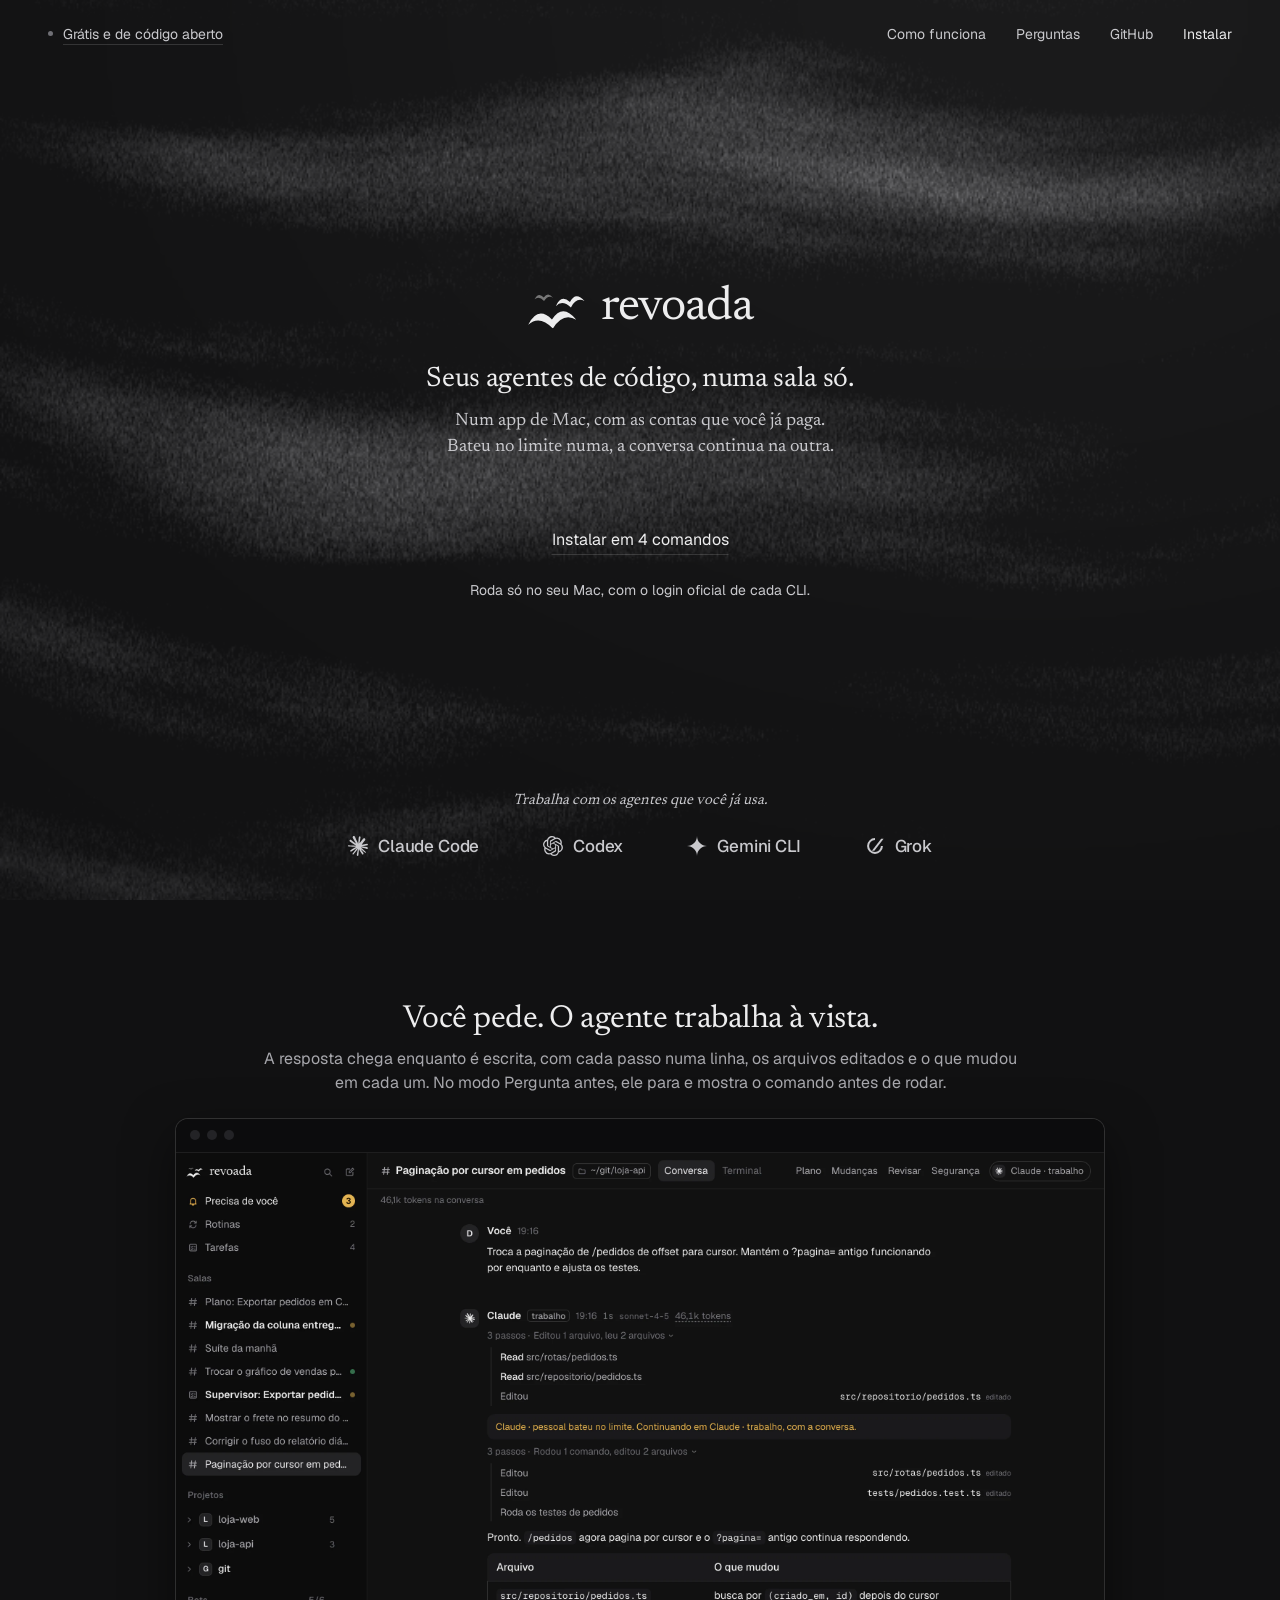
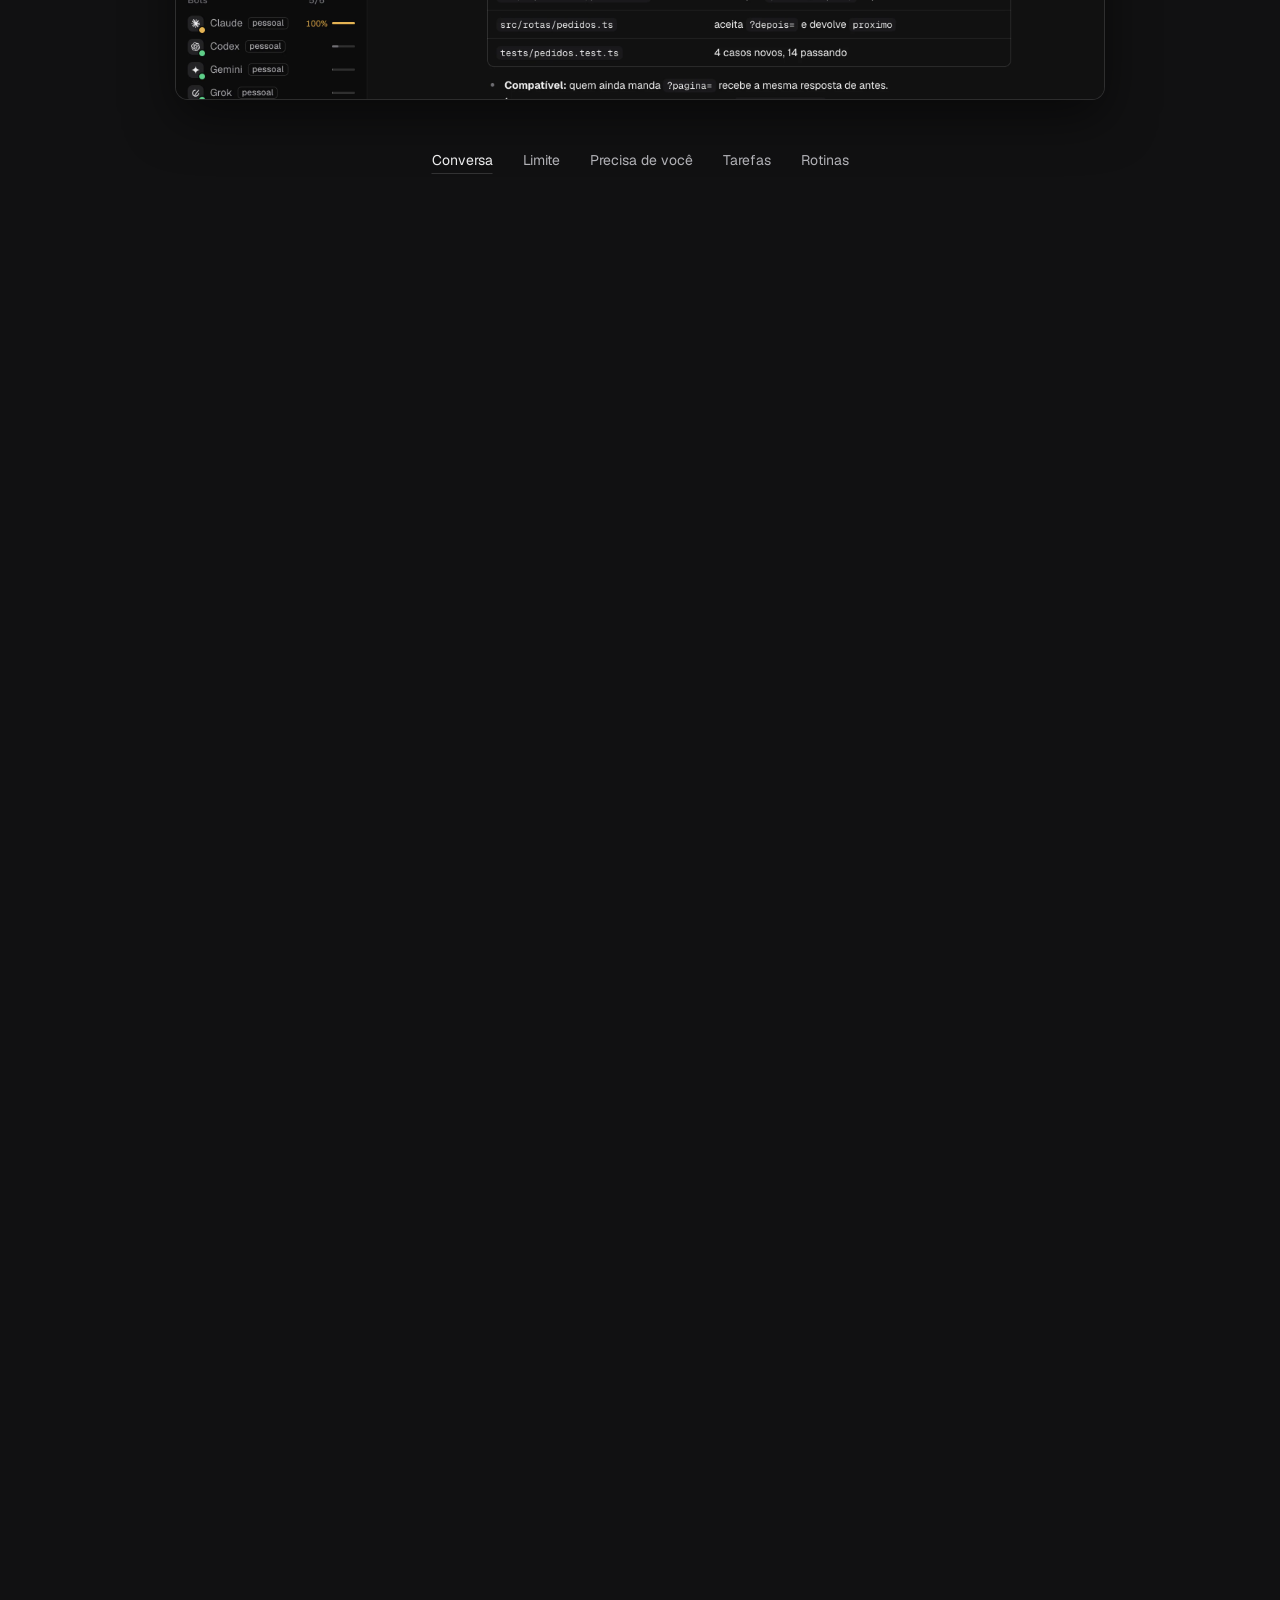
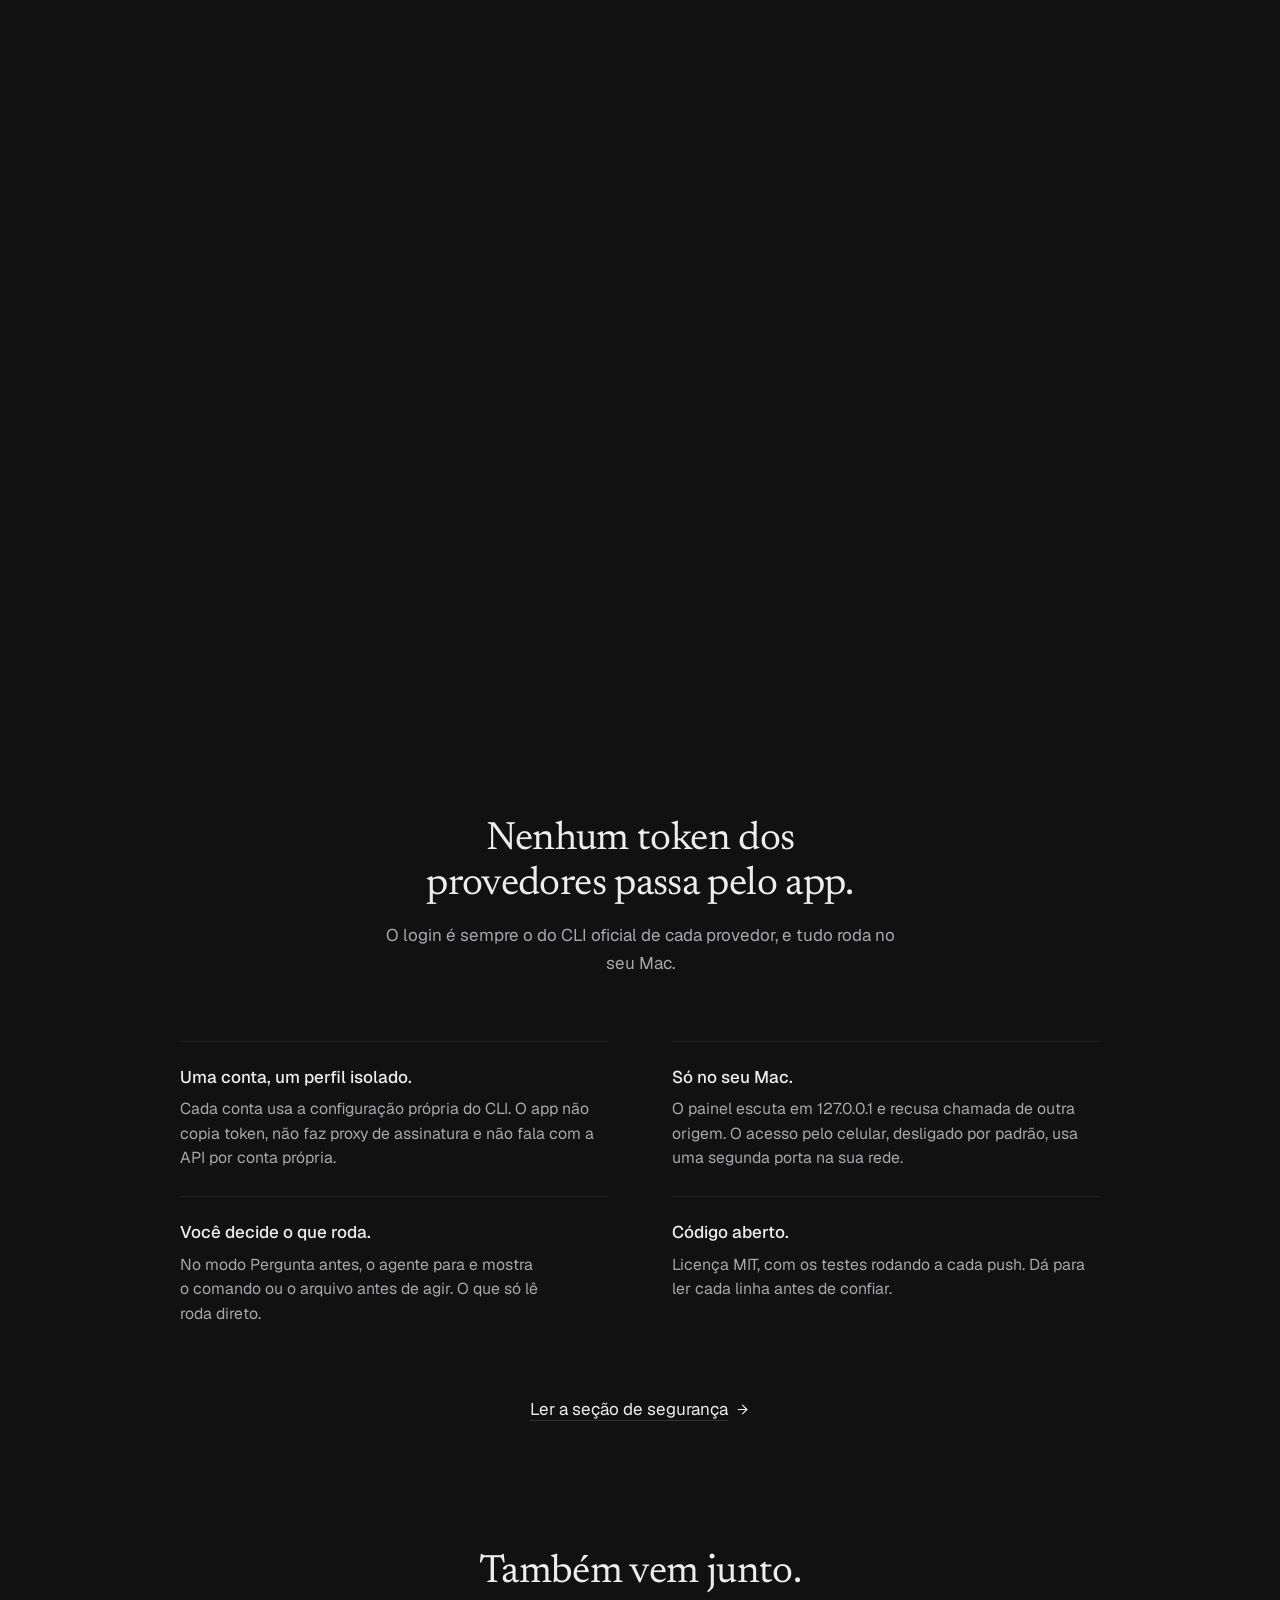
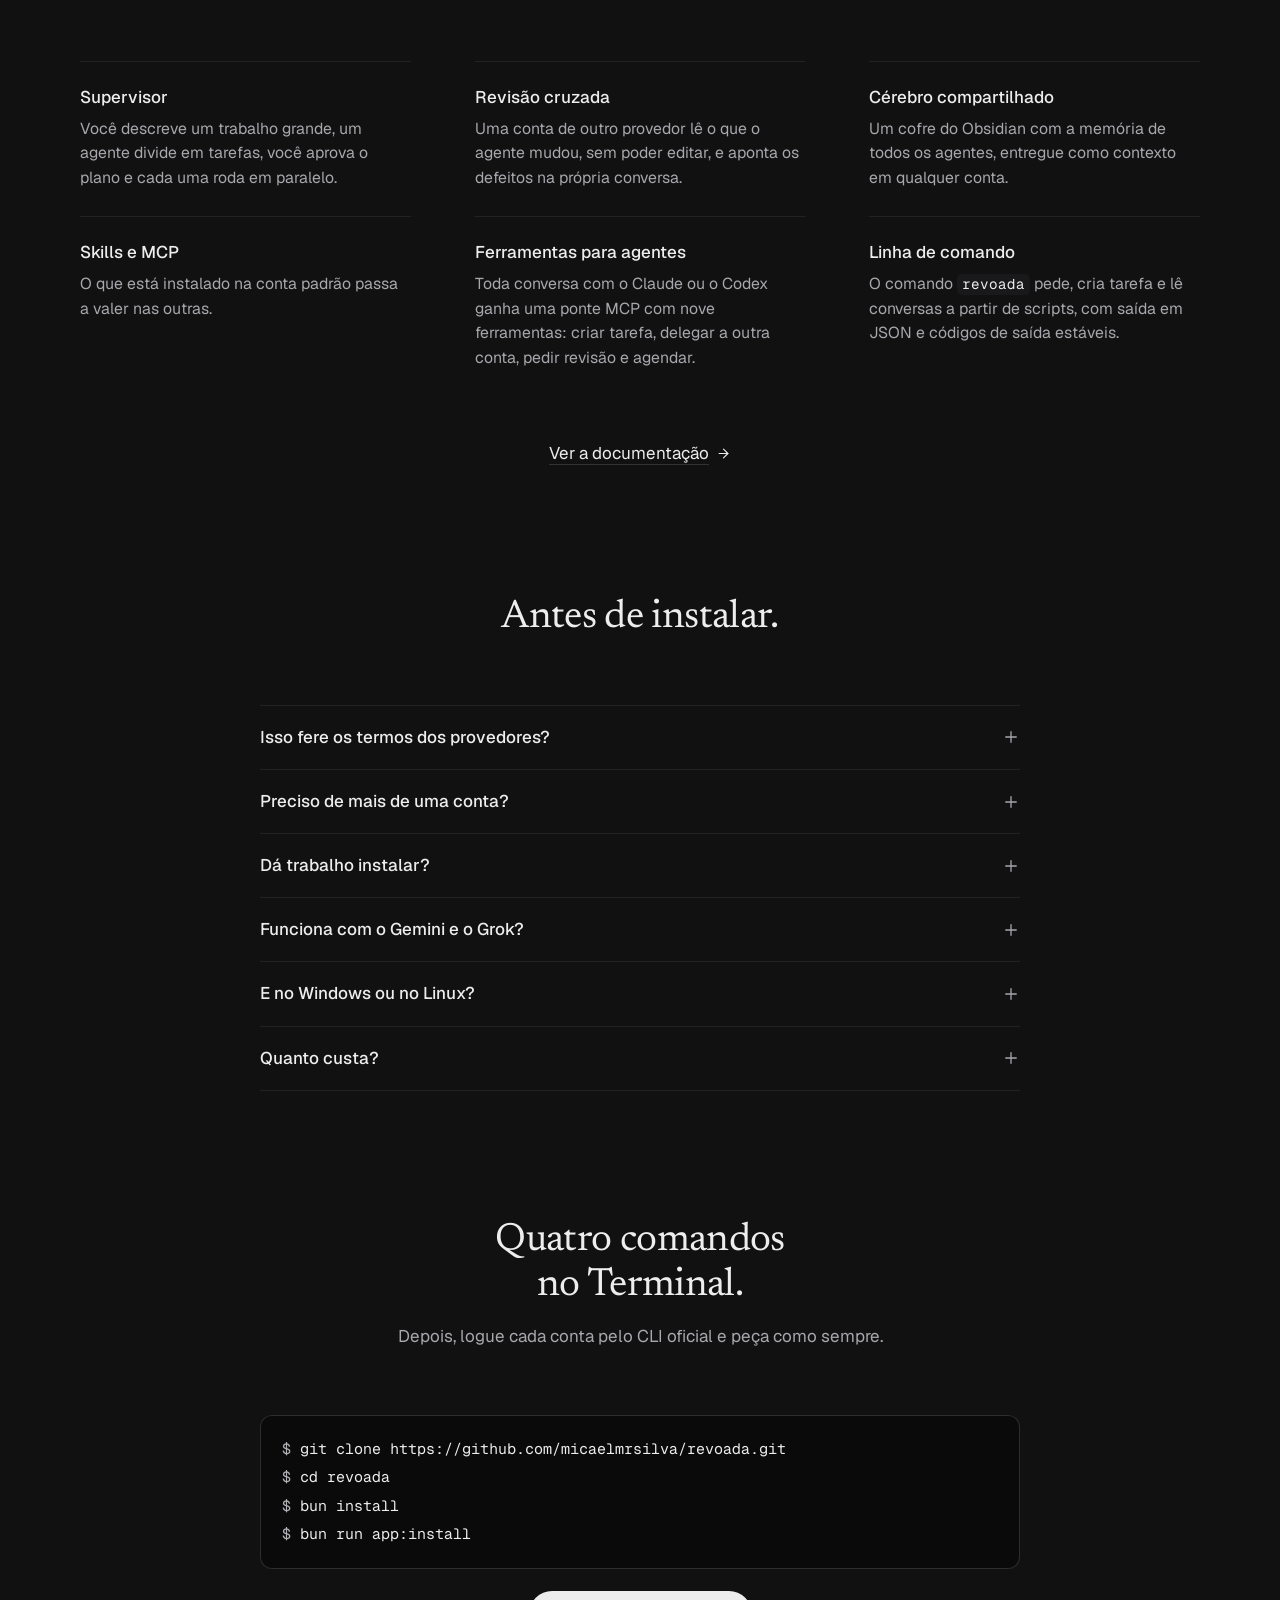
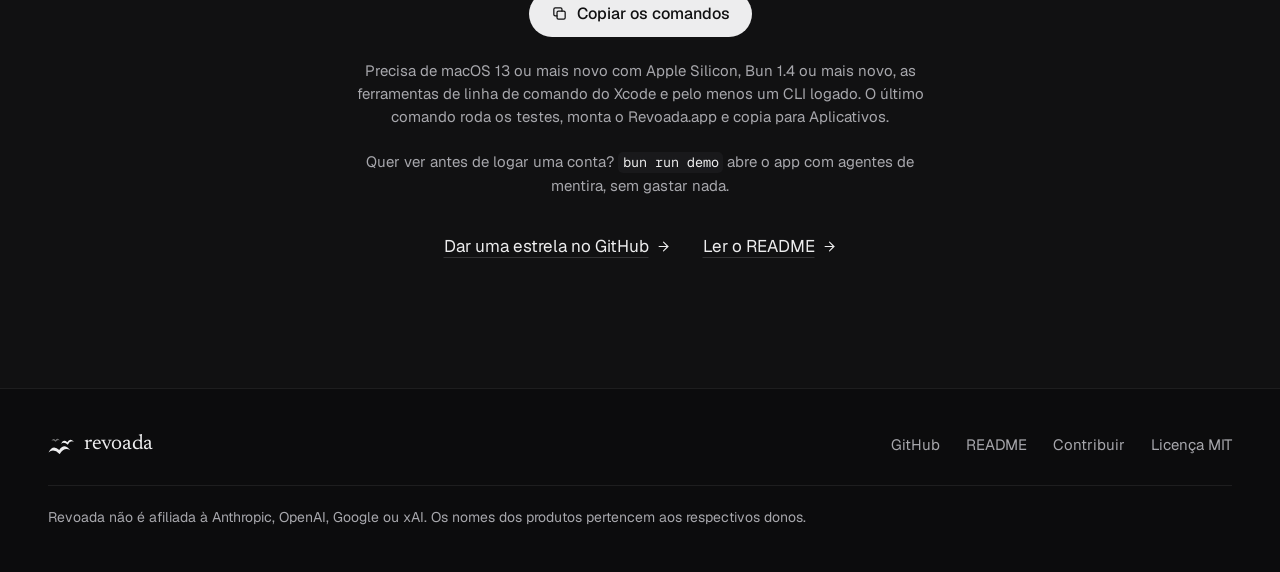
<file: site/index.html>
<!doctype html>
<html lang="pt-BR">
<head>
  <meta charset="utf-8">
  <meta name="viewport" content="width=device-width, initial-scale=1, viewport-fit=cover">
  <title>Revoada: seus agentes de código numa sala só</title>
  <meta name="description" content="App de Mac que junta suas contas de Claude Code, Codex, Gemini CLI e Grok. Quando uma bate no limite, a conversa continua na outra. Grátis e de código aberto.">
  <meta name="theme-color" content="#111112">
  <meta name="color-scheme" content="dark">
  <meta property="og:type" content="website">
  <meta property="og:title" content="Revoada">
  <meta property="og:description" content="Seus agentes de código numa sala só, com as contas que você já paga. Quando uma bate no limite, a conversa continua na outra.">
  <meta property="og:url" content="https://revoada.ararahq.com/">
  <meta property="og:image" content="https://revoada.ararahq.com/og.jpg">
  <meta property="og:image:width" content="1200">
  <meta property="og:image:height" content="630">
  <meta property="og:image:alt" content="Revoada: seus agentes de código numa sala só. Ao lado, a tela do app com uma conversa.">
  <meta property="og:locale" content="pt_BR">
  <meta name="twitter:card" content="summary_large_image">
  <meta name="twitter:image" content="https://revoada.ararahq.com/og.jpg">
  <link rel="canonical" href="https://revoada.ararahq.com/">
  <link rel="icon" href="favicon.ico" sizes="32x32">
  <link rel="icon" href="icon.svg" type="image/svg+xml">
  <link rel="apple-touch-icon" href="apple-touch-icon.png">
  <link rel="preload" as="font" type="font/woff2" href="newsreader.woff2" crossorigin>
  <link rel="preload" as="font" type="font/woff2" href="geist.woff2" crossorigin>
  <link rel="stylesheet" href="style.css">
  <script type="application/ld+json">
  {
    "@context": "https://schema.org",
    "@type": "SoftwareApplication",
    "name": "Revoada",
    "description": "Junta suas contas de Claude Code, Codex, Gemini CLI e Grok num app de Mac. Quando uma bate no limite de uso, a conversa continua na outra.",
    "url": "https://revoada.ararahq.com/",
    "installUrl": "https://revoada.ararahq.com/#instalar",
    "image": "https://revoada.ararahq.com/og.jpg",
    "applicationCategory": "DeveloperApplication",
    "operatingSystem": "macOS 13 ou mais novo",
    "processorRequirements": "Apple Silicon",
    "inLanguage": "pt-BR",
    "isAccessibleForFree": true,
    "license": "https://github.com/micaelmrsilva/revoada/blob/main/LICENSE",
    "offers": { "@type": "Offer", "price": "0", "priceCurrency": "BRL" },
    "sameAs": "https://github.com/micaelmrsilva/revoada"
  }
  </script>
</head>
<body>
  <svg class="sprite" aria-hidden="true" focusable="false">
    <symbol id="seta" viewBox="0 0 24 24"><path d="M5 12h14"/><path d="m12 5 7 7-7 7"/></symbol>
    <symbol id="mais" viewBox="0 0 24 24"><path d="M12 5v14M5 12h14"/></symbol>
    <symbol id="copiar" viewBox="0 0 24 24"><rect x="8.5" y="8.5" width="11.5" height="11.5" rx="2"/><path d="M15.5 8.5V6A2 2 0 0 0 13.5 4H6a2 2 0 0 0-2 2v7.5a2 2 0 0 0 2 2h2.5"/></symbol>
    <symbol id="logo" viewBox="150 250 720 480"><path d="M240.6 383.8Q288 292.3 351.3 362.4Q404.2 284.1 464 368.2Q405.1 328.2 354.3 405.5Q293.3 336 240.6 383.8Z" fill="currentColor" fill-opacity=".45"/><path d="M496.7 466.5Q555.6 316.5 665.4 415.2Q734.8 284.9 841.4 405.8Q743.3 353.3 677.1 481.7Q571 383.6 496.7 466.5Z" fill="currentColor"/><path d="M164.6 690.3Q280.1 456.9 449.5 626.1Q580 425.4 741.5 629.6Q585.8 535.4 460.8 733.5Q297.3 565.7 164.6 690.3Z" fill="currentColor"/></symbol>
  </svg>

  <div class="fundo" aria-hidden="true" data-fundo><canvas></canvas><i></i><i></i><i></i><i></i><i></i></div>
  <a class="pular" href="#como">Pular para o conteúdo</a>

  <header class="topo">
    <div class="w">
      <a class="aviso" href="https://github.com/micaelmrsilva/revoada" rel="noopener"><i aria-hidden="true"></i>Grátis e de código aberto</a>
      <nav aria-label="Seções">
        <a href="#como">Como funciona</a>
        <a href="#perguntas">Perguntas</a>
        <a href="https://github.com/micaelmrsilva/revoada" rel="noopener">GitHub</a>
        <a class="nav-acao" href="#instalar">Instalar</a>
      </nav>
    </div>
  </header>

  <main>
    <section class="capa" id="inicio" aria-labelledby="titulo">
      <div class="capa-meio">
        <p class="capa-marca"><svg aria-hidden="true"><use href="#logo"/></svg>revoada</p>
        <h1 id="titulo">Seus agentes de código, numa sala só.</h1>
        <p class="sub">Num app de Mac, com as contas que você já paga. Bateu no limite numa, a conversa continua na outra.</p>
        <a class="capa-link" href="#instalar">Instalar em 4 comandos</a>
        <p class="capa-garantia">Roda só no seu Mac, com o login oficial de cada CLI.</p>
      </div>
      <div class="capa-pe">
        <p class="capa-com">Trabalha com os agentes que você já usa.</p>
        <ul class="capa-nomes"><li><svg viewBox="0 0 24 24" aria-hidden="true"><path d="m4.7144 15.9555 4.7174-2.6471.079-.2307-.079-.1275h-.2307l-.7893-.0486-2.6956-.0729-2.3375-.0971-2.2646-.1214-.5707-.1215-.5343-.7042.0546-.3522.4797-.3218.686.0608 1.5179.1032 2.2767.1578 1.6514.0972 2.4468.255h.3886l.0546-.1579-.1336-.0971-.1032-.0972L6.973 9.8356l-2.55-1.6879-1.3356-.9714-.7225-.4918-.3643-.4614-.1578-1.0078.6557-.7225.8803.0607.2246.0607.8925.686 1.9064 1.4754 2.4893 1.8336.3643.3035.1457-.1032.0182-.0728-.164-.2733-1.3539-2.4467-1.445-2.4893-.6435-1.032-.17-.6194c-.0607-.255-.1032-.4674-.1032-.7285L6.287.1335 6.6997 0l.9957.1336.419.3642.6192 1.4147 1.0018 2.2282 1.5543 3.0296.4553.8985.2429.8318.091.255h.1579v-.1457l.1275-1.706.2368-2.0947.2307-2.6957.0789-.7589.3764-.9107.7468-.4918.5828.2793.4797.686-.0668.4433-.2853 1.8517-.5586 2.9021-.3643 1.9429h.2125l.2429-.2429.9835-1.3053 1.6514-2.0643.7286-.8196.85-.9046.5464-.4311h1.0321l.759 1.1293-.34 1.1657-1.0625 1.3478-.8804 1.1414-1.2628 1.7-.7893 1.36.0729.1093.1882-.0183 2.8535-.607 1.5421-.2794 1.8396-.3157.8318.3886.091.3946-.3278.8075-1.967.4857-2.3072.4614-3.4364.8136-.0425.0304.0486.0607 1.5482.1457.6618.0364h1.621l3.0175.2247.7892.522.4736.6376-.079.4857-1.2142.6193-1.6393-.3886-3.825-.9107-1.3113-.3279h-.1822v.1093l1.0929 1.0686 2.0035 1.8092 2.5075 2.3314.1275.5768-.3218.4554-.34-.0486-2.2039-1.6575-.85-.7468-1.9246-1.621h-.1275v.17l.4432.6496 2.3436 3.5214.1214 1.0807-.17.3521-.6071.2125-.6679-.1214-1.3721-1.9246L14.38 17.959l-1.1414-1.9428-.1397.079-.674 7.2552-.3156.3703-.7286.2793-.6071-.4614-.3218-.7468.3218-1.4753.3886-1.9246.3157-1.53.2853-1.9004.17-.6314-.0121-.0425-.1397.0182-1.4328 1.9672-2.1796 2.9446-1.7243 1.8456-.4128.164-.7164-.3704.0667-.6618.4008-.5889 2.386-3.0357 1.4389-1.882.929-1.0868-.0062-.1579h-.0546l-6.3385 4.1164-1.1293.1457-.4857-.4554.0608-.7467.2307-.2429 1.9064-1.3114Z"/></svg>Claude Code</li><li><svg viewBox="0 0 24 24" aria-hidden="true"><path d="M22.2819 9.8211a5.9847 5.9847 0 0 0-.5157-4.9108 6.0462 6.0462 0 0 0-6.5098-2.9A6.0651 6.0651 0 0 0 4.9807 4.1818a5.9847 5.9847 0 0 0-3.9977 2.9 6.0462 6.0462 0 0 0 .7427 7.0966 5.98 5.98 0 0 0 .511 4.9107 6.051 6.051 0 0 0 6.5146 2.9001A5.9847 5.9847 0 0 0 13.2599 24a6.0557 6.0557 0 0 0 5.7718-4.2058 5.9894 5.9894 0 0 0 3.9977-2.9001 6.0557 6.0557 0 0 0-.7475-7.0729zm-9.022 12.6081a4.4755 4.4755 0 0 1-2.8764-1.0408l.1419-.0804 4.7783-2.7582a.7948.7948 0 0 0 .3927-.6813v-6.7369l2.02 1.1686a.071.071 0 0 1 .038.052v5.5826a4.504 4.504 0 0 1-4.4945 4.4944zm-9.6607-4.1254a4.4708 4.4708 0 0 1-.5346-3.0137l.142.0852 4.783 2.7582a.7712.7712 0 0 0 .7806 0l5.8428-3.3685v2.3324a.0804.0804 0 0 1-.0332.0615L9.74 19.9502a4.4992 4.4992 0 0 1-6.1408-1.6464zM2.3408 7.8956a4.485 4.485 0 0 1 2.3655-1.9728V11.6a.7664.7664 0 0 0 .3879.6765l5.8144 3.3543-2.0201 1.1685a.0757.0757 0 0 1-.071 0l-4.8303-2.7865A4.504 4.504 0 0 1 2.3408 7.872zm16.5963 3.8558L13.1038 8.364 15.1192 7.2a.0757.0757 0 0 1 .071 0l4.8303 2.7913a4.4944 4.4944 0 0 1-.6765 8.1042v-5.6772a.79.79 0 0 0-.407-.667zm2.0107-3.0231l-.142-.0852-4.7735-2.7818a.7759.7759 0 0 0-.7854 0L9.409 9.2297V6.8974a.0662.0662 0 0 1 .0284-.0615l4.8303-2.7866a4.4992 4.4992 0 0 1 6.6802 4.66zM8.3065 12.863l-2.02-1.1638a.0804.0804 0 0 1-.038-.0567V6.0742a4.4992 4.4992 0 0 1 7.3757-3.4537l-.142.0805L8.704 5.459a.7948.7948 0 0 0-.3927.6813zm1.0976-2.3654l2.602-1.4998 2.6069 1.4998v2.9994l-2.5974 1.4997-2.6067-1.4997Z"/></svg>Codex</li><li><svg viewBox="0 0 24 24" aria-hidden="true"><path d="M11.04 19.32Q12 21.51 12 24q0-2.49.93-4.68.96-2.19 2.58-3.81t3.81-2.55Q21.51 12 24 12q-2.49 0-4.68-.93a12.3 12.3 0 0 1-3.81-2.58 12.3 12.3 0 0 1-2.58-3.81Q12 2.49 12 0q0 2.49-.96 4.68-.93 2.19-2.55 3.81a12.3 12.3 0 0 1-3.81 2.58Q2.49 12 0 12q2.49 0 4.68.96 2.19.93 3.81 2.55t2.55 3.81"/></svg>Gemini CLI</li><li><svg viewBox="0 0 24 24" aria-hidden="true"><path d="M12 2.5a9.5 9.5 0 1 0 9.5 9.5h-2.4A7.1 7.1 0 1 1 12 4.9z"/><path d="M8.3 17.6 19.4 3.2h2.9L11.2 17.6z"/></svg>Grok</li></ul>
      </div>
    </section>

    <section class="passeio" id="como" aria-label="Como funciona" data-passeio>
      <article class="passo" data-cena="conversa" data-rotulo="Conversa">
        <div class="passo-texto">
          <h2>Você pede. O agente trabalha à vista.</h2>
          <p>A resposta chega enquanto é escrita, com cada passo numa linha, os arquivos editados e o que mudou em cada um. No modo Pergunta antes, ele para e mostra o comando antes de rodar.</p>
        </div>
          <figure class="janela">
            <div class="barra" aria-hidden="true"><i></i><i></i><i></i></div>
            <picture>
              <source media="(max-width: 700px)" srcset="img/conversa-m.webp" width="784" height="1640">
              <source media="(max-width: 1040px)" srcset="img/conversa-t.webp" width="1840" height="1760">
              <img src="img/conversa.webp" width="2560" height="1920" fetchpriority="high" decoding="async" alt="Janela do Revoada. Na lateral, Precisa de você com 3 itens, Rotinas, Tarefas, as salas, os projetos e os bots com o uso de cada conta. No meio, uma conversa em que a conta Claude pessoal bate no limite depois de três passos e a conta Claude trabalho continua, edita dois arquivos, roda os testes e responde com uma tabela do que mudou.">
            </picture>
          </figure>
      </article>
      <article class="passo" data-cena="limite" data-rotulo="Limite">
        <div class="passo-texto">
          <h2>A conta bateu no limite. A conversa continua.</h2>
          <p>Cada conta entra com o login do CLI oficial e mostra quanto já usou. Quando uma chega no limite, o pedido segue na próxima conta do mesmo provedor, com o que já foi dito e feito.</p>
        </div>
          <figure class="janela">
            <div class="barra" aria-hidden="true"><i></i><i></i><i></i></div>
            <picture>
              <source media="(max-width: 700px)" srcset="img/contas-m.webp" width="784" height="1520">
              <source media="(max-width: 1040px)" srcset="img/contas-t.webp" width="1840" height="1700">
              <img src="img/contas.webp" width="2560" height="1700" loading="lazy" decoding="async" alt="Tela Contas. Claude pessoal com a janela de cinco horas em 100% e um aviso de que a conta está em pausa e o rodízio leva os pedidos para a próxima conta do mesmo provedor, com a conversa junto. Abaixo, Claude trabalho em 38%, duas contas do Codex, uma do Gemini e uma do Grok.">
            </picture>
          </figure>
      </article>
      <article class="passo" data-cena="precisa" data-rotulo="Precisa de você">
        <div class="passo-texto">
          <h2>O que precisa de você, num lugar só.</h2>
          <p>Pedido de permissão, plano esperando aprovação, tarefa pronta para revisar. Tudo aparece numa lista, de todas as conversas, e você responde ali mesmo.</p>
        </div>
          <figure class="janela">
            <div class="barra" aria-hidden="true"><i></i><i></i><i></i></div>
            <picture>
              <source media="(max-width: 700px)" srcset="img/precisa-m.webp" width="784" height="1280">
              <source media="(max-width: 1040px)" srcset="img/precisa-t.webp" width="1840" height="1200">
              <img src="img/precisa.webp" width="2560" height="1280" loading="lazy" decoding="async" alt="Tela Precisa de você com três itens: Claude trabalho pede permissão para rodar um comando, com os botões Permitir e Negar. O supervisor terminou um plano e espera aprovação. Uma tarefa terminou e espera revisão.">
            </picture>
          </figure>
      </article>
      <article class="passo" data-cena="tarefas" data-rotulo="Tarefas">
        <div class="passo-texto">
          <h2>Uma tarefa por linha, um agente para cada.</h2>
          <p>Cada tarefa vira um agente numa cópia própria do repositório, que some sozinha quando o trabalho vira PR. Quando ele termina, a tarefa vai para Revisar.</p>
        </div>
          <figure class="janela">
            <div class="barra" aria-hidden="true"><i></i><i></i><i></i></div>
            <picture>
              <source media="(max-width: 700px)" srcset="img/tarefas-m.webp" width="784" height="1520">
              <source media="(max-width: 1040px)" srcset="img/tarefas-t.webp" width="1840" height="1760">
              <img src="img/tarefas.webp" width="2560" height="1680" loading="lazy" decoding="async" alt="Tela Tarefas. Um campo para despejar tarefas, uma por linha, e quatro grupos: duas tarefas a fazer, uma sendo feita pelo Codex, uma para revisar e uma feita.">
            </picture>
          </figure>
      </article>
      <article class="passo" data-cena="rotinas" data-rotulo="Rotinas">
        <div class="passo-texto">
          <h2>Rotinas que rodam sem você.</h2>
          <p>Escreva o pedido e escolha a hora, uma vez ou todo dia. Na hora marcada ele vira uma conversa nova. O app precisa estar aberto, porque a rotina não acorda o Mac sozinha.</p>
        </div>
          <figure class="janela">
            <div class="barra" aria-hidden="true"><i></i><i></i><i></i></div>
            <picture>
              <source media="(max-width: 700px)" srcset="img/rotinas-m.webp" width="784" height="1400">
              <source media="(max-width: 1040px)" srcset="img/rotinas-t.webp" width="1840" height="1040">
              <img src="img/rotinas.webp" width="2560" height="1080" loading="lazy" decoding="async" alt="Tela Rotinas com dois pedidos agendados: atualizar as dependências toda segunda às 07:30 pelo Codex e rodar a suíte inteira de segunda a sexta às 08:00 pelo Claude, que já rodou hoje.">
            </picture>
          </figure>
      </article>
      <p class="passeio-nota">Telas do app com dados de exemplo.</p>
    </section>

    <section class="secao" id="seguranca" aria-labelledby="seguranca-titulo">
      <div class="w">
        <header class="secao-topo">
          <h2 id="seguranca-titulo">Nenhum token dos provedores passa pelo app.</h2>
          <p>O login é sempre o do CLI oficial de cada provedor, e tudo roda no seu Mac.</p>
        </header>
        <dl class="grade grade-2">
          <div><dt>Uma conta, um perfil isolado.</dt><dd>Cada conta usa a configuração própria do CLI. O app não copia token, não faz proxy de assinatura e não fala com a API por conta própria.</dd></div>
          <div><dt>Só no seu Mac.</dt><dd>O painel escuta em 127.0.0.1 e recusa chamada de outra origem. O acesso pelo celular, desligado por padrão, usa uma segunda porta na sua rede.</dd></div>
          <div><dt>Você decide o que roda.</dt><dd>No modo Pergunta antes, o agente para e mostra o comando ou o arquivo antes de agir. O que só lê roda direto.</dd></div>
          <div><dt>Código aberto.</dt><dd>Licença MIT, com os testes rodando a cada push. Dá para ler cada linha antes de confiar.</dd></div>
        </dl>
        <p class="secao-elo"><a class="elo" href="https://github.com/micaelmrsilva/revoada#segurança" rel="noopener">Ler a seção de segurança <svg aria-hidden="true"><use href="#seta"/></svg></a></p>
      </div>
    </section>

    <section class="secao" id="agentes" aria-labelledby="tambem-titulo">
      <div class="w">
        <header class="secao-topo">
          <h2 id="tambem-titulo">Também vem junto.</h2>
        </header>
        <dl class="grade grade-3">
          <div><dt>Supervisor</dt><dd>Você descreve um trabalho grande, um agente divide em tarefas, você aprova o plano e cada uma roda em paralelo.</dd></div>
          <div><dt>Revisão cruzada</dt><dd>Uma conta de outro provedor lê o que o agente mudou, sem poder editar, e aponta os defeitos na própria conversa.</dd></div>
          <div><dt>Cérebro compartilhado</dt><dd>Um cofre do Obsidian com a memória de todos os agentes, entregue como contexto em qualquer conta.</dd></div>
          <div><dt>Skills e MCP</dt><dd>O que está instalado na conta padrão passa a valer nas outras.</dd></div>
          <div><dt>Ferramentas para agentes</dt><dd>Toda conversa com o Claude ou o Codex ganha uma ponte MCP com nove ferramentas: criar tarefa, delegar a outra conta, pedir revisão e agendar.</dd></div>
          <div><dt>Linha de comando</dt><dd>O comando <code>revoada</code> pede, cria tarefa e lê conversas a partir de scripts, com saída em JSON e códigos de saída estáveis.</dd></div>
        </dl>
        <p class="secao-elo"><a class="elo" href="https://github.com/micaelmrsilva/revoada#para-agentes" rel="noopener">Ver a documentação <svg aria-hidden="true"><use href="#seta"/></svg></a></p>
      </div>
    </section>

    <section class="secao secao-estreita" id="perguntas" aria-labelledby="perguntas-titulo">
      <div class="w">
        <header class="secao-topo">
          <h2 id="perguntas-titulo">Antes de instalar.</h2>
        </header>
        <div class="perguntas">
          <details>
            <summary>Isso fere os termos dos provedores?<svg aria-hidden="true"><use href="#mais"/></svg></summary>
            <p>O app usa o login de cada CLI oficial, sem copiar token nem fazer proxy de assinatura. Mas usar várias contas pode ter regras próprias em cada provedor. Leia os termos de uso de cada um.</p>
          </details>
          <details>
            <summary>Preciso de mais de uma conta?<svg aria-hidden="true"><use href="#mais"/></svg></summary>
            <p>Não. Com uma conta você já tem a conversa com cada passo à vista, as tarefas, as rotinas e o cérebro. O rodízio entra quando você logar a segunda.</p>
          </details>
          <details>
            <summary>Dá trabalho instalar?<svg aria-hidden="true"><use href="#mais"/></svg></summary>
            <p>São quatro comandos no Terminal, com o Bun e as ferramentas de linha de comando do Xcode instalados. O último roda os testes e monta o app. Depois, cada conta entra pelo login do CLI dela.</p>
          </details>
          <details>
            <summary>Funciona com o Gemini e o Grok?<svg aria-hidden="true"><use href="#mais"/></svg></summary>
            <p>Funciona, com limites. Aprovação por ação e texto ao vivo só no Claude. As ferramentas para agentes só no Claude e no Codex. O Grok responde como texto único.</p>
          </details>
          <details>
            <summary>E no Windows ou no Linux?<svg aria-hidden="true"><use href="#mais"/></svg></summary>
            <p>O app é só para macOS 13 ou mais novo com Apple Silicon, e a interface é só em português. O servidor roda em Linux, onde os testes rodam, mas sem a janela nativa.</p>
          </details>
          <details>
            <summary>Quanto custa?<svg aria-hidden="true"><use href="#mais"/></svg></summary>
            <p>Nada. A licença é MIT. Você continua pagando só os planos que já tem com cada provedor.</p>
          </details>
        </div>
      </div>
    </section>

    <section class="secao secao-estreita fecho" id="instalar" aria-labelledby="instalar-titulo">
      <div class="w">
        <header class="secao-topo">
          <h2 id="instalar-titulo">Quatro comandos no Terminal.</h2>
          <p>Depois, logue cada conta pelo CLI oficial e peça como sempre.</p>
        </header>
        <div class="comandos">
          <pre data-comandos tabindex="0" aria-label="Comandos de instalação"><code><span>git clone https://github.com/micaelmrsilva/revoada.git</span>
<span>cd revoada</span>
<span>bun install</span>
<span>bun run app:install</span></code></pre>
          <button type="button" class="btn" data-copiar><svg aria-hidden="true"><use href="#copiar"/></svg><span data-copiar-texto aria-live="polite">Copiar os comandos</span></button>
        </div>
        <p class="nota">Precisa de macOS 13 ou mais novo com Apple Silicon, Bun 1.4 ou mais novo, as ferramentas de linha de comando do Xcode e pelo menos um CLI logado. O último comando roda os testes, monta o Revoada.app e copia para Aplicativos.</p>
        <p class="nota">Quer ver antes de logar uma conta? <code>bun run demo</code> abre o app com agentes de mentira, sem gastar nada.</p>
        <p class="elos"><a class="elo" href="https://github.com/micaelmrsilva/revoada" rel="noopener">Dar uma estrela no GitHub <svg aria-hidden="true"><use href="#seta"/></svg></a><a class="elo" href="https://github.com/micaelmrsilva/revoada#readme" rel="noopener">Ler o README <svg aria-hidden="true"><use href="#seta"/></svg></a></p>
      </div>
    </section>
  </main>

  <footer class="rodape">
    <div class="w">
      <a class="marca" href="#inicio" aria-label="Revoada, início"><svg aria-hidden="true"><use href="#logo"/></svg>revoada</a>
      <ul>
        <li><a href="https://github.com/micaelmrsilva/revoada" rel="noopener">GitHub</a></li>
        <li><a href="https://github.com/micaelmrsilva/revoada#readme" rel="noopener">README</a></li>
        <li><a href="https://github.com/micaelmrsilva/revoada/blob/main/CONTRIBUTING.md" rel="noopener">Contribuir</a></li>
        <li><a href="https://github.com/micaelmrsilva/revoada/blob/main/LICENSE" rel="noopener">Licença MIT</a></li>
      </ul>
      <p class="legal">Revoada não é afiliada à Anthropic, OpenAI, Google ou xAI. Os nomes dos produtos pertencem aos respectivos donos.</p>
    </div>
  </footer>

  <script src="main.js" defer></script>
</body>
</html>
</file>
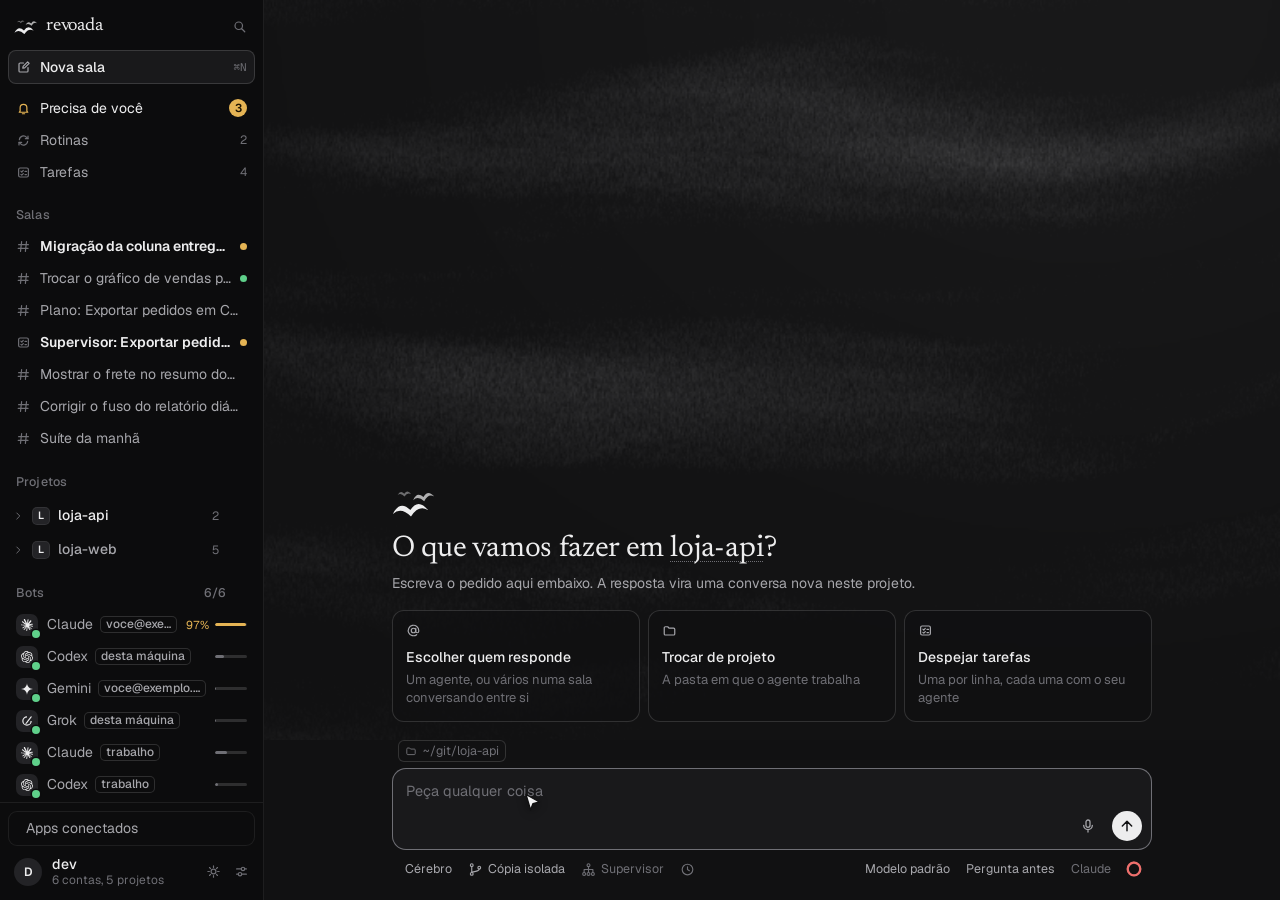
<file: site/demo/index.html>
<!doctype html>
<html lang="pt-BR">
<head>
<meta charset="utf-8">
<meta name="viewport" content="width=device-width, initial-scale=1">
<title>Revoada</title>
<link rel="icon" href="../icon.svg">
<meta name="robots" content="noindex">
<script src="demo.js"></script>
<script>
  // tema antes da primeira pintura: escuro, a não ser que a pessoa tenha escolhido outro
  (() => { let t; try { t = localStorage.getItem("theme"); } catch {} document.documentElement.dataset.theme = t === "system" ? (matchMedia("(prefers-color-scheme: dark)").matches ? "dark" : "light") : t === "light" ? "light" : "dark"; })();
</script>
<style>
  @font-face { font-family: "Geist"; src: url("../geist.woff2") format("woff2"); font-weight: 100 900; font-display: swap; }
  @font-face { font-family: "Geist Mono"; src: url("../geist-mono.woff2") format("woff2"); font-weight: 100 900; font-display: swap; }
  @font-face { font-family: "Newsreader"; src: url("../newsreader.woff2") format("woff2"); font-weight: 200 800; font-display: swap; }
  :root {
    --fundo: #111112; --lateral: #0c0c0d; --sup: #19191b; --sup2: #232326;
    --fio: rgba(255, 255, 255, 0.075); --fio2: rgba(255, 255, 255, 0.14);
    --tinta: #ededee; --tinta2: #a7a7ac; --tinta3: #6f6f75;
    --acento: #ededee; --acento-fraco: rgba(255, 255, 255, 0.08);
    --verde: #5fd08a; --ambar: #e5b454; --erro: #ef6f6c;
    --botao: #ededee; --sobre-botao: #111112;
    --term: #0a0a0b; --term-line: rgba(255, 255, 255, 0.075); --sombra: 0 18px 50px rgba(0, 0, 0, 0.5);
    --grao: url("data:image/svg+xml,%3Csvg xmlns='http://www.w3.org/2000/svg' width='320' height='320'%3E%3Cfilter id='n'%3E%3CfeTurbulence type='fractalNoise' baseFrequency='.95' numOctaves='2' stitchTiles='stitch'/%3E%3CfeColorMatrix values='0 0 0 0 1 0 0 0 0 1 0 0 0 0 1 0 0 0 .55 0'/%3E%3C/filter%3E%3Crect width='100%25' height='100%25' filter='url(%23n)'/%3E%3C/svg%3E");
    --serifa: "Newsreader", "Iowan Old Style", Georgia, serif;
    --mono: "Geist Mono", ui-monospace, Menlo, monospace;
    color-scheme: dark;
    /* nomes do tema anterior, ainda usados em estilos escritos pelo script */
    --bg: var(--fundo); --side: var(--lateral); --soft: var(--sup); --line: var(--fio2); --ink: var(--botao); --on-ink: var(--sobre-botao);
    --text: var(--tinta); --mute: var(--tinta2); --faint: var(--tinta3); --red: var(--erro); --amber: var(--ambar); --teal: var(--tinta2); --shadow: var(--sombra);
  }
  :root[data-theme="light"] {
    --fundo: #fbfbfa; --lateral: #f3f3f2; --sup: #f1f1f0; --sup2: #e6e6e5;
    --fio: rgba(17, 17, 18, 0.09); --fio2: rgba(17, 17, 18, 0.18);
    --tinta: #111112; --tinta2: #55555a; --tinta3: #8a8a90;
    --acento: #111112; --acento-fraco: rgba(17, 17, 18, 0.06);
    --verde: #1f8a4c; --ambar: #8a5a06; --erro: #c23b38;
    --botao: #111112; --sobre-botao: #fbfbfa;
    --term: #111112; --term-line: #111112; --sombra: 0 18px 50px rgba(10, 15, 16, 0.16);
    --grao: url("data:image/svg+xml,%3Csvg xmlns='http://www.w3.org/2000/svg' width='320' height='320'%3E%3Cfilter id='n'%3E%3CfeTurbulence type='fractalNoise' baseFrequency='.95' numOctaves='2' stitchTiles='stitch'/%3E%3CfeColorMatrix values='0 0 0 0 0 0 0 0 0 0 0 0 0 0 0 0 0 0 .5 0'/%3E%3C/filter%3E%3Crect width='100%25' height='100%25' filter='url(%23n)'/%3E%3C/svg%3E");
    color-scheme: light;
  }
  * { box-sizing: border-box; }
  html, body { height: 100%; margin: 0; }
  body { background: var(--fundo); color: var(--tinta); font: 14px/1.5 "Geist", ui-sans-serif, system-ui, -apple-system, sans-serif; display: grid; grid-template-columns: 264px minmax(0, 1fr); overflow: hidden; -webkit-font-smoothing: antialiased; }
  /* janela estreita (painel aberto num navegador, lado a lado com outra coisa): a lateral cede espaço */
  @media (max-width: 860px) { body { grid-template-columns: 208px minmax(0, 1fr); } }
  button, input, textarea { font: inherit; color: inherit; }
  button { cursor: pointer; background: none; border: 0; padding: 0; text-align: left; }
  button:disabled { opacity: .4; cursor: default; }
  :focus-visible { outline: 2px solid var(--acento); outline-offset: 2px; border-radius: 6px; }
  svg { flex: none; }
  svg.i { width: 15px; height: 15px; stroke: currentColor; fill: none; stroke-width: 1.6; stroke-linecap: round; stroke-linejoin: round; }
  svg.logo { width: 14px; height: 14px; fill: currentColor; }
  h1, h2, h3, h4, p { margin: 0; }
  .label { display: block; font-size: 13px; font-weight: 500; color: var(--tinta3); letter-spacing: .01em; }
  .num { font-variant-numeric: tabular-nums; }
  .btn { display: inline-flex; align-items: center; justify-content: center; gap: 7px; min-height: 30px; padding: 4px 13px; border-radius: 999px; background: var(--botao); color: var(--sobre-botao); font-weight: 500; white-space: nowrap; transition: transform .12s ease, opacity .12s ease; }
  .btn:hover { opacity: .9; } .btn:active { transform: scale(.97); }
  .btn.line { background: transparent; color: var(--tinta); box-shadow: inset 0 0 0 1px var(--fio2); }
  .btn.line:hover { background: var(--sup); opacity: 1; }
  .btn.mini { min-height: 26px; padding: 2px 10px; font-size: 13px; }
  .link { color: var(--tinta2); text-decoration: underline; text-underline-offset: 3px; text-decoration-color: var(--fio2); white-space: nowrap; font-size: 13px; }
  .link:hover { color: var(--tinta); text-decoration-color: var(--tinta3); }
  input[type=text], input[type=time], input[type=datetime-local], textarea { background: var(--fundo); border: 0; box-shadow: inset 0 0 0 1px var(--fio2); border-radius: 10px; padding: 9px 12px; width: 100%; }
  input[type=text]:focus, input[type=time]:focus, input[type=datetime-local]:focus, textarea:focus { outline: none; box-shadow: inset 0 0 0 1.5px var(--tinta2); }
  ::placeholder { color: var(--tinta3); }
  .dot { display: inline-block; width: 7px; height: 7px; border-radius: 50%; background: var(--erro); flex: none; }
  .dot.live { background: var(--tinta3); }
  .dot.busy { background: var(--verde); animation: pulse 1.6s ease-in-out infinite; }
  .dot.wait { background: var(--ambar); animation: pulse 1.6s ease-in-out infinite; }
  @keyframes pulse { 50% { opacity: .35; } }
  @media (prefers-reduced-motion: reduce) { .dot.busy, .dot.wait { animation: none; } }
  .tag { font-size: 12px; font-weight: 500; color: var(--tinta2); padding: 0 6px; height: 17px; display: inline-flex; align-items: center; border-radius: 5px; box-shadow: inset 0 0 0 1px var(--fio2); white-space: nowrap; flex: none; }
  .tag.red { color: var(--erro); box-shadow: inset 0 0 0 1px color-mix(in srgb, var(--erro) 40%, transparent); }
  .tag.amber { color: var(--ambar); box-shadow: inset 0 0 0 1px color-mix(in srgb, var(--ambar) 40%, transparent); }
  .tag.ok { color: var(--verde); box-shadow: inset 0 0 0 1px color-mix(in srgb, var(--verde) 40%, transparent); }
  .tag.mute { color: var(--tinta3); }
  /* rosto: o símbolo do provedor num quadrado; "eu" é a inicial de quem usa */
  .rosto { position: relative; flex: none; width: 26px; height: 26px; border-radius: 8px; background: var(--sup2); display: grid; place-items: center; color: var(--tinta); }
  .rosto.p { width: 22px; height: 22px; border-radius: 7px; } .rosto.p svg.logo { width: 12px; height: 12px; }
  .rosto.pp { width: 18px; height: 18px; border-radius: 6px; } .rosto.pp svg.logo { width: 10px; height: 10px; }
  .rosto.eu { border-radius: 50%; font-size: 12px; font-weight: 600; text-transform: uppercase; }
  .selo { width: 24px; height: 24px; border-radius: 50%; background: var(--sup2); display: grid; place-items: center; color: var(--tinta); flex: none; }
  .selo svg.logo { width: 13px; height: 13px; }
  .pilha { display: flex; } .pilha > * { margin-left: -6px; box-shadow: 0 0 0 2px var(--lateral); } .pilha > *:first-child { margin-left: 0; }

  /* lateral */
  aside { background: var(--lateral); border-right: 1px solid var(--fio); display: flex; flex-direction: column; min-height: 0; min-width: 0; position: relative; z-index: 6; }
  .lat-topo { display: flex; align-items: center; gap: 2px; padding: 12px 10px 8px 14px; }
  .marca { display: flex; align-items: center; gap: 8px; margin-right: auto; font-family: var(--serifa); font-weight: 400; font-size: 18px; letter-spacing: -.012em; min-width: 0; }
  .marca span { width: 24px; display: block; line-height: 0; }
  [data-logo] svg path { fill: currentColor; }
  /* app desktop: a faixa de cima é da barra de título (semáforo e arrastar a janela) */
  html.desktop .lat-topo { padding-top: 40px; }
  html.desktop .topo { padding-top: 24px; }
  html.desktop .wrap { padding-top: 54px; }
  .ic-b { width: 28px; height: 28px; border-radius: 8px; display: grid; place-items: center; color: var(--tinta3); flex: none; }
  .ic-b:hover { background: var(--sup); color: var(--tinta); }
  .find { display: none; align-items: center; gap: 8px; margin: 0 10px 6px; padding: 6px 8px; border-radius: 8px; color: var(--tinta3); box-shadow: inset 0 0 0 1px var(--fio); cursor: text; }
  aside.busca .find { display: flex; }
  .find:focus-within { box-shadow: inset 0 0 0 1px var(--fio2); color: var(--tinta); }
  .find input { flex: 1; min-width: 0; border: 0; background: none; padding: 0; outline: none; font-size: 14px; }
  kbd { font: 11px var(--mono); color: var(--tinta3); }
  /* começar uma sala é a primeira linha da lateral, por extenso: antes era só um ícone no canto */
  .item.nova-sala { color: var(--tinta); font-weight: 500; box-shadow: inset 0 0 0 1px var(--fio2); margin-bottom: 8px; min-height: 34px; }
  .item.nova-sala:hover { background: var(--sup); } .item.nova-sala.on { background: var(--sup); }
  .rolagem { flex: 1; min-height: 0; overflow-y: auto; overflow-x: hidden; padding: 2px 8px 14px; }
  .item { display: flex; align-items: center; gap: 9px; width: 100%; min-height: 32px; padding: 5px 8px; border-radius: 8px; color: var(--tinta2); min-width: 0; font-size: 14px; transition: background .1s ease; }
  .item:hover { background: var(--sup); color: var(--tinta); }
  .item.on { background: var(--sup2); color: var(--tinta); }
  .item svg.i { color: var(--tinta3); } .item:hover svg.i, .item.on svg.i { color: var(--tinta2); }
  .item .t { flex: 1; min-width: 0; white-space: nowrap; overflow: hidden; text-overflow: ellipsis; }
  .item .cauda { margin-left: auto; display: flex; align-items: center; gap: 6px; color: var(--tinta3); font-size: 12px; flex: none; }
  .item .x { display: none; color: var(--tinta3); padding: 0 4px; border-radius: 4px; }
  .item:hover .x { display: inline; } .item .x:hover { color: var(--tinta); background: var(--sup2); }
  .item .pin { display: flex; color: var(--tinta3); } .item .pin svg.i { width: 12px; height: 12px; }
  #popRow { position: fixed; min-width: 190px; padding: 5px; z-index: 30; }
  #popRow .opt { padding: 7px 10px; font-size: 13.5px; }
  #popRow .opt.ruim { color: var(--erro); }
  #popRow p { padding: 8px 10px 6px; font-size: 13px; line-height: 1.4; color: var(--tinta2); max-width: 230px; }
  .item.atencao { color: var(--tinta); } .item.atencao svg.i { color: var(--ambar); }
  .item.novo .t { color: var(--tinta); font-weight: 600; }
  .conta-n { min-width: 18px; height: 18px; padding: 0 5px; border-radius: 9px; background: var(--ambar); color: #1a1200; font-size: 11.5px; font-weight: 600; display: inline-grid; place-items: center; }
  :root[data-theme="light"] .conta-n { color: #fff; }
  .conta-n[hidden] { display: none; }
  .grupo { display: flex; align-items: center; justify-content: space-between; gap: 6px; padding: 18px 8px 6px; color: var(--tinta3); font-size: 12.5px; font-weight: 500; letter-spacing: .01em; }
  .grupo .dupla { display: flex; gap: 2px; align-items: center; }
  .grupo button { color: var(--tinta3); padding: 2px; border-radius: 5px; display: flex; opacity: 0; transition: opacity .12s ease; }
  aside:hover .grupo button, .grupo button:focus-visible { opacity: 1; }
  .grupo button:hover { color: var(--tinta); background: var(--sup); }
  #threads h4 { font-weight: 500; font-size: 12.5px; color: var(--tinta3); margin: 18px 8px 6px; }
  .org-cab { display: flex; align-items: center; margin-top: 2px; }
  .org-cab > button:first-child { flex: 1; min-width: 0; display: flex; align-items: center; gap: 8px; padding: 5px 8px 5px 4px; border-radius: 8px; color: var(--tinta2); font-size: 14px; min-height: 32px; }
  .org-cab > button:first-child:hover { background: var(--sup); color: var(--tinta); }
  .org-cab.on > button:first-child { color: var(--tinta); }
  .org-cab .chev { display: flex; color: var(--tinta3); transition: transform .16s ease; } .org-cab .chev svg.i { width: 12px; height: 12px; }
  .org-cab [aria-expanded="true"] .chev { transform: rotate(90deg); }
  .org-cab .sigla { width: 18px; height: 18px; border-radius: 5px; background: var(--sup2); color: var(--tinta); display: grid; place-items: center; font-size: 10.5px; font-weight: 600; text-transform: uppercase; box-shadow: inset 0 0 0 1px var(--fio); flex: none; }
  .org-cab .t { font-weight: 500; white-space: nowrap; overflow: hidden; text-overflow: ellipsis; min-width: 0; }
  .org-cab .qtd { margin-left: auto; color: var(--tinta3); font-size: 12px; }
  .org-cab .mais { width: 26px; height: 26px; border-radius: 7px; display: grid; place-items: center; color: var(--tinta3); margin-left: 2px; opacity: 0; transition: opacity .12s ease; flex: none; }
  aside:hover .org-cab .mais, .org-cab .mais:focus-visible { opacity: 1; } .org-cab .mais:hover { background: var(--sup); color: var(--tinta); }
  .item.thread { padding-left: 30px; position: relative; }
  .item.thread::before { content: ""; position: absolute; left: 12.5px; top: -1px; bottom: -1px; width: 1px; background: var(--fio); }
  .item.more { color: var(--tinta3); font-size: 13px; min-height: 28px; } .item.more.thread { padding-left: 30px; }
  .item.botl .t { flex: 0 1 auto; } .item.botl .tag { margin-left: -2px; flex: 0 9999 auto; min-width: 24px; display: block; line-height: 17px; overflow: hidden; text-overflow: ellipsis; }
  .com-pres { position: relative; display: inline-flex; }
  .pres { position: absolute; right: -2px; bottom: -2px; width: 8px; height: 8px; border-radius: 50%; background: var(--tinta3); box-shadow: 0 0 0 1.5px var(--lateral); }
  .pres.livre { background: var(--verde); } .pres.faz { background: var(--verde); animation: pulse 1.6s ease-in-out infinite; } .pres.limite { background: var(--ambar); }
  .item.on .pres { box-shadow: 0 0 0 1.5px var(--sup2); }
  .uso-m { width: 32px; height: 3px; border-radius: 3px; background: var(--fio2); overflow: hidden; display: block; }
  .uso-m i { display: block; height: 100%; background: var(--tinta3); border-radius: 3px; } .uso-m.alto i { background: var(--ambar); }
  .pct { color: var(--ambar); font-size: 11.5px; }
  .entrar { font-size: 12px; color: var(--tinta2); padding: 1px 7px; border-radius: 6px; box-shadow: inset 0 0 0 1px var(--fio2); }
  .rodape { border-top: 1px solid var(--fio); padding: 8px; display: grid; gap: 6px; }
  .pilula { width: 100%; display: flex; align-items: center; gap: 9px; padding: 7px 9px; border-radius: 9px; box-shadow: inset 0 0 0 1px var(--fio); color: var(--tinta2); min-width: 0; }
  .pilula:hover { background: var(--sup); color: var(--tinta); box-shadow: inset 0 0 0 1px var(--fio2); }
  .pilula > span:last-child { white-space: nowrap; overflow: hidden; text-overflow: ellipsis; min-width: 0; }
  .pilula .selo { width: 20px; height: 20px; font-size: 10.5px; font-weight: 600; text-transform: uppercase; }
  .pessoa { display: flex; align-items: center; gap: 4px; padding: 0 0 0 2px; min-width: 0; }
  .pessoa > button { flex: 1; min-width: 0; display: flex; align-items: center; gap: 10px; padding: 4px; border-radius: 9px; }
  .pessoa > button:hover { background: var(--sup); }
  .pessoa .eu { width: 28px; height: 28px; border-radius: 50%; background: var(--sup2); display: grid; place-items: center; font-size: 12px; font-weight: 600; color: var(--tinta); flex: none; text-transform: uppercase; }
  .quem-sou { display: grid; line-height: 1.25; min-width: 0; }
  .quem-sou b { font-weight: 500; color: var(--tinta); font-size: 14px; white-space: nowrap; overflow: hidden; text-overflow: ellipsis; }
  .quem-sou span { font-size: 12px; color: var(--tinta3); white-space: nowrap; overflow: hidden; text-overflow: ellipsis; }
  .fim-p { display: flex; flex: none; }
  #popMe { left: 8px; bottom: 58px; width: 246px; min-width: 0; }
  #popMe .opt svg.i { color: var(--tinta3); }
  #popSettings { left: calc(100% + 8px); bottom: 10px; width: 360px; padding: 6px; max-height: calc(100vh - 40px); }
  .item input.rename { flex: 1; min-width: 0; border: 0; background: var(--fundo); border-radius: 5px; padding: 1px 5px; outline: 1.5px solid var(--tinta2); box-shadow: none; }

  /* janelas: folha no centro, título em serifa */
  dialog { background: var(--fundo); color: var(--tinta); border: 0; border-radius: 16px; padding: 22px; width: min(520px, calc(100vw - 32px)); box-shadow: var(--sombra), inset 0 0 0 1px var(--fio2); }
  dialog[open] { animation: sobe .2s cubic-bezier(.2, .8, .2, 1) both; }
  @keyframes sobe { from { opacity: 0; transform: translateY(8px) scale(.98); } }
  @media (prefers-reduced-motion: reduce) { dialog[open] { animation: none; } }
  dialog::backdrop { background: rgba(0, 0, 0, .5); }
  dialog h2 { margin: 0 0 4px; font-family: var(--serifa); font-size: 21px; font-weight: 400; letter-spacing: -.012em; }
  dialog > h2 { margin-bottom: 18px; }
  dialog header { display: flex; justify-content: space-between; align-items: flex-start; gap: 16px; }
  dialog header small { color: var(--tinta2); font-size: 14px; }
  dialog .f { margin-bottom: 16px; } dialog .f .label { margin-bottom: 8px; }
  dialog textarea { min-height: 76px; font: 12.5px var(--mono); }
  dialog .hint { color: var(--tinta2); font-size: 13px; margin-top: 6px; }
  dialog .end { display: flex; justify-content: space-between; align-items: center; margin-top: 22px; gap: 12px; }
  dialog .end span { display: flex; gap: 14px; align-items: center; }
  #diffDlg { width: min(980px, 92vw); max-height: 86vh; padding: 0; display: none; flex-direction: column; }
  #diffDlg[open] { display: flex; }
  #diffDlg header, #planDlg header { padding: 20px 22px 14px; border-bottom: 1px solid var(--fio); }
  #diffBody { overflow: auto; padding: 0 0 12px; font: 12.5px/1.55 var(--mono); }
  #diffBody .files { padding: 12px 22px; border-bottom: 1px solid var(--fio); display: grid; gap: 3px; font-family: "Geist", sans-serif; font-size: 13px; color: var(--tinta2); }
  #diffBody .l { padding: 0 22px; white-space: pre; }
  #diffBody .f { padding: 12px 22px 6px; font-weight: 600; color: var(--tinta); border-top: 1px solid var(--fio); margin-top: 8px; font-family: "Geist", sans-serif; font-size: 13px; }
  #diffBody .a { background: color-mix(in srgb, var(--verde) 16%, transparent); } #diffBody .d { background: color-mix(in srgb, var(--erro) 15%, transparent); }
  #diffBody .h { color: var(--tinta3); padding-top: 6px; } #diffBody .m { color: var(--tinta3); }
  #planDlg { width: min(720px, 92vw); max-height: 86vh; padding: 0; display: none; flex-direction: column; } #planDlg[open] { display: flex; }
  #planBody { padding: 18px 22px 22px; overflow-y: auto; }
  #phoneDlg { width: min(560px, 92vw); } #phoneBody { display: grid; gap: 6px; padding-top: 12px; }
  #appsDlg { width: min(760px, 94vw); height: min(720px, 86vh); max-height: 86vh; overflow-y: auto; } #appsBody { padding-top: 6px; }
  .apps-p[hidden] { display: none; }
  .apps-abas { display: flex; gap: 22px; border-bottom: 1px solid var(--fio); margin-bottom: 16px; position: sticky; top: 0; background: var(--fundo); z-index: 1; }
  .apps-abas button { padding: 10px 0 11px; color: var(--tinta3); font-size: 14px; display: inline-flex; align-items: center; gap: 7px; box-shadow: inset 0 -1.5px 0 transparent; transition: color .12s ease; }
  .apps-abas button:hover { color: var(--tinta); } .apps-abas button[aria-selected="true"] { color: var(--tinta); box-shadow: inset 0 -1.5px 0 var(--tinta); }
  .apps-abas .num { font-size: 12px; color: var(--tinta3); font-variant-numeric: tabular-nums; }
  /* conectados em duas colunas: vinte e tantos apps cabem numa tela sem rolar */
  .apps-l { display: grid; grid-template-columns: repeat(2, minmax(0, 1fr)); gap: 0 28px; }
  @media (max-width: 700px) { .apps-l { grid-template-columns: minmax(0, 1fr); } }
  .apps-g { display: grid; grid-template-columns: repeat(auto-fill, minmax(240px, 1fr)); gap: 8px; }
  .app-c { display: flex; align-items: center; gap: 11px; padding: 10px 12px; border-radius: 12px; box-shadow: inset 0 0 0 1px var(--fio2); min-width: 0; }
  .selo.de-app svg { width: 58%; height: 58%; fill: currentColor; display: block; }
  .selo.de-img { background: #fff; overflow: hidden; } .selo.de-img img { width: 100%; height: 100%; display: block; object-fit: cover; }
  .app-c .selo { width: 34px; height: 34px; border-radius: 9px; font-weight: 600; text-transform: uppercase; }
  .app-c b { font-weight: 500; display: block; white-space: nowrap; overflow: hidden; text-overflow: ellipsis; } .app-c span span { color: var(--tinta3); font-size: 13px; }
  .app-c > span:nth-child(2) { min-width: 0; flex: 1; } .app-c .btn { flex: none; min-height: 28px; padding: 3px 11px; font-size: 13px; }
  .apps-l { display: grid; }
  .app-c > span:nth-child(2) > span { display: -webkit-box; -webkit-line-clamp: 2; -webkit-box-orient: vertical; overflow: hidden; }
  .app-c.com-chave { grid-column: 1 / -1; flex-wrap: wrap; } .app-c.com-chave .e-linha { flex: 1 1 100%; } .app-c.com-chave .e-linha input { min-height: 32px; font-size: 14px; }
  input.segredo { -webkit-text-security: disc; }
  .app-busca { position: relative; } .app-busca svg.i { position: absolute; left: 12px; top: 50%; transform: translateY(-50%); color: var(--tinta3); pointer-events: none; } .app-busca input { padding-left: 34px; }
  .apps-areas { display: flex; flex-wrap: wrap; gap: 4px; padding: 10px 0 12px; } .apps-areas .chip { box-shadow: inset 0 0 0 1px var(--fio); } .apps-areas .chip.on { background: var(--sup2); box-shadow: none; }
  .app-aviso { display: block; color: var(--tinta3); font-size: 13px; line-height: 1.5; padding-bottom: 8px; } .apps-g + .app-aviso { padding-top: 8px; }
  .app-c .tag { flex: none; font-style: normal; }
  .app-l { display: flex; align-items: center; flex-wrap: wrap; gap: 6px 11px; padding: 9px 2px; border-bottom: 1px solid var(--fio); min-width: 0; }
  .app-l .selo { width: 30px; height: 30px; border-radius: 8px; font-weight: 600; text-transform: uppercase; }
  .app-n { flex: 1 1 140px; min-width: 0; } .app-n b { font-weight: 500; display: block; white-space: nowrap; overflow: hidden; text-overflow: ellipsis; } .app-n span { display: block; color: var(--tinta3); font-size: 13px; white-space: nowrap; overflow: hidden; text-overflow: ellipsis; }
  .app-e { display: flex; flex-wrap: wrap; gap: 4px 12px; color: var(--tinta2); font-size: 13px; } .app-e > span { display: inline-flex; align-items: center; gap: 6px; white-space: nowrap; } .app-e i { font-style: normal; }
  .app-a { display: flex; align-items: center; gap: 4px; flex: none; } .app-a .btn { min-height: 28px; padding: 3px 11px; font-size: 13px; }
  .app-nota { flex: 1 1 100%; color: var(--tinta2); font-size: 13px; padding-left: 41px; }
  .app-outro { display: grid; gap: 8px; padding-top: 14px; } .app-outro small { color: var(--tinta3); font-size: 13px; line-height: 1.5; }
  .app-outro .e-linha input { min-height: 34px; font-size: 14px; flex: 3 1 240px; } .app-outro .e-linha #appNome { flex: 1 1 130px; } .app-outro .e-linha .btn { min-height: 34px; }
  .apps-em { display: flex; align-items: center; gap: 4px; color: var(--tinta3); font-size: 13px; } .apps-em > span { margin-right: 4px; }
  .apps-em .chip { box-shadow: inset 0 0 0 1px var(--fio); } .apps-em .chip.on { box-shadow: inset 0 0 0 1px var(--fio2); } .apps-em .chip svg.i { width: 13px; height: 13px; }
  .pair { display: grid; grid-template-columns: 148px 1fr; gap: 18px; align-items: center; padding: 12px; }
  .pair .qr { background: #fff; border-radius: 10px; padding: 6px; line-height: 0; } .pair .qr svg { width: 100%; height: auto; }
  .pair p { margin: 6px 0 10px; color: var(--tinta2); font-size: 13px; }
  .set { display: grid; grid-template-columns: 1fr auto; gap: 4px 14px; align-items: center; width: 100%; padding: 11px 12px; border-radius: 10px; }
  button.set:hover { background: var(--sup); }
  .set b { font-weight: 500; } .set small { grid-column: 1; color: var(--tinta2); font-size: 12.5px; line-height: 1.4; }
  .set .switch { grid-row: 1 / span 2; grid-column: 2; }
  .set .seg { grid-column: 1 / -1; justify-self: start; margin-top: 6px; order: 3; }
  .switch { display: flex; align-items: center; gap: 10px; color: var(--tinta2); font-size: 14px; }
  .switch b { width: 36px; height: 21px; border-radius: 999px; background: var(--sup2); box-shadow: inset 0 0 0 1px var(--fio2); position: relative; transition: background .16s ease; flex: none; }
  .switch b::after { content: ""; position: absolute; top: 2.5px; left: 2.5px; width: 16px; height: 16px; border-radius: 50%; background: var(--tinta3); transition: transform .16s ease, background .16s ease; }
  .switch.on b { background: var(--botao); box-shadow: none; } .switch.on b::after { transform: translateX(15px); background: var(--sobre-botao); }
  .seg { display: inline-flex; background: var(--sup); border-radius: 10px; padding: 3px; }
  .seg button { padding: 5px 13px; border-radius: 8px; color: var(--tinta2); font-size: 13px; }
  .seg button.on { background: var(--sup2); color: var(--tinta); font-weight: 500; box-shadow: inset 0 0 0 1px var(--fio2); }
  #dica { position: fixed; z-index: 30; pointer-events: none; background: var(--sup2); color: var(--tinta); box-shadow: 0 0 0 1px var(--fio2), 0 6px 18px rgba(0, 0, 0, .35); padding: 5px 9px; border-radius: 7px; font-size: 12.5px; line-height: 1.4; max-width: 280px; white-space: pre-line; }
  #toast { position: fixed; bottom: 22px; left: 50%; transform: translateX(-50%); background: var(--botao); color: var(--sobre-botao); padding: 10px 18px; border-radius: 999px; display: none; font-size: 13.5px; z-index: 9; max-width: 80vw; }

  /* palco */
  main { min-width: 0; min-height: 0; display: flex; flex-direction: column; position: relative; }
  .view { display: none; flex: 1; min-height: 0; }
  .view.on { display: flex; flex-direction: column; }
  .topo { min-height: 50px; flex: none; display: flex; flex-wrap: wrap; align-items: center; gap: 6px 10px; padding: 8px 18px; border-bottom: 1px solid var(--fio); min-width: 0; }
  .topo h1 { font-size: 15px; font-weight: 600; letter-spacing: -.01em; display: flex; align-items: center; gap: 6px; min-width: 0; flex: 0 1 auto; }
  .topo h1 span { white-space: nowrap; overflow: hidden; text-overflow: ellipsis; min-width: 0; }
  .topo h1 svg.i { color: var(--tinta2); }
  .proj { display: inline-flex; align-items: center; gap: 6px; height: 22px; padding: 0 7px; border-radius: 6px; box-shadow: inset 0 0 0 1px var(--fio2); color: var(--tinta2); font-size: 12.5px; min-width: 0; flex: 0 1 auto; max-width: 300px; }
  .proj svg.i { width: 12px; height: 12px; color: var(--tinta3); } .proj span { white-space: nowrap; overflow: hidden; text-overflow: ellipsis; min-width: 0; }
  .proj:empty { display: none; }
  .abas { display: flex; gap: 2px; flex: none; } .abas:empty { display: none; }
  .abas button { padding: 4px 9px; border-radius: 7px; color: var(--tinta3); white-space: nowrap; }
  .abas button:hover { color: var(--tinta); } .abas button[aria-current="true"] { background: var(--sup2); color: var(--tinta); }
  .topo .fim { margin-left: auto; display: flex; flex-wrap: wrap; align-items: center; gap: 6px 14px; min-width: 0; }
  #chActs, #thActs { display: flex; flex-wrap: wrap; align-items: center; gap: 4px 14px; min-width: 0; }
  #chActs .link, #thActs .link { text-decoration: none; color: var(--tinta2); font-size: 13.5px; } #chActs .link:hover, #thActs .link:hover { color: var(--tinta); }
  .conta-uso { display: inline-flex; align-items: center; gap: 7px; height: 28px; padding: 0 10px 0 4px; border-radius: 999px; box-shadow: inset 0 0 0 1px var(--fio2); color: var(--tinta2); font-size: 13px; min-width: 0; max-width: 220px; }
  .conta-uso:empty { display: none; } .conta-uso span:last-child { white-space: nowrap; overflow: hidden; text-overflow: ellipsis; min-width: 0; }
  .sub { flex: none; padding: 6px 18px 0; color: var(--tinta3); font-size: 12.5px; white-space: nowrap; overflow: hidden; text-overflow: ellipsis; min-width: 0; }
  .sub:empty { display: none; } .sub .b { color: var(--tinta2); }

  /* início: sala vazia, com o grão da identidade */
  #v-home { position: relative; isolation: isolate; }
  #v-home canvas.campo { position: absolute; inset: 0; z-index: -1; width: 100%; height: 100%; display: block; pointer-events: none; }
  #v-home.gl::before { display: none; }
  #v-home::before { content: ""; position: absolute; inset: 0; z-index: -1; pointer-events: none; background: var(--grao); opacity: .5;
    -webkit-mask-image: radial-gradient(70% 13% at 28% 14%, #000, transparent 72%), radial-gradient(80% 12% at 78% 34%, #000, transparent 72%), radial-gradient(75% 14% at 30% 58%, #000, transparent 72%), radial-gradient(85% 12% at 72% 84%, #000, transparent 72%);
    mask-image: radial-gradient(70% 13% at 28% 14%, #000, transparent 72%), radial-gradient(80% 12% at 78% 34%, #000, transparent 72%), radial-gradient(75% 14% at 30% 58%, #000, transparent 72%), radial-gradient(85% 12% at 72% 84%, #000, transparent 72%); }
  .hero { flex: 1; min-height: 0; overflow-y: auto; display: flex; flex-direction: column; justify-content: flex-end; padding: 24px 24px 18px; }
  .hero .miolo { width: min(760px, 100%); margin: 0 auto; }
  .hero .marca-g { width: 44px; display: block; line-height: 0; color: var(--tinta); margin-bottom: 14px; }
  .hero h1 { font-family: var(--serifa); font-size: 30px; font-weight: 400; letter-spacing: -.012em; line-height: 1.2; text-wrap: balance; }
  .hero h1 button { text-decoration: underline; text-decoration-style: dotted; text-decoration-thickness: 1px; text-underline-offset: 5px; text-decoration-color: var(--tinta3); }
  .hero h1 button:hover { text-decoration-color: var(--tinta); }
  .hero p { color: var(--tinta2); margin-top: 6px; }
  .cartoes { display: grid; grid-template-columns: repeat(auto-fit, minmax(170px, 1fr)); gap: 8px; margin-top: 16px; }
  .cartoes button { display: grid; gap: 3px; align-content: start; padding: 13px 14px 14px; border-radius: 12px; box-shadow: inset 0 0 0 1px var(--fio2); background: color-mix(in srgb, var(--fundo) 70%, transparent); min-width: 0; transition: background .12s ease; }
  .cartoes button:hover { background: var(--sup); }
  .cartoes svg.i { color: var(--tinta2); margin-bottom: 6px; } .cartoes b { font-weight: 500; } .cartoes span { color: var(--tinta3); font-size: 13px; line-height: 1.45; }

  /* campo de pedido */
  .composer { width: min(760px, calc(100% - 48px)); margin: 0 auto 18px; position: relative; display: none; flex: none; container-type: inline-size; }
  .composer.on { display: block; }
  .strip { display: flex; gap: 6px; align-items: center; padding: 0 6px 6px; color: var(--tinta3); font-size: 13px; min-width: 0; }
  .strip #dirChip { min-width: 0; flex: 0 1 auto; height: 22px; padding: 0 7px; border-radius: 6px; box-shadow: inset 0 0 0 1px var(--fio2); font-size: 12.5px; gap: 6px; }
  .strip #dirChip svg { width: 12px; height: 12px; } .strip #dirChip span { min-width: 0; overflow: hidden; text-overflow: ellipsis; }
  .composer.docked #dirChip { display: none; } /* na conversa a pasta já está no topo */
  .strip .notes { margin-left: auto; overflow: hidden; text-overflow: ellipsis; white-space: nowrap; font-size: 12.5px; color: var(--tinta3); min-width: 0; }
  .chip { display: inline-flex; align-items: center; gap: 7px; padding: 4px 9px; border-radius: 8px; color: var(--tinta3); font-size: 13px; white-space: nowrap; }
  .chip:hover { background: var(--sup2); color: var(--tinta); }
  .chip.on { color: var(--tinta); }
  .box { background: var(--sup); box-shadow: inset 0 0 0 1px var(--fio2); border-radius: 14px; padding: 12px 10px 8px 14px; }
  .box:focus-within { box-shadow: inset 0 0 0 1px var(--tinta3); }
  .box textarea { border: 0; box-shadow: none; padding: 0 0 8px; resize: none; font-size: 14.5px; line-height: 1.5; min-height: 30px; max-height: 240px; background: none; display: block; border-radius: 0; }
  .box textarea:focus { box-shadow: none; }
  .box .row { display: flex; align-items: center; gap: 2px; min-width: 0; flex-wrap: wrap; row-gap: 2px; } /* sem espaço, as fichas descem pra outra linha em vez de sair do campo */
  .box .row .chip { flex: none; } .box .row #targetChip { flex: 0 1 auto; min-width: 0; box-shadow: inset 0 0 0 1px var(--fio); border-radius: 999px; padding: 3px 9px; color: var(--tinta2); } #targetChip .lb { min-width: 0; overflow: hidden; text-overflow: ellipsis; }
  /* campo apertado: os botões ficam só com o ícone (o nome continua na dica) e a conta encolhe com reticências */
  @container (max-width: 640px) { #termChip { display: none !important; } .box { padding-left: 10px; } }
  .box .row .sp { flex: 1; }
  /* a linha quieta sob o campo: o que vale para o pedido, em texto, sem moldura; clicar troca */
  .composer .pe { display: flex; align-items: center; gap: 2px; min-width: 0; flex-wrap: wrap; row-gap: 2px; padding: 7px 4px 0 6px; }
  .composer .pe .sp { flex: 1; }
  .composer .pe .chip { flex: none; padding: 3px 7px; border-radius: 7px; font-size: 12.5px; color: var(--tinta3); gap: 5px; }
  .composer .pe .chip:hover { background: var(--sup); color: var(--tinta); }
  .composer .pe .chip.on, .composer .pe #modelChip { color: var(--tinta2); }
  .composer .pe #modelChip .lb i, .composer .pe #targetChip .lb i { font-style: normal; color: var(--tinta3); }
  .composer .pe #modelChip > svg, .composer .pe #modeChip > svg, .composer .pe #brainChip > svg, .composer .pe #targetChip > svg { display: none; }
  .composer .pe #targetChip { flex: 0 1 auto; min-width: 0; } .composer .pe #usageChip { padding: 3px 5px; }
  .composer > .pop { bottom: calc(100% + 6px); }
  .send { width: 30px; height: 30px; border-radius: 50%; background: var(--botao); color: var(--sobre-botao); display: grid; place-items: center; margin-left: 6px; flex: none; }
  .send.stop { background: var(--erro); color: #fff; }
  .pop { position: absolute; background: var(--fundo); border-radius: 14px; box-shadow: var(--sombra), inset 0 0 0 1px var(--fio2); padding: 8px; z-index: 5; min-width: 300px; max-height: 420px; overflow-y: auto; display: none; }
  .pop.on { display: block; }
  .pop .label { padding: 8px 10px 6px; }
  .opt { display: flex; align-items: center; gap: 10px; width: 100%; padding: 8px 10px; border-radius: 9px; }
  .opt:hover { background: var(--sup); }
  .opt[disabled] { opacity: .45; }
  .opt .ck { width: 16px; height: 16px; border-radius: 5px; box-shadow: inset 0 0 0 1.5px var(--tinta3); display: grid; place-items: center; flex: none; }
  .opt.on .ck { background: var(--botao); box-shadow: none; color: var(--sobre-botao); }
  .opt small { color: var(--tinta3); margin-left: auto; padding-left: 14px; white-space: nowrap; }
  #popDir { left: 0; bottom: calc(100% + 6px); padding: 0; width: min(400px, 100%); min-width: 0; max-height: none; overflow: hidden; }
  #popDir #dirBusca { display: block; width: 100%; border: 0; border-bottom: 1px solid var(--fio); border-radius: 0; background: none; outline: none; padding: 12px 16px; font-size: 14px; box-shadow: none; }
  #popDir #dirBusca::placeholder { color: var(--tinta3); }
  #dirLista { max-height: 296px; overflow-y: auto; padding: 6px; }
  #dirLista .opt { width: 100%; }
  #dirLista .opt.ativa { background: var(--sup); }
  #dirLista .opt b { font-weight: 400; white-space: nowrap; overflow: hidden; text-overflow: ellipsis; min-width: 0; flex: none; max-width: 60%; }
  #dirLista .opt .val { margin-left: 0; padding-left: 8px; flex: 1; text-align: left; white-space: nowrap; }
  #dirLista .opt .visto { margin-left: 8px; }
  #dirLista .opt .volta { display: flex; transform: scaleX(-1); color: var(--tinta3); } #dirLista .opt .ir { margin-left: auto; }
  #dirLista .vazio { padding: 10px; color: var(--tinta3); font-size: 13px; }
  #dirPe { border-top: 1px solid var(--fio); padding: 6px; }
  #dirPe .opt { width: 100%; } #dirPe small { display: block; padding: 6px 10px; color: var(--tinta3); font-size: 12.5px; }
  #popTarget { right: 0; bottom: 54px; max-width: 100%; }
  #popSched { left: 0; bottom: 54px; width: min(340px, 100%); min-width: 0; padding: 14px; }
  #popSched.on { display: grid; gap: 12px; } #popSched small { color: var(--tinta2); font-size: 12.5px; line-height: 1.45; }
  .days { display: flex; gap: 4px; } .days button { width: 34px; height: 30px; border-radius: 8px; background: var(--sup); color: var(--tinta2); text-align: center; font-size: 12.5px; } .days button.on { background: var(--botao); color: var(--sobre-botao); }
  /* os menus do campo: lista curta, o marcado com o visto, o atalho em número à direita; o que tem mais opções abre ao lado */
  #popModel, #popMode { right: 0; min-width: 0; padding: 5px; overflow: visible; max-height: none; }
  #popModel { width: 250px; } #popMode { width: 290px; }
  #popModel.on, #popMode.on { display: grid; gap: 1px; }
  .composer .pop .opt { padding: 6px 10px; font-size: 13.5px; color: var(--tinta); justify-content: flex-start; text-align: left; }
  .composer .pop .opt svg.i { width: 14px; height: 14px; flex: none; }
  .composer .pop .opt .visto { margin-left: auto; display: flex; visibility: hidden; color: var(--tinta2); } .composer .pop .opt.on .visto { visibility: visible; }
  .composer .pop .opt[data-key]::after { content: attr(data-key); margin-left: 10px; width: 10px; text-align: center; font-size: 12px; color: var(--tinta3); }
  .composer .pop .opt.on[data-key]::after { content: ""; width: 0; margin-left: 0; }
  .composer .pop .subrow > .opt { white-space: nowrap; }
  .composer .pop .opt .val { margin-left: auto; padding-left: 10px; min-width: 0; overflow: hidden; text-overflow: ellipsis; color: var(--tinta3); font-size: 13px; } .composer .pop .opt .ir { display: flex; color: var(--tinta3); }
  .composer .pop .sep { height: 1px; margin: 4px 6px; background: var(--fio); }
  .composer .pop .label { padding: 7px 10px 3px; font-size: 12px; color: var(--tinta3); }
  .subrow { position: relative; }
  .subrow > .sub { display: none; position: absolute; left: 100%; bottom: -5px; padding: 0 0 0 8px; width: 238px; }
  .subrow:hover > .sub, .subrow.open > .sub { display: block; }
  .subrow > .sub > div { display: grid; gap: 1px; padding: 5px; border-radius: 14px; background: var(--fundo); box-shadow: var(--sombra), inset 0 0 0 1px var(--fio2); }
  .subrow > .sub small { display: block; white-space: normal; padding: 7px 10px 5px; font-size: 12.5px; line-height: 1.4; color: var(--tinta3); }
  .subrow > .sub #modelFree { margin: 4px 5px 3px; width: calc(100% - 10px); height: 30px; font-size: 13px; }
  @media (max-width: 1520px) { .subrow > .sub { left: auto; right: 100%; padding: 0 8px 0 0; } }
  #popMode .opt { align-items: flex-start; } #popMode .opt > span:first-child { display: grid; gap: 1px; flex: 1; min-width: 0; white-space: normal; }
  #popMode .opt small { font-size: 12.5px; line-height: 1.35; color: var(--tinta3); white-space: normal; padding: 0; margin: 0; justify-self: start; text-align: left; }
  #popModel.on, #popMode.on { grid-template-columns: minmax(0, 1fr); } #popMode .opt { min-width: 0; } #popMode .opt .visto, #popMode .opt[data-key]::after { margin-top: 2px; }
  #popModel .seg { flex-wrap: wrap; } #popModel input { font-size: 13px; } #popModel small, #popUsage small { color: var(--tinta2); font-size: 12.5px; line-height: 1.45; }
  #popUsage { right: 0; bottom: 54px; width: min(380px, 100%); min-width: 0; padding: 16px; } #popUsage.on { display: grid; gap: 14px; }
  #popUsage .u { display: grid; grid-template-columns: minmax(0, 1fr) auto; gap: 6px 12px; align-items: baseline; font-size: 13.5px; }
  #popUsage .u small { text-align: right; } #popUsage .u .bar { grid-column: 1 / -1; height: 4px; border-radius: 4px; background: var(--sup2); overflow: hidden; margin: 0; }
  #popUsage .u .bar i { display: block; height: 100%; border-radius: 4px; background: var(--tinta2); } #popUsage .u.hot .bar i { background: var(--ambar); } #popUsage .u.hit .bar i { background: var(--erro); }
  #popUsage hr { border: 0; border-top: 1px solid var(--fio); margin: 0; }
  #usageChip { padding: 4px 5px; } #usageChip svg { display: block; }
  .composer.drop .box { box-shadow: inset 0 0 0 1.5px var(--tinta), 0 0 0 3px var(--acento-fraco); }
  .atts { display: flex; flex-wrap: wrap; gap: 8px; padding-bottom: 8px; }
  .atts:empty { display: none; }
  .att { display: inline-flex; align-items: center; gap: 8px; box-shadow: inset 0 0 0 1px var(--fio2); border-radius: 10px; padding: 4px 8px 4px 4px; font-size: 12.5px; max-width: 220px; }
  .att img, .att .doc { width: 30px; height: 30px; border-radius: 7px; object-fit: cover; background: var(--sup2); display: grid; place-items: center; color: var(--tinta2); font-size: 10px; flex: none; }
  .att span { overflow: hidden; text-overflow: ellipsis; white-space: nowrap; }
  .att button { color: var(--tinta3); padding: 0 2px; } .att button:hover { color: var(--erro); }
  #vozBtn { color: var(--tinta3); } #vozBtn[aria-pressed="true"] { color: var(--tinta); background: var(--sup2); }
  #vozBtn.falando svg { animation: pulsa 1.1s ease-in-out infinite; }
  #micChip { width: 32px; height: 32px; padding: 0; justify-content: center; border-radius: 50%; color: var(--tinta2); }
  #micChip[aria-pressed="true"] { color: var(--sobre-botao); background: var(--erro); box-shadow: 0 0 0 4px color-mix(in srgb, var(--erro) 22%, transparent); }
  @keyframes pulsa { 50% { opacity: .45; } }
  @media (prefers-reduced-motion: reduce) { #vozBtn.falando svg { animation: none; } }
  /* na caixa de pedido: cartões como os do Claude, a imagem em miniatura quadrada e o × no canto */
  #atts { gap: 10px; padding: 2px 0 12px; }
  #atts .att { position: relative; padding: 0; border-radius: 12px; box-shadow: inset 0 0 0 1px var(--fio2); background: var(--fundo); height: 72px; max-width: 200px; overflow: visible; }
  #atts .att.foto { width: 72px; }
  #atts .att.foto img { width: 72px; height: 72px; border-radius: 12px; display: block; outline: 1px solid var(--fio2); outline-offset: -1px; }
  #atts .att.foto > span { display: none; }
  #atts .att:not(.foto) { padding: 0 14px 0 10px; gap: 10px; }
  #atts .att .doc { width: 40px; height: 40px; border-radius: 9px; text-transform: uppercase; font-weight: 600; letter-spacing: .02em; }
  #atts .att.texto { width: 148px; padding: 8px 10px; flex-direction: column; align-items: stretch; gap: 4px; }
  #atts .att.texto .trecho { flex: 1; min-height: 0; font-size: 9.5px; line-height: 1.35; color: var(--tinta3); white-space: pre-line; overflow: hidden; }
  .att.texto { cursor: pointer; } .att.texto:hover { background: var(--sup2); }
  /* na mensagem enviada o texto colado continua um cartão que abre, com as primeiras linhas como foram coladas */
  .m.user .att.texto { width: 220px; height: 84px; padding: 9px 11px; flex-direction: column; align-items: stretch; gap: 5px; border-radius: 12px; max-width: none; }
  .m.user .att.texto .trecho { display: block; flex: 1; min-height: 0; overflow: hidden; white-space: pre-line; font-size: 11px; line-height: 1.4; color: var(--tinta3); }
  .m.user .att.texto > span:not(.trecho) { flex: none; font-size: 11px; font-weight: 500; letter-spacing: .04em; text-transform: uppercase; color: var(--tinta2); }
  #textoDlg { width: min(820px, 94vw); max-height: 86vh; display: none; flex-direction: column; } #textoDlg[open] { display: flex; }
  #textoCorpo { margin: 16px 0 0; padding: 16px 18px; background: var(--sup); border-radius: 12px; box-shadow: inset 0 0 0 1px var(--fio); overflow: auto; white-space: pre-wrap; overflow-wrap: anywhere; font: 13.5px/1.6 "Geist", ui-sans-serif, system-ui, sans-serif; color: var(--tinta); min-height: 120px; -webkit-user-select: text; user-select: text; tab-size: 2; }
  #atts .att.texto > span:not(.trecho) { font-size: 11px; color: var(--tinta2); font-weight: 500; text-transform: uppercase; letter-spacing: .04em; flex: none; }
  #atts .att button { position: absolute; top: -7px; right: -7px; width: 22px; height: 22px; border-radius: 50%; padding: 0; display: grid; place-items: center; background: var(--sup2); color: var(--tinta); box-shadow: 0 0 0 1px var(--fio2); font-size: 14px; line-height: 1; opacity: 0; transition: opacity .12s ease; }
  #atts .att button::before { content: ""; position: absolute; inset: -9px; }
  #atts .att:hover button, #atts .att button:focus-visible { opacity: 1; } #atts .att button:hover { color: var(--tinta); background: var(--fio2); }
  @media (hover: none) { #atts .att button { opacity: 1; } }
  #atts .att.subindo { color: var(--tinta3); }
  .gira { width: 16px; height: 16px; border-radius: 50%; border: 2px solid var(--fio2); border-top-color: var(--tinta2); display: block; animation: gira .8s linear infinite; }
  @keyframes gira { to { transform: rotate(360deg); } }
  @media (prefers-reduced-motion: reduce) { .gira { animation: none; } }

  /* terminal e respostas em paralelo */
  #stage { flex: 1; min-height: 0; padding: 16px 20px 20px; display: flex; }
  .pane { flex: 1; background: var(--term); border: 1px solid var(--term-line); border-radius: 14px; min-width: 0; min-height: 0; display: none; padding: 10px 2px 6px 12px; overflow: hidden; }
  .pane.show { display: block; }
  #runView { flex: 1; min-height: 0; overflow-y: auto; padding: 22px 24px 40px; }
  .jobs { display: grid; grid-template-columns: repeat(auto-fit, minmax(340px, 1fr)); gap: 14px; }
  .job { box-shadow: inset 0 0 0 1px var(--fio2); border-radius: 14px; min-width: 0; display: flex; flex-direction: column; overflow: hidden; }
  .job header { display: flex; justify-content: space-between; align-items: center; gap: 10px; padding: 14px 18px 0; }
  .job header b { font-weight: 600; } .job header small { color: var(--tinta2); font-weight: 400; }
  .job .trail { margin: 8px 18px 0; color: var(--ambar); font-size: 12.5px; }
  .job pre { margin: 0; padding: 12px 18px 16px; white-space: pre-wrap; word-break: break-word; font: 12.5px/1.6 var(--mono); max-height: 62vh; overflow-y: auto; }
  .job pre.err { color: var(--erro); border-top: 1px solid var(--fio); max-height: 150px; }
  .job pre.wait { color: var(--tinta3); }

  /* conversa: falas com o rosto de quem fala à esquerda */
  .chatscroll { flex: 1; min-height: 0; overflow-y: auto; padding: 22px 24px 26px; }
  .msgs { max-width: 760px; margin: 0 auto; display: grid; grid-template-columns: minmax(0, 1fr); gap: 18px; }
  .m { position: relative; padding-left: 37px; display: grid; grid-template-columns: minmax(0, 1fr); gap: 7px; min-width: 0; }
  .m > .part { min-width: 0; }
  .m > .part[data-k="av"] { position: absolute; left: 0; top: 1px; }
  /* janela bem estreita: o rosto sobe para a linha do nome e o texto usa a coluna inteira */
  @media (max-width: 700px) { .m { padding-left: 0; } .m > .part[data-k="who"] { padding-left: 34px; min-height: 26px; display: flex; align-items: center; } .m > .part[data-k="av"] { top: 0; } }
  .who { font-size: 13px; color: var(--tinta3); display: flex; flex-wrap: wrap; gap: 2px 8px; align-items: center; min-width: 0; }
  .who b { color: var(--tinta); font-weight: 600; font-size: 14px; } .who .b { color: var(--tinta2); }
  .who .xr { font-size: 13px; color: var(--tinta3); text-decoration: underline; text-decoration-style: dotted; text-underline-offset: 3px; } .who .xr:hover { color: var(--tinta); }
  .who .mdl { font: 11.5px var(--mono); color: var(--tinta3); }
  .bubble { font-size: 14.5px; line-height: 1.55; white-space: pre-wrap; word-break: break-word; max-width: 64ch; border-radius: 6px; }
  .bubble.editing { outline: 1.5px dashed var(--tinta2); outline-offset: 4px; }
  .m.user .atts { padding: 0 0 4px; }
  .m.user .att:not(.texto) .trecho { display: none; }
  .m.user .att img { width: 72px; height: 72px; border-radius: 9px; } .m.user .att { padding: 4px; }
  .md { line-height: 1.55; font-size: 14.5px; min-width: 0; overflow-wrap: anywhere; }
  .md > :first-child { margin-top: 0; } .md > :last-child { margin-bottom: 0; }
  .md p { margin: 0 0 10px; } .md ul, .md ol { margin: 0 0 12px; padding-left: 22px; } .md li { margin: 4px 0; padding-left: 2px; } .md li::marker { color: var(--tinta3); }
  .md h2 { font-size: 17px; margin: 18px 0 8px; font-weight: 600; letter-spacing: -.01em; } .md h3 { font-size: 15px; margin: 16px 0 6px; font-weight: 600; } .md h4 { font-size: 14.5px; margin: 14px 0 4px; font-weight: 600; }
  .md a { color: var(--tinta); text-decoration: underline; text-underline-offset: 3px; text-decoration-color: var(--tinta3); } .md s { color: var(--tinta2); } .md hr { border: 0; border-top: 1px solid var(--fio); margin: 16px 0; }
  .md li > ul, .md li > ol { margin: 3px 0 0; } .md li.task { list-style: none; margin-left: -20px; } .md li.task .tk { display: inline-block; width: 20px; color: var(--tinta2); }
  .md blockquote { margin: 0 0 10px; padding: 2px 0 2px 14px; border-left: 2px solid var(--fio2); color: var(--tinta2); }
  .md .tbl { overflow-x: auto; margin: 4px 0 14px; box-shadow: inset 0 0 0 1px var(--fio2); border-radius: 10px; }
  .md table { border-collapse: collapse; width: 100%; }
  .md th, .md td { padding: 8px 13px; text-align: left; vertical-align: top; border-bottom: 1px solid var(--fio); overflow-wrap: break-word; }
  .md th { font-weight: 500; background: var(--sup); } .md tbody tr:last-child td { border-bottom: 0; }
  .md pre { position: relative; } .md pre .lang { position: absolute; top: 7px; right: 10px; font: 10.5px var(--mono); letter-spacing: .08em; text-transform: uppercase; color: var(--tinta3); }
  .md code { font: 13px var(--mono); background: var(--sup); padding: 1px 5px; border-radius: 5px; }
  .md pre { background: var(--term); color: #e4e4e6; border: 1px solid var(--term-line); border-radius: 10px; padding: 12px 14px; overflow-x: auto; margin: 0 0 10px; }
  .md pre code { background: none; padding: 0; color: inherit; font-size: 12.5px; }
  /* o que o agente fez entre um texto e outro fica numa linha discreta; abre pra ver os detalhes */
  .acts > summary { list-style: none; display: flex; align-items: center; gap: 5px; color: var(--tinta3); font-size: 13px; cursor: pointer; min-width: 0; }
  .acts > summary::-webkit-details-marker { display: none; }
  .acts > summary:hover { color: var(--tinta); }
  .acts > summary .lbl { min-width: 0; white-space: nowrap; overflow: hidden; text-overflow: ellipsis; }
  .acts > summary .cnt { flex: none; } .acts > summary .cnt::after { content: " ·"; }
  .acts > summary::after { content: "›"; color: var(--tinta3); transition: transform .15s; flex: none; margin-left: 2px; }
  .acts[open] > summary::after { transform: rotate(90deg); }
  /* aberto, o grupo é uma lista de passos numa régua: uma linha por passo, sem caixa; clicar no passo mostra o detalhe */
  .acts > .in { display: grid; grid-template-columns: minmax(0, 1fr); gap: 1px; margin: 6px 0 4px 5px; padding-left: 12px; border-left: 1px solid var(--fio2); }
  .acts .astep { border: 0; border-radius: 0; box-shadow: none; font-size: 13.5px; }
  .acts .astep > summary, .acts .astep.flat { padding: 3px 0; gap: 10px; }
  .acts .astep[open] > summary { border-bottom: 0; }
  .acts .astep .what { color: var(--tinta2); } .acts .astep .what b { font-weight: 500; color: var(--tinta); }
  .acts .astep > summary:hover .what, .acts .astep[open] > summary .what { color: var(--tinta); }
  .acts .astep .what:not(.plain) { font-size: 12.5px; }
  .acts .astep pre { background: var(--sup); border-radius: 8px; margin: 4px 0 8px; max-height: 260px; }
  .acts .astep pre.cmdline { color: var(--tinta); margin-bottom: 4px; max-height: 160px; }
  .acts .thought { color: var(--tinta2); font-size: 13.5px; padding: 5px 0; } .acts .thought p { margin: 0 0 6px; }
  .act { box-shadow: inset 0 0 0 1px var(--fio2); border-radius: 10px; font-size: 13px; min-width: 0; }
  .act > summary, .act.flat { display: flex; align-items: center; gap: 10px; padding: 8px 12px; cursor: pointer; list-style: none; min-width: 0; }
  .act > summary::-webkit-details-marker { display: none; }
  .act.flat { cursor: default; flex-wrap: wrap; }
  .act .what { flex: 1; min-width: 0; white-space: nowrap; overflow: hidden; text-overflow: ellipsis; font-family: var(--mono); font-size: 12.5px; }
  .act .what.plain { font-family: inherit; font-size: 13.5px; color: var(--tinta2); }
  .act .st { color: var(--tinta3); font-size: 12.5px; white-space: nowrap; } .act .st.bad { color: var(--erro); } .act .st.run { color: var(--tinta2); }
  .act pre { margin: 0; padding: 10px 12px; font: 12px/1.55 var(--mono); white-space: pre-wrap; word-break: break-word; max-height: 320px; overflow-y: auto; color: var(--tinta2); }
  .act .file { font: 12.5px var(--mono); color: var(--tinta); } .act .file small { color: var(--tinta3); font-family: "Geist", sans-serif; margin-left: 6px; }
  .todo { list-style: none; margin: 0; padding: 8px 12px; display: grid; gap: 4px; } .todo li.done { color: var(--tinta3); text-decoration: line-through; }
  .sys { font-size: 13px; padding: 8px 12px; border-radius: 10px; background: var(--sup); }
  .sys.amber { color: var(--ambar); } .sys.red { color: var(--erro); } .sys.mute { color: var(--tinta2); }
  /* linha de status: quatro pontos pulsando, o passo em curso e há quanto tempo */
  .working { display: flex; align-items: center; gap: 10px; color: var(--tinta2); font-size: 13.5px; min-width: 0; }
  .working .dots { display: grid; grid-template-columns: 5px 5px; gap: 3px; flex: none; }
  .working .dots i { width: 5px; height: 5px; border-radius: 50%; background: var(--tinta2); animation: dot 1.2s ease-in-out infinite; }
  .working .dots i:nth-child(2) { animation-delay: .15s; } .working .dots i:nth-child(4) { animation-delay: .3s; } .working .dots i:nth-child(3) { animation-delay: .45s; }
  @keyframes dot { 0%, 100% { opacity: .25; transform: scale(.8); } 40% { opacity: 1; transform: scale(1); } }
  @media (prefers-reduced-motion: reduce) { .working .dots i { animation: none; opacity: .7; } }
  .working .now { min-width: 0; white-space: nowrap; overflow: hidden; text-overflow: ellipsis; } .working .num { flex: none; color: var(--tinta3); }
  .working.ask { color: var(--ambar); } .working.ask .dots i { background: var(--ambar); }
  /* pedido de permissão: cartão neutro, quem pede em cima, o que vai rodar à vista */
  .askcard { background: var(--sup); box-shadow: inset 0 0 0 1px var(--fio2); border-radius: 12px; padding: 12px 14px 13px; display: grid; grid-template-columns: minmax(0, 1fr); gap: 8px; max-width: 560px; }
  .askcard .rot { color: var(--tinta2); font-size: 12.5px; display: flex; align-items: center; gap: 7px; } .askcard .rot i { width: 6px; height: 6px; border-radius: 50%; background: var(--ambar); flex: none; }
  .askcard .q { font-weight: 500; font-size: 15px; letter-spacing: -.01em; }
  .askcard code { display: block; font: 12.5px/1.5 var(--mono); background: var(--fundo); color: var(--tinta2); border-radius: 8px; padding: 8px 10px; white-space: pre-wrap; word-break: break-word; max-height: 340px; overflow-y: auto; }
  .askcard kbd { font: 10.5px var(--mono); opacity: .55; margin-left: 7px; color: inherit; }
  .askcard .btns { display: flex; gap: 8px; flex-wrap: wrap; align-items: center; margin-top: 4px; }
  .askcard .btns .link { text-decoration: none; color: var(--tinta3); margin-left: 4px; } .askcard .btns .link:hover { color: var(--tinta); }
  .askcard.done { background: transparent; box-shadow: none; padding: 0; display: flex; gap: 8px; align-items: center; color: var(--tinta2); font-size: 13.5px; max-width: none; }
  /* ações da mensagem: aparecem ao passar o mouse; na última resposta ficam sempre à vista */
  .mact { display: flex; gap: 2px; opacity: 0; transition: opacity .12s; margin-left: -8px; }
  .m:hover .mact, .m:focus-within .mact, .m:last-child .mact { opacity: 1; }
  .mact button, .cpcode { display: inline-flex; align-items: center; gap: 6px; padding: 4px 8px; border-radius: 7px; color: var(--tinta3); font-size: 12.5px; }
  .mact button:hover, .cpcode:hover { background: var(--sup); color: var(--tinta); } .mact button.ok, .cpcode.ok { color: var(--verde); }
  .md pre .cpcode { position: absolute; top: 6px; right: 6px; background: var(--term); color: #c9c9cc; opacity: 0; transition: opacity .12s; } .md pre:hover .cpcode { opacity: 1; } .md pre:hover .lang { opacity: 0; }
  #queued { margin-top: 18px; gap: 10px; } #queued:empty { display: none; }
  #queued .bubble { opacity: .6; }
  #queued .qnote { font-size: 12.5px; color: var(--tinta3); display: flex; gap: 10px; align-items: center; margin-top: 4px; }
  .xray { box-shadow: inset 0 0 0 1px var(--fio2); border-radius: 12px; padding: 12px 14px; font-size: 13px; display: grid; gap: 10px; }
  .xray .bar { display: flex; height: 6px; border-radius: 4px; overflow: hidden; background: var(--sup2); margin: 0; } .xray .bar i { display: block; height: 100%; border-radius: 0; }
  .xray .k { display: flex; flex-wrap: wrap; gap: 4px 16px; color: var(--tinta2); } .xray .k span::before { content: ""; display: inline-block; width: 8px; height: 8px; border-radius: 2px; margin-right: 6px; background: var(--c); }
  .xray p { margin: 0; color: var(--tinta2); line-height: 1.5; }

  /* páginas: título em serifa, subtítulo, um botão */
  .page { overflow-y: auto; flex: 1; }
  .wrap { width: 100%; max-width: 860px; margin: 0 auto; padding: 30px 26px 60px; }
  .ptitle { display: flex; justify-content: space-between; align-items: flex-start; gap: 20px; margin-bottom: 24px; }
  .ptitle > div:first-child { min-width: 0; }
  .ptitle h1 { font-family: var(--serifa); font-size: 26px; font-weight: 400; letter-spacing: -.012em; line-height: 1.25; text-wrap: pretty; overflow-wrap: anywhere; }
  .ptitle p { color: var(--tinta2); margin-top: 4px; max-width: 56ch; }
  .ptitle .acts { display: flex; gap: 8px; flex: none; flex-wrap: wrap; justify-content: flex-end; }
  .path { font: 12px var(--mono); color: var(--tinta3); }
  .sec { margin-top: 30px; }
  .sec > .label { padding: 0 2px 8px; border-bottom: 1px solid var(--fio); }
  .calm { padding: 12px 2px; color: var(--tinta2); border-bottom: 1px solid var(--fio); font-size: 13.5px; }
  .rows { display: grid; } .rows .r { display: grid; grid-template-columns: minmax(0, 1fr) auto; gap: 4px 18px; align-items: center; padding: 13px 2px; border-bottom: 1px solid var(--fio); }
  .rows .r b { font-weight: 500; } .rows .r small { display: block; color: var(--tinta3); font-size: 13px; overflow: hidden; text-overflow: ellipsis; white-space: nowrap; }
  .rows .r .acts { display: flex; gap: 14px; align-items: center; flex-wrap: wrap; justify-content: flex-end; } .rows .empty, .vazio { color: var(--tinta2); padding: 16px 2px; }
  .toggle { display: flex; align-items: center; gap: 12px; padding: 12px 2px; border-bottom: 1px solid var(--fio); width: 100%; }
  .toggle .switch { color: var(--tinta); }
  .toggle small { color: var(--tinta3); margin-left: auto; font-size: 12.5px; text-align: right; }
  /* skills e MCP: nome e explicação à esquerda, peças no meio, ação à direita */
  .ferr { display: grid; grid-template-columns: 220px minmax(0, 1fr) auto; gap: 8px 24px; align-items: start; padding: 16px 2px; border-bottom: 1px solid var(--fio); }
  .ferr-n b { display: block; font-weight: 500; } .ferr-n small { display: block; color: var(--tinta3); font-size: 12.5px; line-height: 1.45; margin-top: 3px; text-wrap: pretty; }
  .ferr-c { display: flex; flex-wrap: wrap; gap: 6px; align-items: center; min-width: 0; }
  .ferr-a { padding-top: 3px; }
  .peca { display: inline-flex; align-items: center; gap: 7px; min-height: 28px; padding: 0 10px 0 4px; border-radius: 8px; box-shadow: inset 0 0 0 1px var(--fio2); font-size: 13px; color: var(--tinta); max-width: 100%; }
  .peca .selo { width: 20px; height: 20px; border-radius: 6px; font-size: 10px; font-weight: 600; text-transform: uppercase; } .peca .selo svg { width: 12px; height: 12px; }
  .peca b.num { font-weight: 500; color: var(--tinta2); font-variant-numeric: tabular-nums; }
  .ferr .resumo { color: var(--tinta2); font-size: 13.5px; } .ferr .vazio-l { color: var(--tinta3); font-size: 13.5px; }
  @media (max-width: 860px) { .ferr { grid-template-columns: minmax(0, 1fr); } }
  .stats { display: flex; gap: 36px; flex-wrap: wrap; padding: 18px 2px; border-bottom: 1px solid var(--fio); border-top: 1px solid var(--fio); }
  .stats .v { font-size: 22px; font-weight: 500; letter-spacing: -.02em; margin-top: 4px; }
  .hit { padding: 13px 2px; border-bottom: 1px solid var(--fio); }
  .hit b { font-weight: 500; } .hit small { color: var(--tinta3); margin-left: 8px; }
  .hit p { margin: 6px 0 0; color: var(--tinta2); font-size: 13px; display: -webkit-box; -webkit-line-clamp: 3; -webkit-box-orient: vertical; overflow: hidden; white-space: pre-wrap; }
  .item.hit { display: grid; gap: 2px; padding: 8px; border-bottom: 0; } .item.hit .t { font-weight: 500; color: var(--tinta); } .item.hit .sn { color: var(--tinta3); font-size: 12.5px; line-height: 1.4; display: -webkit-box; -webkit-line-clamp: 2; -webkit-box-orient: vertical; overflow: hidden; white-space: normal; } .item.hit mark { background: none; color: var(--tinta); font-weight: 600; }
  .noteform { display: grid; gap: 10px; margin-top: 14px; }
  .noteform textarea { min-height: 90px; resize: vertical; }
  .clone { display: grid; grid-template-columns: 116px minmax(0, 1fr) auto auto; gap: 6px 18px; align-items: baseline; padding: 14px 2px; border-bottom: 1px solid var(--fio); }
  .clone b { font-weight: 500; } .clone .path { display: block; margin-top: 2px; overflow-wrap: anywhere; }
  .clone p { margin: 4px 0 0; color: var(--tinta2); font-size: 13px; }
  .clone .size { font-weight: 500; white-space: nowrap; }
  .blk { display: grid; grid-template-columns: 90px minmax(0, 1fr) auto; gap: 14px; padding: 9px 2px; border-bottom: 1px solid var(--fio); font-size: 13px; align-items: center; }
  .blk span:nth-child(2) { overflow: hidden; text-overflow: ellipsis; white-space: nowrap; color: var(--tinta2); }
  /* primeiros passos */
  .big { font-family: var(--serifa); font-size: 30px; font-weight: 400; letter-spacing: -.012em; margin: 10px 0 8px; line-height: 1.2; }
  .lede { color: var(--tinta2); font-size: 14.5px; margin: 0; max-width: 56ch; }
  .bar { height: 3px; background: var(--sup2); border-radius: 2px; margin: 24px 0 6px; overflow: hidden; }
  .bar i { display: block; height: 100%; background: var(--tinta2); border-radius: 2px; transition: width .3s; }
  .step { display: grid; grid-template-columns: 40px minmax(0, 1fr) auto; gap: 8px 14px; padding: 20px 2px; border-bottom: 1px solid var(--fio); align-items: start; }
  .step .n { font: 500 12.5px var(--mono); color: var(--tinta3); width: 26px; height: 26px; box-shadow: inset 0 0 0 1px var(--fio2); border-radius: 50%; display: grid; place-items: center; }
  .step.done .n { background: var(--sup2); color: var(--verde); }
  .step h3 { margin: 2px 0 4px; font-size: 15px; font-weight: 500; letter-spacing: -.01em; }
  .step p { margin: 0; color: var(--tinta2); max-width: 60ch; }
  .step .do { display: flex; flex-wrap: wrap; gap: 10px 18px; align-items: center; margin-top: 12px; }
  /* contas */
  .prov { margin-top: 22px; }
  .prov-cab { display: flex; align-items: center; gap: 9px; padding: 0 2px 8px; border-bottom: 1px solid var(--fio); flex-wrap: wrap; }
  .prov-cab b { font-weight: 600; font-size: 15px; }
  .prov-cab .rodizio { margin-left: auto; color: var(--tinta3); font-size: 13px; display: flex; align-items: center; gap: 6px; }
  .conta { display: grid; grid-template-columns: minmax(110px, .7fr) minmax(250px, 1.8fr) auto; gap: 18px; align-items: center; padding: 13px 2px; border-bottom: 1px solid var(--fio); scroll-margin: 80px; }
  .conta.foco { background: var(--sup); border-radius: 10px; border-bottom-color: transparent; padding-left: 10px; padding-right: 10px; margin: 0 -8px; }
  .conta .n { min-width: 0; } .conta .n b { font-weight: 500; display: block; overflow: hidden; text-overflow: ellipsis; white-space: nowrap; } .conta .como.quieto { color: var(--tinta3); font-size: 13px; } .conta .n div { color: var(--tinta3); font-size: 13px; overflow: hidden; text-overflow: ellipsis; white-space: nowrap; }
  .conta .lim { color: var(--ambar); }
  .conta .como { color: var(--tinta3); font-size: 13px; }
  .conta .acao { justify-self: end; display: flex; gap: 8px 12px; align-items: center; flex-wrap: wrap; justify-content: flex-end; }
  .conta.limite { border-bottom-color: transparent; }
  .uso { display: grid; gap: 6px; min-width: 0; }
  .uso .l { display: grid; grid-template-columns: 104px minmax(0, 1fr) 150px; gap: 9px; white-space: nowrap; align-items: center; color: var(--tinta3); font-size: 13px; }
  .uso .trilha { height: 4px; border-radius: 4px; background: var(--sup2); overflow: hidden; }
  .uso .trilha i { display: block; height: 100%; border-radius: 4px; background: var(--tinta2); }
  .uso .l.alto .trilha i { background: var(--ambar); } .uso .l.alto span:last-child { color: var(--ambar); }
  .uso .l span:first-child { overflow: hidden; text-overflow: ellipsis; }
  .uso .l span:last-child { text-align: right; overflow: hidden; text-overflow: ellipsis; }
  .conta-nota { display: flex; align-items: center; gap: 10px; padding: 10px 12px; margin-bottom: 4px; border-radius: 10px; background: var(--sup); color: var(--tinta2); font-size: 13.5px; }
  .conta-nota svg.i { color: var(--ambar); } .conta-nota b { font-weight: 500; color: var(--tinta); } .conta-nota .btn { margin-left: auto; flex: none; }
  .nota-pe { margin-top: 26px; color: var(--tinta3); font-size: 13px; display: flex; gap: 8px; align-items: center; flex-wrap: wrap; }
  /* precisa de você */
  .pv-sala { display: flex; align-items: center; gap: 6px; color: var(--tinta2); font-size: 13px; font-weight: 500; padding: 18px 2px 8px; border-bottom: 1px solid var(--fio); width: 100%; min-width: 0; }
  .pv-sala:first-child { padding-top: 0; }
  .pv-sala svg.i { width: 13px; height: 13px; } .pv-sala span { white-space: nowrap; overflow: hidden; text-overflow: ellipsis; min-width: 0; } button.pv-sala:hover { color: var(--tinta); }
  .pv { display: grid; grid-template-columns: 26px minmax(0, 1fr) auto; gap: 4px 12px; align-items: start; padding: 15px 2px; border-bottom: 1px solid var(--fio); }
  .pv .rosto { margin-top: 2px; }
  .pv-q { color: var(--tinta2); font-size: 13px; } .pv-q b { font-weight: 500; color: var(--tinta); } .pv-q .ha { color: var(--tinta3); font-size: 12.5px; margin-left: 8px; }
  .pv-t { font-size: 15px; font-weight: 500; letter-spacing: -.01em; margin: 3px 0 7px; overflow-wrap: anywhere; }
  .pv .fatos { display: flex; align-items: center; gap: 8px; flex-wrap: wrap; color: var(--tinta3); font-size: 12.5px; min-width: 0; }
  .pv .fatos code { font: 12px var(--mono); background: var(--sup); padding: 1px 5px; border-radius: 5px; max-width: 100%; overflow: hidden; text-overflow: ellipsis; white-space: nowrap; }
  .pv-a { display: flex; gap: 8px; align-self: center; flex-wrap: wrap; justify-content: flex-end; }
  /* rotinas */
  .escreve { border-radius: 14px; background: var(--sup); padding: 14px; }
  .e-cab { display: flex; align-items: baseline; gap: 4px 10px; margin-bottom: 10px; flex-wrap: wrap; } .e-cab b { font-weight: 600; } .e-cab span { color: var(--tinta3); font-size: 13px; }
  .e-linha { display: flex; gap: 8px; align-items: stretch; flex-wrap: wrap; } .e-linha input { flex: 1 1 240px; min-width: 0; width: auto; min-height: 40px; font-size: 14.5px; } .e-linha .btn { min-height: 40px; padding: 0 16px; }
  .rows .r.rot-l { grid-template-columns: 26px minmax(0, 1fr) auto 36px; gap: 6px 14px; }
  .rot-l.off b, .rot-l.off .rosto { opacity: .55; }
  .rot-l .st { text-align: right; font-size: 13px; color: var(--tinta2); display: grid; gap: 2px; justify-items: end; }
  .rot-l .st .px { color: var(--tinta3); font-size: 12.5px; } .rot-l .st.falha > span:first-child { color: var(--erro); }
  .rot-l .st .acts { gap: 12px; }
  .chave { width: 36px; height: 21px; border-radius: 999px; background: var(--sup2); box-shadow: inset 0 0 0 1px var(--fio2); position: relative; flex: none; transition: background .16s ease; }
  .chave i { position: absolute; top: 2.5px; left: 2.5px; width: 16px; height: 16px; border-radius: 50%; background: var(--tinta3); transition: transform .16s ease, background .16s ease; }
  .chave[aria-checked="true"] { background: var(--botao); box-shadow: none; } .chave[aria-checked="true"] i { transform: translateX(15px); background: var(--sobre-botao); }
  /* tarefas: uma lista por estado, cartões arrastáveis entre elas */
  .nova-t { background: var(--sup); box-shadow: inset 0 0 0 1px var(--fio2); border-radius: 14px; padding: 12px 10px 8px 14px; }
  .nova-t:focus-within { box-shadow: inset 0 0 0 1px var(--tinta3); }
  .nova-t textarea { border: 0; box-shadow: none; background: none; padding: 0 0 8px; resize: none; min-height: 44px; max-height: 160px; font-size: 14.5px; display: block; border-radius: 0; } .nova-t textarea:focus { box-shadow: none; }
  .nova-t .linha { display: flex; align-items: center; gap: 8px; } .nova-t .dica-t { color: var(--tinta3); font-size: 12.5px; } .nova-t .sp { flex: 1; }
  .board { display: grid; gap: 18px; margin-top: 22px; }
  .board .col { display: grid; grid-template-columns: minmax(0, 1fr); min-width: 0; border-radius: 12px; padding: 4px 6px; margin: 0 -6px; transition: background .12s ease; }
  .board .col.over { background: var(--sup); }
  .board .col > h4 { margin: 0; padding: 4px 2px 8px; font-size: 13px; font-weight: 500; color: var(--tinta3); display: flex; gap: 8px; border-bottom: 1px solid var(--fio); }
  .board .card { display: grid; grid-template-columns: 26px minmax(0, 1fr) auto; gap: 4px 12px; align-items: center; padding: 12px 2px; border-bottom: 1px solid var(--fio); cursor: grab; min-width: 0; }
  .board .card.drag { opacity: .4; } .board .card b { font-weight: 500; overflow-wrap: anywhere; display: block; }
  .board .card small { color: var(--tinta3); font-size: 13px; overflow: hidden; text-overflow: ellipsis; white-space: nowrap; display: block; }
  .board .card .st { font-size: 12.5px; color: var(--tinta2); display: inline-flex; align-items: center; gap: 7px; margin-top: 3px; } .board .card .st.run { color: var(--tinta2); } .board .card .st.wait { color: var(--ambar); } .board .card .st.bad { color: var(--erro); }
  .board .card .st i { width: 6px; height: 6px; border-radius: 50%; background: currentColor; animation: pulse 1.6s ease-in-out infinite; }
  .board .card .do { display: flex; gap: 8px 12px; flex-wrap: wrap; align-items: center; justify-content: flex-end; } .board .empty { color: var(--tinta3); font-size: 13px; padding: 12px 2px; }
  @media (max-width: 860px) { .wrap { padding: 24px 18px 50px; } .hero h1 { font-size: 24px; } .conta, .clone { grid-template-columns: minmax(0, 1fr); gap: 10px; } .conta .acao { justify-self: start; justify-content: flex-start; } .uso .l { grid-template-columns: 104px minmax(0, 1fr); white-space: normal; } .uso .l span:last-child { grid-column: 2; text-align: left; }
    .pv, .board .card { grid-template-columns: 26px minmax(0, 1fr); } .pv-a, .board .card .do { grid-column: 2; justify-content: flex-start; } .rows .r.rot-l { grid-template-columns: 26px minmax(0, 1fr) 36px; } .rot-l .st { grid-column: 2 / -1; grid-row: 2; text-align: left; justify-items: start; } .ptitle { flex-direction: column; gap: 14px; } .ptitle .acts { justify-content: flex-start; } }
  /* demonstração do site: o que depende da máquina (terminal, anexo, celular, login, cofre) sai da tela */
  #termChip, #chTerm, #attChip, #mePhone, #openPhone, #seePlan, #mkPr, #addAcc, #dAddHint, [data-add-acc], [data-go-start],
  #accList [data-open], #accList [data-login], #accList [data-add], .acts:has(#brainSync),
  .sec:has(.noteform), .sec:has(#brainSem), .sec:has(#brainTeach), .sec:has(#brainTidy) { display: none !important; }
  #demo-cursor { position: fixed; left: 0; top: 0; z-index: 2147483647; margin: -3px 0 0 -4px; pointer-events: none; opacity: 0; transform: translate(62vw, 58vh); transition: transform .6s cubic-bezier(.3, .7, .2, 1), opacity .25s ease; }
  #demo-cursor.on { opacity: 1; }
  #demo-cursor svg { display: block; fill: #f4f4f5; stroke: #111112; stroke-width: 1.4; stroke-linejoin: round; filter: drop-shadow(0 2px 5px rgba(0, 0, 0, .45)); transition: transform .12s ease; }
  #demo-cursor.toque svg { transform: scale(.8); }
</style>
</head>
<body>
<aside>
  <div class="lat-topo"><div class="marca"><span data-logo></span>revoada</div>
    <button class="ic-b" id="findBtn" data-ic="busca" title="Buscar conversas (⌘K)" aria-label="Buscar conversas"></button></div>
  <label class="find" data-ic="busca"><input id="tq" placeholder="Buscar conversas" autocomplete="off" spellcheck="false" aria-label="Buscar conversas"><kbd>esc</kbd></label>
  <div class="rolagem">
    <div class="nav">
      <button class="item nova-sala" data-go="home" data-ic="nova"><span class="t">Nova sala</span><span class="cauda"><kbd>⌘N</kbd></span></button>
      <button class="item atencao" data-go="need" data-ic="sino"><span class="t">Precisa de você</span><span class="cauda"><span class="conta-n num" id="needCount" hidden></span></span></button>
      <button class="item" data-go="sched" data-ic="ciclo"><span class="t">Rotinas</span><span class="cauda"><span class="num" id="schedCount"></span></span></button>
      <button class="item" data-go="board" data-ic="tarefas"><span class="t">Tarefas</span><span class="cauda"><span class="num" id="boardCount"></span></span></button>
      <button class="item" data-go="start" data-ic="certo" id="navStart" style="display:none"><span class="t">Primeiros passos</span><span class="cauda"><span class="num" id="navStartN"></span></span></button>
    </div>
    <div id="threads"></div>
    <div id="bots"></div>
  </div>
  <div class="rodape">
    <button class="pilula" id="appsPill" title="Skills e servidores MCP que as contas usam"><span class="pilha" id="appsPile"></span><span id="appsText">Apps conectados</span></button>
    <div class="pessoa"><button id="meBtn" title="Cérebro, clones, celular e ajustes" aria-haspopup="menu"><span class="eu" id="meIni"></span><span class="quem-sou"><b id="meName"></b><span id="meSub"></span></span></button>
      <span class="fim-p"><button class="ic-b" id="themeBtn"></button><button class="ic-b" id="settingsBtn" data-ic="ajustes" title="Ajustes" aria-label="Ajustes"></button></span></div>
  </div>
  <div class="pop" id="popMe">
    <button class="opt" data-go="brain" data-ic="cerebro">Cérebro</button>
    <button class="opt" data-go="clones" data-ic="clones">Clones<small class="num" id="navClones"></small></button>
    <button class="opt" id="mePhone" data-ic="celular">Acompanhar pelo celular</button>
    <button class="opt" id="meSettings" data-ic="ajustes">Ajustes</button>
  </div>
  <div class="pop" id="popSettings"></div>
  <div class="pop" id="popRow" role="menu"></div>
</aside>

<main>
  <section class="view" id="v-home">
    <canvas class="campo" aria-hidden="true"></canvas>
    <div class="hero"><div class="miolo">
      <span data-logo class="marca-g"></span>
      <h1>O que vamos fazer em <button id="heroDir"></button>?</h1>
      <p id="heroSub"></p>
      <div class="cartoes" id="heroCards">
        <button data-hero="target" data-ic="arroba"><b>Escolher quem responde</b><span>Um agente, ou vários numa sala conversando entre si</span></button>
        <button data-hero="dir" data-ic="pasta"><b>Trocar de projeto</b><span>A pasta em que o agente trabalha</span></button>
        <button data-hero="board" data-ic="tarefas"><b>Despejar tarefas</b><span>Uma por linha, cada uma com o seu agente</span></button>
      </div>
    </div></div>
  </section>

  <section class="view page" id="v-start"><div class="wrap">
    <span class="label" id="stProgress"></span>
    <h1 class="big">Vamos deixar a revoada pronta.</h1>
    <p class="lede">O que já estava nesta máquina o painel detectou sozinho. O resto leva poucos minutos e dá para voltar aqui quando quiser.</p>
    <div class="bar"><i id="stBar"></i></div>
    <div id="steps"></div>
    <div style="margin-top:26px;display:flex;gap:16px;align-items:center;flex-wrap:wrap"><button class="btn" id="stDone">Concluir e começar</button><span class="lede" style="font-size:13px" id="stHint"></span></div>
  </div></section>

  <section class="view" id="v-thread">
    <header class="topo"><h1 data-ic="terminal"><span id="thTitle"></span></h1><div class="abas" id="thTabs"></div><span class="fim"><span id="thActs"></span></span></header>
    <p class="sub" id="thSub"></p>
    <div id="stage"></div>
    <div id="runView" style="display:none"></div>
  </section>

  <section class="view page" id="v-need"><div class="wrap">
    <div class="ptitle"><div><h1>Precisa de você</h1><p>O que os agentes estão esperando de você, em todas as conversas. Responda aqui mesmo.</p></div></div>
    <div id="needList"></div>
  </div></section>

  <section class="view page" id="v-accounts"><div class="wrap">
    <div class="ptitle"><div><h1>Contas</h1><p id="accLead"></p></div>
      <div class="acts"><button class="btn" id="addAcc" data-ic="mais">Adicionar conta</button></div></div>
    <div id="accList"></div>
    <div class="sec" id="toolsSec"><span class="label">Skills e MCP em todas as contas</span><div id="toolsBox"></div></div>
    <div class="nota-pe" data-ic="cadeado"><span>Cada conta entra pelo login oficial do próprio CLI. Nenhum token passa pela Revoada.</span><button class="link" data-go-start>Rever os primeiros passos</button></div>
  </div></section>

  <section class="view page" id="v-clones"><div class="wrap">
    <div class="ptitle"><div><h1>Clones</h1><p id="clLead">Procurando cópias de repositório.</p></div>
      <div class="acts"><button class="btn" id="clScan">Procurar de novo</button></div></div>
    <div class="sec" style="margin-top:0"><span class="label">Limpeza automática</span>
      <div class="toggle"><button class="switch" id="clAuto"><b></b>Mandar pra Lixeira quando o trabalho virar PR</button><small id="clAutoNote"></small></div>
      <div class="calm">Só sai sozinha a cópia sem nada pendente (sem arquivo alterado, sem commit fora do remoto, sem stash), com PR criado, sem sessão aberta e parada há mais de uma hora. Vai para a Lixeira do macOS, de onde dá para restaurar; o espaço só é liberado ao esvaziar a Lixeira.</div></div>
    <div class="sec"><span class="label">Cópias encontradas</span><div class="calm">Clones e worktrees que os agentes criam para trabalhar em paralelo. A pasta principal de cada repositório nunca entra aqui.</div><div id="clList"></div></div>
  </div></section>

  <section class="view page" id="v-brain"><div class="wrap">
    <div class="ptitle"><div><h1>Cérebro</h1><p id="brainLead"></p><p class="path" id="brainPath"></p></div>
      <div class="acts"><button class="btn line" id="brainSync">Sincronizar</button><button class="btn" id="brainOpen">Abrir no Obsidian</button></div></div>
    <div class="stats" id="brainStats"></div>
    <div class="sec"><span class="label">O que o cérebro lembra</span>
      <div style="margin-top:14px"><input type="text" id="brainQ" placeholder="Escreva um assunto ou um pedido e veja o que iria de contexto" aria-label="Buscar no cérebro"></div>
      <div id="brainHits"></div></div>
    <div class="sec"><span class="label">Fora do contexto</span>
      <div id="brainRules"></div><div id="brainBlocked"></div></div>
    <div class="sec"><span class="label">Busca por significado</span><div id="brainSem"></div></div>
    <div class="sec"><span class="label">Agentes que salvam sozinhos</span><div id="brainTeach"></div></div>
    <div class="sec"><span class="label">Arrumação</span><div id="brainTidy"></div></div>
    <div class="sec"><span class="label">Anotar no cérebro</span>
      <div class="noteform"><input type="text" id="noteTitle" placeholder="Título da nota" aria-label="Título da nota">
        <textarea id="noteText" placeholder="O que todo agente desta máquina deve saber" aria-label="Texto da nota"></textarea>
        <div><button class="btn line" id="noteSave">Guardar nota</button></div></div></div>
  </div></section>

  <section class="view page" id="v-board"><div class="wrap">
    <div class="ptitle"><div><h1>Tarefas</h1><p id="boardSub"></p></div>
      <div class="acts"><button class="btn line" id="boardAll" title="Começa todas as tarefas da primeira lista, cada uma com o seu agente">Começar todas</button></div></div>
    <div class="nova-t"><textarea id="boardText" rows="2" placeholder="Despeje tarefas aqui, uma por linha. Cada linha vira um cartão com o seu agente" aria-label="Nova tarefa"></textarea>
      <div class="linha"><span class="dica-t">⌘ Enter adiciona</span><span class="sp"></span><button class="btn" id="boardAdd">Adicionar</button></div></div>
    <div class="board" id="board"></div>
  </div></section>

  <section class="view page" id="v-sched"><div class="wrap">
    <div class="ptitle"><div><h1>Rotinas</h1><p>Pedidos que rodam sozinhos na hora marcada, uma vez ou todo dia. A Revoada precisa estar aberta e o Mac acordado.</p></div></div>
    <div class="escreve"><div class="e-cab"><b>Escreva a rotina</b><span>O pedido, como você escreveria no campo. A hora, a conta e a pasta você confere em seguida.</span></div>
      <div class="e-linha"><input type="text" id="schedNew" placeholder="O que o agente deve fazer sozinho" aria-label="Pedido da rotina" autocomplete="off"><button class="btn" id="schedNewGo">Escolher a hora</button></div></div>
    <div class="sec"><span class="label" id="schedLead"></span><div class="rows" id="schedList"></div></div>
  </div></section>

  <section class="view page" id="v-mission"><div class="wrap">
    <div class="ptitle"><div><h1 id="misLead"></h1><p id="misSub"></p></div><div class="acts" id="misActs"></div></div>
    <div class="sec" style="margin-top:0"><span class="label">Plano</span><div id="misPlan" style="padding-top:12px"></div></div>
    <div class="sec"><span class="label">Tarefas</span><div class="rows" id="misTasks"></div></div>
  </div></section>

  <section class="view" id="v-chat">
    <header class="topo"><h1 data-ic="sala"><span id="chTitle"></span></h1><span class="proj" id="chDir"></span>
      <div class="abas"><button aria-current="true">Conversa</button><button id="chTerm" title="Abre o terminal do agente desta conversa, na mesma pasta">Terminal</button></div>
      <span class="fim"><button class="ic-b" id="vozBtn" aria-pressed="false"></button><span id="chActs"></span><button class="conta-uso" id="chAcc" title="Conta que está respondendo. Clique para ver em Contas."></button></span></header>
    <p class="sub" id="chSub"></p>
    <div class="chatscroll" id="chatScroll"><div class="msgs" id="msgs"></div><div class="msgs" id="queued"></div></div>
  </section>
    <div class="composer" id="composer">
      <div class="pop" id="popDir">
        <input type="text" id="dirBusca" placeholder="Pesquisar pastas" spellcheck="false" autocomplete="off" role="combobox" aria-expanded="true" aria-controls="dirLista" aria-label="Pesquisar pastas ou colar um caminho">
        <div id="dirLista" role="listbox" aria-label="Pasta de trabalho"></div>
        <div id="dirPe"></div>
        <input type="hidden" id="cwd"></div>
      <div class="pop" id="popTarget"></div>
      <div class="pop" id="popSched"><span class="label" style="padding:0">Agendar este pedido</span>
        <div class="seg" id="schedKind" style="justify-self:start"><button data-k="once" class="on">Uma vez</button><button data-k="daily">Todo dia</button></div>
        <input type="datetime-local" id="schedAt" aria-label="Quando">
        <input type="time" id="schedTime" value="03:00" aria-label="Hora" hidden>
        <div class="days" id="schedDays" hidden></div>
        <small>Vira uma conversa nova na hora marcada, com a conta, a pasta e o modo que estão no campo. A Revoada precisa estar aberta e o Mac acordado; hora perdida por até 6 horas roda quando ele voltar.</small>
        <button class="btn" id="schedSave">Agendar</button></div>
      <div class="pop" id="popModel" role="menu"></div>
      <div class="pop" id="popMode" role="menu"></div>
      <div class="pop" id="popUsage"></div>
      <div class="strip">
        <button class="chip" id="dirChip"></button>
        <span class="notes" id="notes"></span>
      </div>
      <div class="box">
        <div class="atts" id="atts"></div>
        <input type="file" id="filePick" multiple hidden>
        <textarea id="prompt" rows="1" placeholder="Peça qualquer coisa" aria-label="Pedido"></textarea>
        <div class="row">
          <button class="chip" id="attChip" title="Anexar imagem ou arquivo. Também dá para colar um print ou arrastar para cá." aria-label="Anexar imagem ou arquivo"><svg width="18" height="18" viewBox="0 0 24 24" fill="none" stroke="currentColor" stroke-width="1.8" stroke-linecap="round" aria-hidden="true"><path d="M12 5v14M5 12h14"/></svg></button>
          <span class="sp"></span>
          <button class="chip" id="micChip" hidden aria-pressed="false"></button>
          <button class="send" id="send" title="Enviar (Enter)" aria-label="Enviar"><svg width="16" height="16" viewBox="0 0 24 24" fill="none" stroke="currentColor" stroke-width="2.2" stroke-linecap="round" stroke-linejoin="round"><path d="M12 19V5M5 12l7-7 7 7"/></svg></button>
        </div>
      </div>
      <div class="pe" id="composerFoot">
          <button class="chip" id="brainChip" title="Entrega as notas relevantes do cérebro como contexto do pedido"></button>
          <button class="chip" id="isoChip" title="O agente trabalha numa cópia própria do repositório, num branch novo. A cópia some sozinha quando o trabalho vira PR ou não sobra nada só nela."></button>
          <button class="chip" id="termChip" title="Abre o terminal do próprio agente em vez da conversa"></button>
          <button class="chip" id="supChip" title="Um agente divide o pedido em tarefas, você aprova o plano, cada tarefa roda numa cópia isolada em contas diferentes, outra conta revisa e no fim um agente junta tudo."></button>
          <button class="chip" id="salaChip" title="Sala: os agentes escolhidos conversam na mesma conversa. Todos respondem ao mesmo tempo e, na rodada seguinte, reagem ao que os outros disseram. Desligado, cada um responde sozinho, lado a lado."></button>
          <button class="chip" id="schedChip" title="Rodar este pedido mais tarde ou todo dia" aria-label="Agendar"></button>
        <span class="sp"></span>
          <button class="chip" id="modelChip" title="Modelo e esforço das próximas respostas"></button>
          <button class="chip" id="modeChip" title="O que o agente pode fazer na pasta. Clique para trocar."></button>
          <button class="chip" id="targetChip"></button>
          <button class="chip" id="usageChip" aria-label="Uso: janela de contexto e limites da conta"></button>
      </div>
    </div>
</main>

<dialog id="dlg">
  <h2 id="dlgTitle"></h2>
  <div class="f" id="dProvField"><span class="label">Provedor</span><div class="seg" id="dProv"></div></div>
  <div class="f"><label class="label" for="dLabel">Nome da conta</label><input type="text" id="dLabel" placeholder="ex.: pessoal, trabalho, cliente X"></div>
  <div class="f" id="dEnvField"><label class="label" for="dEnv">Variáveis só desta conta</label>
    <textarea id="dEnv" spellcheck="false" placeholder="GEMINI_API_KEY=..."></textarea><div class="hint" id="dEnvHint"></div></div>
  <div class="hint" id="dAddHint">Ao salvar, o login oficial do provedor abre aqui no painel.</div>
  <div class="end"><button class="link" id="dDelete" style="color:var(--erro);text-decoration-color:var(--erro)">Remover conta</button>
    <span><button class="btn line" id="dCancel">Cancelar</button><button class="btn" id="dSave">Salvar</button></span></div>
</dialog>
<dialog id="planDlg"><header><div><h2>Plano da tarefa</h2><small id="planSub"></small></div><button class="ic-b" id="planClose" data-ic="x" aria-label="Fechar" title="Fechar"></button></header><div id="planBody"></div></dialog>
<dialog id="diffDlg"><header><div><h2 id="diffTitle"></h2><small id="diffSub"></small></div><button class="ic-b" id="diffClose" data-ic="x" aria-label="Fechar" title="Fechar"></button></header><div id="diffBody"></div></dialog>
<dialog id="phoneDlg"><header><div><h2>Acompanhar pelo celular</h2><small>Uma página leve, em outro aparelho, com o que os agentes estão fazendo.</small></div><button class="ic-b" id="phoneClose" data-ic="x" aria-label="Fechar" title="Fechar"></button></header><div id="phoneBody"></div></dialog>
<dialog id="textoDlg"><header><div><h2>Texto colado</h2><small id="textoInfo"></small></div><span style="display:flex;gap:8px;align-items:center"><button class="btn line" id="textoCopia">Copiar</button><button class="ic-b" id="textoFecha" data-ic="x" aria-label="Fechar" title="Fechar"></button></span></header><pre id="textoCorpo" tabindex="0"></pre></dialog>
<dialog id="appsDlg"><header><div><h2>Apps conectados</h2><small>Skills e servidores MCP da conta padrão de cada provedor, e o que as outras contas recebem.</small></div><button class="ic-b" id="appsClose" data-ic="x" aria-label="Fechar" title="Fechar"></button></header><div id="appsBody"></div></dialog>
<div id="toast" role="status"></div>
<div id="dica" role="tooltip" hidden></div>

<script>
const $ = (id) => document.getElementById(id);
const esc = (s) => String(s ?? "").replace(/[&<>"]/g, (c) => ({ "&": "&amp;", "<": "&lt;", ">": "&gt;", '"': "&quot;" }[c]));
const store = { get: (k, d) => { try { return localStorage.getItem(k) ?? d; } catch { return d; } }, set: (k, v) => { try { localStorage.setItem(k, v); } catch {} } };
const hm = (t) => new Date(t).toLocaleTimeString("pt-BR", { hour: "2-digit", minute: "2-digit" });
const plural = (n, one, many) => `${n} ${n === 1 ? one : many}`;
const ICON = {
  folder: '<svg width="16" height="16" viewBox="0 0 24 24" fill="none" stroke="currentColor" stroke-width="1.8" stroke-linecap="round" stroke-linejoin="round"><path d="M3 7a2 2 0 0 1 2-2h4l2 2.5h8a2 2 0 0 1 2 2V17a2 2 0 0 1-2 2H5a2 2 0 0 1-2-2z"/></svg>',
  brain: '<svg width="15" height="15" viewBox="0 0 24 24" fill="none" stroke="currentColor" stroke-width="1.8" stroke-linecap="round" stroke-linejoin="round"><circle cx="6" cy="6" r="2.5"/><circle cx="18" cy="8" r="2.5"/><circle cx="10" cy="18" r="2.5"/><path d="M8.2 7 15.6 7.8M7 8.3l2.3 7.3M16.5 10l-5 6.2"/></svg>',
  edit: '<svg width="15" height="15" viewBox="0 0 24 24" fill="none" stroke="currentColor" stroke-width="1.8" stroke-linecap="round" stroke-linejoin="round"><path d="M12 20h9"/><path d="M16.5 3.5a2.1 2.1 0 0 1 3 3L7 19l-4 1 1-4z"/></svg>',
  check: '<svg width="11" height="11" viewBox="0 0 24 24" fill="none" stroke="currentColor" stroke-width="3.5" stroke-linecap="round" stroke-linejoin="round"><path d="M5 12.5l4.5 4.5L19 7.5"/></svg>',
  down: '<svg width="12" height="12" viewBox="0 0 24 24" fill="none" stroke="currentColor" stroke-width="2" stroke-linecap="round" stroke-linejoin="round"><path d="M6 9l6 6 6-6"/></svg>',
  sun: '<svg width="16" height="16" viewBox="0 0 24 24" fill="none" stroke="currentColor" stroke-width="1.8" stroke-linecap="round"><circle cx="12" cy="12" r="4"/><path d="M12 2v2M12 20v2M4.9 4.9l1.4 1.4M17.7 17.7l1.4 1.4M2 12h2M20 12h2M4.9 19.1l1.4-1.4M17.7 6.3l1.4-1.4"/></svg>',
  moon: '<svg width="16" height="16" viewBox="0 0 24 24" fill="none" stroke="currentColor" stroke-width="1.8" stroke-linecap="round" stroke-linejoin="round"><path d="M20 14.5A8 8 0 0 1 9.5 4a8 8 0 1 0 10.5 10.5z"/></svg>',
};
// traços dos ícones da casca (grade de 20) e o símbolo de cada provedor
const IC = {
  pasta: '<path d="M3 6.5a1.5 1.5 0 0 1 1.5-1.5h3.2l1.6 1.8h6.2A1.5 1.5 0 0 1 17 8.3v6.2a1.5 1.5 0 0 1-1.5 1.5h-11A1.5 1.5 0 0 1 3 14.5z"/>',
  busca: '<circle cx="9" cy="9" r="5"/><path d="m13 13 4 4"/>',
  mais: '<path d="M10 4v12M4 10h12"/>',
  seta: '<path d="m8 5 5 5-5 5"/>',
  ciclo: '<path d="M4.5 9a5.5 5.5 0 0 1 9.6-3.2L16 7.5M15.5 11a5.5 5.5 0 0 1-9.6 3.2L4 12.5"/><path d="M16 4v3.5h-3.5M4 16v-3.5h3.5"/>',
  x: '<path d="m5.5 5.5 9 9M14.5 5.5l-9 9"/>',
  alerta: '<path d="M10 3.5 17 16H3z"/><path d="M10 8.5v3.5M10 14.2v.1"/>',
  sol: '<circle cx="10" cy="10" r="3.2"/><path d="M10 2.5v2M10 15.5v2M2.5 10h2M15.5 10h2M4.7 4.7l1.4 1.4M13.9 13.9l1.4 1.4M4.7 15.3l1.4-1.4M13.9 6.1l1.4-1.4"/>',
  lua: '<path d="M16 11.5A6.5 6.5 0 0 1 8.5 4a6.5 6.5 0 1 0 7.5 7.5z"/>',
  sala: '<path d="M7.5 3.5 6 16.5M14 3.5l-1.5 13M3.5 7.5h13M3 12.5h13"/>',
  ajustes: '<path d="M3.5 6.5h6M14.5 6.5h2M3.5 13.5h2M10.5 13.5h6"/><circle cx="12" cy="6.5" r="2.2"/><circle cx="8" cy="13.5" r="2.2"/>',
  nova: '<path d="M10 4H5.5A1.5 1.5 0 0 0 4 5.5v9A1.5 1.5 0 0 0 5.5 16h9a1.5 1.5 0 0 0 1.5-1.5V10"/><path d="m9 11 .5-2.5L15.5 2.5l2 2-6 6z"/>',
  sino: '<path d="M5.5 13.5V9a4.5 4.5 0 0 1 9 0v4.5l1.2 1.5H4.3z"/><path d="M8.5 17h3"/>',
  troca: '<path d="M4 7h11l-3-3M16 13H5l3 3"/>',
  pino: '<path d="M7.5 3.5h5l-.6 4.2 2.6 2.8h-9l2.6-2.8zM10 10.5V17"/>',
  caixa: '<path d="M3.5 5.5h13v3h-13zM4.5 8.5v7h11v-7M8 11.5h4"/>',
  lixo: '<path d="M4.5 6h11M8 6V4.5h4V6M6 6l.7 9.5h6.6L14 6"/>',
  lapis: '<path d="M4 16l.6-3.2L13.2 4.2l2.6 2.6-8.6 8.6z"/>',
  certo: '<path d="m4.5 10.5 3.5 3.5 7.5-8"/>',
  terminal: '<path d="m5 7 3 3-3 3M10.5 13.5H15"/>',
  cadeado: '<rect x="5" y="9" width="10" height="7" rx="1.8"/><path d="M7.5 9V7a2.5 2.5 0 0 1 5 0v2"/>',
  arroba: '<circle cx="10" cy="10" r="3"/><path d="M13 7v4a2 2 0 0 0 4 0v-1a7 7 0 1 0-2.8 5.6"/>',
  tarefas: '<rect x="3.5" y="4" width="13" height="12" rx="2"/><path d="m6.5 8.2 1.2 1.2 2-2.2M6.5 12.4l1.2 1.2 2-2.2M12 8.5h2M12 12.7h2"/>',
  cerebro: '<circle cx="5.5" cy="5.5" r="2"/><circle cx="14.5" cy="7" r="2"/><circle cx="8.5" cy="14.5" r="2"/><path d="M7.4 6 12.6 6.7M6.2 7.4l1.7 5.2M13.3 8.6l-3.6 4.4"/>',
  clones: '<rect x="7" y="7" width="9.5" height="9.5" rx="2"/><path d="M13 7V5.5a2 2 0 0 0-2-2H5.5a2 2 0 0 0-2 2V11a2 2 0 0 0 2 2H7"/>',
  celular: '<rect x="6" y="2.5" width="8" height="15" rx="2"/><path d="M9 14.5h2"/>',
};
const ic = (n) => `<svg class="i" viewBox="0 0 20 20" aria-hidden="true">${IC[n]}</svg>`;
const LOGO = { claude: "m4.7144 15.9555 4.7174-2.6471.079-.2307-.079-.1275h-.2307l-.7893-.0486-2.6956-.0729-2.3375-.0971-2.2646-.1214-.5707-.1215-.5343-.7042.0546-.3522.4797-.3218.686.0608 1.5179.1032 2.2767.1578 1.6514.0972 2.4468.255h.3886l.0546-.1579-.1336-.0971-.1032-.0972L6.973 9.8356l-2.55-1.6879-1.3356-.9714-.7225-.4918-.3643-.4614-.1578-1.0078.6557-.7225.8803.0607.2246.0607.8925.686 1.9064 1.4754 2.4893 1.8336.3643.3035.1457-.1032.0182-.0728-.164-.2733-1.3539-2.4467-1.445-2.4893-.6435-1.032-.17-.6194c-.0607-.255-.1032-.4674-.1032-.7285L6.287.1335 6.6997 0l.9957.1336.419.3642.6192 1.4147 1.0018 2.2282 1.5543 3.0296.4553.8985.2429.8318.091.255h.1579v-.1457l.1275-1.706.2368-2.0947.2307-2.6957.0789-.7589.3764-.9107.7468-.4918.5828.2793.4797.686-.0668.4433-.2853 1.8517-.5586 2.9021-.3643 1.9429h.2125l.2429-.2429.9835-1.3053 1.6514-2.0643.7286-.8196.85-.9046.5464-.4311h1.0321l.759 1.1293-.34 1.1657-1.0625 1.3478-.8804 1.1414-1.2628 1.7-.7893 1.36.0729.1093.1882-.0183 2.8535-.607 1.5421-.2794 1.8396-.3157.8318.3886.091.3946-.3278.8075-1.967.4857-2.3072.4614-3.4364.8136-.0425.0304.0486.0607 1.5482.1457.6618.0364h1.621l3.0175.2247.7892.522.4736.6376-.079.4857-1.2142.6193-1.6393-.3886-3.825-.9107-1.3113-.3279h-.1822v.1093l1.0929 1.0686 2.0035 1.8092 2.5075 2.3314.1275.5768-.3218.4554-.34-.0486-2.2039-1.6575-.85-.7468-1.9246-1.621h-.1275v.17l.4432.6496 2.3436 3.5214.1214 1.0807-.17.3521-.6071.2125-.6679-.1214-1.3721-1.9246L14.38 17.959l-1.1414-1.9428-.1397.079-.674 7.2552-.3156.3703-.7286.2793-.6071-.4614-.3218-.7468.3218-1.4753.3886-1.9246.3157-1.53.2853-1.9004.17-.6314-.0121-.0425-.1397.0182-1.4328 1.9672-2.1796 2.9446-1.7243 1.8456-.4128.164-.7164-.3704.0667-.6618.4008-.5889 2.386-3.0357 1.4389-1.882.929-1.0868-.0062-.1579h-.0546l-6.3385 4.1164-1.1293.1457-.4857-.4554.0608-.7467.2307-.2429 1.9064-1.3114Z", codex: "M22.2819 9.8211a5.9847 5.9847 0 0 0-.5157-4.9108 6.0462 6.0462 0 0 0-6.5098-2.9A6.0651 6.0651 0 0 0 4.9807 4.1818a5.9847 5.9847 0 0 0-3.9977 2.9 6.0462 6.0462 0 0 0 .7427 7.0966 5.98 5.98 0 0 0 .511 4.9107 6.051 6.051 0 0 0 6.5146 2.9001A5.9847 5.9847 0 0 0 13.2599 24a6.0557 6.0557 0 0 0 5.7718-4.2058 5.9894 5.9894 0 0 0 3.9977-2.9001 6.0557 6.0557 0 0 0-.7475-7.0729zm-9.022 12.6081a4.4755 4.4755 0 0 1-2.8764-1.0408l.1419-.0804 4.7783-2.7582a.7948.7948 0 0 0 .3927-.6813v-6.7369l2.02 1.1686a.071.071 0 0 1 .038.052v5.5826a4.504 4.504 0 0 1-4.4945 4.4944zm-9.6607-4.1254a4.4708 4.4708 0 0 1-.5346-3.0137l.142.0852 4.783 2.7582a.7712.7712 0 0 0 .7806 0l5.8428-3.3685v2.3324a.0804.0804 0 0 1-.0332.0615L9.74 19.9502a4.4992 4.4992 0 0 1-6.1408-1.6464zM2.3408 7.8956a4.485 4.485 0 0 1 2.3655-1.9728V11.6a.7664.7664 0 0 0 .3879.6765l5.8144 3.3543-2.0201 1.1685a.0757.0757 0 0 1-.071 0l-4.8303-2.7865A4.504 4.504 0 0 1 2.3408 7.872zm16.5963 3.8558L13.1038 8.364 15.1192 7.2a.0757.0757 0 0 1 .071 0l4.8303 2.7913a4.4944 4.4944 0 0 1-.6765 8.1042v-5.6772a.79.79 0 0 0-.407-.667zm2.0107-3.0231l-.142-.0852-4.7735-2.7818a.7759.7759 0 0 0-.7854 0L9.409 9.2297V6.8974a.0662.0662 0 0 1 .0284-.0615l4.8303-2.7866a4.4992 4.4992 0 0 1 6.6802 4.66zM8.3065 12.863l-2.02-1.1638a.0804.0804 0 0 1-.038-.0567V6.0742a4.4992 4.4992 0 0 1 7.3757-3.4537l-.142.0805L8.704 5.459a.7948.7948 0 0 0-.3927.6813zm1.0976-2.3654l2.602-1.4998 2.6069 1.4998v2.9994l-2.5974 1.4997-2.6067-1.4997Z", gemini: "M11.04 19.32Q12 21.51 12 24q0-2.49.93-4.68.96-2.19 2.58-3.81t3.81-2.55Q21.51 12 24 12q-2.49 0-4.68-.93a12.3 12.3 0 0 1-3.81-2.58 12.3 12.3 0 0 1-2.58-3.81Q12 2.49 12 0q0 2.49-.96 4.68-.93 2.19-2.55 3.81a12.3 12.3 0 0 1-3.81 2.58Q2.49 12 0 12q2.49 0 4.68.96 2.19.93 3.81 2.55t2.55 3.81" };
const plogo = (p) => (p === "grok"
  ? '<svg class="logo" viewBox="0 0 24 24" aria-hidden="true"><path d="M12 2.5a9.5 9.5 0 1 0 9.5 9.5h-2.4A7.1 7.1 0 1 1 12 4.9z"/><path d="M8.3 17.6 19.4 3.2h2.9L11.2 17.6z"/></svg>'
  : LOGO[p] ? `<svg class="logo" viewBox="0 0 24 24" aria-hidden="true"><path d="${LOGO[p]}"/></svg>` : ic("terminal"));
const rosto = (provider, cls = "") => `<span class="rosto ${cls}">${plogo(provider)}</span>`;
document.querySelectorAll("[data-ic]").forEach((el) => el.insertAdjacentHTML("afterbegin", ic(el.dataset.ic)));

let S = { providers: [], accounts: [], sessions: [], runs: [], settings: { rotate: true }, brain: { counts: {} }, home: "" };
let view = JSON.parse(store.get("view", '{"type":"home"}'));
let useBrain = store.get("brain", "1") === "1", mode = store.get("mode", "ask"), terminal = false, supervisor = false;
// próxima mensagem provável: aparece no campo vazio quando o agente termina
const suggestion = () => (view.type === "chat" && chat && !chat.working && chat.suggest && !$("prompt").value && !attached.length ? chat.suggest : "");
let attached = []; // anexos esperando o próximo envio
let sala = store.get("sala", "1") === "1"; // com vários agentes escolhidos: conversam numa sala (padrão) ou respondem em paralelo
let rewriting = null; // índice da mensagem sua que está sendo reescrita no campo
// modelo e esforço escolhidos, por provedor: { claude: { model: "opus", effort: "high" } }. Vazio = padrão da conta.
const choice = JSON.parse(store.get("models", "{}"));
const EFFORT_NAME = { low: "Baixo", medium: "Médio", high: "Alto", xhigh: "Muito alto", max: "Máximo" };
// apelidos que o CLI do Claude resolve para o modelo mais novo de cada família; nos outros o nome é digitado
const MODEL_ALIASES = { claude: [["fable", "Fable"], ["opus", "Opus"], ["sonnet", "Sonnet"], ["haiku", "Haiku"]] };
const curProvider = () => { const ts = targets(); if (ts.length !== 1) return ""; const t = ts[0]; return t.startsWith("pool:") ? t.slice(5) : acc(t)?.provider || ""; };
const curChoice = () => { const c = choice[curProvider()] || {}, p = prov(curProvider()); return { model: c.model || "", effort: p?.efforts?.includes(c.effort) ? c.effort : "" }; };
const modelName = (provider, m) => (m === "auto" ? "Automático" : (MODEL_ALIASES[provider] || []).find(([k]) => k === m)?.[1] || m);
let isolate = null; // null = automático: isola quando a pasta já está ocupada ou vários vão editar ao mesmo tempo
let repo = { cwd: "", repo: false, busy: false };
let chat = null, chatTarget = null; // conversa aberta e pra quem vai a próxima mensagem
const MODES = { read: "Só leitura", ask: "Pergunta antes", edit: "Pode editar", full: "Acesso total" };
const MODE_HINT = { read: "O agente lê e responde, sem mexer em nada.", ask: "O agente pede sua permissão antes de cada ação (hoje só o Claude; os outros rodam como \"pode editar\").", edit: "O agente edita arquivos da pasta sem perguntar.", full: "O agente faz o que quiser na máquina, sem perguntar." };
const picked = new Set(JSON.parse(store.get("targets", "[]")));
const expanded = new Set();
const openDirs = new Set(JSON.parse(store.get("openDirs", "[]"))); // projetos abertos na lateral
const panes = new Map(); // sessionId -> { el, term, fit, ws }
const seen = new Set();

function toast(msg) { const t = $("toast"); t.textContent = msg; t.style.display = "block"; clearTimeout(toast.t); toast.t = setTimeout(() => (t.style.display = "none"), 5000); }
async function api(path, method = "GET", body) {
  const r = await fetch("/api/" + path, { method, headers: body ? { "content-type": "application/json" } : {}, body: body ? JSON.stringify(body) : undefined });
  const j = await r.json().catch(() => ({}));
  if (!r.ok) { toast(j.error || "erro " + r.status); throw new Error(j.error); }
  return j;
}
const acc = (id) => S.accounts.find((a) => a.id === id);
const prov = (id) => S.providers.find((p) => p.id === id);
// Nome que a tela mostra. A conta que usa o login que já existe na máquina é guardada como "padrão desta máquina" em todo
// provedor; quatro linhas com o mesmo nome não dizem nada, então ela aparece pelo e-mail do login, ou como "desta máquina".
const ehDaMaquina = (a) => !!a && a.id === `${a.provider}-padrao`;
const rot = (a) => (!ehDaMaquina(a) ? a.label : a.status?.detail?.match(/[\w.+-]+@[\w-]+(\.[\w-]+)+/)?.[0] || "desta máquina");
const accName = (a) => (a ? `${prov(a.provider).name} · ${rot(a)}` : "conta removida");
const ready = (a) => a.status.ok && !a.limit;
const short = (p) => p.replace(S.home, "~");
const base = (p) => p.split("/").filter(Boolean).pop() || "/";
// a pasta é cópia de trabalho de um agente (worktree da Revoada)? devolve o repositório de origem
const copyOf = (p) => (p || "").match(/\/\.revoada\/worktrees\/([^/]+)\//)?.[1] || "";
// pasta de rascunho de uma sessão de agente, que não é projeto de ninguém
const isScratch = (p) => /\/scratchpad(\/|$)|\/scratch-[^/]*$/.test(p || "");
const LOOSE = "avulsas:", COPIES = "copias:";
// caminho comprido (pasta temporária, cópia isolada) aparece pelo fim, que é a parte que identifica
const brief = (p) => { if (p.length <= 46) return p; const parts = p.split("/").filter(Boolean), tail = parts.slice(-2).join("/"); return `…/${tail.length <= 60 ? tail : parts.at(-1)}`; };
const cwd = () => $("cwd").value.trim();

// ---------- ajustes ----------
function themeChoice() { return store.get("theme", "") || "dark"; }
function applyTheme(t) {
  store.set("theme", t);
  document.documentElement.dataset.theme = t === "system" ? (matchMedia("(prefers-color-scheme: dark)").matches ? "dark" : "light") : t;
  paintThemeBtn();
}
function paintThemeBtn() { const dark = document.documentElement.dataset.theme !== "light"; $("themeBtn").innerHTML = ic(dark ? "sol" : "lua"); $("themeBtn").title = dark ? "Mudar para tema claro" : "Mudar para tema escuro"; $("themeBtn").setAttribute("aria-label", $("themeBtn").title); }
$("themeBtn").onclick = () => { applyTheme(document.documentElement.dataset.theme === "light" ? "dark" : "light"); if ($("popSettings").classList.contains("on")) paintSettings(); };
paintThemeBtn();
matchMedia("(prefers-color-scheme: dark)").addEventListener("change", () => themeChoice() === "system" && applyTheme("system"));
function paintSettings() {
  const row = (key, on, title, text) => `<button class="set" data-set="${key}" data-on="${on ? 0 : 1}"><b>${title}</b><span class="switch ${on ? "on" : ""}"><b></b></span><small>${text}</small></button>`;
  const t = themeChoice();
  $("popSettings").innerHTML = `<span class="label">Ajustes</span>`
    + row("rotate", S.settings.rotate, "Rodízio de contas", "Quando uma conta bate no limite, o pedido continua na próxima conta do mesmo provedor, levando a conversa.")
    + row("teach", S.settings.teach, "Agentes salvam no cérebro", "Cada agente aprende, pelas instruções globais dele, a guardar no cofre o que for durável.")
    + row("importChats", S.settings.importChats, "Conversas dos outros programas", "Mostra na lateral o que o Claude Code e o Codex já guardaram nesta máquina, para continuar daqui.")
    + row("autoClean", S.settings.autoClean, "Limpeza de clones", "Cópias de repositório que já viraram PR e não têm nada pendente vão sozinhas para a Lixeira.")
    + row("autoRead", S.settings.autoRead, "Leitura sem perguntar", "No modo \"Pergunta antes\", o que só lê (listar, buscar, ver arquivo, consultar o git e o GitHub) roda direto. Escrever, apagar, instalar e qualquer comando que a Revoada não reconheça continuam pedindo permissão.")
    + row("agentTools", S.settings.agentTools, "Agentes usam a Revoada", "Cada agente do Claude e do Codex ganha ferramentas para criar tarefa no quadro, delegar a outra conta, pedir revisão, agendar e consultar conversas e o cérebro. Com limite de criações por conversa, sem delegar em cadeia, e sem poder aprovar permissão nem mudar ajuste.")
    + row("sound", S.settings.sound, "Aviso sonoro", "Um som quando um agente termina um trabalho demorado e outro quando ele precisa da sua permissão. Resposta rápida com a janela em foco não toca.")
    + row("suggest", S.settings.suggest, "Sugestão do próximo pedido", "Quando o agente termina, o campo oferece a próxima mensagem provável: Tab aceita, Enter envia. Usa o modelo mais barato do Claude a cada resposta.")
    + row("autoReview", S.settings.autoReview, "Revisão automática", "Quando um agente mexe em arquivo, uma conta de outro provedor revisa o resultado em seguida. Gasta uso da conta que revisa.")
    + `<button class="set" id="openPhone"><b>Acompanhar pelo celular</b><span class="tag ${S.remote?.on ? "ok" : "mute"}">${S.remote?.on ? "Ligado" : "Desligado"}</span><small>Ver os agentes, permitir ou negar um pedido e parar, de outro aparelho na sua rede.</small></button>`
    + (S.vigil ? `<span class="label" style="padding-top:14px">Mac acordado</span>`
      + row("keepAwake", S.settings.keepAwake, "Enquanto os agentes trabalham", S.vigil.holding ? "Agora: segurando o Mac acordado. Ele volta a dormir sozinho cerca de um minuto depois que terminam." : "O Mac não dorme por inatividade enquanto houver agente trabalhando.")
      + row("lidAwake", S.settings.lidAwake, "Continuar com a tampa fechada", S.vigil.canLid ? (S.vigil.note || (S.vigil.sleepDisabled ? "Agora: sono do sistema desligado. Volta ao normal quando os agentes terminam, com bateria abaixo de 15% ou depois de 6 horas." : "Só enquanto houver agente trabalhando. Use em superfície ventilada, nunca dentro de mochila.")) : "Falta a permissão de administrador. Rode no Terminal: ~/git/revoada/scripts/vigilia-setup.sh")
      + row("lidFreeze", S.settings.lidFreeze, "Pausar apps com a tampa fechada", `Slack, WhatsApp e Discord param enquanto a tampa está fechada e voltam ao abrir.${S.vigil.frozen ? ` Agora: ${S.vigil.frozen} pausados.` : ""}`) : "")
    + `<div class="set"><b>Aparência</b><span class="seg">${[["light", "Claro"], ["dark", "Escuro"], ["system", "Sistema"]].map(([k, n]) => `<button class="${t === k ? "on" : ""}" data-theme="${k}">${n}</button>`).join("")}</span><small>Os terminais ficam sempre escuros.</small></div>`;
}
$("settingsBtn").onclick = $("meSettings").onclick = (e) => { e.stopPropagation(); paintSettings(); togglePop("popSettings"); };
$("meBtn").onclick = (e) => { e.stopPropagation(); togglePop("popMe"); };
$("mePhone").onclick = () => { closePops(); openPhone(); };
$("popSettings").onclick = async (e) => {
  e.stopPropagation();
  const th = e.target.closest("button[data-theme]"); if (th) { applyTheme(th.dataset.theme); return paintSettings(); }
  if (e.target.closest("#openPhone")) { closePops(); return openPhone(); }
  const b = e.target.closest("[data-set]"); if (!b) return;
  const on = b.dataset.on === "1";
  if (b.dataset.set === "teach") await setTeach(on); else { await api("settings", "POST", { [b.dataset.set]: on }); await refresh(); }
  paintSettings();
};

// ---------- celular ----------
let phone = null;
function paintPhone() {
  const row = (key, on, title, text) => `<button class="set" data-phone="${key}" data-on="${on ? 0 : 1}"><b>${title}</b><span class="switch ${on ? "on" : ""}"><b></b></span><small>${text}</small></button>`;
  $("phoneBody").innerHTML = row("on", phone.on, "Ligar", `Abre a porta ${phone.port} desta máquina para a sua rede. O painel completo continua só neste Mac; pelo celular não dá para criar conta, abrir terminal nem mudar ajuste.`)
    + (phone.on ? row("send", phone.send, "Mandar mensagem pelo celular", "Desligado, o celular só acompanha, permite, nega e para. Ligado, também escreve nas conversas que já existem, com as permissões que cada uma tem.")
      + (phone.links.length ? phone.links.map((l) => `<div class="pair"><div class="qr">${l.qr}</div><div><span class="label">${esc(l.label)}</span><p>Aponte a câmera do celular. O endereço já leva o código de acesso.</p><button class="link" data-copy="${esc(l.url)}">Copiar endereço</button></div></div>`).join("")
        : `<div class="sys mute">Não achei endereço de rede nesta máquina. Conecte ao Wi-Fi ou ao Tailscale e abra de novo.</div>`)
      + `<div class="sys mute">A conexão não é cifrada: quem estiver na mesma rede e capturar o tráfego lê o código. Use na rede de casa ou pelo Tailscale, não em Wi-Fi público. <button class="link" data-phone="rotate">Trocar o código</button> desliga todos os aparelhos já pareados.</div>` : "");
}
async function openPhone() { phone = await api("remote"); paintPhone(); $("phoneDlg").showModal(); }
$("phoneClose").onclick = () => $("phoneDlg").close();
$("phoneBody").onclick = async (e) => {
  const c = e.target.closest("[data-copy]"); if (c) { await navigator.clipboard.writeText(c.dataset.copy).catch(() => {}); return toast("Endereço copiado. Ele contém o código de acesso: não cole em lugar público."); }
  const b = e.target.closest("[data-phone]"); if (!b) return;
  const k = b.dataset.phone;
  phone = await api("remote", "POST", k === "rotate" ? { rotate: true } : { [k]: b.dataset.on === "1" }).catch(() => phone);
  if (k === "rotate") toast("Código trocado. Pareie os aparelhos de novo.");
  paintPhone(); refresh();
};

// ---------- navegação ----------
function go(v) {
  view = v; store.set("view", JSON.stringify(v));
  const type = v.type === "session" || v.type === "run" ? "thread" : v.type;
  $("composer").classList.toggle("on", v.type === "home" || v.type === "chat");
  $("composer").classList.toggle("docked", v.type === "chat");
  if (v.type !== "chat") { chat = null; chatTarget = null; clearTimeout(loadChat.t); }
  if (v.type !== "chat" || live.id !== v.id) { closeLive(); rewriting = null; }
  document.querySelectorAll(".view").forEach((el) => el.classList.toggle("on", el.id === "v-" + type));
  document.querySelectorAll("aside .item[data-go]").forEach((b) => b.classList.toggle("on", b.dataset.go === v.type));
  closePops(); renderThreads();
  if (v.type === "home") { paintComposer(); $("prompt").focus(); }
  if (v.type === "chat") { if (live.id !== v.id) { $("msgs").innerHTML = ""; $("queued").innerHTML = ""; chat = null; openLive(v.id); } $("prompt").focus(); }
  if (v.type === "session" || v.type === "run") renderThread();
  if (v.type === "accounts") { renderAccounts.last = null; renderAccounts(); if (v.tools) $("toolsSec").scrollIntoView({ block: "start" }); }
  if (v.type === "need") renderNeed();
  renderBots();
  if (v.type === "brain") renderBrain();
  if (v.type === "start") renderStart();
  if (v.type === "clones") renderClones();
  if (v.type === "sched") renderSched();
  if (v.type === "board") renderBoard();
  if (v.type === "mission") { mission = null; renderMission(); }
}
document.querySelector("aside").addEventListener("click", (e) => { const b = e.target.closest("[data-go]"); if (b) go({ type: b.dataset.go }); });
// a busca mora atrás da lupa: abre o campo na lateral e some quando fica vazia
const openFind = () => { document.querySelector("aside").classList.add("busca"); $("tq").focus(); $("tq").select(); };
$("findBtn").onclick = openFind;
addEventListener("keydown", (e) => { if ((e.metaKey || e.ctrlKey) && e.key === "k") { e.preventDefault(); openFind(); } });
$("tq").oninput = () => { document.querySelector("aside").classList.toggle("busca", !!$("tq").value || document.activeElement === $("tq")); renderThreads(); };
$("tq").onblur = () => { if (!$("tq").value.trim()) document.querySelector("aside").classList.remove("busca"); };
$("tq").onkeydown = (e) => { if (e.key === "Escape") { $("tq").value = ""; renderThreads(); $("tq").blur(); } if (e.key === "Enter") document.querySelector("#threads [data-open]")?.click(); };

async function refresh(force) {
  S = await api("state" + (force ? "?refresh=1" : ""));
  if (!$("cwd").value) $("cwd").value = store.get("cwd", S.projects);
  // sessão aberta pelo rodízio: leva a conversa junto
  for (const s of S.sessions) {
    if (!seen.has(s.id) && seen.size && s.rotatedFrom) { if (view.type === "session" && view.id === s.rotatedFrom) view = { type: "session", id: s.id }; toast(`Conta no limite. Continuando em ${accName(acc(s.accountId))}.`); }
    seen.add(s.id);
  }
  if (!seen.size) seen.add("-");
  if ((view.type === "session" && !S.sessions.some((s) => s.id === view.id)) || (view.type === "run" && !S.runs.some((r) => r.id === view.id)) || (view.type === "chat" && !S.convos.some((c) => c.id === view.id))) return go({ type: "home" });
  $("navClones").textContent = S.clones?.count ? size(S.clones.sizeKb) : "";
  if (S.cleaned && S.cleaned.at !== refresh.cleaned) { if (refresh.cleaned !== undefined) toast(`${plural(S.cleaned.count, "cópia foi", "cópias foram")} pra Lixeira (${size(S.cleaned.freedKb)}): ${S.cleaned.names.join(", ")}.`); refresh.cleaned = S.cleaned.at; }
  if (!S.cleaned && refresh.cleaned === undefined) refresh.cleaned = 0;
  paintMe();
  loadNeed();
  if (!paintApps.at || Date.now() - paintApps.at > 60000) { paintApps.at = Date.now(); api("tools").then(paintApps).catch(() => {}); }
  $("navStart").style.display = S.settings.onboarded ? "none" : "flex";
  $("schedCount").textContent = S.schedules || "";
  $("boardCount").textContent = S.board || "";
  if (view.type === "board") renderBoard();
  chime();
  if (view.type === "mission") renderMission();
  if (!S.settings.onboarded) {
    const st = steps(); $("navStartN").textContent = `${st.filter((x) => x.done).length}/${st.length}`;
    // tudo feito: os primeiros passos saem do caminho sozinhos
    if (st.every((x) => x.done || x.optional) && !refresh.closing) { refresh.closing = true; await api("settings", "POST", { onboarded: true }); toast("Tudo pronto. Os primeiros passos saíram da lateral; dá para rever em Contas."); if (view.type === "start") return go({ type: "home" }); return refresh(); }
  }
  if (view.type === "start") renderStart();
  for (const [id, p] of panes) if (!S.sessions.some((s) => s.id === id)) { p.ws.close(); p.term.dispose(); p.el.remove(); panes.delete(id); }
  renderThreads(); renderBots();
  if (view.type === "home" || view.type === "chat") paintComposer();
  if (view.type === "chat" && !loadChat.t) loadChat();
  if (view.type === "session") renderThread();
  if (view.type === "accounts") renderAccounts();
}


// ---------- lateral: projetos e recentes ----------
function allThreads() {
  return [
    ...S.convos.map((c) => ({ type: "chat", id: c.id, title: c.title, cwd: c.cwd, at: c.at, live: c.working, busy: c.working, wait: c.waiting, src: c.imported })),
    // conversas dos outros programas que ainda não foram abertas aqui
    ...(S.history || []).filter((h) => !S.convos.some((c) => c.id.startsWith("imp-") && h.sessionId.replace(/[^a-z0-9]/gi, "").startsWith(c.id.slice(4)))).map((h) => ({ type: "imp", id: h.file, title: h.title, cwd: h.cwd, at: h.at, src: h.src })),
    ...S.sessions.filter((s) => s.kind === "chat").map((s) => ({ type: "session", id: s.id, title: s.title, cwd: s.cwd, at: s.startedAt, live: s.alive, busy: s.busy, limit: s.limitHit })),
    ...S.runs.map((r) => ({ type: "run", id: r.id, title: r.title, cwd: r.cwd, at: r.at, live: r.running, busy: r.running })),
    // missão do supervisor: fica âmbar enquanto espera você aprovar o plano
    ...(S.missions || []).map((m) => ({ type: "mission", id: m.id, title: `Supervisor: ${m.title}`, cwd: m.cwd, at: m.at, busy: m.state === "planejando" || m.state === "rodando", wait: m.state === "plano" })),
    ...S.sessions.filter((s) => s.kind === "login" && s.alive).map((s) => ({ type: "session", id: s.id, title: `Login · ${accName(acc(s.accountId))}`, cwd: s.cwd, at: s.startedAt, live: true })),
  ].sort((a, b) => b.at - a.at);
}
// o que a lateral mostra das conversas de outros programas: só as da última semana, uma por começo de título (a mais nova), e
// nunca a sessão que um agente abriu para outro (o pedido começa como instrução a um agente, não como fala de pessoa). A busca
// continua achando todas
const IMPORTED_DAYS = 7, SAME_START = 30;
const AGENT_BRIEF = /ToolSearch|^(você|voce) (tem o servidor|é o |é a |vai )|^(you are|you have|first load|load the) /i;
const keyOf = (t) => `${t.type}:${t.id}`;
const marked = (kind, t) => (S.marks?.[kind] || []).includes(keyOf(t));
// as arquivadas: saem da lista e voltam por Arquivadas, no pé de Salas
const archivedThreads = (all) => all.filter((t) => marked("archived", t) && !marked("hidden", t));
function sideThreads(all) {
  const since = Date.now() - IMPORTED_DAYS * 86_400_000, seen = new Set();
  const live = all.filter((t) => {
    if (marked("hidden", t) || marked("archived", t)) return false;
    if (t.type !== "imp" || marked("pinned", t)) return true;
    const start = (t.title || "").slice(0, SAME_START);
    if (t.at < since || AGENT_BRIEF.test(t.title || "") || seen.has(start)) return false;
    seen.add(start); return true;
  });
  // as fixadas primeiro, cada grupo na ordem de sempre (a mais recente em cima)
  return [...live.filter((t) => marked("pinned", t)), ...live.filter((t) => !marked("pinned", t))];
}
function threadRow(t, cls) {
  const on = view.type === t.type && view.id === t.id;
  return `<button class="item ${cls} ${on ? "on" : ""} ${t.wait ? "novo" : ""}" data-open="${t.type}:${t.id}" title="${esc(t.title)}${t.src ? `\nVeio do ${t.src === "codex" ? "Codex" : "Claude Code"}` : ""}${t.type === "run" ? "" : "\nDuplo clique para renomear"}">
    ${ic(t.type === "session" ? "terminal" : t.type === "mission" ? "tarefas" : "sala")}<span class="t">${esc(t.title)}</span><span class="cauda">${t.wait ? '<i class="dot wait" title="esperando você"></i>' : t.limit ? '<i class="dot" title="bateu no limite"></i>' : t.busy ? '<i class="dot busy" title="trabalhando"></i>' : t.live ? '<i class="dot live" title="aberta, parada"></i>' : ""}${marked("pinned", t) ? `<span class="pin" title="Fixada">${ic("pino")}</span>` : ""}<span class="x" data-menu="${esc(keyOf(t))}" role="button" aria-label="Opções da conversa" title="Fixar, arquivar, apagar">⋯</span></span></button>`;
}
// busca no conteúdo das conversas (as daqui e, se ligadas, as dos outros programas)
const found = { q: "", chats: [], history: [], busy: false };
function searchContent(q) {
  clearTimeout(searchContent.t);
  found.q = q; found.chats = []; found.history = []; found.busy = true;
  searchContent.t = setTimeout(async () => {
    const r = await api(`search?q=${encodeURIComponent(q)}`).catch(() => ({ chats: [], history: [] }));
    if (found.q !== q) return; // a pessoa já digitou outra coisa
    Object.assign(found, r, { busy: false });
    renderThreads();
  }, 250);
}
function renderThreads() {
  if (document.querySelector("#threads input.rename")) return; // não redesenha no meio de um renomear
  const q = $("tq").value.trim().toLowerCase(), all = allThreads(), byDir = new Map();
  let html = "";
  if (q) {
    const hits = all.filter((t) => `${t.title} ${t.cwd}`.toLowerCase().includes(q));
    html = `<h4>${hits.length ? plural(hits.length, "conversa encontrada", "conversas encontradas") : "Nenhuma conversa com esse texto no título"}</h4>` + hits.map((t) => threadRow(t, "")).join("");
    // além do título: o que foi dito dentro das conversas
    if (q.length >= 3) {
      if (found.q !== q) searchContent(q);
      else {
        const mark = (t) => esc(t).replace(new RegExp(q.replace(/[.*+?^${}()|[\]\\]/g, "\\$&"), "ig"), (m) => `<mark>${m}</mark>`);
        const rows = [...found.chats.map((r) => ({ open: `chat:${r.id}`, title: r.title, sn: r.snippet })), ...found.history.map((r) => ({ open: `imp:${r.file}`, title: r.title, sn: r.snippet }))];
        html += `<h4>${found.busy ? "Procurando no conteúdo" : rows.length ? `No conteúdo · ${rows.length}` : "Nada no conteúdo das conversas"}</h4>` + rows.map((r) => `<button class="item hit" data-open="${esc(r.open)}" title="${esc(r.title)}"><span class="t">${esc(r.title)}</span><span class="sn">${mark(r.sn)}</span></button>`).join("");
      }
    }
  } else {
    const side = sideThreads(all);
    // Salas: as conversas, da mais recente para a mais antiga
    const SHOWN = 8, wide = expanded.has("salas");
    html = `<div class="grupo">Salas</div>` // quem começa uma sala é o botão do topo (⌘N); um segundo + aqui fazia a mesma coisa com outro nome
      + (side.length ? (wide ? side : side.slice(0, SHOWN)).map((t) => threadRow(t, "")).join("") : `<button class="item more" data-go-home>Nenhuma sala ainda. Comece em Nova sala.</button>`)
      + (side.length > SHOWN ? `<button class="item more" data-more="salas">${wide ? "Mostrar menos" : "Mostrar mais"}</button>` : "");
    const shelved = archivedThreads(all), showShelved = expanded.has("arquivadas");
    if (shelved.length) html += `<button class="item more" data-more="arquivadas">${showShelved ? "Esconder arquivadas" : `Arquivadas ${shelved.length}`}</button>` + (showShelved ? shelved.map((t) => threadRow(t, "")).join("") : "");
    // Projetos: cada pasta abre e mostra as conversas dela
    // a cópia de trabalho de um agente conta para o repositório de onde saiu, e as pastas de rascunho viram um grupo só
    const mains = new Map();
    for (const t of side) if (!copyOf(t.cwd) && !isScratch(t.cwd) && !mains.has(base(t.cwd))) mains.set(base(t.cwd), t.cwd);
    const projectOf = (dir) => { const repo = copyOf(dir); return isScratch(dir) ? LOOSE : repo ? mains.get(repo) || `${COPIES}${repo}` : dir; };
    for (const t of side) { const k = projectOf(t.cwd); if (!byDir.has(k)) byDir.set(k, []); byDir.get(k).push(t); }
    if (cwd() && !byDir.has(projectOf(cwd()))) byDir.set(projectOf(cwd()), []);
    html += `<div class="grupo">Projetos</div>`;
    // os mais recentes à vista; o resto atrás de Mostrar mais, sempre com o projeto do campo de pedido
    const PROJECTS_SHOWN = 6, allProjects = expanded.has("projetos"), here = cwd() ? projectOf(cwd()) : "";
    const projects = [...byDir].filter(([dir], i) => allProjects || i < PROJECTS_SHOWN || dir === here || openDirs.has(dir));
    for (const [dir, list] of projects) {
      const real = dir !== LOOSE && !dir.startsWith(COPIES);
      const open = openDirs.has(dir), more = expanded.has(dir), shown = more ? list : list.slice(0, 5), name = dir === LOOSE ? "Avulsas" : dir.startsWith(COPIES) ? dir.slice(COPIES.length) : base(dir);
      html += `<div class="org-cab ${dir === here ? "on" : ""}"><button data-dir="${esc(dir)}" aria-expanded="${open}" title="${esc(real ? dir : name)}${dir === cwd() ? "\nPasta de trabalho do campo de pedido" : ""}"><span class="chev">${ic("seta")}</span><span class="sigla">${esc(name[0] || "/")}</span><span class="t">${esc(name)}</span>${open || !list.length ? "" : `<span class="qtd num">${list.length}</span>`}</button>
          ${real ? `<button class="mais" data-newin="${esc(dir)}" title="Nova sala em ${esc(name)}" aria-label="Nova sala em ${esc(name)}">${ic("mais")}</button>` : ""}</div>`
        + (open ? (shown.map((t) => threadRow(t, "thread")).join("") || `<button class="item thread more" data-newin="${esc(dir)}">Nenhuma conversa aqui ainda</button>`)
          + (list.length > 5 ? `<button class="item thread more" data-more="${esc(dir)}">${more ? "Mostrar menos" : "Mostrar mais"}</button>` : "") : "");
    }
    if (byDir.size > projects.length || allProjects && byDir.size > PROJECTS_SHOWN) html += `<button class="item more" data-more="projetos">${allProjects ? "Mostrar menos" : `Mostrar mais ${byDir.size - projects.length}`}</button>`;
  }
  if (renderThreads.last !== html) $("threads").innerHTML = renderThreads.last = html;
}
// o menu de uma sala (o ⋯ da linha ou o botão direito): fixar, renomear, arquivar e apagar. A conversa de outro programa não é
// apagada: sai da lista daqui, e o arquivo dela continua onde o outro programa guarda
const rowMenu = { key: "", sure: false };
function openRowMenu(key, x, y) {
  Object.assign(rowMenu, { key, sure: false });
  const p = $("popRow"); closePops(); paintRowMenu(); p.classList.add("on");
  p.style.left = `${Math.max(8, Math.min(x, innerWidth - p.offsetWidth - 8))}px`; p.style.top = `${Math.max(8, Math.min(y, innerHeight - p.offsetHeight - 8))}px`;
}
function paintRowMenu() {
  const t = allThreads().find((x) => keyOf(x) === rowMenu.key); if (!t) return closePops();
  const own = t.type !== "imp", canRename = t.type === "chat" || t.type === "session";
  const live = (t.type === "session" && t.live) || (t.type === "chat" && t.busy);
  $("popRow").innerHTML = rowMenu.sure
    ? `<p>${!own ? "Sai da lista daqui. O arquivo continua no programa de onde veio." : live ? "O agente para na hora e a conversa some de vez." : "A conversa some de vez."}</p>
       <button class="opt ruim" data-row="del-yes">${ic("lixo")}${own ? "Apagar" : "Tirar da lista"}</button><button class="opt" data-row="del-no">Cancelar</button>`
    : `<button class="opt" data-row="pin">${ic("pino")}${marked("pinned", t) ? "Desafixar" : "Fixar no topo"}</button>
       ${canRename ? `<button class="opt" data-row="rename">${ic("lapis")}Renomear</button>` : ""}
       <button class="opt" data-row="archive">${ic("caixa")}${marked("archived", t) ? "Desarquivar" : "Arquivar"}</button>
       <button class="opt ruim" data-row="del">${ic("lixo")}${own ? "Apagar" : "Tirar da lista"}</button>`;
}
const mark = (key, change) => api("marks", "POST", { key, ...change });
$("popRow").onclick = async (e) => {
  const b = e.target.closest("[data-row]"); if (!b) return;
  e.stopPropagation();
  const key = rowMenu.key, i = key.indexOf(":"), type = key.slice(0, i), id = key.slice(i + 1), t = allThreads().find((x) => keyOf(x) === key);
  if (!t) return closePops();
  if (b.dataset.row === "del") { rowMenu.sure = true; return paintRowMenu(); }
  if (b.dataset.row === "del-no") { rowMenu.sure = false; return paintRowMenu(); }
  closePops();
  if (b.dataset.row === "pin") await mark(key, { pinned: !marked("pinned", t) });
  if (b.dataset.row === "archive") await mark(key, { archived: !marked("archived", t), pinned: false });
  if (b.dataset.row === "rename") return document.querySelector(`#threads [data-open="${CSS.escape(key)}"]`)?.dispatchEvent(new MouseEvent("dblclick", { bubbles: true }));
  if (b.dataset.row === "del-yes") {
    if (type === "imp") await mark(key, { hidden: true, pinned: false, archived: false });
    else {
      await api(type === "session" ? `sessions/${id}?purge=1` : type === "chat" ? `convos/${id}` : type === "mission" ? `missions/${id}` : `runs/${id}`, "DELETE");
      await mark(key, { pinned: false, archived: false });
      // a conversa que veio de outro programa: apagada a cópia daqui, a original volta ao histórico; ela sai da lista junto
      if (type === "chat" && id.startsWith("imp-")) {
        await refresh();
        const origin = (S.history || []).find((h) => h.sessionId.replace(/[^a-z0-9]/gi, "").startsWith(id.slice(4)));
        if (origin) await mark(`imp:${origin.file}`, { hidden: true });
      }
      if (view.type === type && view.id === id) go({ type: "home" });
    }
  }
  renderThreads.last = null;
  return refresh();
};
$("threads").oncontextmenu = (e) => {
  const row = e.target.closest("[data-open]"); if (!row) return;
  e.preventDefault(); openRowMenu(row.dataset.open, e.clientX, e.clientY);
};
// duplo clique no título renomeia a conversa
$("threads").ondblclick = (e) => {
  const row = e.target.closest("[data-open]"); if (!row) return;
  const [type, id] = row.dataset.open.split(":"); if (type === "run" || type === "imp" || type === "mission") return;
  const span = row.querySelector(".t"), input = document.createElement("input");
  input.className = "rename"; input.value = span.textContent; span.replaceWith(input); input.focus(); input.select();
  const done = async (save) => {
    const title = input.value.trim(); input.onblur = null; input.remove(); renderThreads.last = null;
    if (save && title && title !== span.textContent) { await api("rename", "POST", { type, id, title }); await refresh(); if (view.type === "chat" && view.id === id) loadChat(true); }
    else renderThreads();
  };
  input.onclick = (ev) => ev.stopPropagation();
  input.onkeydown = (ev) => { ev.stopPropagation(); if (ev.key === "Enter") done(true); if (ev.key === "Escape") done(false); };
  input.onblur = () => done(true);
};
$("threads").onclick = async (e) => {
  const dots = e.target.closest("[data-menu]");
  if (dots) { e.stopPropagation(); const r = dots.getBoundingClientRect(); return openRowMenu(dots.dataset.menu, r.left, r.bottom + 4); }
  const b = e.target.closest("button"); if (!b) return;
  if (b.dataset.open) {
    const i = b.dataset.open.indexOf(":"), type = b.dataset.open.slice(0, i), id = b.dataset.open.slice(i + 1);
    // conversa de outro programa: vira conversa daqui no primeiro clique, já ligada à sessão original
    if (type === "imp") { const r = await api("history/open", "POST", { file: id }); await refresh(); return go({ type: "chat", id: r.id }); }
    return go({ type, id });
  }
  if (b.dataset.more) { expanded.has(b.dataset.more) ? expanded.delete(b.dataset.more) : expanded.add(b.dataset.more); return renderThreads(); }
  if ("goHome" in b.dataset) return go({ type: "home" });
  if (b.dataset.newin) { setCwd(b.dataset.newin); return go({ type: "home" }); }
  if (b.dataset.dir) { openDirs.has(b.dataset.dir) ? openDirs.delete(b.dataset.dir) : openDirs.add(b.dataset.dir); store.set("openDirs", JSON.stringify([...openDirs])); renderThreads(); }
};

// ---------- lateral: bots, pessoa e apps ----------
const worstUse = (a) => (a.limit ? 100 : Math.max(0, ...(a.usage || []).map((u) => u.pct)));
function renderBots() {
  const busy = new Set(S.convos.filter((c) => c.working).map((c) => c.accountId));
  const A = S.accounts.filter((a) => prov(a.provider)?.installed);
  const row = (a) => {
    const p = prov(a.provider), u = worstUse(a), on = view.type === "accounts" && view.focus === a.id;
    const state = !a.status.ok ? "Sem login" : a.limit ? `No limite até ${hm(a.limit.until)}` : busy.has(a.id) ? "Trabalhando" : "Livre";
    return `<button class="item botl ${on ? "on" : ""}" data-acc="${esc(a.id)}" title="${esc(accName(a))} · ${state}${a.status.ok && a.usage?.length ? ` · ${u}% do limite da conta` : ""}">
      <span class="com-pres">${rosto(a.provider, "p")}<span class="pres ${!a.status.ok ? "" : a.limit ? "limite" : busy.has(a.id) ? "faz" : "livre"}"></span></span><span class="t">${esc(p.name)}</span><span class="tag">${esc(rot(a))}</span>
      <span class="cauda">${!a.status.ok ? `<span class="entrar">Entrar</span>` : `${u >= 85 ? `<span class="pct num">${u}%</span>` : ""}<span class="uso-m ${u >= 85 ? "alto" : ""}"><i style="width:${Math.max(Math.min(u, 100), 4)}%"></i></span>`}</span></button>`;
  };
  const html = `<div class="grupo">Bots<span class="dupla"><span class="num">${A.filter(ready).length}/${A.length}</span><button data-go-acc title="Contas e limites" aria-label="Contas e limites">${ic("ajustes")}</button><button data-add-acc title="Adicionar conta" aria-label="Adicionar conta">${ic("mais")}</button></span></div>` + A.map(row).join("");
  if (renderBots.last !== html) $("bots").innerHTML = renderBots.last = html;
}
$("bots").onclick = (e) => {
  const b = e.target.closest("button"); if (!b) return;
  if (b.dataset.acc) return go({ type: "accounts", focus: b.dataset.acc });
  if ("goAcc" in b.dataset) return go({ type: "accounts" });
  if ("addAcc" in b.dataset) return openDialog(null, S.providers.find((p) => p.installed)?.id);
};
function paintMe() {
  const name = base(S.home || "") || "você", dirs = new Set(allThreads().map((t) => t.cwd));
  $("meIni").textContent = name[0]; $("meName").textContent = name;
  $("meSub").textContent = `${plural(S.accounts.length, "conta", "contas")}, ${plural(dirs.size, "projeto", "projetos")}`;
}
// apps conectados: os servidores MCP e as skills da conta padrão, que as outras contas recebem
// marca de cada app conhecido, pelo nome do servidor MCP. Os traços vêm do Simple Icons 16.37 (CC0), em grade de 24;
// app sem marca aqui (os seus e os que a coleção não tem) fica com a inicial.
const APP_MARCA = {
  linear: "M2.886 4.18A11.982 11.982 0 0 1 11.99 0C18.624 0 24 5.376 24 12.009c0 3.64-1.62 6.903-4.18 9.105L2.887 4.18ZM1.817 5.626l16.556 16.556c-.524.33-1.075.62-1.65.866L.951 7.277c.247-.575.537-1.126.866-1.65ZM.322 9.163l14.515 14.515c-.71.172-1.443.282-2.195.322L0 11.358a12 12 0 0 1 .322-2.195Zm-.17 4.862 9.823 9.824a12.02 12.02 0 0 1-9.824-9.824Z",
  figma: "M15.852 8.981h-4.588V0h4.588c2.476 0 4.49 2.014 4.49 4.49s-2.014 4.491-4.49 4.491zM12.735 7.51h3.117c1.665 0 3.019-1.355 3.019-3.019s-1.355-3.019-3.019-3.019h-3.117V7.51zm0 1.471H8.148c-2.476 0-4.49-2.014-4.49-4.49S5.672 0 8.148 0h4.588v8.981zm-4.587-7.51c-1.665 0-3.019 1.355-3.019 3.019s1.354 3.02 3.019 3.02h3.117V1.471H8.148zm4.587 15.019H8.148c-2.476 0-4.49-2.014-4.49-4.49s2.014-4.49 4.49-4.49h4.588v8.98zM8.148 8.981c-1.665 0-3.019 1.355-3.019 3.019s1.355 3.019 3.019 3.019h3.117V8.981H8.148zM8.172 24c-2.489 0-4.515-2.014-4.515-4.49s2.014-4.49 4.49-4.49h4.588v4.441c0 2.503-2.047 4.539-4.563 4.539zm-.024-7.51a3.023 3.023 0 0 0-3.019 3.019c0 1.665 1.365 3.019 3.044 3.019 1.705 0 3.093-1.376 3.093-3.068v-2.97H8.148zm7.704 0h-.098c-2.476 0-4.49-2.014-4.49-4.49s2.014-4.49 4.49-4.49h.098c2.476 0 4.49 2.014 4.49 4.49s-2.014 4.49-4.49 4.49zm-.097-7.509c-1.665 0-3.019 1.355-3.019 3.019s1.355 3.019 3.019 3.019h.098c1.665 0 3.019-1.355 3.019-3.019s-1.355-3.019-3.019-3.019h-.098z",
  chrome: "M12 0C8.21 0 4.831 1.757 2.632 4.501l3.953 6.848A5.454 5.454 0 0 1 12 6.545h10.691A12 12 0 0 0 12 0zM1.931 5.47A11.943 11.943 0 0 0 0 12c0 6.012 4.42 10.991 10.189 11.864l3.953-6.847a5.45 5.45 0 0 1-6.865-2.29zm13.342 2.166a5.446 5.446 0 0 1 1.45 7.09l.002.001h-.002l-5.344 9.257c.206.01.413.016.621.016 6.627 0 12-5.373 12-12 0-1.54-.29-3.011-.818-4.364zM12 16.364a4.364 4.364 0 1 1 0-8.728 4.364 4.364 0 0 1 0 8.728Z",
  node: "M11.998,24c-0.321,0-0.641-0.084-0.922-0.247l-2.936-1.737c-0.438-0.245-0.224-0.332-0.08-0.383 c0.585-0.203,0.703-0.25,1.328-0.604c0.065-0.037,0.151-0.023,0.218,0.017l2.256,1.339c0.082,0.045,0.197,0.045,0.272,0l8.795-5.076 c0.082-0.047,0.134-0.141,0.134-0.238V6.921c0-0.099-0.053-0.192-0.137-0.242l-8.791-5.072c-0.081-0.047-0.189-0.047-0.271,0 L3.075,6.68C2.99,6.729,2.936,6.825,2.936,6.921v10.15c0,0.097,0.054,0.189,0.139,0.235l2.409,1.392 c1.307,0.654,2.108-0.116,2.108-0.89V7.787c0-0.142,0.114-0.253,0.256-0.253h1.115c0.139,0,0.255,0.112,0.255,0.253v10.021 c0,1.745-0.95,2.745-2.604,2.745c-0.508,0-0.909,0-2.026-0.551L2.28,18.675c-0.57-0.329-0.922-0.945-0.922-1.604V6.921 c0-0.659,0.353-1.275,0.922-1.603l8.795-5.082c0.557-0.315,1.296-0.315,1.848,0l8.794,5.082c0.57,0.329,0.924,0.944,0.924,1.603 v10.15c0,0.659-0.354,1.273-0.924,1.604l-8.794,5.078C12.643,23.916,12.324,24,11.998,24z M19.099,13.993 c0-1.9-1.284-2.406-3.987-2.763c-2.731-0.361-3.009-0.548-3.009-1.187c0-0.528,0.235-1.233,2.258-1.233 c1.807,0,2.473,0.389,2.747,1.607c0.024,0.115,0.129,0.199,0.247,0.199h1.141c0.071,0,0.138-0.031,0.186-0.081 c0.048-0.054,0.074-0.123,0.067-0.196c-0.177-2.098-1.571-3.076-4.388-3.076c-2.508,0-4.004,1.058-4.004,2.833 c0,1.925,1.488,2.457,3.895,2.695c2.88,0.282,3.103,0.703,3.103,1.269c0,0.983-0.789,1.402-2.642,1.402 c-2.327,0-2.839-0.584-3.011-1.742c-0.02-0.124-0.126-0.215-0.253-0.215h-1.137c-0.141,0-0.254,0.112-0.254,0.253 c0,1.482,0.806,3.248,4.655,3.248C17.501,17.007,19.099,15.91,19.099,13.993z",
  aws: "M6.763 10.036c0 .296.032.535.088.71.064.176.144.368.256.576.04.063.056.127.056.183 0 .08-.048.16-.152.24l-.503.335a.383.383 0 0 1-.208.072c-.08 0-.16-.04-.239-.112a2.47 2.47 0 0 1-.287-.375 6.18 6.18 0 0 1-.248-.471c-.622.734-1.405 1.101-2.347 1.101-.67 0-1.205-.191-1.596-.574-.391-.384-.59-.894-.59-1.533 0-.678.239-1.23.726-1.644.487-.415 1.133-.623 1.955-.623.272 0 .551.024.846.064.296.04.6.104.918.176v-.583c0-.607-.127-1.03-.375-1.277-.255-.248-.686-.367-1.3-.367-.28 0-.568.031-.863.103-.295.072-.583.16-.862.272a2.287 2.287 0 0 1-.28.104.488.488 0 0 1-.127.023c-.112 0-.168-.08-.168-.247v-.391c0-.128.016-.224.056-.28a.597.597 0 0 1 .224-.167c.279-.144.614-.264 1.005-.36a4.84 4.84 0 0 1 1.246-.151c.95 0 1.644.216 2.091.647.439.43.662 1.085.662 1.963v2.586zm-3.24 1.214c.263 0 .534-.048.822-.144.287-.096.543-.271.758-.51.128-.152.224-.32.272-.512.047-.191.08-.423.08-.694v-.335a6.66 6.66 0 0 0-.735-.136 6.02 6.02 0 0 0-.75-.048c-.535 0-.926.104-1.19.32-.263.215-.39.518-.39.917 0 .375.095.655.295.846.191.2.47.296.838.296zm6.41.862c-.144 0-.24-.024-.304-.08-.064-.048-.12-.16-.168-.311L7.586 5.55a1.398 1.398 0 0 1-.072-.32c0-.128.064-.2.191-.2h.783c.151 0 .255.025.31.08.065.048.113.16.16.312l1.342 5.284 1.245-5.284c.04-.16.088-.264.151-.312a.549.549 0 0 1 .32-.08h.638c.152 0 .256.025.32.08.063.048.12.16.151.312l1.261 5.348 1.381-5.348c.048-.16.104-.264.16-.312a.52.52 0 0 1 .311-.08h.743c.127 0 .2.065.2.2 0 .04-.009.08-.017.128a1.137 1.137 0 0 1-.056.2l-1.923 6.17c-.048.16-.104.263-.168.311a.51.51 0 0 1-.303.08h-.687c-.151 0-.255-.024-.32-.08-.063-.056-.119-.16-.15-.32l-1.238-5.148-1.23 5.14c-.04.16-.087.264-.15.32-.065.056-.177.08-.32.08zm10.256.215c-.415 0-.83-.048-1.229-.143-.399-.096-.71-.2-.918-.32-.128-.071-.215-.151-.247-.223a.563.563 0 0 1-.048-.224v-.407c0-.167.064-.247.183-.247.048 0 .096.008.144.024.048.016.12.048.2.08.271.12.566.215.878.279.319.064.63.096.95.096.502 0 .894-.088 1.165-.264a.86.86 0 0 0 .415-.758.777.777 0 0 0-.215-.559c-.144-.151-.416-.287-.807-.415l-1.157-.36c-.583-.183-1.014-.454-1.277-.813a1.902 1.902 0 0 1-.4-1.158c0-.335.073-.63.216-.886.144-.255.335-.479.575-.654.24-.184.51-.32.83-.415.32-.096.655-.136 1.006-.136.175 0 .359.008.535.032.183.024.35.056.518.088.16.04.312.08.455.127.144.048.256.096.336.144a.69.69 0 0 1 .24.2.43.43 0 0 1 .071.263v.375c0 .168-.064.256-.184.256a.83.83 0 0 1-.303-.096 3.652 3.652 0 0 0-1.532-.311c-.455 0-.815.071-1.062.223-.248.152-.375.383-.375.71 0 .224.08.416.24.567.159.152.454.304.877.44l1.134.358c.574.184.99.44 1.237.767.247.327.367.702.367 1.117 0 .343-.072.655-.207.926-.144.272-.336.511-.583.703-.248.2-.543.343-.886.447-.36.111-.734.167-1.142.167zM21.698 16.207c-2.626 1.94-6.442 2.969-9.722 2.969-4.598 0-8.74-1.7-11.87-4.526-.247-.223-.024-.527.272-.351 3.384 1.963 7.559 3.153 11.877 3.153 2.914 0 6.114-.607 9.06-1.852.439-.2.814.287.383.607zM22.792 14.961c-.336-.43-2.22-.207-3.074-.103-.255.032-.295-.192-.063-.36 1.5-1.053 3.967-.75 4.254-.399.287.36-.08 2.826-1.485 4.007-.215.184-.423.088-.327-.151.32-.79 1.03-2.57.695-2.994z",
  heroui: "M6.353 0h11.294A6.353 6.353 0 0 1 24 6.353v11.294A6.353 6.353 0 0 1 17.647 24H6.353A6.353 6.353 0 0 1 0 17.647V6.353A6.353 6.353 0 0 1 6.353 0Zm7.755 6.913h-.933v6.702a2.88 2.88 0 0 1-.362 1.45c-.24.424-.596.77-1.025 1-.443.244-.96.365-1.553.365-.592 0-1.108-.121-1.55-.364a2.603 2.603 0 0 1-1.024-1 2.865 2.865 0 0 1-.365-1.45V6.912h-.933v6.767a3.558 3.558 0 0 0 .489 1.862c.327.547.798.994 1.362 1.292.582.316 1.256.474 2.021.474.769 0 1.444-.157 2.024-.471a3.473 3.473 0 0 0 1.36-1.293c.33-.565.5-1.21.49-1.864V6.913Zm3.648 10.22V6.914h-.933v10.22h.933Z",
  notion: "M4.459 4.208c.746.606 1.026.56 2.428.466l13.215-.793c.28 0 .047-.28-.046-.326L17.86 1.968c-.42-.326-.981-.7-2.055-.607L3.01 2.295c-.466.046-.56.28-.374.466zm.793 3.08v13.904c0 .747.373 1.027 1.214.98l14.523-.84c.841-.046.935-.56.935-1.167V6.354c0-.606-.233-.933-.748-.887l-15.177.887c-.56.047-.747.327-.747.933zm14.337.745c.093.42 0 .84-.42.888l-.7.14v10.264c-.608.327-1.168.514-1.635.514-.748 0-.935-.234-1.495-.933l-4.577-7.186v6.952L12.21 19s0 .84-1.168.84l-3.222.186c-.093-.186 0-.653.327-.746l.84-.233V9.854L7.822 9.76c-.094-.42.14-1.026.793-1.073l3.456-.233 4.764 7.279v-6.44l-1.215-.139c-.093-.514.28-.887.747-.933zM1.936 1.035l13.31-.98c1.634-.14 2.055-.047 3.082.7l4.249 2.986c.7.513.934.653.934 1.213v16.378c0 1.026-.373 1.634-1.68 1.726l-15.458.934c-.98.047-1.448-.093-1.962-.747l-3.129-4.06c-.56-.747-.793-1.306-.793-1.96V2.667c0-.839.374-1.54 1.447-1.632z",
  github: "M12 .297c-6.63 0-12 5.373-12 12 0 5.303 3.438 9.8 8.205 11.385.6.113.82-.258.82-.577 0-.285-.01-1.04-.015-2.04-3.338.724-4.042-1.61-4.042-1.61C4.422 18.07 3.633 17.7 3.633 17.7c-1.087-.744.084-.729.084-.729 1.205.084 1.838 1.236 1.838 1.236 1.07 1.835 2.809 1.305 3.495.998.108-.776.417-1.305.76-1.605-2.665-.3-5.466-1.332-5.466-5.93 0-1.31.465-2.38 1.235-3.22-.135-.303-.54-1.523.105-3.176 0 0 1.005-.322 3.3 1.23.96-.267 1.98-.399 3-.405 1.02.006 2.04.138 3 .405 2.28-1.552 3.285-1.23 3.285-1.23.645 1.653.24 2.873.12 3.176.765.84 1.23 1.91 1.23 3.22 0 4.61-2.805 5.625-5.475 5.92.42.36.81 1.096.81 2.22 0 1.606-.015 2.896-.015 3.286 0 .315.21.69.825.57C20.565 22.092 24 17.592 24 12.297c0-6.627-5.373-12-12-12",
  slack: "M5.042 15.165a2.528 2.528 0 0 1-2.52 2.523A2.528 2.528 0 0 1 0 15.165a2.527 2.527 0 0 1 2.522-2.52h2.52v2.52zM6.313 15.165a2.527 2.527 0 0 1 2.521-2.52 2.527 2.527 0 0 1 2.521 2.52v6.313A2.528 2.528 0 0 1 8.834 24a2.528 2.528 0 0 1-2.521-2.522v-6.313zM8.834 5.042a2.528 2.528 0 0 1-2.521-2.52A2.528 2.528 0 0 1 8.834 0a2.528 2.528 0 0 1 2.521 2.522v2.52H8.834zM8.834 6.313a2.528 2.528 0 0 1 2.521 2.521 2.528 2.528 0 0 1-2.521 2.521H2.522A2.528 2.528 0 0 1 0 8.834a2.528 2.528 0 0 1 2.522-2.521h6.312zM18.956 8.834a2.528 2.528 0 0 1 2.522-2.521A2.528 2.528 0 0 1 24 8.834a2.528 2.528 0 0 1-2.522 2.521h-2.522V8.834zM17.688 8.834a2.528 2.528 0 0 1-2.523 2.521 2.527 2.527 0 0 1-2.52-2.521V2.522A2.527 2.527 0 0 1 15.165 0a2.528 2.528 0 0 1 2.523 2.522v6.312zM15.165 18.956a2.528 2.528 0 0 1 2.523 2.522A2.528 2.528 0 0 1 15.165 24a2.527 2.527 0 0 1-2.52-2.522v-2.522h2.52zM15.165 17.688a2.527 2.527 0 0 1-2.52-2.523 2.526 2.526 0 0 1 2.52-2.52h6.313A2.527 2.527 0 0 1 24 15.165a2.528 2.528 0 0 1-2.522 2.523h-6.313z",
  stripe: "M13.976 9.15c-2.172-.806-3.356-1.426-3.356-2.409 0-.831.683-1.305 1.901-1.305 2.227 0 4.515.858 6.09 1.631l.89-5.494C18.252.975 15.697 0 12.165 0 9.667 0 7.589.654 6.104 1.872 4.56 3.147 3.757 4.992 3.757 7.218c0 4.039 2.467 5.76 6.476 7.219 2.585.92 3.445 1.574 3.445 2.583 0 .98-.84 1.545-2.354 1.545-1.875 0-4.965-.921-6.99-2.109l-.9 5.555C5.175 22.99 8.385 24 11.714 24c2.641 0 4.843-.624 6.328-1.813 1.664-1.305 2.525-3.236 2.525-5.732 0-4.128-2.524-5.851-6.594-7.305h.003z",
  supabase: "M11.9 1.036c-.015-.986-1.26-1.41-1.874-.637L.764 12.05C-.33 13.427.65 15.455 2.409 15.455h9.579l.113 7.51c.014.985 1.259 1.408 1.873.636l9.262-11.653c1.093-1.375.113-3.403-1.645-3.403h-9.642z",
  vercel: "m12 1.608 12 20.784H0Z",
  sentry: "M13.91 2.505c-.873-1.448-2.972-1.448-3.844 0L6.904 7.92a15.478 15.478 0 0 1 8.53 12.811h-2.221A13.301 13.301 0 0 0 5.784 9.814l-2.926 5.06a7.65 7.65 0 0 1 4.435 5.848H2.194a.365.365 0 0 1-.298-.534l1.413-2.402a5.16 5.16 0 0 0-1.614-.913L.296 19.275a2.182 2.182 0 0 0 .812 2.999 2.24 2.24 0 0 0 1.086.288h6.983a9.322 9.322 0 0 0-3.845-8.318l1.11-1.922a11.47 11.47 0 0 1 4.95 10.24h5.915a17.242 17.242 0 0 0-7.885-15.28l2.244-3.845a.37.37 0 0 1 .504-.13c.255.14 9.75 16.708 9.928 16.9a.365.365 0 0 1-.327.543h-2.287c.029.612.029 1.223 0 1.831h2.297a2.206 2.206 0 0 0 1.922-3.31z",
  playwright: "M23.996 7.462c-.056.837-.257 2.135-.716 3.85-.995 3.715-4.27 10.874-10.42 9.227-6.15-1.65-5.407-9.487-4.412-13.201.46-1.716.934-2.94 1.305-3.694.42-.853.846-.289 1.815.523.684.573 2.41 1.791 5.011 2.488 2.601.697 4.706.506 5.583.352 1.245-.219 1.897-.494 1.834.455Zm-9.807 3.863s-.127-1.819-1.773-2.286c-1.644-.467-2.613 1.04-2.613 1.04Zm4.058 4.539-7.769-2.172s.446 2.306 3.338 3.153c2.862.836 4.43-.98 4.43-.981Zm2.701-2.51s-.13-1.818-1.773-2.286c-1.644-.469-2.612 1.038-2.612 1.038ZM8.57 18.23c-4.749 1.279-7.261-4.224-8.021-7.08C.197 9.831.044 8.832.003 8.188c-.047-.73.455-.52 1.415-.354.677.118 2.3.261 4.308-.28a11.28 11.28 0 0 0 2.41-.956c-.058.197-.114.4-.17.61-.433 1.618-.827 4.055-.632 6.426-1.976.732-2.267 2.423-2.267 2.423l2.524-.715c.227 1.002.6 1.987 1.15 2.838a5.914 5.914 0 0 1-.171.049Zm-4.188-6.298c1.265-.333 1.363-1.631 1.363-1.631l-3.374.888s.745 1.076 2.01.743Z",
  atlassian: "M7.12 11.084a.683.683 0 00-1.16.126L.075 22.974a.703.703 0 00.63 1.018h8.19a.678.678 0 00.63-.39c1.767-3.65.696-9.203-2.406-12.52zM11.434.386a15.515 15.515 0 00-.906 15.317l3.95 7.9a.703.703 0 00.628.388h8.19a.703.703 0 00.63-1.017L12.63.38a.664.664 0 00-1.196.006z",
  cloudflare: "M16.5088 16.8447c.1475-.5068.0908-.9707-.1553-1.3154-.2246-.3164-.6045-.499-1.0615-.5205l-8.6592-.1123a.1559.1559 0 0 1-.1333-.0713c-.0283-.042-.0351-.0986-.021-.1553.0278-.084.1123-.1484.2036-.1562l8.7359-.1123c1.0351-.0489 2.1601-.8868 2.5537-1.9136l.499-1.3013c.0215-.0561.0293-.1128.0147-.168-.5625-2.5463-2.835-4.4453-5.5499-4.4453-2.5039 0-4.6284 1.6177-5.3876 3.8614-.4927-.3658-1.1187-.5625-1.794-.499-1.2026.119-2.1665 1.083-2.2861 2.2856-.0283.31-.0069.6128.0635.894C1.5683 13.171 0 14.7754 0 16.752c0 .1748.0142.3515.0352.5273.0141.083.0844.1475.1689.1475h15.9814c.0909 0 .1758-.0645.2032-.1553l.12-.4268zm2.7568-5.5634c-.0771 0-.1611 0-.2383.0112-.0566 0-.1054.0415-.127.0976l-.3378 1.1744c-.1475.5068-.0918.9707.1543 1.3164.2256.3164.6055.498 1.0625.5195l1.8437.1133c.0557 0 .1055.0263.1329.0703.0283.043.0351.1074.0214.1562-.0283.084-.1132.1485-.204.1553l-1.921.1123c-1.041.0488-2.1582.8867-2.5527 1.914l-.1406.3585c-.0283.0713.0215.1416.0986.1416h6.5977c.0771 0 .1474-.0489.169-.126.1122-.4082.1757-.837.1757-1.2803 0-2.6025-2.125-4.727-4.7344-4.727",
  intercom: "M21 0H3C1.343 0 0 1.343 0 3v18c0 1.658 1.343 3 3 3h18c1.658 0 3-1.342 3-3V3c0-1.657-1.342-3-3-3zm-5.801 4.399c0-.44.36-.8.802-.8.44 0 .8.36.8.8v10.688c0 .442-.36.801-.8.801-.443 0-.802-.359-.802-.801V4.399zM11.2 3.994c0-.44.357-.799.8-.799s.8.359.8.799v11.602c0 .44-.357.8-.8.8s-.8-.36-.8-.8V3.994zm-4 .405c0-.44.359-.8.799-.8.443 0 .802.36.802.8v10.688c0 .442-.36.801-.802.801-.44 0-.799-.359-.799-.801V4.399zM3.199 6c0-.442.36-.8.802-.8.44 0 .799.358.799.8v7.195c0 .441-.359.8-.799.8-.443 0-.802-.36-.802-.8V6zM20.52 18.202c-.123.105-3.086 2.593-8.52 2.593-5.433 0-8.397-2.486-8.521-2.593-.335-.288-.375-.792-.086-1.128.285-.334.79-.375 1.125-.09.047.041 2.693 2.211 7.481 2.211 4.848 0 7.456-2.186 7.479-2.207.334-.289.839-.25 1.128.086.289.336.25.84-.086 1.128zm.281-5.007c0 .441-.36.8-.801.8-.441 0-.801-.36-.801-.8V6c0-.442.361-.8.801-.8.441 0 .801.357.801.8v7.195z",
  trello: "M21.147 0H2.853A2.86 2.86 0 000 2.853v18.294A2.86 2.86 0 002.853 24h18.294A2.86 2.86 0 0024 21.147V2.853A2.86 2.86 0 0021.147 0zM10.34 17.287a.953.953 0 01-.953.953h-4a.954.954 0 01-.954-.953V5.38a.953.953 0 01.954-.953h4a.954.954 0 01.953.953zm9.233-5.467a.944.944 0 01-.953.947h-4a.947.947 0 01-.953-.947V5.38a.953.953 0 01.953-.953h4a.954.954 0 01.953.953z",
  todoist: "M21 0H3C1.35 0 0 1.35 0 3v3.858s3.854 2.24 4.098 2.38c.31.18.694.177 1.004 0 .26-.147 8.02-4.608 8.136-4.675.279-.161.58-.107.748-.01.164.097.606.348.84.48.232.134.221.502.013.622l-9.712 5.59c-.346.2-.69.204-1.048.002C3.478 10.907.998 9.463 0 8.882v2.02l4.098 2.38c.31.18.694.177 1.004 0 .26-.147 8.02-4.609 8.136-4.676.279-.16.58-.106.748-.008.164.096.606.347.84.48.232.133.221.5.013.62-.208.121-9.288 5.346-9.712 5.59-.346.2-.69.205-1.048.002C3.478 14.951.998 13.506 0 12.926v2.02l4.098 2.38c.31.18.694.177 1.004 0 .26-.147 8.02-4.609 8.136-4.676.279-.16.58-.106.748-.009.164.097.606.348.84.48.232.133.221.502.013.622l-9.712 5.59c-.346.199-.69.204-1.048.001C3.478 18.994.998 17.55 0 16.97V21c0 1.65 1.35 3 3 3h18c1.65 0 3-1.35 3-3V3c0-1.65-1.35-3-3-3z",
  webflow: "m24 4.515-7.658 14.97H9.149l3.205-6.204h-.144C9.566 16.713 5.621 18.973 0 19.485v-6.118s3.596-.213 5.71-2.435H0V4.515h6.417v5.278l.144-.001 2.622-5.277h4.854v5.244h.144l2.72-5.244H24Z",
  wix: "m0 7.354 2.113 9.292h.801a1.54 1.54 0 0 0 1.506-1.218l1.351-6.34a.171.171 0 0 1 .167-.137c.08 0 .15.058.167.137l1.352 6.34a1.54 1.54 0 0 0 1.506 1.218h.805l2.113-9.292h-.565c-.62 0-1.159.43-1.296 1.035l-1.26 5.545-1.106-5.176a1.76 1.76 0 0 0-2.19-1.324c-.639.176-1.113.716-1.251 1.365l-1.094 5.127-1.26-5.537A1.33 1.33 0 0 0 .563 7.354H0zm13.992 0a.951.951 0 0 0-.951.95v8.342h.635a.952.952 0 0 0 .951-.95V7.353h-.635zm1.778 0 3.158 4.66-3.14 4.632h1.325c.368 0 .712-.181.918-.486l1.756-2.59a.12.12 0 0 1 .197 0l1.754 2.59c.206.305.55.486.918.486h1.326l-3.14-4.632L24 7.354h-1.326c-.368 0-.712.181-.918.486l-1.772 2.617a.12.12 0 0 1-.197 0L18.014 7.84a1.108 1.108 0 0 0-.918-.486H15.77z",
  miro: "M17.392 0H13.9L17 4.808 10.444 0H6.949l3.102 6.3L3.494 0H0l3.05 8.131L0 24h3.494L10.05 6.985 6.949 24h3.494L17 5.494 13.899 24h3.493L24 3.672 17.392 0z",
  make: "M13.38 3.498c-.27 0-.511.19-.566.465L9.85 18.986a.578.578 0 0 0 .453.678l4.095.826a.58.58 0 0 0 .682-.455l2.963-15.021a.578.578 0 0 0-.453-.678l-4.096-.826a.589.589 0 0 0-.113-.012zm-5.876.098a.576.576 0 0 0-.516.318L.062 17.697a.575.575 0 0 0 .256.774l3.733 1.877a.578.578 0 0 0 .775-.258l6.926-13.781a.577.577 0 0 0-.256-.776L7.762 3.658a.571.571 0 0 0-.258-.062zm11.74.115a.576.576 0 0 0-.576.576v15.426c0 .318.258.578.576.578h4.178a.58.58 0 0 0 .578-.578V4.287a.578.578 0 0 0-.578-.576Z",
  mercadopago: "M11.115 16.479a.93.927 0 0 1-.939-.886c-.002-.042-.006-.155-.103-.155-.04 0-.074.023-.113.059-.112.103-.254.206-.46.206a.816.814 0 0 1-.305-.066c-.535-.214-.542-.578-.521-.725.006-.038.007-.08-.02-.11l-.032-.03h-.034c-.027 0-.055.012-.093.039a.788.786 0 0 1-.454.16.7.699 0 0 1-.253-.05c-.708-.27-.65-.928-.617-1.126.005-.041-.005-.072-.03-.092l-.05-.04-.047.043a.728.726 0 0 1-.505.203.73.728 0 0 1-.732-.725c0-.4.328-.722.732-.722.364 0 .675.27.721.63l.026.195.11-.165c.01-.018.307-.46.852-.46.102 0 .21.016.316.05.434.13.508.52.519.68.008.094.075.1.09.1.037 0 .064-.024.083-.045a.746.744 0 0 1 .54-.225c.128 0 .263.03.402.09.69.293.379 1.158.374 1.167-.058.144-.061.207-.005.244l.027.013h.02c.03 0 .07-.014.134-.035.093-.032.235-.08.367-.08a.944.942 0 0 1 .94.93.936.934 0 0 1-.94.928zm7.302-4.171c-1.138-.98-3.768-3.24-4.481-3.77-.406-.302-.685-.462-.928-.533a1.559 1.554 0 0 0-.456-.07c-.182 0-.376.032-.58.095-.46.145-.918.505-1.362.854l-.023.018c-.414.324-.84.66-1.164.73a1.986 1.98 0 0 1-.43.049c-.362 0-.687-.104-.81-.258-.02-.025-.007-.066.04-.125l.008-.008 1-1.067c.783-.774 1.525-1.506 3.23-1.545h.085c1.062 0 2.12.469 2.24.524a7.03 7.03 0 0 0 3.056.724c1.076 0 2.188-.263 3.354-.795a9.135 9.11 0 0 0-.405-.317c-1.025.44-2.003.66-2.946.66-.962 0-1.925-.229-2.858-.68-.05-.022-1.22-.567-2.44-.57-.032 0-.065 0-.096.002-1.434.033-2.24.536-2.782.976-.528.013-.982.138-1.388.25-.361.1-.673.186-.979.185-.125 0-.35-.01-.37-.012-.35-.01-2.115-.437-3.518-.962-.143.1-.28.203-.415.31 1.466.593 3.25 1.053 3.812 1.089.157.01.323.027.491.027.372 0 .744-.103 1.104-.203.213-.059.446-.123.692-.17l-.196.194-1.017 1.087c-.08.08-.254.294-.14.557a.705.703 0 0 0 .268.292c.243.162.677.27 1.08.271.152 0 .297-.015.43-.044.427-.095.874-.448 1.349-.82.377-.296.913-.672 1.323-.782a1.494 1.49 0 0 1 .37-.05.611.61 0 0 1 .095.005c.27.034.533.125 1.003.472.835.62 4.531 3.815 4.566 3.846.002.002.238.203.22.537-.007.186-.11.352-.294.466a.902.9 0 0 1-.484.15.804.802 0 0 1-.428-.124c-.014-.01-1.28-1.157-1.746-1.543-.074-.06-.146-.115-.22-.115a.122.122 0 0 0-.096.045c-.073.09.01.212.105.294l1.48 1.47c.002 0 .184.17.204.395.012.244-.106.447-.35.606a.957.955 0 0 1-.526.171.766.764 0 0 1-.42-.127l-.214-.206a21.035 20.978 0 0 0-1.08-1.009c-.072-.058-.148-.112-.221-.112a.127.127 0 0 0-.094.038c-.033.037-.056.103.028.212a.698.696 0 0 0 .075.083l1.078 1.198c.01.01.222.26.024.511l-.038.048a1.18 1.178 0 0 1-.1.096c-.184.15-.43.164-.527.164a.8.798 0 0 1-.147-.012c-.106-.018-.178-.048-.212-.089l-.013-.013c-.06-.06-.602-.609-1.054-.98-.059-.05-.133-.11-.21-.11a.128.128 0 0 0-.096.042c-.09.096.044.24.1.293l.92 1.003a.204.204 0 0 1-.033.062c-.033.044-.144.155-.479.196a.91.907 0 0 1-.122.007c-.345 0-.712-.164-.902-.264a1.343 1.34 0 0 0 .13-.576 1.368 1.365 0 0 0-1.42-1.357c.024-.342-.025-.99-.697-1.274a1.455 1.452 0 0 0-.575-.125c-.146 0-.287.025-.42.075a1.153 1.15 0 0 0-.671-.564 1.52 1.515 0 0 0-.494-.085c-.28 0-.537.08-.767.242a1.168 1.165 0 0 0-.903-.43 1.173 1.17 0 0 0-.82.335c-.287-.217-1.425-.93-4.467-1.613a17.39 17.344 0 0 1-.692-.189 4.822 4.82 0 0 0-.077.494l.67.157c3.108.682 4.136 1.391 4.309 1.525a1.145 1.142 0 0 0-.09.442 1.16 1.158 0 0 0 1.378 1.132c.096.467.406.821.879 1.003a1.165 1.162 0 0 0 .415.08c.09 0 .179-.012.266-.034.086.22.282.493.722.668a1.233 1.23 0 0 0 .457.094c.122 0 .241-.022.355-.063a1.373 1.37 0 0 0 1.269.841c.37.002.726-.147.985-.41.221.121.688.341 1.163.341.06 0 .118-.002.175-.01.47-.059.689-.24.789-.382a.571.57 0 0 0 .048-.078c.11.032.234.058.373.058.255 0 .501-.086.75-.265.244-.174.418-.424.444-.637v-.01c.083.017.167.026.251.026.265 0 .527-.082.773-.242.48-.31.562-.715.554-.98a1.28 1.279 0 0 0 .978-.194 1.04 1.04 0 0 0 .502-.808 1.088 1.085 0 0 0-.16-.653c.804-.342 2.636-1.003 4.795-1.483a4.734 4.721 0 0 0-.067-.492 27.742 27.667 0 0 0-5.049 1.62zm5.123-.763c0 4.027-5.166 7.293-11.537 7.293-6.372 0-11.538-3.266-11.538-7.293 0-4.028 5.165-7.293 11.539-7.293 6.371 0 11.537 3.265 11.537 7.293zm.46.004c0-4.272-5.374-7.755-12-7.755S.002 7.277.002 11.55L0 12.004c0 4.533 4.695 8.203 11.999 8.203 7.347 0 12-3.67 12-8.204z",
  calendly: "M19.655 14.262c.281 0 .557.023.828.064 0 .005-.005.01-.005.014-.105.267-.234.534-.381.786l-1.219 2.106c-1.112 1.936-3.177 3.127-5.411 3.127h-2.432c-2.23 0-4.294-1.191-5.412-3.127l-1.218-2.106a6.251 6.251 0 0 1 0-6.252l1.218-2.106C6.736 4.832 8.8 3.641 11.035 3.641h2.432c2.23 0 4.294 1.191 5.411 3.127l1.219 2.106c.147.252.271.519.381.786 0 .004.005.009.005.014-.267.041-.543.064-.828.064-1.816 0-2.501-.607-3.291-1.306-.764-.676-1.711-1.517-3.44-1.517h-1.029c-1.251 0-2.387.455-3.2 1.278-.796.805-1.233 1.904-1.233 3.099v1.411c0 1.196.437 2.295 1.233 3.099.813.823 1.949 1.278 3.2 1.278h1.034c1.729 0 2.676-.841 3.439-1.517.791-.703 1.471-1.306 3.287-1.301Zm.005-3.237c.399 0 .794-.036 1.179-.11-.002-.004-.002-.01-.002-.014-.073-.414-.193-.823-.349-1.218.731-.12 1.407-.396 1.986-.819 0-.004-.005-.013-.005-.018-.331-1.085-.832-2.101-1.489-3.03-.649-.915-1.435-1.719-2.331-2.395-1.867-1.398-4.088-2.138-6.428-2.138-1.448 0-2.855.28-4.175.841-1.273.543-2.423 1.315-3.407 2.299S2.878 6.552 2.341 7.83c-.557 1.324-.842 2.726-.842 4.175 0 1.448.281 2.855.842 4.174.542 1.274 1.314 2.423 2.298 3.407s2.129 1.761 3.407 2.299c1.324.556 2.727.841 4.175.841 2.34 0 4.561-.74 6.428-2.137a10.815 10.815 0 0 0 2.331-2.396c.652-.929 1.158-1.949 1.489-3.03 0-.004.005-.014.005-.018-.579-.423-1.255-.699-1.986-.819.161-.395.276-.804.349-1.218.005-.009.005-.014.005-.023.869.166 1.692.506 2.404 1.035.685.505.552 1.075.446 1.416C22.184 20.437 17.619 24 12.221 24c-6.625 0-12-5.375-12-12s5.37-12 12-12c5.398 0 9.963 3.563 11.471 8.464.106.341.239.915-.446 1.421-.717.529-1.535.873-2.404 1.034.128.716.128 1.45 0 2.166-.387-.074-.782-.11-1.182-.11-4.184 0-3.968 2.823-6.736 2.823h-1.029c-1.899 0-3.15-1.357-3.15-3.095v-1.411c0-1.738 1.251-3.094 3.15-3.094h1.034c2.768 0 2.552 2.823 6.731 2.827Z",
  datadog: "M19.57 17.04l-1.997-1.316-1.665 2.782-1.937-.567-1.706 2.604.087.82 9.274-1.71-.538-5.794zm-8.649-2.498l1.488-.204c.241.108.409.15.697.223.45.117.97.23 1.741-.16.18-.088.553-.43.704-.625l6.096-1.106.622 7.527-10.444 1.882zm11.325-2.712l-.602.115L20.488 0 .789 2.285l2.427 19.693 2.306-.334c-.184-.263-.471-.581-.96-.989-.68-.564-.44-1.522-.039-2.127.53-1.022 3.26-2.322 3.106-3.956-.056-.594-.15-1.368-.702-1.898-.02.22.017.432.017.432s-.227-.289-.34-.683c-.112-.15-.2-.199-.319-.4-.085.233-.073.503-.073.503s-.186-.437-.216-.807c-.11.166-.137.48-.137.48s-.241-.69-.186-1.062c-.11-.323-.436-.965-.343-2.424.6.421 1.924.321 2.44-.439.171-.251.288-.939-.086-2.293-.24-.868-.835-2.16-1.066-2.651l-.028.02c.122.395.374 1.223.47 1.625.293 1.218.372 1.642.234 2.204-.116.488-.397.808-1.107 1.165-.71.358-1.653-.514-1.713-.562-.69-.55-1.224-1.447-1.284-1.883-.062-.477.275-.763.445-1.153-.243.07-.514.192-.514.192s.323-.334.722-.624c.165-.109.262-.178.436-.323a9.762 9.762 0 0 0-.456.003s.42-.227.855-.392c-.318-.014-.623-.003-.623-.003s.937-.419 1.678-.727c.509-.208 1.006-.147 1.286.257.367.53.752.817 1.569.996.501-.223.653-.337 1.284-.509.554-.61.99-.688.99-.688s-.216.198-.274.51c.314-.249.66-.455.66-.455s-.134.164-.259.426l.03.043c.366-.22.797-.394.797-.394s-.123.156-.268.358c.277-.002.838.012 1.056.037 1.285.028 1.552-1.374 2.045-1.55.618-.22.894-.353 1.947.68.903.888 1.609 2.477 1.259 2.833-.294.295-.874-.115-1.516-.916a3.466 3.466 0 0 1-.716-1.562 1.533 1.533 0 0 0-.497-.85s.23.51.23.96c0 .246.03 1.165.424 1.68-.039.076-.057.374-.1.43-.458-.554-1.443-.95-1.604-1.067.544.445 1.793 1.468 2.273 2.449.453.927.186 1.777.416 1.997.065.063.976 1.197 1.15 1.767.306.994.019 2.038-.381 2.685l-1.117.174c-.163-.045-.273-.068-.42-.153.08-.143.241-.5.243-.572l-.063-.111c-.348.492-.93.97-1.414 1.245-.633.359-1.363.304-1.838.156-1.348-.415-2.623-1.327-2.93-1.566 0 0-.01.191.048.234.34.383 1.119 1.077 1.872 1.56l-1.605.177.759 5.908c-.337.048-.39.071-.757.124-.325-1.147-.946-1.895-1.624-2.332-.599-.384-1.424-.47-2.214-.314l-.05.059a2.851 2.851 0 0 1 1.863.444c.654.413 1.181 1.481 1.375 2.124.248.822.42 1.7-.248 2.632-.476.662-1.864 1.028-2.986.237.3.481.705.876 1.25.95.809.11 1.577-.03 2.106-.574.452-.464.69-1.434.628-2.456l.714-.104.258 1.834 11.827-1.424zM15.05 6.848c-.034.075-.085.125-.007.37l.004.014.013.032.032.073c.14.287.295.558.552.696.067-.011.136-.019.207-.023.242-.01.395.028.492.08.009-.048.01-.119.005-.222-.018-.364.072-.982-.626-1.308-.264-.122-.634-.084-.757.068a.302.302 0 0 1 .058.013c.186.066.06.13.027.207m1.958 3.392c-.092-.05-.52-.03-.821.005-.574.068-1.193.267-1.328.372-.247.191-.135.523.047.66.511.382.96.638 1.432.575.29-.038.546-.497.728-.914.124-.288.124-.598-.058-.698m-5.077-2.942c.162-.154-.805-.355-1.556.156-.554.378-.571 1.187-.041 1.646.053.046.096.078.137.104a4.77 4.77 0 0 1 1.396-.412c.113-.125.243-.345.21-.745-.044-.542-.455-.456-.146-.749",
  postgresql: "M23.5594 14.7228a.5269.5269 0 0 0-.0563-.1191c-.139-.2632-.4768-.3418-1.0074-.2321-1.6533.3411-2.2935.1312-2.5256-.0191 1.342-2.0482 2.445-4.522 3.0411-6.8297.2714-1.0507.7982-3.5237.1222-4.7316a1.5641 1.5641 0 0 0-.1509-.235C21.6931.9086 19.8007.0248 17.5099.0005c-1.4947-.0158-2.7705.3461-3.1161.4794a9.449 9.449 0 0 0-.5159-.0816 8.044 8.044 0 0 0-1.3114-.1278c-1.1822-.0184-2.2038.2642-3.0498.8406-.8573-.3211-4.7888-1.645-7.2219.0788C.9359 2.1526.3086 3.8733.4302 6.3043c.0409.818.5069 3.334 1.2423 5.7436.4598 1.5065.9387 2.7019 1.4334 3.582.553.9942 1.1259 1.5933 1.7143 1.7895.4474.1491 1.1327.1441 1.8581-.7279.8012-.9635 1.5903-1.8258 1.9446-2.2069.4351.2355.9064.3625 1.39.3772a.0569.0569 0 0 0 .0004.0041 11.0312 11.0312 0 0 0-.2472.3054c-.3389.4302-.4094.5197-1.5002.7443-.3102.064-1.1344.2339-1.1464.8115-.0025.1224.0329.2309.0919.3268.2269.4231.9216.6097 1.015.6331 1.3345.3335 2.5044.092 3.3714-.6787-.017 2.231.0775 4.4174.3454 5.0874.2212.5529.7618 1.9045 2.4692 1.9043.2505 0 .5263-.0291.8296-.0941 1.7819-.3821 2.5557-1.1696 2.855-2.9059.1503-.8707.4016-2.8753.5388-4.1012.0169-.0703.0357-.1207.057-.1362.0007-.0005.0697-.0471.4272.0307a.3673.3673 0 0 0 .0443.0068l.2539.0223.0149.001c.8468.0384 1.9114-.1426 2.5312-.4308.6438-.2988 1.8057-1.0323 1.5951-1.6698zM2.371 11.8765c-.7435-2.4358-1.1779-4.8851-1.2123-5.5719-.1086-2.1714.4171-3.6829 1.5623-4.4927 1.8367-1.2986 4.8398-.5408 6.108-.13-.0032.0032-.0066.0061-.0098.0094-2.0238 2.044-1.9758 5.536-1.9708 5.7495-.0002.0823.0066.1989.0162.3593.0348.5873.0996 1.6804-.0735 2.9184-.1609 1.1504.1937 2.2764.9728 3.0892.0806.0841.1648.1631.2518.2374-.3468.3714-1.1004 1.1926-1.9025 2.1576-.5677.6825-.9597.5517-1.0886.5087-.3919-.1307-.813-.5871-1.2381-1.3223-.4796-.839-.9635-2.0317-1.4155-3.5126zm6.0072 5.0871c-.1711-.0428-.3271-.1132-.4322-.1772.0889-.0394.2374-.0902.4833-.1409 1.2833-.2641 1.4815-.4506 1.9143-1.0002.0992-.126.2116-.2687.3673-.4426a.3549.3549 0 0 0 .0737-.1298c.1708-.1513.2724-.1099.4369-.0417.156.0646.3078.26.3695.4752.0291.1016.0619.2945-.0452.4444-.9043 1.2658-2.2216 1.2494-3.1676 1.0128zm2.094-3.988-.0525.141c-.133.3566-.2567.6881-.3334 1.003-.6674-.0021-1.3168-.2872-1.8105-.8024-.6279-.6551-.9131-1.5664-.7825-2.5004.1828-1.3079.1153-2.4468.079-3.0586-.005-.0857-.0095-.1607-.0122-.2199.2957-.2621 1.6659-.9962 2.6429-.7724.4459.1022.7176.4057.8305.928.5846 2.7038.0774 3.8307-.3302 4.7363-.084.1866-.1633.3629-.2311.5454zm7.3637 4.5725c-.0169.1768-.0358.376-.0618.5959l-.146.4383a.3547.3547 0 0 0-.0182.1077c-.0059.4747-.054.6489-.115.8693-.0634.2292-.1353.4891-.1794 1.0575-.11 1.4143-.8782 2.2267-2.4172 2.5565-1.5155.3251-1.7843-.4968-2.0212-1.2217a6.5824 6.5824 0 0 0-.0769-.2266c-.2154-.5858-.1911-1.4119-.1574-2.5551.0165-.5612-.0249-1.9013-.3302-2.6462.0044-.2932.0106-.5909.019-.8918a.3529.3529 0 0 0-.0153-.1126 1.4927 1.4927 0 0 0-.0439-.208c-.1226-.4283-.4213-.7866-.7797-.9351-.1424-.059-.4038-.1672-.7178-.0869.067-.276.1831-.5875.309-.9249l.0529-.142c.0595-.16.134-.3257.213-.5012.4265-.9476 1.0106-2.2453.3766-5.1772-.2374-1.0981-1.0304-1.6343-2.2324-1.5098-.7207.0746-1.3799.3654-1.7088.5321a5.6716 5.6716 0 0 0-.1958.1041c.0918-1.1064.4386-3.1741 1.7357-4.4823a4.0306 4.0306 0 0 1 .3033-.276.3532.3532 0 0 0 .1447-.0644c.7524-.5706 1.6945-.8506 2.802-.8325.4091.0067.8017.0339 1.1742.081 1.939.3544 3.2439 1.4468 4.0359 2.3827.8143.9623 1.2552 1.9315 1.4312 2.4543-1.3232-.1346-2.2234.1268-2.6797.779-.9926 1.4189.543 4.1729 1.2811 5.4964.1353.2426.2522.4522.2889.5413.2403.5825.5515.9713.7787 1.2552.0696.087.1372.1714.1885.245-.4008.1155-1.1208.3825-1.0552 1.717-.0123.1563-.0423.4469-.0834.8148-.0461.2077-.0702.4603-.0994.7662zm.8905-1.6211c-.0405-.8316.2691-.9185.5967-1.0105a2.8566 2.8566 0 0 0 .135-.0406 1.202 1.202 0 0 0 .1342.103c.5703.3765 1.5823.4213 3.0068.1344-.2016.1769-.5189.3994-.9533.6011-.4098.1903-1.0957.333-1.7473.3636-.7197.0336-1.0859-.0807-1.1721-.151zm.5695-9.2712c-.0059.3508-.0542.6692-.1054 1.0017-.055.3576-.112.7274-.1264 1.1762-.0142.4368.0404.8909.0932 1.3301.1066.887.216 1.8003-.2075 2.7014a3.5272 3.5272 0 0 1-.1876-.3856c-.0527-.1276-.1669-.3326-.3251-.6162-.6156-1.1041-2.0574-3.6896-1.3193-4.7446.3795-.5427 1.3408-.5661 2.1781-.463zm.2284 7.0137a12.3762 12.3762 0 0 0-.0853-.1074l-.0355-.0444c.7262-1.1995.5842-2.3862.4578-3.4385-.0519-.4318-.1009-.8396-.0885-1.2226.0129-.4061.0666-.7543.1185-1.0911.0639-.415.1288-.8443.1109-1.3505.0134-.0531.0188-.1158.0118-.1902-.0457-.4855-.5999-1.938-1.7294-3.253-.6076-.7073-1.4896-1.4972-2.6889-2.0395.5251-.1066 1.2328-.2035 2.0244-.1859 2.0515.0456 3.6746.8135 4.8242 2.2824a.908.908 0 0 1 .0667.1002c.7231 1.3556-.2762 6.2751-2.9867 10.5405zm-8.8166-6.1162c-.025.1794-.3089.4225-.6211.4225a.5821.5821 0 0 1-.0809-.0056c-.1873-.026-.3765-.144-.5059-.3156-.0458-.0605-.1203-.178-.1055-.2844.0055-.0401.0261-.0985.0925-.1488.1182-.0894.3518-.1226.6096-.0867.3163.0441.6426.1938.6113.4186zm7.9305-.4114c.0111.0792-.049.201-.1531.3102-.0683.0717-.212.1961-.4079.2232a.5456.5456 0 0 1-.075.0052c-.2935 0-.5414-.2344-.5607-.3717-.024-.1765.2641-.3106.5611-.352.297-.0414.6111.0088.6356.1851z",
  mongodb: "M17.193 9.555c-1.264-5.58-4.252-7.414-4.573-8.115-.28-.394-.53-.954-.735-1.44-.036.495-.055.685-.523 1.184-.723.566-4.438 3.682-4.74 10.02-.282 5.912 4.27 9.435 4.888 9.884l.07.05A73.49 73.49 0 0111.91 24h.481c.114-1.032.284-2.056.51-3.07.417-.296.604-.463.85-.693a11.342 11.342 0 003.639-8.464c.01-.814-.103-1.662-.197-2.218zm-5.336 8.195s0-8.291.275-8.29c.213 0 .49 10.695.49 10.695-.381-.045-.765-1.76-.765-2.405z",
  gitlab: "m23.6004 9.5927-.0337-.0862L20.3.9814a.851.851 0 0 0-.3362-.405.8748.8748 0 0 0-.9997.0539.8748.8748 0 0 0-.29.4399l-2.2055 6.748H7.5375l-2.2057-6.748a.8573.8573 0 0 0-.29-.4412.8748.8748 0 0 0-.9997-.0537.8585.8585 0 0 0-.3362.4049L.4332 9.5015l-.0325.0862a6.0657 6.0657 0 0 0 2.0119 7.0105l.0113.0087.03.0213 4.976 3.7264 2.462 1.8633 1.4995 1.1321a1.0085 1.0085 0 0 0 1.2197 0l1.4995-1.1321 2.4619-1.8633 5.006-3.7489.0125-.01a6.0682 6.0682 0 0 0 2.0094-7.003z",
  discord: "M20.317 4.3698a19.7913 19.7913 0 00-4.8851-1.5152.0741.0741 0 00-.0785.0371c-.211.3753-.4447.8648-.6083 1.2495-1.8447-.2762-3.68-.2762-5.4868 0-.1636-.3933-.4058-.8742-.6177-1.2495a.077.077 0 00-.0785-.037 19.7363 19.7363 0 00-4.8852 1.515.0699.0699 0 00-.0321.0277C.5334 9.0458-.319 13.5799.0992 18.0578a.0824.0824 0 00.0312.0561c2.0528 1.5076 4.0413 2.4228 5.9929 3.0294a.0777.0777 0 00.0842-.0276c.4616-.6304.8731-1.2952 1.226-1.9942a.076.076 0 00-.0416-.1057c-.6528-.2476-1.2743-.5495-1.8722-.8923a.077.077 0 01-.0076-.1277c.1258-.0943.2517-.1923.3718-.2914a.0743.0743 0 01.0776-.0105c3.9278 1.7933 8.18 1.7933 12.0614 0a.0739.0739 0 01.0785.0095c.1202.099.246.1981.3728.2924a.077.077 0 01-.0066.1276 12.2986 12.2986 0 01-1.873.8914.0766.0766 0 00-.0407.1067c.3604.698.7719 1.3628 1.225 1.9932a.076.076 0 00.0842.0286c1.961-.6067 3.9495-1.5219 6.0023-3.0294a.077.077 0 00.0313-.0552c.5004-5.177-.8382-9.6739-3.5485-13.6604a.061.061 0 00-.0312-.0286zM8.02 15.3312c-1.1825 0-2.1569-1.0857-2.1569-2.419 0-1.3332.9555-2.4189 2.157-2.4189 1.2108 0 2.1757 1.0952 2.1568 2.419 0 1.3332-.9555 2.4189-2.1569 2.4189zm7.9748 0c-1.1825 0-2.1569-1.0857-2.1569-2.419 0-1.3332.9554-2.4189 2.1569-2.4189 1.2108 0 2.1757 1.0952 2.1568 2.419 0 1.3332-.946 2.4189-2.1568 2.4189Z",
  hubspot: "M18.164 7.93V5.084a2.198 2.198 0 001.267-1.978v-.067A2.2 2.2 0 0017.238.845h-.067a2.2 2.2 0 00-2.193 2.193v.067a2.196 2.196 0 001.252 1.973l.013.006v2.852a6.22 6.22 0 00-2.969 1.31l.012-.01-7.828-6.095A2.497 2.497 0 104.3 4.656l-.012.006 7.697 5.991a6.176 6.176 0 00-1.038 3.446c0 1.343.425 2.588 1.147 3.607l-.013-.02-2.342 2.343a1.968 1.968 0 00-.58-.095h-.002a2.033 2.033 0 102.033 2.033 1.978 1.978 0 00-.1-.595l.005.014 2.317-2.317a6.247 6.247 0 104.782-11.134l-.036-.005zm-.964 9.378a3.206 3.206 0 113.215-3.207v.002a3.206 3.206 0 01-3.207 3.207z",
  airtable: "M11.992 1.966c-.434 0-.87.086-1.28.257L1.779 5.917c-.503.208-.49.908.012 1.116l8.982 3.558a3.266 3.266 0 0 0 2.454 0l8.982-3.558c.503-.196.503-.908.012-1.116l-8.957-3.694a3.255 3.255 0 0 0-1.272-.257zM23.4 8.056a.589.589 0 0 0-.222.045l-10.012 3.877a.612.612 0 0 0-.38.564v8.896a.6.6 0 0 0 .821.552L23.62 18.1a.583.583 0 0 0 .38-.551V8.653a.6.6 0 0 0-.6-.596zM.676 8.095a.644.644 0 0 0-.48.19C.086 8.396 0 8.53 0 8.69v8.355c0 .442.515.737.908.54l6.27-3.006.307-.147 2.969-1.436c.466-.22.43-.908-.061-1.092L.883 8.138a.57.57 0 0 0-.207-.044z",
  asana: "M18.78 12.653c-2.882 0-5.22 2.336-5.22 5.22s2.338 5.22 5.22 5.22 5.22-2.34 5.22-5.22-2.336-5.22-5.22-5.22zm-13.56 0c-2.88 0-5.22 2.337-5.22 5.22s2.338 5.22 5.22 5.22 5.22-2.338 5.22-5.22-2.336-5.22-5.22-5.22zm12-6.525c0 2.883-2.337 5.22-5.22 5.22-2.882 0-5.22-2.337-5.22-5.22 0-2.88 2.338-5.22 5.22-5.22 2.883 0 5.22 2.34 5.22 5.22z",
  neon: "M162 17.5406V162.5L105.812 113.897V162.5H18V17.5L162 17.5406ZM35.6515 144.901H88.1606V75.278L144.349 124.843V35.1348L35.6515 35.1037V144.901Z",
  microsoft: "M0 0v11.408h11.408V0zm12.594 0v11.408H24V0zM0 12.594V24h11.408V12.594zm12.594 0V24H24V12.594z",
};
// marca que não cabe num traço só de uma cor: o ícone que o fornecedor publica no próprio site, em 64 px
const APP_IMG = {
  granola: "[data-uri]",
  fireflies: "[data-uri]",
  context7: "[data-uri]",
  monday: "[data-uri]",
  jotform: "[data-uri]",
  attio: "[data-uri]",
  bling: "[data-uri]",
};
const APP_CAIXA = { neon: "0 0 180 180" };
const APP_REGRA = [[/linear/i, "linear"], [/figma/i, "figma"], [/chrome|devtools/i, "chrome"], [/node/i, "node"], [/aws|amazon/i, "aws"], [/heroui|nextui/i, "heroui"], [/notion/i, "notion"], [/github/i, "github"], [/slack/i, "slack"], [/stripe/i, "stripe"], [/supabase/i, "supabase"], [/vercel/i, "vercel"], [/sentry/i, "sentry"], [/playwright/i, "playwright"], [/granola/i, "granola"], [/fireflies/i, "fireflies"], [/context7/i, "context7"], [/monday/i, "monday"], [/jotform/i, "jotform"], [/attio/i, "attio"], [/bling/i, "bling"], [/^neon|neon\.tech|neondatabase/i, "neon"], [/microsoft/i, "microsoft"], [/atlassian|jira|confluence/i, "atlassian"], [/cloudflare/i, "cloudflare"], [/intercom/i, "intercom"], [/trello/i, "trello"], [/todoist/i, "todoist"], [/webflow/i, "webflow"], [/\bwix/i, "wix"], [/\bmiro/i, "miro"], [/^make$|make\.com/i, "make"], [/mercado-?pago/i, "mercadopago"], [/calendly/i, "calendly"], [/datadog/i, "datadog"], [/postgres/i, "postgresql"], [/mongo/i, "mongodb"], [/gitlab/i, "gitlab"], [/discord/i, "discord"], [/hubspot/i, "hubspot"], [/airtable/i, "airtable"], [/asana/i, "asana"]];
const appSelo = (nome) => { const m = APP_REGRA.find(([r]) => r.test(nome)); return m && APP_IMG[m[1]] ? `<span class="selo de-img" title="${esc(nome)}"><img src="${APP_IMG[m[1]]}" alt=""></span>` : m ? `<span class="selo de-app" title="${esc(nome)}"><svg viewBox="${APP_CAIXA[m[1]] || "0 0 24 24"}" aria-hidden="true"><path d="${APP_MARCA[m[1]]}"/></svg></span>` : `<span class="selo">${esc(nome[0])}</span>`; };
let toolsInfo = null, appsEstado = {}, appsOcupado = "", appsBusca = "", appsArea = "", appsChave = "", appsAchados = null;
const appsEm = new Set(["claude", "codex"]);
const CLI_NOME = { claude: "Claude", codex: "Codex" };
const noCli = (ps) => ps.map((p) => (p === "claude" ? "no Claude" : "no Codex")).join(" e ");
const APP_ESTADO = { pronto: ["ok", "pronto"], entrar: ["amber", "precisa entrar"], entrando: ["mute", "entrando no navegador"], falhou: ["red", "não conectou"] };
function paintApps(t) {
  toolsInfo = t;
  const mcp = [...new Set([...t.mcp.claude, ...t.mcp.codex])], skills = Object.values(t.skills).reduce((n, x) => n + x, 0);
  $("appsPile").innerHTML = mcp.slice(0, 4).map(appSelo).join("");
  $("appsText").textContent = mcp.length ? plural(mcp.length, "app conectado", "apps conectados") : skills ? plural(skills, "skill instalada", "skills instaladas") : "Apps conectados";
  if (!$("appsDlg").open) return;
  // digitação em curso no "Outro endereço" sobrevive a cada repintura
  const digitado = ["appNome", "appEndereco", "appBusca", "appChave"].map((id) => [id, $(id)?.value || "", document.activeElement?.id === id]);
  const detalhe = (m) => t.apps?.find((a) => a.name === m) || { name: m, em: [t.mcp.claude.includes(m) && "claude", t.mcp.codex.includes(m) && "codex"].filter(Boolean), onde: "" };
  const linha = (m) => {
    const a = detalhe(m), est = appsEstado[m] || {}, entrar = a.em.filter((p) => est[p]?.estado === "entrar"), nota = a.em.map((p) => est[p]?.nota).find(Boolean);
    return `<div class="app-l" data-app="${esc(m)}">${appSelo(m)}<span class="app-n"><b>${esc(m)}</b><span>${esc(a.onde)}</span></span>
      <span class="app-e">${a.em.map((p) => `<span>${CLI_NOME[p]}${APP_ESTADO[est[p]?.estado] ? ` <i class="tag ${APP_ESTADO[est[p].estado][0]}">${APP_ESTADO[est[p].estado][1]}</i>` : ""}</span>`).join("")}</span>
      ${t.catalogo ? `<span class="app-a">${entrar.length ? `<button class="btn line" data-app-login="${esc(m)}" data-em="${entrar.join(",")}">Entrar</button>` : ""}<button class="ic-b" data-app-tira="${esc(m)}" aria-label="Remover ${esc(m)}" title="Remover">${ic("lixo")}</button></span>` : ""}
      ${nota ? `<small class="app-nota">${esc(nota)} Também dá para entrar por dentro de uma sessão do agente, com o comando /mcp. <button class="link" data-app-sessao="${a.em[0]}">Abrir sessão</button></small>` : ""}</div>`;
  };
  const clis = ["claude", "codex"].filter((p) => t.clis?.[p]);
  const q = appsBusca.trim().toLowerCase();
  const faltam = (t.catalogo || []).filter((a) => a.falta.length && (!appsArea || a.area === appsArea) && (!q || `${a.nome} ${a.id} ${a.o_que}`.toLowerCase().includes(q)));
  const botao = (attr, marca, rotulo) => `<button class="btn line" ${attr} ${appsOcupado ? "disabled" : ""}>${appsOcupado === marca ? "Instalando" : rotulo}</button>`;
  const cartao = (a) => appsChave === a.id
    ? `<div class="app-c com-chave">${appSelo(a.id)}<span><b>${esc(a.nome)}</b><span>Pede uma chave da sua conta. Ela vai direto para o Claude Code, que a guarda na configuração dele; o Codex não aceita chave por aqui.</span></span><div class="e-linha"><input type="text" id="appChave" class="segredo" placeholder="Chave de acesso do ${esc(a.nome)}" aria-label="Chave de acesso" autocomplete="off" spellcheck="false">${botao(`data-app-poe="${esc(a.id)}" data-em="${a.falta.join(",")}"`, a.id, "Instalar")}<button class="btn line" data-app-chave="">Cancelar</button></div></div>`
    : `<div class="app-c">${appSelo(a.id)}<span><b>${esc(a.nome)}</b><span>${esc(a.o_que)}${a.login === "token" ? " · pede chave" : ""}</span></span>${a.login === "token" ? botao(`data-app-chave="${esc(a.id)}"`, a.id, "Instalar") : botao(`data-app-poe="${esc(a.id)}" data-em="${a.falta.join(",")}"`, a.id, a.falta.length < clis.length ? `Instalar ${noCli(a.falta)}` : "Instalar")}</div>`;
  const achados = appsAchados && appsAchados.q === q ? appsAchados : null;
  const doRegistro = q.length < 2 ? "" : `<span class="label" style="padding:16px 0 4px">No registro público de MCP</span><small class="app-aviso">Qualquer pessoa publica no registro, e a Revoada não confere quem publicou. Veja o endereço antes de instalar.</small>`
    + (!achados ? `<div class="calm">Buscando no registro.</div>` : achados.erro ? `<div class="calm">${esc(achados.erro)}</div>`
      : (achados.achados.length ? `<div class="apps-g">${achados.achados.map((a) => `<div class="app-c">${appSelo(a.name)}<span><b title="${esc(a.registro)}">${esc(a.nome)}</b><span title="${esc(a.o_que)}">${esc(a.onde)}${a.o_que ? ` · ${esc(a.o_que)}` : ""}</span></span>${mcp.includes(a.name) ? `<i class="tag mute">instalado</i>` : botao(`data-app-reg="${esc(a.registro)}"`, a.registro, "Instalar")}</div>`).join("")}</div>` : `<div class="calm">Nada instalável com esse nome no registro.</div>`)
        + (achados.fora ? `<small class="app-aviso">${plural(achados.fora, "resultado pede", "resultados pedem")} chave ou configuração própria e ${achados.fora === 1 ? "ficou" : "ficaram"} de fora. Dá para instalar por Outro endereço.</small>` : ""));
  const adicionar = !t.catalogo ? "" : ``
    + (clis.length ? `<div class="app-busca">${ic("busca")}<input type="text" id="appBusca" placeholder="Buscar app pelo nome" aria-label="Buscar app" autocomplete="off" spellcheck="false"></div>
      <div class="apps-areas"><button class="chip ${appsArea ? "" : "on"}" data-app-area="">Todos</button>${(t.areas || []).map(([id, nome]) => `<button class="chip ${appsArea === id ? "on" : ""}" data-app-area="${id}">${esc(nome)}</button>`).join("")}</div>` : `<div class="calm">Instale o Claude Code ou o Codex para adicionar apps por aqui.</div>`)
    + (clis.length ? (faltam.length ? `<div class="apps-g">${faltam.map(cartao).join("")}</div>` : `<div class="calm">${q ? "Nenhum app do catálogo com esse nome." : "Tudo desta lista já está instalado."}</div>`) + doRegistro : "")
    + (clis.length ? `<div class="app-outro"><span class="label">Outro endereço</span><div class="e-linha"><input type="text" id="appNome" placeholder="nome-do-app" aria-label="Nome do app" autocomplete="off" spellcheck="false"><input type="text" id="appEndereco" placeholder="Endereço https do servidor MCP, ou o comando que o inicia" aria-label="Endereço ou comando" autocomplete="off" spellcheck="false">${botao("data-app-outro", "outro", "Instalar")}</div>
      ${clis.length > 1 ? `<div class="apps-em"><span>Instalar em</span>${clis.map((p) => `<button class="chip ${appsEm.has(p) ? "on" : ""}" data-app-em="${p}" aria-pressed="${appsEm.has(p)}">${appsEm.has(p) ? ic("certo") : ""}${CLI_NOME[p]}</button>`).join("")}</div>` : ""}
      <small>O app entra na conta padrão, pelo comando oficial de cada agente. Servidor com login próprio abre o navegador para você entrar. Nas outras contas ele vai junto quando a chave abaixo está ligada, e cada conta pede o próprio login na primeira conversa.</small></div>` : "");
  // duas abas: o que já está conectado e o que dá para adicionar. Com muitos apps, uma lista só empurrava o "Adicionar" para o fim da rolagem
  const aba = adicionar && appsAba === "adicionar" ? "adicionar" : "conectados";
  const abas = adicionar ? `<div class="apps-abas" role="tablist"><button role="tab" aria-selected="${aba === "conectados"}" data-apps-aba="conectados">Conectados<span class="num">${mcp.length}</span></button><button role="tab" aria-selected="${aba === "adicionar"}" data-apps-aba="adicionar">Adicionar</button></div>` : "";
  // as duas abas ficam na página e só uma aparece: o que foi digitado na outra não se perde
  $("appsBody").innerHTML = abas + (adicionar ? `<div class="apps-p" ${aba === "adicionar" ? "" : "hidden"}>${adicionar}</div>` : "") + (`<div class="apps-p" ${aba === "conectados" ? "" : "hidden"}><span class="label" style="padding-bottom:8px">Servidores MCP</span>`
    + (mcp.length ? `<div class="apps-l">${mcp.map(linha).join("")}</div>` : `<div class="calm">Nenhum servidor MCP configurado na conta da máquina.${adicionar ? ` <button class="link" data-apps-aba="adicionar">Adicionar um app</button>` : ""}</div>`)
    + `<span class="label" style="padding:18px 0 8px">Skills</span><div class="calm">${Object.entries(t.skills).filter(([, n]) => n).map(([p, n]) => `${esc(prov(p)?.name || p)}: ${n}`).join(" · ") || "Nenhuma skill instalada na conta padrão."}</div>`
    + `<div class="toggle"><button class="switch ${t.on ? "on" : ""}" data-tools="${t.on ? 0 : 1}"><b></b>Usar nas outras contas o que está instalado na conta da máquina</button></div>`
    + `<div class="end"><span></span><span><button class="btn line" data-apps-acc>Ver em Contas</button></span></div></div>`);
  for (const [id, valor, foco] of digitado) if ($(id)) { $(id).value = id === "appBusca" ? appsBusca : valor; if (foco) $(id).focus(); }
}
// a busca filtra o catálogo na hora e, um instante depois de parar de digitar, consulta o registro público
function appsProcura() {
  clearTimeout(appsProcura.t);
  const q = appsBusca.trim().toLowerCase();
  if (q.length < 2) return;
  appsProcura.t = setTimeout(async () => {
    const r = await fetch("/api/tools/busca?q=" + encodeURIComponent(q)).then(async (x) => ({ ok: x.ok, j: await x.json().catch(() => ({})) })).catch(() => null);
    if (appsBusca.trim().toLowerCase() !== q) return;
    appsAchados = r?.ok ? { q, ...r.j } : { q, erro: r?.j?.error || "Não consegui consultar o registro público de MCP agora." };
    if ($("appsDlg").open) paintApps(toolsInfo);
  }, 350);
}
// o estado de login vem do próprio CLI (demora uns segundos); enquanto algum login anda no navegador, confere de novo
async function appsConfere() {
  clearTimeout(appsConfere.t);
  if (!$("appsDlg").open || !toolsInfo?.catalogo) return;
  const e = await fetch("/api/tools/status").then((r) => (r.ok ? r.json() : null)).catch(() => null);
  if (!e || !$("appsDlg").open) return;
  const antes = JSON.stringify(appsEstado);
  appsEstado = e;
  if (antes !== JSON.stringify(e)) paintApps(toolsInfo);
  if (Object.values(e).some((ps) => Object.values(ps).some((x) => x.estado === "entrando"))) appsConfere.t = setTimeout(appsConfere, 2000);
}
async function appsInstala(body, marca, nome) {
  if (appsOcupado) return;
  appsOcupado = marca; paintApps(toolsInfo);
  const r = await api("tools/install", "POST", body).catch(() => null);
  appsOcupado = "";
  if (!r) return paintApps(toolsInfo);
  const ok = Object.keys(r.results).filter((p) => r.results[p].ok), ruim = Object.values(r.results).filter((x) => !x.ok).map((x) => x.erro);
  if (ok.length) appsAba = "conectados"; // instalou: mostra o app na lista, com o botão de entrar quando precisa
  toast([`${nome || r.name} instalado ${noCli(ok)}.`, ok.some((p) => r.results[p].login) ? "O navegador abriu para o login." : "", ...ruim].filter(Boolean).join(" "));
  if (marca === "outro") for (const id of ["appNome", "appEndereco"]) $(id).value = "";
  if (marca === appsChave) { appsChave = ""; if ($("appChave")) $("appChave").value = ""; }
  paintApps(r); if (view.type === "accounts") renderTools(r);
  appsConfere();
}
$("appsPill").onclick = async () => { $("appsDlg").showModal(); paintApps(await api("tools").catch(() => toolsInfo) || { on: false, skills: {}, mcp: { claude: [], codex: [] }, accounts: [] }); appsConfere(); };
$("appsClose").onclick = () => $("appsDlg").close();
$("appsBody").onkeydown = (e) => {
  if (e.key !== "Enter") return;
  if (e.target.matches("#appNome, #appEndereco")) { e.preventDefault(); $("appsBody").querySelector("[data-app-outro]").click(); }
  if (e.target.matches("#appChave")) { e.preventDefault(); e.target.closest(".app-c").querySelector("[data-app-poe]").click(); }
};
// com acento em composição (til, agudo) a repintura trocaria o campo no meio da letra: espera a letra fechar
$("appsBody").oninput = $("appsBody").oncompositionend = (e) => { if (e.target.id !== "appBusca" || e.isComposing) return; appsBusca = e.target.value; paintApps(toolsInfo); appsProcura(); };
let appsAba = "conectados"; // aba aberta na janela de apps
$("appsBody").onclick = async (e) => {
  const troca = e.target.closest("[data-apps-aba]");
  if (troca) { appsAba = troca.dataset.appsAba; paintApps(toolsInfo); if (appsAba === "adicionar") $("appBusca")?.focus(); return; }
  const b = e.target.closest("button"); if (!b) return;
  const d = b.dataset;
  if ("appsAcc" in d) { $("appsDlg").close(); return go({ type: "accounts", tools: true }); }
  if (d.tools) { b.disabled = true; const t = await api("tools", "POST", { on: d.tools === "1" }).catch(() => null); await refresh(); if (t) { paintApps(t); renderTools(t); } return; }
  if (d.appEm) { appsEm.has(d.appEm) ? appsEm.delete(d.appEm) : appsEm.add(d.appEm); return paintApps(toolsInfo); }
  if ("appArea" in d) { appsArea = d.appArea; return paintApps(toolsInfo); }
  if ("appChave" in d) { appsChave = d.appChave; paintApps(toolsInfo); return $("appChave")?.focus(); }
  if (d.appPoe) { const chave = appsChave === d.appPoe ? $("appChave").value.trim() : undefined; return appsInstala({ app: d.appPoe, providers: d.em.split(","), chave }, d.appPoe, toolsInfo.catalogo.find((a) => a.id === d.appPoe)?.nome); }
  if (d.appReg) return appsInstala({ registro: d.appReg }, d.appReg);
  if ("appOutro" in d) {
    const providers = ["claude", "codex"].filter((p) => toolsInfo.clis[p] && (appsEm.has(p) || !toolsInfo.clis[p === "claude" ? "codex" : "claude"]));
    if (!providers.length) return toast("Escolha em qual agente o app entra: Claude, Codex ou os dois.");
    return appsInstala({ name: $("appNome").value.trim(), endereco: $("appEndereco").value.trim(), providers }, "outro");
  }
  if (d.appLogin) {
    b.disabled = true;
    const r = await api("tools/login", "POST", { name: d.appLogin, providers: d.em.split(",") }).catch(() => null);
    if (r) toast(`O navegador abriu para o login em ${d.appLogin}. Termine por lá e volte.`);
    return appsConfere();
  }
  if (d.appTira) {
    const a = toolsInfo.apps.find((x) => x.name === d.appTira);
    if (!confirm(`Remover ${d.appTira} ${noCli(a.em)}? O login guardado desse app também sai. Dá para instalar de novo depois.`)) return;
    b.disabled = true;
    const r = await api("tools/remove", "POST", { name: d.appTira }).catch(() => null);
    if (!r) return paintApps(toolsInfo);
    const ruim = Object.values(r.results).filter((x) => !x.ok).map((x) => x.erro);
    toast([`${d.appTira} removido.`, ...ruim].join(" "));
    delete appsEstado[d.appTira];
    paintApps(r); if (view.type === "accounts") renderTools(r);
    return;
  }
  if (d.appSessao) { const conta = S.accounts.find((x) => x.provider === d.appSessao && !x.isolated); if (!conta) return; $("appsDlg").close(); return openSession(conta.id, "chat"); }
};

// ---------- precisa de você ----------
// Tudo o que espera a pessoa agora, juntado do que o estado e a API já entregam: pedidos de permissão
// pendentes em qualquer conversa, planos do supervisor esperando aprovação e cartões em "Revisar".
let needItems = [];
const ASK_WHAT = { Bash: "Rodar este comando", Edit: "Editar este arquivo", Write: "Criar este arquivo", MultiEdit: "Editar este arquivo", WebFetch: "Abrir este endereço", Read: "Ler este arquivo" };
const haMin = (t) => { const m = Math.max(0, Math.round((Date.now() - t) / 60000)); return m < 1 ? "agora" : m < 60 ? `há ${m} min` : m < 1440 ? `há ${Math.floor(m / 60)} h` : `há ${Math.floor(m / 1440)} d`; };
async function loadNeed(force) {
  const waiting = S.convos.filter((c) => c.waiting), plans = (S.missions || []).filter((m) => m.state === "plano");
  const sig = JSON.stringify([waiting.map((c) => c.id), plans.map((m) => m.id), S.board]);
  if (!force && sig === loadNeed.sig && view.type !== "need") return;
  loadNeed.sig = sig;
  const [convs, cards] = await Promise.all([Promise.all(waiting.map((c) => api(`convos/${c.id}`).catch(() => null))), S.board ? api("board").catch(() => []) : []]);
  const items = [];
  for (const c of convs.filter(Boolean)) for (const m of c.messages) for (const it of m.items || []) {
    if (it.kind === "ask" && it.state === "pending") items.push({ kind: "ask", key: `ask:${it.req}`, convo: c.id, title: c.title, cwd: c.cwd, accountId: m.accountId, at: m.at, req: it.req, tool: it.tool, detail: it.detail });
  }
  for (const m of plans) items.push({ kind: "plan", key: `plan:${m.id}`, mission: m.id, title: m.title, cwd: m.cwd, at: m.at });
  for (const c of cards) if (c.state === "review" && !c.working) items.push({ kind: "review", key: `review:${c.id}`, card: c.id, convo: c.convo, title: c.title, cwd: c.cwd, target: c.target, note: c.note });
  needItems = items;
  $("needCount").textContent = items.length; $("needCount").hidden = !items.length;
  if (view.type === "need") paintNeed();
}
function paintNeed() {
  const groups = new Map();
  for (const x of needItems) { const k = x.kind === "ask" ? `chat:${x.convo}` : x.kind === "plan" ? `mission:${x.mission}` : "board:"; if (!groups.has(k)) groups.set(k, []); groups.get(k).push(x); }
  const row = (x) => {
    if (x.kind === "ask") { const a = acc(x.accountId); return `<div class="pv" data-need="${esc(x.key)}">${rosto(a?.provider)}<div style="min-width:0"><div class="pv-q"><b>${esc(a ? accName(a) : "O agente")}</b> pede sua permissão<span class="ha">${haMin(x.at)}</span></div><div class="pv-t">${esc(ASK_WHAT[x.tool] || `Usar ${x.tool}`)}</div><div class="fatos"><span class="proj">${ic("pasta")}<span>${esc(base(x.cwd))}</span></span><code title="${esc(x.detail)}">${esc(x.detail.split("\n")[0])}</code></div></div>
      <div class="pv-a"><button class="btn mini" data-need-decide="allow" data-conv="${esc(x.convo)}" data-req="${esc(x.req)}">Permitir</button><button class="btn line mini" data-need-decide="deny" data-conv="${esc(x.convo)}" data-req="${esc(x.req)}">Negar</button></div></div>`; }
    if (x.kind === "plan") return `<div class="pv" data-need="${esc(x.key)}"><span class="rosto">${ic("tarefas")}</span><div style="min-width:0"><div class="pv-q"><b>O supervisor</b> terminou o plano e espera você<span class="ha">${haMin(x.at)}</span></div><div class="pv-t">${esc(x.title)}</div><div class="fatos"><span class="proj">${ic("pasta")}<span>${esc(base(x.cwd))}</span></span>nada roda antes de você aprovar</div></div>
      <div class="pv-a"><button class="btn mini" data-need-open="mission:${esc(x.mission)}">Ver o plano</button></div></div>`;
    const t = x.target || "";
    return `<div class="pv" data-need="${esc(x.key)}">${rosto(t.startsWith("pool:") ? t.slice(5) : acc(t)?.provider)}<div style="min-width:0"><div class="pv-q"><b>${esc(t ? targetName(t) : "O agente")}</b> terminou e espera a sua revisão</div><div class="pv-t">${esc(x.title)}</div><div class="fatos"><span class="proj">${ic("pasta")}<span>${esc(base(x.cwd))}</span></span>${x.note ? esc(x.note) : ""}</div></div>
      <div class="pv-a">${x.convo ? `<button class="btn mini" data-need-open="chat:${esc(x.convo)}">Abrir a conversa</button>` : ""}<button class="btn line mini" data-need-done="${esc(x.card)}">Marcar como feito</button></div></div>`;
  };
  const head = (k, list) => k === "board:" ? `<button class="pv-sala" data-need-open="board:">${ic("tarefas")}<span>Tarefas em Revisar</span><span class="num">${list.length}</span></button>`
    : `<button class="pv-sala" data-need-open="${esc(k)}">${ic(k.startsWith("mission:") ? "tarefas" : "sala")}<span>${esc(list[0].title)}</span><span class="num">${list.length}</span></button>`;
  const html = needItems.length ? [...groups].map(([k, list]) => head(k, list) + list.map(row).join("")).join("") : `<div class="vazio">Ninguém está esperando você agora. Pedidos de permissão, planos do supervisor e tarefas para revisar aparecem aqui.</div>`;
  if (paintNeed.last !== html) $("needList").innerHTML = paintNeed.last = html;
}
function renderNeed() { paintNeed.last = null; paintNeed(); loadNeed(true); }
$("needList").onclick = async (e) => {
  const b = e.target.closest("button"); if (!b) return;
  const d = b.dataset;
  if (d.needOpen) { const i = d.needOpen.indexOf(":"), type = d.needOpen.slice(0, i), id = d.needOpen.slice(i + 1); return go(type === "board" ? { type } : { type, id }); }
  b.closest(".pv-a").querySelectorAll("button").forEach((x) => (x.disabled = true));
  if (d.needDecide) await api(`convos/${d.conv}/decide`, "POST", { req: d.req, decision: d.needDecide }).catch(() => {});
  if (d.needDone) await api(`board/${d.needDone}/move`, "POST", { to: "done" }).catch(() => {});
  await refresh(); loadNeed(true);
};

// ---------- campo de pedido ----------
function setCwd(dir) { $("cwd").value = dir; store.set("cwd", dir); paintComposer(); renderThreads(); peek(); }
// escolher a pasta: busca em cima, recentes e as pastas de projetos embaixo. "Procurar no computador" abre a janela do
// sistema no app de Mac; no navegador, e sempre que a busca vira um caminho (~/ ou /), a lista navega pelas pastas do computador.
let DIRS = [], dirAtiva = 0;
const LS = new Map(); // subpastas já lidas, por pasta
const temJanelaDePasta = () => !!window.webkit?.messageHandlers?.pasta;
const pastasRecentes = () => [...new Set([...S.convos].sort((a, b) => (b.at || b.startedAt || 0) - (a.at || a.startedAt || 0)).map((c) => c.cwd).filter((d) => d && !d.includes("/.revoada/worktrees/")))].slice(0, 5); // cópia isolada de conversa não é projeto
const pai = (d) => d.replace(/\/[^/]*$/, "") || "/";
const junta = (d, nome) => (d === "/" ? "" : d) + "/" + nome;
function leSubpastas(dir) {
  if (LS.has(dir)) return LS.get(dir);
  LS.set(dir, null);
  api("ls?dir=" + encodeURIComponent(dir)).then((r) => { LS.set(dir, r); if ($("popDir").classList.contains("on")) paintDirs(); }).catch(() => LS.delete(dir));
  return null;
}
function navegaPara(dir) { $("dirBusca").value = (short(dir) === "/" ? "" : short(dir)) + "/"; dirAtiva = 0; paintDirs(); $("dirBusca").focus(); }
function paintDirs() {
  const q = $("dirBusca").value.trim(), baixo = q.toLowerCase(), atual = cwd();
  const linha = (d, rotulo, navega) => `<button class="opt ${!navega && d === atual ? "on" : ""}" role="option" aria-selected="${!navega && d === atual}" ${navega ? "data-entra" : "data-dir"}="${esc(d)}">${navega === "sobe" ? `<span class="volta">${ic("seta")}</span>` : ic("pasta")}<b>${esc(rotulo || base(d))}</b><span class="val">${navega === "entra" ? "" : esc(short(d))}</span>${navega === "entra" ? `<span class="ir">${ic("seta")}</span>` : navega ? "" : `<span class="visto">${ic("certo")}</span>`}</button>`;
  let html = "";
  if (/^[~/]/.test(q)) {
    // caminho: mostra a pasta digitada por dentro; enquanto o nome está pela metade, a pasta de cima filtrada por ele
    const caminho = q.replace(/^~(?=\/|$)/, S.home).replace(/(.)\/+$/, "$1"), inteira = q.endsWith("/") || leSubpastas(caminho)?.exists;
    const dir = inteira ? caminho : pai(caminho), prefixo = inteira ? "" : base(caminho).toLowerCase(), l = leSubpastas(dir);
    if (!l) html = `<div class="vazio">Lendo a pasta…</div>`;
    else if (!l.exists) html = `<div class="vazio">Essa pasta não existe neste computador.</div>` + (dir !== "/" ? linha(pai(dir), "Subir para " + (base(pai(dir)) || "/"), "sobe") : "");
    else {
      const subs = l.subs.filter((n) => n.toLowerCase().startsWith(prefixo));
      html = linha(dir, "Usar esta pasta") + (dir !== "/" ? linha(l.parent, "Subir para " + base(l.parent), "sobe") : "")
        + (subs.length ? `<span class="label">Dentro de ${esc(short(dir))}</span>${subs.map((n) => linha(junta(dir, n), n, "entra")).join("")}` : `<div class="vazio">${prefixo ? "Nenhuma pasta começa com esse nome aqui." : "Sem pastas aqui dentro."}</div>`);
    }
  } else {
    const bate = (d) => !baixo || short(d).toLowerCase().includes(baixo);
    const recentes = q ? [] : pastasRecentes(), resto = DIRS.filter((d) => bate(d) && !recentes.includes(d)).slice(0, 60);
    html = (recentes.length ? `<span class="label">Recentes</span>${recentes.map((d) => linha(d)).join("")}` : "")
      + (resto.length ? `<span class="label">${q ? "Pastas" : "Em " + esc(short(S.projects))}</span>${resto.map((d) => linha(d)).join("")}` : "")
      || `<div class="vazio">Nenhuma pasta de projeto com esse nome. Use "Procurar no computador" para achar em outro lugar.</div>`;
  }
  $("dirLista").innerHTML = html;
  $("dirPe").innerHTML = `<button class="opt" id="dirOutra">${ic("busca")}Procurar no computador</button>`;
  const linhas = [...$("dirLista").querySelectorAll("[data-dir], [data-entra]")];
  dirAtiva = Math.max(0, Math.min(dirAtiva, linhas.length - 1));
  linhas.forEach((b, i) => b.classList.toggle("ativa", i === dirAtiva));
  linhas[dirAtiva]?.scrollIntoView({ block: "nearest" });
}
function escolheDir(dir) { setCwd(dir); closePops(); $("prompt").focus(); }
const ativaDir = (b) => (b.dataset.entra !== undefined ? navegaPara(b.dataset.entra) : escolheDir(b.dataset.dir));
$("dirBusca").oninput = () => { dirAtiva = 0; paintDirs(); };
$("dirBusca").onkeydown = (e) => {
  const linhas = $("dirLista").querySelectorAll("[data-dir], [data-entra]");
  if (e.key === "ArrowDown" || e.key === "ArrowUp") { e.preventDefault(); dirAtiva = (dirAtiva + (e.key === "ArrowDown" ? 1 : -1) + linhas.length) % Math.max(1, linhas.length); paintDirs(); }
  if (e.key === "Enter") { e.preventDefault(); const b = linhas[dirAtiva]; if (b) ativaDir(b); }
  if (e.key === "Escape") { closePops(); $("prompt").focus(); }
};
$("popDir").onclick = (e) => {
  // a lista é refeita a cada passo: sem segurar o clique aqui, o botão clicado some da página e o "clique fora" fecharia a janelinha
  e.stopPropagation();
  const b = e.target.closest("[data-dir], [data-entra]"); if (b) return ativaDir(b);
  if (!e.target.closest("#dirOutra")) return;
  if (temJanelaDePasta()) { closePops(); return window.webkit.messageHandlers.pasta.postMessage(cwd()); }
  navegaPara(cwd() || S.home);
};
function closePops() { document.querySelectorAll(".pop").forEach((p) => p.classList.remove("on")); }
function togglePop(id) { const p = $(id), was = p.classList.contains("on"); closePops(); if (!was) { p.classList.add("on"); if (id === "popDir") { $("dirBusca").value = ""; dirAtiva = 0; paintDirs(); } p.querySelector("input")?.focus(); } }
$("dirChip").onclick = $("heroDir").onclick = (e) => { e.stopPropagation(); togglePop("popDir"); };
$("heroCards").onclick = (e) => {
  const b = e.target.closest("[data-hero]"); if (!b) return;
  e.stopPropagation();
  if (b.dataset.hero === "board") return go({ type: "board" });
  if (b.dataset.hero === "dir") return togglePop("popDir");
  paintTargets(); togglePop("popTarget");
};
$("targetChip").onclick = (e) => { e.stopPropagation(); paintTargets(); togglePop("popTarget"); };
document.addEventListener("click", (e) => { if (!e.target.closest(".pop")) closePops(); });

function targets() {
  if (view.type === "chat" && chat?.room) return chat.room; // na sala quem responde é a sala inteira
  if (view.type === "chat") return chatTarget ? [chatTarget] : [];
  const valid = [...picked].filter((t) => t.startsWith("pool:") ? S.accounts.some((a) => a.provider === t.slice(5) && ready(a)) : acc(t) && ready(acc(t)));
  if (valid.length) return valid;
  const p = S.providers.find((p) => S.accounts.some((a) => a.provider === p.id && ready(a)));
  return p ? ["pool:" + p.id] : [];
}
const targetName = (t) => (t.startsWith("pool:") ? prov(t.slice(5)).name : accName(acc(t)));
function paintComposer() {
  const inChat = view.type === "chat", busy = inChat && chat?.working;
  $("heroDir").textContent = base(cwd() || "~");
  if (!inChat) $("heroSub").textContent = !S.accounts.some(ready) ? "Nenhuma conta pronta. Entre com uma em Contas, na lateral, e o campo aqui embaixo passa a responder." : supervisor ? "Descreva o trabalho inteiro. O supervisor divide em tarefas e espera você aprovar o plano." : "Escreva o pedido aqui embaixo. A resposta vira uma conversa nova neste projeto.";
  const dir = short(inChat && chat ? chat.cwd : cwd());
  $("dirChip").innerHTML = `${ic("pasta")}<span>${esc(brief(dir))}</span>`;
  $("dirChip").title = dir;
  $("dirChip").disabled = inChat;
  const sug = suggestion();
  $("prompt").classList.toggle("sug", !!sug);
  if (sug && !$("prompt").value) $("notes").textContent = "sugestão · Tab aceita · Enter envia";
  else if ($("notes").textContent.startsWith("sugestão")) $("notes").textContent = "";
  $("prompt").placeholder = sug ? sug : supervisor && !inChat ? "Descreva o trabalho inteiro: o supervisor divide em tarefas" : !inChat ? "Peça qualquer coisa" : rewriting != null ? "Reescreva a mensagem. Enter manda de novo, Esc desiste" : chat?.waiting ? "Enter permite, Esc nega. Ou escreva a próxima mensagem" : busy ? (chat?.room ? "Escreva: a sala para e ouve assim que esta rodada terminar" : "Escreva a próxima: entra quando o agente terminar") : "Responder";
  const ts = targets();
  const pv = curProvider(), ch = curChoice();
  $("modelChip").style.display = pv && !terminal && !(inChat && chat?.room) && !(!inChat && targets().length > 1 && sala) ? "inline-flex" : "none"; // na sala cada agente fala no padrão da própria conta
  $("modelChip").innerHTML = `<svg width="15" height="15" viewBox="0 0 24 24" fill="none" stroke="currentColor" stroke-width="1.8" stroke-linecap="round" stroke-linejoin="round"><rect x="6" y="6" width="12" height="12" rx="2.5"/><path d="M9.5 2.5v3.5M14.5 2.5v3.5M9.5 18v3.5M14.5 18v3.5M2.5 9.5H6M2.5 14.5H6M18 9.5h3.5M18 14.5h3.5"/></svg><span class="lb">${esc(ch.model ? modelName(pv, ch.model) : "Modelo padrão")}${ch.effort && EFFORT_NAME[ch.effort] ? `<i> · ${esc(EFFORT_NAME[ch.effort])}</i>` : ""}</span>`;
  $("modelChip").classList.toggle("on", !!(ch.model || ch.effort));
  paintUsageChip();
  const podeSala = !inChat && ts.length > 1 && !terminal && !supervisor, naSala = inChat && chat?.room;
  const who = naSala ? `Sala · ${chat.room.length} agentes` : !ts.length ? "Nenhuma conta pronta" : ts.length === 1 ? targetName(ts[0]) : podeSala && sala ? `Sala com ${ts.length} agentes` : `${ts.length} contas em paralelo`;
  $("salaChip").style.display = podeSala ? "inline-flex" : "none";
  $("salaChip").innerHTML = `<svg width="15" height="15" viewBox="0 0 24 24" fill="none" stroke="currentColor" stroke-width="1.8" stroke-linecap="round" stroke-linejoin="round"><path d="M4 6.5A2.5 2.5 0 0 1 6.5 4h7A2.5 2.5 0 0 1 16 6.5v4a2.5 2.5 0 0 1-2.5 2.5H9l-3.5 3v-3A2.5 2.5 0 0 1 4 10.5z"/><path d="M19 9.5a2.5 2.5 0 0 1 1.5 2.3v3.7a2.5 2.5 0 0 1-2 2.45V20l-3-2h-4"/></svg><span class="lb">${sala ? "Sala: conversam entre si" : "Em paralelo: cada um sozinho"}</span>`;
  $("salaChip").classList.toggle("on", sala);
  $("targetChip").innerHTML = `<span class="lb">${esc(who)}</span>${ICON.down}`; $("targetChip").title = who;
  // quantas notas do cérebro acompanham o pedido que está sendo escrito: só o número no botão, os nomes ficam na dica
  const notasDoPedido = useBrain ? peek.notas || [] : [];
  $("brainChip").innerHTML = `${ICON.brain}<span class="lb">Cérebro${notasDoPedido.length ? ` · ${notasDoPedido.length}` : ""}</span>`; $("brainChip").classList.toggle("on", useBrain);
  $("brainChip").title = !useBrain ? "Cérebro desligado para este pedido. Clique para ligar." : notasDoPedido.length ? `${plural(notasDoPedido.length, "nota vai", "notas vão")} junto com este pedido:\n${notasDoPedido.join("\n")}` : "Entrega as notas relevantes do cérebro como contexto do pedido";
  $("modeChip").innerHTML = `${ICON.edit}<span class="lb">${MODES[mode]}</span>`; $("modeChip").classList.toggle("on", mode !== "read"); $("modeChip").title = MODE_HINT[mode] + " Clique para trocar.";
  $("attChip").style.display = "inline-flex"; // anexo vale em todo modo: numa conta vai como imagem, em paralelo e no terminal vai o caminho do arquivo
  if (!inChat && repo.cwd !== cwd()) { repo = { cwd: cwd(), repo: false, busy: false }; api("repo?cwd=" + encodeURIComponent(cwd())).then((r) => { if (repo.cwd === cwd()) { repo = { cwd: cwd(), ...r }; paintComposer(); } }).catch(() => {}); }
  const iso = willIsolate(ts);
  $("isoChip").style.display = !inChat && repo.repo && !terminal ? "inline-flex" : "none";
  $("isoChip").innerHTML = `<svg width="15" height="15" viewBox="0 0 24 24" fill="none" stroke="currentColor" stroke-width="1.8" stroke-linecap="round" stroke-linejoin="round"><circle cx="6" cy="5" r="2.2"/><circle cx="6" cy="19" r="2.2"/><circle cx="18" cy="9" r="2.2"/><path d="M6 7.2v9.6M18 11.2c0 4-6 3-12 5.6"/></svg><span class="lb">Cópia isolada</span>`;
  $("isoChip").classList.toggle("on", iso);
  $("termChip").style.display = !inChat && ts.length === 1 ? "inline-flex" : "none";
  $("termChip").textContent = "Terminal"; $("termChip").classList.toggle("on", terminal);
  $("supChip").style.display = !inChat && repo.repo && !terminal ? "inline-flex" : "none";
  $("supChip").innerHTML = `<svg width="15" height="15" viewBox="0 0 24 24" fill="none" stroke="currentColor" stroke-width="1.8" stroke-linecap="round" stroke-linejoin="round"><circle cx="12" cy="5" r="2.3"/><circle cx="5" cy="19" r="2.3"/><circle cx="12" cy="19" r="2.3"/><circle cx="19" cy="19" r="2.3"/><path d="M12 7.3v9.4M12 12H5v4.7M12 12h7v4.7"/></svg><span class="lb">Supervisor</span>`;
  $("supChip").classList.toggle("on", supervisor);
  $("schedChip").style.display = !inChat && ts.length === 1 && !terminal && !supervisor ? "inline-flex" : "none";
  $("schedChip").innerHTML = `<svg width="15" height="15" viewBox="0 0 24 24" fill="none" stroke="currentColor" stroke-width="1.8" stroke-linecap="round" stroke-linejoin="round"><circle cx="12" cy="12" r="8.5"/><path d="M12 7.5V12l3 2"/></svg>`;
  paintSend();
}
function paintSend() {
  const busy = view.type === "chat" && chat?.working, stop = busy && !$("prompt").value.trim() && !attached.length;
  $("send").disabled = !targets().length && !busy;
  $("send").classList.toggle("stop", !!stop);
  $("send").title = stop ? "Parar o agente" : busy ? "Pôr na fila (Enter)" : "Enviar (Enter)";
  $("send").innerHTML = stop ? '<svg width="12" height="12" viewBox="0 0 12 12"><rect width="12" height="12" rx="2.5" fill="currentColor"/></svg>' : '<svg width="16" height="16" viewBox="0 0 24 24" fill="none" stroke="currentColor" stroke-width="2.2" stroke-linecap="round" stroke-linejoin="round"><path d="M12 19V5M5 12l7-7 7 7"/></svg>';
}
function paintTargets() {
  const ts = new Set(targets());
  // atalho para chamar todo mundo: o rodízio de cada provedor que tem conta pronta, todos no mesmo pedido
  const todos = S.providers.filter((p) => p.installed && S.accounts.some((a) => a.provider === p.id && ready(a))).map((p) => "pool:" + p.id), todosOn = todos.length > 1 && todos.length === ts.size && todos.every((t) => ts.has(t));
  $("popTarget").innerHTML = `<span class="label">Quem responde</span>`
    + (view.type !== "chat" && todos.length > 1 ? `<button class="opt ${todosOn ? "on" : ""}" data-todos><span class="ck">${todosOn ? ICON.check : ""}</span>Todos os agentes<small>${todos.length} provedores no mesmo pedido, lado a lado</small></button>` : "")
    + S.providers.filter((p) => p.installed).map((p) => {
    const mine = S.accounts.filter((a) => a.provider === p.id), n = mine.filter(ready).length;
    const opt = (v, name, note, ok) => `<button class="opt ${ts.has(v) ? "on" : ""}" data-t="${v}" ${ok ? "" : "disabled"}><span class="ck">${ts.has(v) ? ICON.check : ""}</span>${esc(name)}<small>${esc(note)}</small></button>`;
    return opt("pool:" + p.id, p.name, n ? `rodízio · começa pela mais folgada de ${n}` : "nenhuma conta pronta", n)
      + mine.map((a) => opt(a.id, accName(a), a.limit ? `no limite até ${hm(a.limit.until)}` : a.status.ok ? useNote(a) || "só esta conta" : "sem login", ready(a))).join("");
  }).join("") + `<span class="label" style="padding-top:12px;font-weight:400;font-size:12.5px">${view.type === "chat" && chat?.room ? "Marque quem fica na sala. Quem entra agora lê a conversa desde o começo." : view.type === "chat" ? "Trocar de agente no meio da conversa leva o histórico junto, mesmo entre provedores." : "Uma conta abre uma conversa. Várias respondem em paralelo, lado a lado."}</span>`;
}
$("popTarget").onclick = async (e) => {
  e.stopPropagation();
  const tudo = e.target.closest("[data-todos]");
  if (tudo) {
    const todos = S.providers.filter((p) => p.installed && S.accounts.some((a) => a.provider === p.id && ready(a))).map((p) => "pool:" + p.id);
    const ja = tudo.classList.contains("on");
    picked.clear(); (ja ? todos.slice(0, 1) : todos).forEach((t) => picked.add(t)); store.set("targets", JSON.stringify([...picked]));
    paintTargets(); return paintComposer();
  }
  const b = e.target.closest("[data-t]"); if (!b || b.disabled) return;
  // na sala o seletor põe e tira gente: a marca muda na hora e o servidor guarda quem fica
  if (view.type === "chat" && chat?.room) {
    const sala = chat.room.includes(b.dataset.t) ? chat.room.filter((t) => t !== b.dataset.t) : [...chat.room, b.dataset.t];
    if (!sala.length) return toast("A sala precisa de pelo menos um agente.");
    const r = await api(`convos/${chat.id}/room`, "POST", { room: sala }).catch((e) => { toast(e.message || "Não consegui mudar a sala."); return null; });
    if (!r) return;
    if (r.room) chat.room = r.room; else { delete chat.room; chatTarget = sala[0]; toast(`A sala ficou só com ${targetName(sala[0])}: virou conversa comum.`); }
    paintTargets(); return paintComposer();
  }
  if (view.type === "chat") { chatTarget = b.dataset.t; paintTargets(); paintComposer(); return closePops(); }
  const cur = new Set(targets()); cur.has(b.dataset.t) ? cur.delete(b.dataset.t) : cur.add(b.dataset.t);
  picked.clear(); cur.forEach((t) => picked.add(t)); store.set("targets", JSON.stringify([...picked]));
  paintTargets(); paintComposer();
};
// ---------- quadro de tarefas ----------
const COLS = [["todo", "A fazer"], ["doing", "Fazendo"], ["review", "Revisar"], ["done", "Feito"]];
let boardCards = [], dragging = null;
function cardHtml(c) {
  const st = c.state === "todo" ? (c.note ? `<span class="st bad">${esc(c.note)}</span>` : "")
    : c.waiting ? `<span class="st wait"><i></i>esperando você</span>`
    : c.working ? `<span class="st run"><i></i>${c.state === "review" ? "outra conta revisando" : "trabalhando"}</span>`
    : c.note ? `<span class="st bad">${esc(c.note)}</span>` : "";
  const acts = (c.state === "todo" ? `<button class="btn line mini" data-card-start="${c.id}">Começar</button>` : "")
    + (c.convo ? `<button class="btn line mini" data-card-open="${c.convo}">${c.state === "done" ? "Ver entrega" : c.working ? "Acompanhar" : "Abrir a conversa"}</button>` : "")
    + (c.state === "review" && !c.working ? `<button class="btn line mini" data-card-done="${c.id}">Marcar como feito</button>` : "")
    + (c.working ? "" : `<button class="link" data-card-rm="${c.id}">Tirar</button>`);
  const t = c.target || "";
  return `<div class="card" draggable="true" data-card="${c.id}">${rosto(t.startsWith("pool:") ? t.slice(5) : acc(t)?.provider)}<div style="min-width:0"><b>${esc(c.title)}</b><small title="${esc(c.cwd)}">${esc(targetName(c.target))} · ${esc(base(c.cwd))}</small>${st}</div><div class="do">${acts}</div></div>`;
}
async function renderBoard() {
  boardCards = await api("board").catch(() => boardCards);
  if (view.type !== "board" || dragging) return;
  const ts = targets();
  $("boardSub").textContent = ts.length ? `Cada tarefa vira um agente numa cópia própria do repositório. Tarefa nova vai para ${targetName(ts[0])}, em ${short(cwd())}: a conta e a pasta são as do campo da tela inicial.` : "Nenhuma conta pronta para receber tarefa.";
  $("boardAll").style.display = boardCards.some((c) => c.state === "todo") ? "" : "none";
  const html = COLS.map(([k, name]) => { const list = boardCards.filter((c) => c.state === k); return `<div class="col" data-col="${k}"><h4><span>${name}</span><span class="num">${list.length || ""}</span></h4>${list.map(cardHtml).join("") || `<div class="empty">${k === "todo" ? "Escreva uma tarefa ali em cima." : k === "doing" ? "Arraste um cartão para cá pra começar." : k === "review" ? "O cartão chega aqui sozinho quando o agente termina." : "Arraste para cá o que você conferiu."}</div>`}</div>`; }).join("");
  if ($("board").dataset.h !== html) { $("board").dataset.h = html; $("board").innerHTML = html; }
}
async function boardDo(path, body) { try { await api(path, "POST", body || {}); } catch {} await refresh(); return renderBoard(); }
$("boardAdd").onclick = async () => {
  const text = $("boardText").value.trim(), ts = targets();
  if (!text) return toast("Escreva a tarefa.");
  if (!ts.length) return toast("Nenhuma conta pronta. Faça login em Contas.");
  await api("board", "POST", { prompt: text, cwd: cwd(), target: ts[0], split: text.includes("\n") }).catch(() => null);
  $("boardText").value = ""; $("boardText").style.height = "auto";
  await refresh(); renderBoard();
};
$("boardText").oninput = (e) => { e.target.style.height = "auto"; e.target.style.height = Math.min(e.target.scrollHeight, 160) + "px"; };
$("boardText").onkeydown = (e) => { if (e.key === "Enter" && (e.metaKey || e.ctrlKey)) { e.preventDefault(); $("boardAdd").click(); } };
$("boardAll").onclick = async () => { for (const c of boardCards.filter((x) => x.state === "todo")) await api(`board/${c.id}/start`, "POST", {}).catch(() => {}); await refresh(); renderBoard(); };
$("board").onclick = async (e) => {
  const b = e.target.closest("button"); if (!b) return;
  if (b.dataset.cardStart) return boardDo(`board/${b.dataset.cardStart}/start`);
  if (b.dataset.cardDone) return boardDo(`board/${b.dataset.cardDone}/move`, { to: "done" });
  if (b.dataset.cardOpen) return go({ type: "chat", id: b.dataset.cardOpen });
  if (b.dataset.cardRm) { await api(`board/${b.dataset.cardRm}`, "DELETE").catch(() => {}); await refresh(); return renderBoard(); }
};
// arrastar entre colunas: para "Fazendo" começa, para "Feito" encerra, de volta para "A fazer" solta a conversa
$("board").addEventListener("dragstart", (e) => { const c = e.target.closest?.("[data-card]"); if (!c) return; dragging = c.dataset.card; c.classList.add("drag"); e.dataTransfer.effectAllowed = "move"; e.dataTransfer.setData("text/plain", dragging); });
$("board").addEventListener("dragend", () => { dragging = null; document.querySelectorAll("#board .drag, #board .over").forEach((el) => el.classList.remove("drag", "over")); renderBoard(); });
$("board").addEventListener("dragover", (e) => { const col = e.target.closest?.("[data-col]"); if (!col || !dragging) return; e.preventDefault(); document.querySelectorAll("#board .over").forEach((el) => el !== col && el.classList.remove("over")); col.classList.add("over"); });
$("board").addEventListener("drop", async (e) => {
  const col = e.target.closest?.("[data-col]"), id = dragging; if (!col || !id) return;
  e.preventDefault(); dragging = null;
  try { await api(`board/${id}/move`, "POST", { to: col.dataset.col }); } catch {}
  await refresh(); renderBoard();
});

// ---------- plano em arquivo ----------
const planInfo = { id: null, done: 0, total: 0, text: "", on: false, at: 0 };
async function loadPlan(force) {
  if (view.type !== "chat" || !chat) return;
  if (!force && planInfo.id === chat.id && Date.now() - planInfo.at < 4000) return;
  const id = chat.id, p = await api(`convos/${id}/plan`).catch(() => null);
  if (!p || !chat || chat.id !== id) return;
  const changed = planInfo.id !== id || planInfo.done !== p.done || planInfo.total !== p.total || planInfo.on !== p.on;
  Object.assign(planInfo, p, { id, at: Date.now() });
  if (changed) renderChat();
  if ($("planDlg").open) paintPlan();
}
function paintPlan() {
  $("planSub").textContent = planInfo.total ? `${planInfo.done} de ${plural(planInfo.total, "passo", "passos")} · o agente mantém este arquivo e continua dele se a conversa for cortada ou trocar de conta` : "o agente escreve o plano na primeira resposta";
  $("planBody").innerHTML = `<div class="md">${planInfo.text.trim() ? md(planInfo.text) : "<p>Ainda não há plano escrito.</p>"}</div><div style="margin-top:18px"><button class="link" id="planOff">Desligar o plano nesta conversa</button></div>`;
}
$("planClose").onclick = () => $("planDlg").close();
$("planBody").onclick = async (e) => { if (e.target.id !== "planOff" || !chat) return; await api(`convos/${chat.id}/plan`, "POST", { on: false }); $("planDlg").close(); toast("Plano desligado. O arquivo fica guardado."); loadPlan(true); };

// ---------- aviso sonoro ----------
// Dois sons feitos na hora (sem arquivo): um acorde curto quando um agente termina, duas notas quando
// ele precisa de você. Só toca para trabalho que demorou ou com a janela fora de foco: resposta rápida
// com você olhando não precisa de campainha.
let audio = null;
const QUIET_UNDER_MS = 12_000;
function tone(notes) {
  try {
    audio ||= new (window.AudioContext || window.webkitAudioContext)();
    if (audio.state === "suspended") audio.resume();
    const t0 = audio.currentTime + 0.02;
    notes.forEach(([freq, at, len]) => {
      const osc = audio.createOscillator(), gain = audio.createGain();
      osc.type = "sine"; osc.frequency.value = freq;
      gain.gain.setValueAtTime(0, t0 + at); gain.gain.linearRampToValueAtTime(0.14, t0 + at + 0.015); gain.gain.exponentialRampToValueAtTime(0.0008, t0 + at + len);
      osc.connect(gain).connect(audio.destination); osc.start(t0 + at); osc.stop(t0 + at + len + 0.05);
    });
    return true;
  } catch { return false; }
}
const SOUND = { done: [[659.25, 0, 0.5], [987.77, 0.11, 0.7]], ask: [[880, 0, 0.16], [880, 0.24, 0.16], [1174.66, 0.48, 0.3]] };
const heard = new Map(); // conversa -> { working, waiting, since }
function chime() {
  const first = !heard.size && !chime.ran; chime.ran = true;
  let play = null;
  for (const c of S.convos) {
    // conversa que aparece já esperando (aberta pelo quadro, por agendamento ou por outra janela) também avisa
    const was = heard.get(c.id) || (first ? null : { working: false, waiting: false, since: 0 });
    if (was && !first) {
      const away = document.hidden || !document.hasFocus();
      if (c.waiting && !was.waiting) play = "ask";
      else if (was.working && !c.working && (away || Date.now() - was.since > QUIET_UNDER_MS) && play !== "ask") play = "done";
    }
    heard.set(c.id, { working: c.working, waiting: c.waiting, since: c.working ? (was?.working ? was.since : Date.now()) : 0 });
  }
  if (play && S.settings.sound) { chime.last = play; tone(SOUND[play]); }
}

// ---------- modelo e esforço ----------
function paintModel() {
  const pv = curProvider(), p = prov(pv), ch = curChoice(), known = MODEL_ALIASES[pv] || [];
  const custom = ch.model && ch.model !== "auto" && !known.some(([k]) => k === ch.model) ? ch.model : "";
  const row = (attr, value, name, on, key = "") => `<button class="opt ${on ? "on" : ""}" ${attr}="${value}"${key ? ` data-key="${key}"` : ""}>${name}<span class="visto">${ic("certo")}</span></button>`;
  const side = (name, value, inner) => `<div class="subrow"><button class="opt" data-sub aria-haspopup="menu">${name}<span class="val">${esc(value)}</span><span class="ir">${ic("seta")}</span></button><div class="sub"><div>${inner}</div></div></div>`;
  const free = `<input type="text" id="modelFree" spellcheck="false" autocomplete="off" placeholder="${known.length ? "nome completo de um modelo" : "nome do modelo, como o CLI aceita"}" value="${esc(custom)}" aria-label="Nome do modelo">`;
  const others = row("data-model", "", "Padrão da conta", !ch.model) + (p?.auto ? row("data-model", "auto", "Automático", ch.model === "auto") : "");
  const outside = !ch.model ? "Padrão da conta" : ch.model === "auto" ? "Automático" : custom;
  const effort = p?.efforts?.length ? side("Esforço", ch.effort ? EFFORT_NAME[ch.effort] || ch.effort : "Padrão",
    `<small>Mais esforço dá respostas mais completas, leva mais tempo e gasta o limite mais rápido.</small>${row("data-effort", "", "Padrão", !ch.effort)}${p.efforts.map((e) => row("data-effort", e, EFFORT_NAME[e] || e, ch.effort === e)).join("")}`) : "";
  // os modelos conhecidos na lista, com o número que escolhe pelo teclado; o resto (o padrão da conta, o automático, o nome por
  // extenso) fica em Mais modelos. Provedor sem lista conhecida mostra tudo direto
  $("popModel").innerHTML = known.length
    ? `${known.map(([k, n], i) => row("data-model", k, n, ch.model === k, String(i + 1))).join("")}<div class="sep"></div>${effort}${side("Mais modelos", outside, `${others}${p?.auto ? "<small>No automático a Revoada lê o pedido e escolhe o porte do modelo.</small>" : ""}${free}`)}`
    : `<span class="label">Modelo · ${esc(p?.name || "")}</span>${others}${free}${effort ? `<div class="sep"></div>${effort}` : ""}`;
}
function setChoice(patch) { const pv = curProvider(); if (!pv) return; choice[pv] = { ...curChoice(), ...patch }; store.set("models", JSON.stringify(choice)); paintModel(); paintComposer(); }
// o que tem mais opções abre ao lado: pelo mouse em cima ou pelo clique (que fixa aberto)
function toggleSide(b) { const r = b.closest(".subrow"), was = r.classList.contains("open"); r.parentElement.querySelectorAll(".subrow.open").forEach((x) => x.classList.remove("open")); r.classList.toggle("open", !was); }
$("modelChip").onclick = (e) => { e.stopPropagation(); paintModel(); togglePop("popModel"); };
$("popModel").onclick = (e) => {
  e.stopPropagation();
  const sub = e.target.closest("[data-sub]"); if (sub) return toggleSide(sub);
  const m = e.target.closest("[data-model]"); if (m) { setChoice({ model: m.dataset.model }); return closePops(); }
  const f = e.target.closest("[data-effort]"); if (f) { setChoice({ effort: f.dataset.effort }); return closePops(); }
};
$("popModel").addEventListener("change", (e) => { if (e.target.id === "modelFree") { const v = e.target.value.trim(); if (!v || /^[A-Za-z0-9][\w.:\/\[\]@-]{0,79}$/.test(v)) setChoice({ model: v }); else toast("Nome de modelo com caractere que o CLI não aceita."); } });
$("popModel").addEventListener("keydown", (e) => { if (e.target.id === "modelFree" && e.key === "Enter") { e.target.blur(); closePops(); $("prompt").focus(); } });

// ---------- uso: janela de contexto e limites da conta ----------
// Nomes como o Claude mostra. seven_day_overage_included é o que o Claude Code chama de limite do Fable (o modelo que tem cota semanal própria).
const WINDOW_NAME = { five_hour: "Limite de 5 horas", seven_day: "Semanal · todos os modelos", seven_day_overage_included: "Semanal · Fable", seven_day_opus: "Semanal · Opus", seven_day_sonnet: "Semanal · Sonnet" };
// de quando é a leitura: o número vem da última resposta da conta, não é consultado ao vivo
const lidoHa = (at) => { if (!at) return ""; const m = Math.max(0, Math.round((Date.now() - at) / 60000)); return m < 2 ? "lido agora" : m < 60 ? `lido há ${m} min` : m < 1440 ? `lido há ${Math.round(m / 60)} h` : `lido há ${Math.round(m / 1440)} d`; };
const windowName = (k) => WINDOW_NAME[k] || (k.startsWith("seven_day_") ? `Semanal · ${k.slice(10).replace(/_/g, " ").replace(/^./, (c) => c.toUpperCase())}` : k.replace(/_/g, " "));
const resets = (t) => { const ms = t - Date.now(); if (ms <= 0) return ""; const min = Math.round(ms / 60000); return min < 1440 ? `Reinicia em ${min >= 60 ? `${Math.floor(min / 60)} h ` : ""}${min % 60} min` : `Reinicia ${new Date(t).toLocaleString("pt-BR", { weekday: "short", hour: "2-digit", minute: "2-digit" })}`; };
// a conta cujo uso interessa agora: a que está respondendo a conversa, ou as que podem responder o próximo pedido
function usageAccounts() {
  if (view.type === "chat" && chat?.accountId && acc(chat.accountId)) return [acc(chat.accountId)];
  return targets().flatMap((t) => (t.startsWith("pool:") ? S.accounts.filter((a) => a.provider === t.slice(5) && a.status.ok) : acc(t) ? [acc(t)] : []));
}
const chatCtx = () => (view.type === "chat" && chat ? chat.messages.findLast((m) => m.role === "assistant" && !m.review && m.ctx?.used)?.ctx : null);
function paintUsageChip() {
  const ctx = chatCtx(), accs = usageAccounts();
  const limit = Math.max(0, ...accs.flatMap((a) => (a.limit ? [100] : (a.usage || []).map((u) => u.pct))));
  // o anel mostra o que estiver mais perto de acabar: a janela da conversa ou o limite da conta
  const pct = Math.min(100, Math.max(ctx?.window ? Math.round((ctx.used / ctx.window) * 100) : 0, limit));
  const color = pct >= 90 ? "var(--red)" : pct >= 75 ? "var(--amber)" : "var(--teal)";
  $("usageChip").style.display = accs.length || ctx ? "inline-flex" : "none";
  $("usageChip").title = `Uso${ctx?.window ? ` · contexto ${Math.round((ctx.used / ctx.window) * 100)}%` : ""}${accs.length ? ` · limite mais usado ${limit}%` : ""}`;
  $("usageChip").innerHTML = `<svg width="18" height="18" viewBox="0 0 20 20"><circle cx="10" cy="10" r="7" fill="none" stroke="var(--line)" stroke-width="2.5"/><circle cx="10" cy="10" r="7" fill="none" stroke="${color}" stroke-width="2.5" stroke-linecap="round" stroke-dasharray="${(pct / 100) * 43.98} 43.98" transform="rotate(-90 10 10)"/></svg>`;
  if ($("popUsage").classList.contains("on")) paintUsage();
}
function paintUsage() {
  const ctx = chatCtx(), accs = usageAccounts(), last = view.type === "chat" && chat ? chat.messages.findLast((m) => m.role === "assistant" && m.model) : null;
  const row = (name, note, pct, cls = "") => `<div class="u ${cls || (pct >= 90 ? "hit" : pct >= 75 ? "hot" : "")}"><span>${esc(name)}</span><small class="num">${esc(note)}</small><span class="bar"><i style="width:${Math.min(100, pct)}%"></i></span></div>`;
  const ctxHtml = view.type !== "chat" ? "" : ctx
    ? (ctx.window ? row("Janela de contexto", `${tok(ctx.used)} / ${tok(ctx.window)} (${Math.round((ctx.used / ctx.window) * 100)}%)`, (ctx.used / ctx.window) * 100) : `<div class="u"><span>Janela de contexto</span><small class="num">${tok(ctx.used)} tokens</small></div>`)
      + (last ? `<small>Respondendo com ${esc(last.model)}.</small>` : "") + "<hr>"
    : `<small>O tamanho da conversa na janela de contexto aparece depois da primeira resposta. Hoje só o Claude informa.</small><hr>`;
  const accHtml = accs.length ? accs.map((a) => `<span class="label">Limites de uso · ${esc(accName(a))}${a.status.detail ? ` · ${esc(a.status.detail.split(" · ")[0])}` : ""}</span>`
    + (a.limit ? row("No limite", `volta ${hm(a.limit.until)}`, 100, "hit") : "")
    + ((a.usage || []).length ? a.usage.map((u) => row(windowName(u.key), `${resets(u.resetsAt)}  ${u.pct}%`.trim(), u.pct)).join("")
      + `<small>${[...new Set(a.usage.map((u) => lidoHa(u.at)).filter(Boolean))].join(" e ") || "Leitura"} da última resposta desta conta. O ${esc(prov(a.provider)?.name || "provedor")} só informa parte das janelas a cada resposta; a que não aparece ainda não foi informada.</small>` : a.limit ? "" : `<small>Esta conta ainda não informou consumo. Aparece depois da primeira resposta dela.</small>`)).join("")
    : `<small>Nenhuma conta pronta para este pedido.</small>`;
  $("popUsage").innerHTML = ctxHtml + accHtml;
}
$("usageChip").onclick = (e) => { e.stopPropagation(); paintUsage(); togglePop("popUsage"); };
$("popUsage").onclick = (e) => e.stopPropagation();

$("brainChip").onclick = () => { useBrain = !useBrain; store.set("brain", useBrain ? "1" : "0"); paintComposer(); peek(); };
const MODE_SHORT = { read: "Lê e responde, sem mexer em nada", ask: "Pede sua permissão antes de cada ação", edit: "Edita os arquivos da pasta sem perguntar", full: "Faz o que precisar na máquina, sem perguntar" };
function paintMode() {
  $("popMode").innerHTML = `<span class="label">Modo</span>` + Object.keys(MODES).map((k, i) => `<button class="opt ${mode === k ? "on" : ""}" data-mode="${k}" data-key="${i + 1}" title="${esc(MODE_HINT[k])}"><span><b>${MODES[k]}</b><small>${MODE_SHORT[k]}</small></span><span class="visto">${ic("certo")}</span></button>`).join("");
}
function setMode(k) { if (!MODES[k]) return; mode = k; store.set("mode", mode); paintComposer(); closePops(); }
$("modeChip").onclick = (e) => { e.stopPropagation(); paintMode(); togglePop("popMode"); };
$("popMode").onclick = (e) => { e.stopPropagation(); const b = e.target.closest("[data-mode]"); if (b) setMode(b.dataset.mode); };
// com um menu do campo aberto, o número escolhe a linha que o mostra
document.addEventListener("keydown", (e) => {
  if (e.metaKey || e.ctrlKey || e.altKey || !/^[1-9]$/.test(e.key) || e.target.closest?.("input, textarea") && e.target.id !== "prompt") return;
  const open = ["popModel", "popMode"].map($).find((p) => p.classList.contains("on")); if (!open) return;
  const b = open.querySelector(`:scope > .opt[data-key="${e.key}"]`); if (!b) return;
  e.preventDefault(); b.click();
});

// ---------- dicas ----------
// A dica nativa (atributo title) aparece longe do botão dentro do app de Mac. Esta guarda o texto, tira o title e mostra a
// dica colada ao elemento, depois de uma pausa. O nome acessível continua no aria-label de cada botão.
(() => {
  const el = $("dica"); let espera = 0, dono = null;
  const some = () => { clearTimeout(espera); el.hidden = true; dono = null; };
  const mostra = (alvo) => {
    const texto = alvo.dataset.dica; if (!texto || !alvo.isConnected) return;
    el.textContent = texto; el.hidden = false;
    const r = alvo.getBoundingClientRect(), d = el.getBoundingClientRect(), embaixo = r.bottom + 8 + d.height < innerHeight;
    el.style.left = Math.round(Math.max(8, Math.min(innerWidth - d.width - 8, r.left + r.width / 2 - d.width / 2))) + "px";
    el.style.top = Math.round(embaixo ? r.bottom + 8 : r.top - d.height - 8) + "px";
  };
  document.addEventListener("mouseover", (e) => {
    const alvo = e.target.closest?.("[title], [data-dica]"); if (alvo === dono) return;
    some(); if (!alvo) return;
    if (alvo.hasAttribute("title")) { const t = alvo.getAttribute("title"); alvo.removeAttribute("title"); if (t) { alvo.dataset.dica = t; if (!alvo.hasAttribute("aria-label") && !alvo.textContent.trim()) alvo.setAttribute("aria-label", t); } }
    dono = alvo; espera = setTimeout(() => mostra(alvo), 450);
  });
  for (const ev of ["mousedown", "keydown", "scroll", "blur"]) addEventListener(ev, some, true);
  document.addEventListener("mouseleave", some);
})();

// ---------- voz ----------
// Com a voz ligada, cada resposta que termina é lida em voz alta; na sala cada agente tem a sua voz e diz o nome antes.
// O microfone dita o pedido. Voz ligada e microfone usado viram conversa de mãos livres: você fala, eles respondem
// falando, e o microfone reabre quando terminam. Tudo com o que o navegador já tem (síntese e reconhecimento de fala).
const Reconhece = window.SpeechRecognition || window.webkitSpeechRecognition, sintese = window.speechSynthesis;
const VOZ_TOM = { claude: [1, 1.05], codex: [0.8, 1.02], gemini: [1.2, 1.08], grok: [0.92, 0.98] }; // tom e ritmo por provedor
let voz = store.get("voz", "0") === "1", ouvindo = null, maosLivres = false, vozChat = "", falados = new Set(), naFila = 0;
const ICO_VOZ = (on) => `<svg class="i" viewBox="0 0 20 20" aria-hidden="true"><path d="M3.5 8v4h3L10.5 15.5v-11L6.5 8z"/>${on ? '<path d="M13 7.5a3.5 3.5 0 0 1 0 5M15 5.5a6.5 6.5 0 0 1 0 9"/>' : '<path d="m13.5 8 3.5 4M17 8l-3.5 4"/>'}</svg>`;
const ICO_MIC = `<svg width="16" height="16" viewBox="0 0 24 24" fill="none" stroke="currentColor" stroke-width="1.9" stroke-linecap="round" stroke-linejoin="round" aria-hidden="true"><rect x="9" y="3" width="6" height="11" rx="3"/><path d="M5.5 11a6.5 6.5 0 0 0 13 0M12 17.5V21"/></svg>`;
// texto para ouvir: sem bloco de código, sem marcação, sem endereço comprido, e curto
function paraOuvir(t) {
  return String(t || "").replace(/```[\s\S]*?```/g, " Trecho de código. ").replace(/`([^`]+)`/g, "$1").replace(/!?\[([^\]]*)\]\([^)]*\)/g, "$1").replace(/https?:\/\/\S+/g, " link ")
    .replace(/^\s*\|.*\|\s*$/gm, " ").replace(/^\s{0,3}(#{1,6}|[-*+]|\d+\.)\s+/gm, "").replace(/[*_~>#]/g, "").replace(/\s+/g, " ").trim().slice(0, 700);
}
function vozDe(provider) {
  const vs = sintese.getVoices().filter((v) => /^pt(-|_)BR/i.test(v.lang)), todas = vs.length ? vs : sintese.getVoices().filter((v) => /^pt/i.test(v.lang));
  return todas.length ? todas[Math.max(0, Object.keys(VOZ_TOM).indexOf(provider)) % todas.length] : null;
}
function fala(texto, provider) {
  if (!sintese || !texto) return;
  const u = new SpeechSynthesisUtterance(texto), v = vozDe(provider), [tom, ritmo] = VOZ_TOM[provider] || [1, 1];
  u.lang = "pt-BR"; if (v) u.voice = v; u.pitch = tom; u.rate = ritmo;
  naFila++; $("vozBtn").classList.add("falando");
  u.onend = u.onerror = () => { naFila = Math.max(0, naFila - 1); if (!naFila) { $("vozBtn").classList.remove("falando"); retomaEscuta(); } };
  sintese.speak(u);
}
function calaVoz() { naFila = 0; sintese?.cancel(); $("vozBtn").classList.remove("falando"); }
function paintVoz() {
  $("vozBtn").hidden = !sintese;
  $("vozBtn").innerHTML = ICO_VOZ(voz); $("vozBtn").setAttribute("aria-pressed", String(voz));
  $("vozBtn").title = voz ? "Voz ligada: as respostas são lidas em voz alta. Clique para desligar." : "Ler as respostas em voz alta";
  $("vozBtn").setAttribute("aria-label", voz ? "Desligar a voz" : "Ligar a voz");
  $("micChip").hidden = !Reconhece;
  $("micChip").innerHTML = ICO_MIC; $("micChip").setAttribute("aria-pressed", String(!!ouvindo));
  $("micChip").title = ouvindo ? "Ouvindo. Clique para parar." : voz ? "Falar o pedido. Com a voz ligada, ele é enviado quando você para de falar." : "Ditar o pedido";
  $("micChip").setAttribute("aria-label", ouvindo ? "Parar de ouvir" : "Falar o pedido");
}
// chamada a cada pintura da conversa: fala o que terminou desde a última vez; ao abrir uma conversa, o que já estava lá fica calado
function falaNovas() {
  if (!chat) return;
  const chave = (m, i) => `${chat.id}:${i}:${m.at}`;
  if (vozChat !== chat.id) { vozChat = chat.id; calaVoz(); falados = new Set(chat.messages.map(chave)); return; }
  chat.messages.forEach((m, i) => {
    if (m.role !== "assistant") return void falados.add(chave(m, i));
    if (m.state === "working" || falados.has(chave(m, i))) return;
    falados.add(chave(m, i));
    if (!voz || m.state !== "done") return;
    const a = acc(m.accountId), texto = paraOuvir((m.items || []).filter((x) => x.kind === "text").map((x) => x.text).join("\n"));
    if (texto) fala(chat.room && a ? `${prov(a.provider)?.name || ""}. ${texto}` : texto, a?.provider || chat.provider);
  });
  if (!chat.working && !naFila) retomaEscuta();
}
function escuta() {
  if (!Reconhece || ouvindo) return;
  calaVoz(); // falar por cima interrompe a leitura
  const r = new Reconhece(), antes = $("prompt").value ? $("prompt").value.replace(/\s*$/, " ") : "";
  let dito = "";
  r.lang = "pt-BR"; r.interimResults = true; r.continuous = false;
  r.onresult = (e) => { dito = [...e.results].map((x) => x[0].transcript).join(" ").trim(); $("prompt").value = antes + dito; $("prompt").dispatchEvent(new Event("input", { bubbles: true })); };
  r.onerror = (e) => { if (e.error === "not-allowed" || e.error === "service-not-allowed") { maosLivres = false; toast("O microfone não está liberado para o Revoada. Libere em Ajustes do Sistema > Privacidade e Segurança > Microfone e Reconhecimento de Fala."); } else if (e.error !== "no-speech" && e.error !== "aborted") toast("Não consegui ouvir agora."); if (e.error === "no-speech") maosLivres = false; };
  r.onend = () => { ouvindo = null; paintVoz(); if (voz && dito && view.type !== "accounts") { maosLivres = true; $("send").click(); } };
  ouvindo = r; paintVoz();
  try { r.start(); } catch { ouvindo = null; paintVoz(); }
}
// mãos livres: depois que a sala termina de falar, o microfone reabre para a sua vez
function retomaEscuta() { if (voz && maosLivres && !ouvindo && Reconhece && view.type === "chat" && chat && !chat.working) setTimeout(() => { if (voz && maosLivres && !ouvindo && !naFila && !chat?.working) escuta(); }, 350); }
$("vozBtn").onclick = () => { voz = !voz; store.set("voz", voz ? "1" : "0"); if (!voz) { calaVoz(); maosLivres = false; } else if (sintese) { const u = new SpeechSynthesisUtterance("Voz ligada."); u.lang = "pt-BR"; const v = vozDe("claude"); if (v) u.voice = v; sintese.speak(u); } paintVoz(); };
$("micChip").onclick = () => { if (ouvindo) { maosLivres = false; ouvindo.stop(); } else escuta(); };
sintese?.addEventListener?.("voiceschanged", () => {});
paintVoz();

// anexos: botão, colar e arrastar. Ficam em cartões dentro da caixa, acima do texto, com o × no canto.
const attUrl = (a) => `/api/attach/${encodeURIComponent(a.path.split("/").pop())}`;
const attExt = (a) => (a.name.includes(".") ? a.name.split(".").pop() : "").slice(0, 4);
// na mensagem enviada (i nulo) o cartão é só leitura; na caixa ganha o × e mostra o que ainda está subindo
const attHtml = (a, i) => a.pending ? `<span class="att subindo" title="${esc(a.name)}"><span class="doc"><i class="gira"></i></span><span>${esc(a.name)}</span></span>`
  : `<span class="att ${a.image ? "foto" : a.colado ? "texto" : ""}" ${a.colado ? `data-ver-texto="${esc(attUrl(a))}" role="button" tabindex="0" aria-label="Abrir o texto colado"` : `title="${esc(a.name)}"`}>${a.image ? `<img src="${attUrl(a)}" alt="${esc(a.name)}">` : a.colado ? `<span class="trecho">${esc(a.colado)}</span>` : `<span class="doc">${esc(attExt(a))}</span>`}<span>${esc(a.colado ? "Texto colado" : a.name)}</span>${i == null ? "" : `<button data-rm-att="${i}" aria-label="Remover ${esc(a.colado ? "texto colado" : a.name)}">×</button>`}</span>`;
function paintAtts() { $("atts").innerHTML = attached.map(attHtml).join(""); paintSend(); }
// Print copiado no Mac chega como TIFF sem compressão (dezenas de MB) e foto de celular passa fácil do limite: a imagem é
// redesenhada em PNG, e se ainda ficar pesada, reduzida e passada para JPEG. O agente lê melhor assim e o envio não estoura.
const IMG_LADO = 2576, IMG_PESO = 4_500_000, ANEXO_MAX = 1_000_000_000; // arquivo fica na máquina e o agente abre pelo caminho; imagem é reduzida antes
async function enxugaImagem(f) {
  const leve = /^image\/(png|jpe?g|gif|webp)$/.test(f.type) && f.size <= IMG_PESO;
  if (!f.type.startsWith("image/") || f.type === "image/gif" || f.type === "image/svg+xml" || leve) return f;
  try {
    const bmp = await createImageBitmap(f), k = Math.min(1, IMG_LADO / Math.max(bmp.width, bmp.height));
    const tela = Object.assign(document.createElement("canvas"), { width: Math.round(bmp.width * k), height: Math.round(bmp.height * k) });
    tela.getContext("2d").drawImage(bmp, 0, 0, tela.width, tela.height); bmp.close?.();
    const sai = (tipo, q) => new Promise((ok) => tela.toBlob(ok, tipo, q));
    let blob = await sai("image/png");
    if (!blob || blob.size > IMG_PESO) blob = (await sai("image/jpeg", 0.88)) || blob;
    if (!blob) return f;
    const nome = (f.name || `print-${Date.now()}`).replace(/\.[a-z0-9]+$/i, "") + (blob.type === "image/jpeg" ? ".jpg" : ".png");
    return new File([blob], nome, { type: blob.type });
  } catch { return f; } // formato que este navegador não abre: segue como arquivo comum
}
async function addFiles(files, extra = {}) {
  for (const original of files) {
    if (attached.length >= 10) { toast("No máximo 10 anexos por mensagem."); break; }
    const vaga = { pending: true, name: original.name || "imagem" };
    attached.push(vaga); paintAtts();
    const tira = () => { const k = attached.indexOf(vaga); if (k >= 0) attached.splice(k, 1); return k; };
    const f = await enxugaImagem(original);
    if (f.size > ANEXO_MAX) { tira(); paintAtts(); toast(`${f.name || "O arquivo"} tem ${(f.size / 1e9).toFixed(1).replace(".", ",")} GB. O limite é 1 GB por anexo.`); continue; }
    const r = await fetch("/api/attach", { method: "POST", headers: { "content-type": f.type || "application/octet-stream", "x-name": encodeURIComponent(f.name || `print-${Date.now()}.png`) }, body: f }).catch(() => null);
    const j = r ? await r.json().catch(() => ({})) : {};
    const k = tira();
    if (!r?.ok) { paintAtts(); toast(j.error || "Não consegui anexar."); continue; }
    if (k >= 0) attached.splice(k, 0, { ...j, ...extra }); // a pessoa pode ter enviado ou limpado a caixa enquanto subia
    paintAtts();
  }
}
// o cartão de texto colado abre o texto inteiro, como foi colado, na caixa de pedido e nas mensagens já enviadas
async function abreTexto(url) {
  const t = await fetch(url).then((r) => (r.ok ? r.text() : null)).catch(() => null);
  if (t == null) return toast("Não consegui abrir este texto.");
  $("textoCorpo").textContent = t;
  $("textoInfo").textContent = `${plural(t.split("\n").length, "linha", "linhas")}, ${t.length.toLocaleString("pt-BR")} letras. O agente recebe este texto inteiro, com as quebras de linha.`;
  $("textoDlg").showModal(); $("textoCorpo").scrollTop = 0;
}
document.addEventListener("click", (e) => { if (e.target.closest("[data-rm-att]")) return; const c = e.target.closest("[data-ver-texto]"); if (c) abreTexto(c.dataset.verTexto); });
document.addEventListener("keydown", (e) => { if ((e.key === "Enter" || e.key === " ") && e.target.matches?.("[data-ver-texto]")) { e.preventDefault(); abreTexto(e.target.dataset.verTexto); } });
$("textoFecha").onclick = () => $("textoDlg").close();
$("textoCopia").onclick = async () => { try { await navigator.clipboard.writeText($("textoCorpo").textContent); toast("Texto copiado."); } catch { toast("Não consegui copiar."); } };
// a área de transferência costuma trazer a mesma imagem em vários formatos (TIFF e PNG): fica uma, de preferência a PNG
const semRepetir = (fs) => { const imgs = fs.filter((f) => f.type.startsWith("image/")), resto = fs.filter((f) => !f.type.startsWith("image/")); return imgs.length > 1 && imgs.every((f) => !f.name || /^image\./i.test(f.name)) ? [imgs.find((f) => f.type === "image/png") || imgs[0], ...resto] : fs; };
// texto grande colado vira anexo, como no Claude: a caixa continua curta e o agente lê o arquivo inteiro
const COLA_LETRAS = 4000, COLA_LINHAS = 60;
$("attChip").onclick = () => $("filePick").click();
$("filePick").onchange = () => { addFiles([...$("filePick").files]); $("filePick").value = ""; };
$("atts").onclick = (e) => { const b = e.target.closest("[data-rm-att]"); if (b) { attached.splice(+b.dataset.rmAtt, 1); paintAtts(); $("prompt").focus(); } };
$("prompt").addEventListener("paste", (e) => {
  const fs = semRepetir([...(e.clipboardData?.files || [])]);
  if (fs.length) { e.preventDefault(); return addFiles(fs); }
  const texto = e.clipboardData?.getData("text/plain") || "";
  if (texto.length < COLA_LETRAS && texto.split("\n").length < COLA_LINHAS) return;
  e.preventDefault();
  addFiles([new File([texto], `texto-colado-${Date.now()}.txt`, { type: "text/plain" })], { colado: texto.trim().split("\n").filter((l) => l.trim()).slice(0, 6).join("\n").slice(0, 320) });
});
for (const ev of ["dragenter", "dragover"]) $("composer").addEventListener(ev, (e) => { if (e.dataTransfer?.types.includes("Files")) { e.preventDefault(); $("composer").classList.add("drop"); } });
for (const ev of ["dragleave", "drop"]) $("composer").addEventListener(ev, (e) => { $("composer").classList.remove("drop"); if (ev === "drop" && e.dataTransfer?.files.length) { e.preventDefault(); addFiles([...e.dataTransfer.files]); } });
$("termChip").onclick = () => { terminal = !terminal; if (terminal) supervisor = false; paintComposer(); };
$("supChip").onclick = () => { supervisor = !supervisor; paintComposer(); $("prompt").focus(); };
$("salaChip").onclick = () => { sala = !sala; store.set("sala", sala ? "1" : "0"); paintComposer(); $("prompt").focus(); };

// ---------- agendar ----------
const DAY = ["D", "S", "T", "Q", "Q", "S", "S"], DAYNAME = ["dom", "seg", "ter", "qua", "qui", "sex", "sáb"];
let schedKind = "once", schedDays = new Set();
const localStamp = (t) => { const d = new Date(t - new Date(t).getTimezoneOffset() * 60000); return d.toISOString().slice(0, 16); };
function paintSchedPop() {
  document.querySelectorAll("#schedKind button").forEach((b) => b.classList.toggle("on", b.dataset.k === schedKind));
  $("schedAt").hidden = schedKind !== "once"; $("schedTime").hidden = $("schedDays").hidden = schedKind !== "daily";
  $("schedDays").innerHTML = DAY.map((d, i) => `<button class="${schedDays.has(i) ? "on" : ""}" data-d="${i}" title="${DAYNAME[i]}">${d}</button>`).join("");
}
$("schedChip").onclick = (e) => {
  e.stopPropagation();
  if (!$("prompt").value.trim()) return toast("Escreva o pedido primeiro; depois escolha a hora.");
  if (!$("schedAt").value) $("schedAt").value = localStamp(Date.now() + 3600_000);
  paintSchedPop(); togglePop("popSched");
};
$("popSched").onclick = async (e) => {
  e.stopPropagation();
  const k = e.target.closest("[data-k]"); if (k) { schedKind = k.dataset.k; return paintSchedPop(); }
  const d = e.target.closest("[data-d]"); if (d) { const i = +d.dataset.d; schedDays.has(i) ? schedDays.delete(i) : schedDays.add(i); return paintSchedPop(); }
  if (e.target.id !== "schedSave") return;
  const ts = targets();
  const s = await api("schedules", "POST", { prompt: $("prompt").value, target: ts[0], cwd: cwd(), mode: mode === "ask" ? "edit" : mode, brain: useBrain, isolate: willIsolate(ts), kind: schedKind, at: schedKind === "once" ? new Date($("schedAt").value).getTime() : undefined, time: $("schedTime").value, days: [...schedDays] }).catch(() => null);
  if (!s) return;
  closePops(); $("prompt").value = ""; $("prompt").style.height = "auto"; paintSend();
  toast(`Agendado para ${whenText(s)}.${mode === "ask" ? " Vai rodar como \"pode editar\": ninguém estará aqui para permitir." : ""}`);
  refresh();
};
const whenText = (s) => (s.next ? new Date(s.next).toLocaleString("pt-BR", { weekday: "short", day: "2-digit", month: "2-digit", hour: "2-digit", minute: "2-digit" }) : "sem próxima hora");
async function renderSched() {
  const list = await api("schedules").catch(() => []);
  if (view.type !== "sched") return;
  const on = list.filter((s) => s.enabled).length;
  $("schedLead").textContent = list.length ? `${plural(on, "pedido agendado", "pedidos agendados")}${list.length > on ? `, ${list.length - on} parado${list.length - on > 1 ? "s" : ""}` : ""}.` : "Nenhum pedido agendado.";
  const stamp = (t) => new Date(t).toLocaleString("pt-BR", { day: "2-digit", month: "2-digit", hour: "2-digit", minute: "2-digit" });
  $("schedList").innerHTML = list.length ? list.map((s) => {
    const rule = s.kind === "once" ? "uma vez" : `todo dia às ${s.time}${s.days?.length ? ` (${s.days.sort().map((d) => DAYNAME[d]).join(", ")})` : ""}`;
    const last = !s.last ? "Ainda não rodou" : s.last.missed ? "A última hora passou com o Mac fora e foi pulada" : s.last.error ? `Última vez deu erro: ${esc(s.last.error)}` : `Rodou ${stamp(s.last.at)}`;
    const t = s.target || "", toggle = s.kind === "daily" || s.enabled;
    return `<div class="r rot-l ${s.enabled ? "" : "off"}">${rosto(t.startsWith("pool:") ? t.slice(5) : acc(t)?.provider)}<div style="min-width:0"><b>${esc(s.prompt.split("\n")[0].slice(0, 110))}</b><small title="${esc(short(s.cwd))}">${esc(rule)} · ${esc(targetName(s.target))} · ${esc(brief(short(s.cwd)))}</small></div>
      <div class="st ${s.last?.error || s.last?.missed ? "falha" : ""}"><span>${last}</span><span class="px">${s.enabled ? `próxima: ${esc(whenText(s))}` : "parado"}</span>
        <span class="acts">${s.last?.convo && S.convos.some((c) => c.id === s.last.convo) ? `<button class="link" data-conv="${esc(s.last.convo)}">Ver a última</button>` : ""}<button class="link" data-run="${s.id}">Rodar agora</button><button class="link" data-rm="${s.id}">Apagar</button></span></div>
      ${toggle ? `<button class="chave" role="switch" aria-checked="${s.enabled}" data-tog="${s.id}" data-on="${s.enabled ? 0 : 1}" title="${s.enabled ? "Parar" : "Retomar"}" aria-label="${s.enabled ? "Parar esta rotina" : "Retomar esta rotina"}"><i></i></button>` : "<span></span>"}</div>`;
  }).join("") : `<div class="empty">Nada agendado. Escreva a rotina ali em cima, ou use o relógio do campo de pedido na tela inicial.</div>`;
}
// a rotina nasce no campo de pedido: o texto vai para lá e a janela de hora abre com a conta e a pasta do campo
function newRoutine() {
  const text = $("schedNew").value.trim();
  if (!text) return toast("Escreva o que o agente deve fazer.");
  $("schedNew").value = ""; terminal = false; supervisor = false;
  go({ type: "home" });
  $("prompt").value = text; $("prompt").dispatchEvent(new Event("input", { bubbles: true })); paintComposer();
  if ($("schedChip").style.display === "none") return toast("Escolha uma conta só no campo e clique no relógio para marcar a hora.");
  setTimeout(() => $("schedChip").click(), 0);
}
$("schedNewGo").onclick = newRoutine;
$("schedNew").onkeydown = (e) => { if (e.key === "Enter" && !e.isComposing) { e.preventDefault(); newRoutine(); } };
$("schedList").onclick = async (e) => {
  const b = e.target.closest("button"); if (!b) return;
  const d = b.dataset;
  if (d.conv) return go({ type: "chat", id: d.conv });
  if (d.run) { b.disabled = true; const s = await api(`schedules/${d.run}/run`, "POST", {}).catch(() => null); await refresh(); if (s?.last?.convo) return go({ type: "chat", id: s.last.convo }); }
  if (d.tog) await api(`schedules/${d.tog}/${d.on === "1" ? "on" : "off"}`, "POST", {}).catch(() => {});
  if (d.rm) await api(`schedules/${d.rm}`, "DELETE");
  await refresh(); renderSched();
};

// ---------- supervisor ----------
let mission = null;
const MSTATE = { planejando: "Lendo o projeto e dividindo o pedido.", plano: "O plano está pronto e espera você.", rodando: "As tarefas estão rodando, cada uma na sua cópia.", pronta: "Todas as tarefas terminaram.", erro: "O plano não saiu." };
async function renderMission() {
  if (view.type !== "mission") return;
  const id = view.id, m = await api(`missions/${id}`).catch(() => null);
  if (view.type !== "mission" || view.id !== id) return;
  if (!m) { $("misLead").textContent = "Esta missão não existe mais."; $("misSub").textContent = ""; $("misActs").innerHTML = $("misPlan").innerHTML = $("misTasks").innerHTML = ""; return; }
  mission = m;
  $("misLead").textContent = m.prompt.split("\n")[0].slice(0, 140);
  $("misSub").textContent = `${MSTATE[m.state]} · ${brief(short(m.cwd))} · ${plural(m.workers.length, "conta", "contas")}: ${m.workers.map(targetName).join(", ")}`;
  const done = m.tasks.filter((t) => t.state === "pronta").length;
  const acts = (m.state === "plano" ? `<button class="btn" data-m="start">Rodar ${plural(m.tasks.length, "tarefa", "tarefas")}</button>` : "")
    + (m.state === "pronta" && !m.merge && m.tasks.some((t) => t.branch && t.state === "pronta") ? `<button class="btn" data-m="merge">Juntar os branches</button>` : "")
    + (m.merge ? `<button class="btn line" data-conv="${esc(m.merge)}">Abrir a junção</button>` : "");
  if ($("misActs").innerHTML !== acts) $("misActs").innerHTML = acts;
  const plan = (m.state === "erro" ? `<div class="sys red">${esc(m.error || "")}</div>` : m.note ? `<div class="md">${md(m.note)}</div>` : m.state === "planejando" ? `<div class="working"><i></i>planejando</div>` : "")
    + `<div style="margin-top:10px"><button class="link" data-conv="${esc(m.plan)}">Abrir a conversa do plano</button></div>`;
  if ($("misPlan").innerHTML !== plan) $("misPlan").innerHTML = plan;
  const color = { pronta: "ok", erro: "red", rodando: "amber", "em revisão": "amber", pendente: "mute", apagada: "mute" };
  const rows = m.tasks.length ? m.tasks.map((t, i) => `<div class="r"><div style="min-width:0"><b>${i + 1}. ${esc(t.title)}</b><small title="${esc(t.prompt)}">${esc(t.error || t.prompt.split("\n")[0])}</small>${t.who || t.branch ? `<small>${esc([t.who, t.branch].filter(Boolean).join(" · "))}</small>` : ""}</div>
      <div class="acts"><span class="tag ${color[t.state] || "mute"}">${esc(t.waiting ? "esperando você" : t.state)}</span>${t.convo && t.state !== "apagada" ? `<button class="link" data-conv="${esc(t.convo)}">Abrir</button>` : ""}</div></div>`).join("")
    : `<div class="empty">${m.state === "planejando" ? "As tarefas aparecem aqui quando o plano sair." : "Sem tarefas."}</div>`;
  if ($("misTasks").innerHTML !== rows) $("misTasks").innerHTML = rows;
  if (m.state === "rodando" && done < m.tasks.length || m.state === "planejando") { clearTimeout(renderMission.t); renderMission.t = setTimeout(renderMission, 1500); }
}
$("v-mission").onclick = async (e) => {
  const b = e.target.closest("button"); if (!b || !mission) return;
  if (b.dataset.conv) { await refresh(); return go({ type: "chat", id: b.dataset.conv }); }
  if (b.dataset.m) { b.disabled = true; await api(`missions/${mission.id}/${b.dataset.m}`, "POST", {}).catch(() => {}); await refresh(); renderMission(); }
};
const willIsolate = (ts) => repo.repo && !terminal && (isolate ?? (repo.busy || (ts.length > 1 && mode !== "read")));
$("isoChip").onclick = () => { isolate = !willIsolate(targets()); paintComposer(); };

// mostra, antes de enviar, quais notas do cérebro vão junto
function peek() {
  clearTimeout(peek.t);
  const q = $("prompt").value.trim();
  // conversa que retoma a sessão do agente não recebe o cérebro de novo: prometer nota aqui seria mentira
  const t = view.type === "chat" && chat?.native ? targets()[0] || "" : "";
  const semNotas = () => { if (peek.notas?.length) { peek.notas = []; paintComposer(); } };
  if (t && (t === chat.native.accountId || t === `pool:${chat.provider}`)) return semNotas();
  if (!useBrain || q.length < 8) return semNotas();
  peek.t = setTimeout(async () => {
    const hits = await api(`brain/search?ctx=1&n=4&hint=${encodeURIComponent(base(cwd()))}&q=${encodeURIComponent(q)}`).catch(() => []);
    if ($("prompt").value.trim() !== q) return; // o pedido já foi enviado ou mudou: esta resposta é velha
    const names = [...new Set(hits.map((h) => h.title.split(" › ")[0]))];
    peek.notas = names; paintComposer();
  }, 350);
}
$("prompt").oninput = () => { const t = $("prompt"); t.style.height = "auto"; t.style.height = Math.min(t.scrollHeight, 240) + "px"; peek(); paintSend(); if (view.type === "chat" && chat?.suggest) paintComposer(); };
$("prompt").onkeydown = (e) => {
  const sug = suggestion();
  if (sug && (e.key === "Tab" || e.key === "ArrowRight") && !e.shiftKey) { e.preventDefault(); $("prompt").value = sug; $("prompt").dispatchEvent(new Event("input")); return paintComposer(); }
  if (sug && e.key === "Enter" && !e.shiftKey && !e.isComposing) $("prompt").value = sug;
  if (e.key !== "Enter" || e.shiftKey || e.isComposing) return;
  e.preventDefault();
  // parar é só pelo botão: Enter com o campo vazio no meio de uma resposta não derruba o agente
  if (view.type === "chat" && chat?.working && !$("prompt").value.trim() && !attached.length) return;
  $("send").click();
};
addEventListener("keydown", (e) => { if (e.key === "Escape" && rewriting != null && !document.querySelector("dialog[open]")) { e.preventDefault(); stopEditing(true); paintComposer(); } });
addEventListener("keydown", (e) => {
  if (view.type !== "chat" || !chat?.waiting || e.metaKey || e.ctrlKey || e.altKey || e.isComposing || document.querySelector("dialog[open]")) return;
  if (e.key !== "Enter" && e.key !== "Escape") return;
  const el = document.activeElement, typing = el && /^(INPUT|TEXTAREA)$/.test(el.tagName);
  if (typing && (el.id !== "prompt" || el.value.trim())) return;
  if (el?.tagName === "BUTTON" && e.key === "Enter") return; // o botão em foco já responde sozinho
  const b = document.querySelector(`#msgs [data-decide="${e.key === "Enter" ? "allow" : "deny"}"]:not(:disabled)`);
  if (b) { e.preventDefault(); b.click(); }
});
$("send").onclick = async () => {
  calaVoz(); // mandou mensagem: quem estava sendo lido se cala
  if (view.type === "chat" && chat?.working && !$("prompt").value.trim() && !attached.length) return api(`convos/${chat.id}/stop`, "POST", {});
  const ts = targets(); if (!ts.length) return toast("Nenhuma conta pronta. Faça login em Contas.");
  const text = $("prompt").value;
  if (attached.some((x) => x.pending)) return toast("Espere o anexo terminar de subir.");
  const clear = () => { $("prompt").value = ""; $("prompt").style.height = "auto"; $("notes").textContent = ""; peek.notas = []; attached = []; paintAtts(); };
  if (view.type === "chat") {
    if (!text.trim() && !attached.length) return;
    if (rewriting != null && !chat.working) { const index = rewriting; rewriting = null; await api(`convos/${chat.id}/rewind`, "POST", { index, text }); clear(); return loadChat(true); }
    await api(`convos/${chat.id}/send`, "POST", { text, target: ts[0], mode, brain: useBrain, attachments: attached, model: curChoice().model || null, effort: curChoice().effort || null });
    clear(); return loadChat(true);
  }
  if (supervisor) {
    if (!text.trim()) return toast("Descreva o trabalho que o supervisor vai dividir.");
    const m = await api("missions", "POST", { prompt: text, cwd: cwd(), targets: ts });
    supervisor = false; clear(); await refresh(); return go({ type: "mission", id: m.id });
  }
  const r = await api("chat", "POST", { prompt: text, targets: ts, cwd: cwd(), brain: useBrain, mode, terminal, isolate: willIsolate(ts), attachments: attached, model: curChoice().model || null, effort: curChoice().effort || null, room: ts.length > 1 && sala && !terminal });
  isolate = null; repo.cwd = "";
  clear(); await refresh(); go({ type: r.kind, id: r.id });
};

// ---------- conversa estruturada ----------
// o markdown das respostas vem de /md.js (o mesmo arquivo serve a página do celular)
const openActs = new Set(); // blocos que o usuário abriu, pra não fecharem a cada atualização
function itemHtml(it, key, who) {
  const open = openActs.has(key) ? "open" : "";
  if (it.kind === "text") return `<div class="md">${md(it.text)}</div>`;
  if (it.kind === "note") return `<div class="sys ${it.tone}">${esc(it.text)}</div>`;
  if (it.kind === "ask") {
    if (it.state !== "pending") return `<div class="askcard done"><span class="tag ${it.state === "allowed" ? "ok" : "red"}">${it.state === "allowed" ? "Permitido" : "Negado"}</span><span style="min-width:0;overflow:hidden;text-overflow:ellipsis;white-space:nowrap">${esc(it.tool)} · ${esc(it.detail)}</span></div>`;
    return `<div class="askcard"><span class="rot"><i></i>${esc(who || "O agente")} pede sua permissão</span><span class="q">${esc(ASK_WHAT[it.tool] || `Usar ${it.tool}`)}</span><code>${esc(it.detail)}</code>
      <div class="btns"><button class="btn" data-decide="allow" data-req="${esc(it.req)}">Permitir<kbd>↵</kbd></button><button class="btn line" data-decide="deny" data-req="${esc(it.req)}">Negar<kbd>esc</kbd></button><button class="link" data-decide="always" data-req="${esc(it.req)}" title="Não pergunta mais sobre ${esc(it.tool)} nesta conversa">Sempre permitir nesta conversa</button></div></div>`;
  }
  // raciocínio e narração do agente entre um passo e outro: texto corrido e discreto, sem caixa
  if (it.kind === "think") return `<div class="thought md">${md(it.text)}</div>`;
  // um passo por linha: o que o agente disse que ia fazer (ou o comando, quando ele não disse); abrir mostra comando e saída
  if (it.kind === "cmd") {
    const run = it.exit == null && it.status !== "failed";
    return `<details class="act astep" data-key="${key}" ${open}><summary><span class="what ${it.desc ? "plain" : ""}">${esc(it.desc || it.command.split("\n")[0])}</span>${run || it.exit ? `<span class="st ${run ? "run" : "bad"}">${run ? "rodando" : `saiu com ${it.exit}`}</span>` : ""}</summary>${it.desc || it.command.includes("\n") ? `<pre class="cmdline">${esc(it.command)}</pre>` : ""}<pre>${esc(it.output) || (run ? "ainda sem saída" : "sem saída")}</pre></details>`;
  }
  if (it.kind === "files") return `<div class="act flat astep"><span class="what plain">Editou</span>${it.changes.map((c) => `<span class="file">${esc(short(c.path))}<small>${{ add: "novo", delete: "apagado", update: "editado" }[c.kind] || esc(c.kind)}</small></span>`).join("")}</div>`;
  if (it.kind === "tool") return `<details class="act astep" data-key="${key}" ${open}><summary><span class="what plain"><b>${esc(toolName(it.name))}</b> ${esc(it.detail)}</span><span class="st ${it.status === "failed" ? "bad" : it.status === "in_progress" ? "run" : ""}">${it.status === "failed" ? "falhou" : it.status === "in_progress" ? "rodando" : ""}</span></summary><pre>${esc(it.output) || "sem saída"}</pre></details>`;
  if (it.kind === "todo") return `<div class="act"><ul class="todo">${it.items.map((t) => `<li class="${t.done ? "done" : ""}">${t.done ? "✓" : "○"} ${esc(t.text)}</li>`).join("")}</ul></div>`;
  return "";
}
const QUIET = new Set(["think", "cmd", "tool", "files"]);
const running = (it) => (it.kind === "cmd" ? it.exit == null && it.status !== "failed" : it.status === "in_progress");
// uma linha que conta o que foi feito; enquanto algo roda, mostra o que é
const REVOADA_TOOL = { estado: "ver o estado", quadro_listar: "ver o quadro", quadro_criar_tarefa: "criar tarefa no quadro", delegar: "delegar a outro agente", conversa_ler: "ler a conversa delegada", pedir_revisao: "pedir revisão", agendar: "agendar um pedido", buscar_conversas: "buscar nas conversas", cerebro_buscar: "buscar no cérebro" };
// o Claude chama de mcp__revoada__x; o Codex, de "revoada · x"
const toolName = (n) => { const m = String(n).match(/^(?:mcp__revoada__|revoada · )(\w+)$/); return m ? `Revoada · ${REVOADA_TOOL[m[1]] || m[1]}` : n; };
const stepLabel = (it) => (it.kind === "cmd" ? it.desc || it.command.split("\n")[0] : it.kind === "files" ? `Editando ${it.changes.map((c) => base(c.path)).join(", ")}` : it.kind === "tool" ? `${toolName(it.name)} ${/^(?:mcp__revoada__|revoada · )/.test(it.name) ? "" : it.detail}`.trim() : "Pensando");
function groupLabel(g, live) {
  const n = { cmd: 0, files: 0, read: 0, search: 0, web: 0, tool: 0 };
  for (const it of g) {
    if (it.kind === "cmd") n.cmd++;
    else if (it.kind === "files") n.files += it.changes.length;
    else if (it.kind === "tool") n[/^(Read|NotebookRead)$/.test(it.name) ? "read" : /^(Grep|Glob|LS)$/.test(it.name) ? "search" : /web|WebSearch|WebFetch/i.test(it.name) ? "web" : "tool"]++;
  }
  const said = [n.cmd && `rodou ${plural(n.cmd, "comando", "comandos")}`, n.files && `editou ${plural(n.files, "arquivo", "arquivos")}`, n.read && `leu ${plural(n.read, "arquivo", "arquivos")}`,
    n.search && `buscou ${plural(n.search, "vez", "vezes")} no projeto`, n.web && `consultou a web ${plural(n.web, "vez", "vezes")}`, n.tool && `usou ${plural(n.tool, "ferramenta", "ferramentas")}`].filter(Boolean);
  const failed = g.filter((it) => (it.kind === "cmd" && it.exit) || it.status === "failed").length;
  const text = said.length ? said.join(", ") : "pensou";
  return text[0].toUpperCase() + text.slice(1) + (failed ? ` · ${plural(failed, "falhou", "falharam")}` : "");
}
function groupHtml(g, key, i, live) {
  return `<details class="acts" data-key="${esc(key)}" ${openActs.has(key) ? "open" : ""}><summary><span class="cnt num">${plural(g.filter((it) => it.kind !== "think").length || g.length, "passo", "passos")}</span><span class="lbl">${esc(groupLabel(g, live))}</span></summary><div class="in">${g.map((it) => itemHtml(it, `${i}:${it.k}`)).join("")}</div></details>`;
}
// o que a pessoa colou vem com buracos; o aviso de interrupção do CLI não é fala dela
const tidy = (t) => String(t || "").replace(/\n{3,}/g, "\n\n").trim();
const INTERRUPTED = /^\[Request interrupted by user[^\]]*\]$/;
// Cada resposta vira uma lista de partes com chave. A tela só troca a parte que mudou, então texto
// chegando não redesenha os comandos de cima nem desfaz seleção e rolagem do resto.
function msgParts(m, i) {
  if (m.role === "user") {
    const text = tidy(m.text);
    if (INTERRUPTED.test(text)) return [["u", `<div class="sys mute">Você interrompeu a resposta.</div>`]];
    return [["av", `<span class="rosto eu">${esc($("meIni").textContent || "v")}</span>`], ["who", `<div class="who"><b>Você</b>${m.at ? `<time>${hm(m.at)}</time>` : ""}</div>`], ["u", (m.attachments?.length ? `<div class="atts">${m.attachments.map((a) => attHtml(a)).join("")}</div>` : "") + (text ? `<div class="bubble ${rewriting === i ? "editing" : ""}">${esc(text)}</div>` : "")
      + (text ? `<div class="mact">${actBtn("copy", i, "Copiar")}${chat.working ? "" : actBtn("edit", i, "Editar", "Volta a conversa para este ponto e manda a mensagem de novo, com o texto que você ajustar. O que veio depois sai da conversa.")}</div>` : "")]];
  }
  const took = Math.round(((m.endedAt || Date.now()) - m.at) / 1000), items = m.items || [];
  // o cartão de permissão já mostra o comando: a linha dele some enquanto espera, e depois de permitido fica só a linha
  const same = (ask, it) => (it.kind === "cmd" && it.command === ask.detail) || (it.kind === "files" && it.changes.some((c) => c.path === ask.detail));
  const pending = items.filter((x) => x.kind === "ask" && x.state === "pending");
  const by = acc(m.accountId);
  const parts = [["av", rosto(by?.provider)], ["who", `<div class="who"><b>${esc(by ? prov(by.provider).name : "conta removida")}</b>${by ? `<span class="tag">${esc(rot(by))}</span>` : ""}${m.review ? `<span class="tag ok">${m.reviewKind === "security" ? "Auditoria de segurança" : "Revisão"}</span>` : ""}<time>${hm(m.at)}</time>${m.state === "working" ? "" : `<span class="num">${dur(took)}</span>`}${m.model ? `<span class="mdl" ${m.routed ? `title="Modelo automático: este pedido foi lido como ${m.routed}"` : ""}>${esc(m.model.replace(/^claude-/, "").replace(/\[.*\]$/, ""))}${m.routed ? ` · auto ${m.routed}` : ""}</span>` : ""}${m.tokens ? `<button class="xr num" data-xray="${i}" title="Ver o que pesou nesta resposta">${tok(m.tokens.in + m.tokens.out + m.tokens.cache)} tokens</button>` : ""}${m.brain?.length ? `<span class="b" title="${esc(m.brain.join("\n"))}">${plural(m.brain.length, "nota", "notas")} do cérebro</span>` : ""}${m.state === "stopped" ? "<span>interrompido</span>" : ""}</div>`]];
  if (m.tokens && openActs.has(`x:${i}`)) parts.push(["xray", xrayHtml(m)]);
  // raciocínio, comandos, arquivos e ferramentas seguidos viram um grupo só
  let group = [];
  const flush = (live) => { if (group.length) parts.push([`g:${group[0].k}`, groupHtml(group, `${i}:g:${group[0].k}`, i, live)]); group = []; };
  for (const it of items) {
    if (it.kind === "think" && !it.text.trim()) continue;
    if (pending.some((a) => same(a, it))) continue;
    if (it.kind === "ask" && it.state === "allowed" && items.some((x) => same(it, x))) continue;
    if (QUIET.has(it.kind)) { group.push(it); continue; }
    flush();
    const h = itemHtml(it, `${i}:${it.k}`, by && accName(by));
    if (h) parts.push([it.k, h]);
  }
  flush(m.state === "working"); // o último grupo de uma resposta em andamento é o que está acontecendo agora
  const asking = pending.length > 0, said = reviewText(m);
  // o que está acontecendo agora, numa linha: o passo em curso (ou o último), e há quanto tempo
  const cur = items.findLast((x) => QUIET.has(x.kind) || x.kind === "text");
  const now = !cur ? "Pensando" : cur.kind === "text" ? "Escrevendo a resposta" : stepLabel(cur);
  const lastUser = chat.messages.findLastIndex((x, j) => j < i && x.role === "user");
  const tail = ""
    + (m.state === "working" ? (asking ? `<div class="working ask"><span class="dots"><i></i><i></i><i></i><i></i></span><span class="now">Esperando você</span><span class="num" data-since="${m.at}"></span></div>` : `<div class="working"><span class="dots"><i></i><i></i><i></i><i></i></span><span class="now">${esc(now)}</span><span class="num" data-since="${m.at}"></span></div>`) : "")
    + (m.state !== "working" && (said || m.error || m.state === "stopped") ? `<div class="mact">${said ? actBtn("copy", i, "Copiar") : ""}${i === chat.messages.length - 1 && lastUser >= 0 && !m.review && !chat.working ? actBtn("retry", lastUser, "Tentar de novo", "Descarta esta resposta e manda o mesmo pedido outra vez. Arquivos que ela já mexeu ficam como estão.") : ""}</div>` : "")
    + (m.error ? `<div class="sys red">${esc(m.error)}</div>` : "")
    + (m.review && m.state === "done" && i === chat.messages.length - 1 && !/^\s*nada a corrigir/i.test(reviewText(m)) ? `<div><button class="btn line" data-fix="${i}" title="Manda os achados para o agente que fez o trabalho. Ele confere cada um antes de mexer.">Mandar o autor corrigir</button></div>` : "");
  if (tail) parts.push(["tail", tail]);
  return parts;
}
const ACT_ICON = {
  copy: '<svg width="14" height="14" viewBox="0 0 24 24" fill="none" stroke="currentColor" stroke-width="1.8" stroke-linecap="round" stroke-linejoin="round"><rect x="9" y="9" width="11" height="11" rx="2"/><path d="M5 15V6a2 2 0 0 1 2-2h9"/></svg>',
  edit: '<svg width="14" height="14" viewBox="0 0 24 24" fill="none" stroke="currentColor" stroke-width="1.8" stroke-linecap="round" stroke-linejoin="round"><path d="M12 20h9"/><path d="M16.5 3.5a2.1 2.1 0 0 1 3 3L7 19l-4 1 1-4z"/></svg>',
  retry: '<svg width="14" height="14" viewBox="0 0 24 24" fill="none" stroke="currentColor" stroke-width="1.8" stroke-linecap="round" stroke-linejoin="round"><path d="M3 12a9 9 0 1 0 3-6.7"/><path d="M3 4v5h5"/></svg>',
};
const actBtn = (kind, i, name, hint) => `<button data-act="${kind}" data-i="${i}" title="${esc(hint || name)}" aria-label="${esc(name)}">${ACT_ICON[kind]}<span>${name}</span></button>`;
function stopEditing(clear) { if (rewriting == null) return; rewriting = null; if (clear) { $("prompt").value = ""; $("prompt").style.height = "auto"; } if (chat) renderChat(); }
async function copyText(text, el) {
  try { await navigator.clipboard.writeText(text); } catch { const t = document.createElement("textarea"); t.value = text; document.body.appendChild(t); t.select(); document.execCommand("copy"); t.remove(); }
  if (el) { const span = el.querySelector("span"), was = span?.textContent; el.classList.add("ok"); if (span) span.textContent = "Copiado"; setTimeout(() => { el.classList.remove("ok"); if (span && span.isConnected) span.textContent = was; }, 1400); }
}
const dur = (s) => (s < 60 ? `${s}s` : s < 3600 ? `${Math.floor(s / 60)}m ${String(s % 60).padStart(2, "0")}s` : `${Math.floor(s / 3600)}h ${String(Math.floor((s % 3600) / 60)).padStart(2, "0")}m`);
const tok = (n) => (n >= 1e6 ? `${(n / 1e6).toFixed(1).replace(".", ",")}M` : n >= 1000 ? `${(n / 1000).toFixed(n >= 1e5 ? 0 : 1).replace(".", ",")}k` : String(n));
// Raio-x: de onde veio o gasto desta resposta. Os totais são os que o CLI informa; a parte "da Revoada"
// é estimada pelo tamanho do texto que ela pôs no pedido (uns 4 caracteres por token).
function xrayHtml(m) {
  const t = m.tokens, s = m.sent || { ask: 0, brain: 0, handoff: 0, resumed: true }, est = (n) => Math.round(n / 4);
  const input = t.in + t.cache, mine = [["seu pedido", est(s.ask), "var(--teal)"], ["cérebro", est(s.brain), "var(--amber)"], ["histórico da troca de conta", est(s.handoff), "var(--red)"]].filter((x) => x[1] > 0);
  const agent = Math.max(0, input - mine.reduce((n, x) => n + x[1], 0));
  const segs = [...mine, ["do próprio agente", agent, "var(--faint)"]].filter((x) => x[1] > 0);
  const total = segs.reduce((n, x) => n + x[1], 0) || 1;
  return `<div class="xray"><div><b>${tok(input)}</b> de entrada (${tok(t.cache)} relidos do cache, mais baratos) · <b>${tok(t.out)}</b> de saída${t.usd != null ? ` · US$ ${t.usd.toFixed(2).replace(".", ",")}` : ""}</div>
    <div class="bar">${segs.map((x) => `<i style="width:${(x[1] / total) * 100}%;background:${x[2]}"></i>`).join("")}</div>
    <div class="k">${segs.map((x) => `<span style="--c:${x[2]}">${x[0]} ~${tok(x[1])}</span>`).join("")}</div>
    <p>${s.resumed ? "Esta resposta continuou a sessão do agente: a Revoada só mandou o seu pedido." : "Sessão nova nesta conta: a Revoada mandou o pedido" + (s.brain ? ", as notas do cérebro" : "") + (s.handoff ? " e o resumo da conversa até aqui" : "") + "."} O que é "do próprio agente" são as instruções dele, as ferramentas, a sessão até aqui e os arquivos que ele leu. A divisão é estimativa; os totais são os que o agente informou.</p></div>`;
}
const tokTitle = (t) => `entrada ${tok(t.in)} · saída ${tok(t.out)} · relido do cache ${tok(t.cache)}${t.usd != null ? ` · US$ ${t.usd.toFixed(2).replace(".", ",")}` : ""}`;
const reviewText = (m) => (m.items || []).filter((x) => x.kind === "text").map((x) => x.text).join("\n").trim();
async function showDiff() {
  const d = await api(`diff?cwd=${encodeURIComponent(chat.cwd)}${chat.worktree ? `&main=${encodeURIComponent(chat.worktree.main)}` : ""}`);
  if (!d.repo) return toast("Esta pasta não é um repositório git; não há como comparar.");
  $("diffTitle").textContent = d.files.length || d.patch ? "Mudanças nos arquivos" : "Nada mudou nos arquivos";
  $("diffSub").textContent = `${short(chat.cwd)} · branch ${d.branch}${d.commits.length ? ` · ${plural(d.commits.length, "commit novo", "commits novos")}` : ""}${d.truncated ? " · diff cortado por tamanho" : ""}`;
  const kind = { "??": "novo, fora do git", " M": "editado", "M ": "editado", "MM": "editado", "A ": "novo", "AM": "novo", " D": "apagado", "D ": "apagado" };
  const files = d.files.length ? `<div class="files">${d.files.map((f) => `<span><b style="color:var(--text);font-weight:500">${esc(f.slice(3))}</b> · ${kind[f.slice(0, 2)] || esc(f.slice(0, 2).trim())}</span>`).join("")}</div>` : "";
  $("diffBody").innerHTML = files + d.patch.split("\n").map((l) => l.startsWith("diff --git") ? `<div class="f">${esc(l.replace(/^diff --git a\/(.*) b\/.*$/, "$1"))}</div>`
    : /^(index |--- |\+\+\+ |new file|deleted file|similarity|rename )/.test(l) ? "" : `<div class="l ${l[0] === "+" ? "a" : l[0] === "-" ? "d" : l.startsWith("@@") ? "h" : ""}">${esc(l) || " "}</div>`).join("");
  $("diffDlg").showModal();
}
$("diffClose").onclick = () => $("diffDlg").close();
$("chAcc").onclick = () => chat && go({ type: "accounts", focus: chat.accountId || undefined });
// aba Terminal: o terminal do agente desta conversa, na mesma pasta; reaproveita o que já estiver aberto
$("chTerm").onclick = async () => {
  if (!chat) return;
  const from = chat.id, accountId = chat.accountId || S.accounts.find((x) => x.provider === chat.provider && ready(x))?.id;
  if (!accountId) return toast("Nenhuma conta pronta para abrir o terminal.");
  const open = S.sessions.find((x) => x.kind === "chat" && x.alive && x.accountId === accountId && x.cwd === chat.cwd);
  const id = open ? open.id : (await api("sessions", "POST", { accountId, kind: "chat", cwd: chat.cwd })).id;
  await refresh(); go({ type: "session", id, from });
};
$("chActs").onclick = async (e) => {
  if (e.target.id === "seeDiff" && chat) return showDiff();
  if (e.target.id === "seePlan" && chat) {
    if (!chat.plan) { await api(`convos/${chat.id}/plan`, "POST", { on: true }); toast("Plano ligado. Na próxima resposta o agente escreve o plano em arquivo e passa a seguir por ele."); return loadPlan(true); }
    await loadPlan(true); paintPlan(); return $("planDlg").showModal();
  }
  if (e.target.id === "askSec" && chat) { await api(`convos/${chat.id}/review`, "POST", { kind: "security" }).then(() => loadChat(true)).catch(() => {}); return; }
  if (e.target.id === "askReview" && chat) { await api(`convos/${chat.id}/review`, "POST", {}).then(() => loadChat(true)).catch(() => {}); return; }
  if (e.target.id !== "mkPr" || !chat) return;
  await api(`convos/${chat.id}/send`, "POST", { text: `Faça commit do trabalho desta conversa no branch ${chat.worktree.branch}, dê push e abra um pull request com o gh. Responda só com um resumo de uma linha e o link do PR.`, target: chatTarget, mode: mode === "read" ? "edit" : mode });
  loadChat(true);
};
$("msgs").addEventListener("click", async (e) => {
  const act = e.target.closest("[data-act]");
  if (act && chat) {
    const i = +act.dataset.i, m = chat.messages[i];
    if (!m) return;
    if (act.dataset.act === "copy") return copyText(m.role === "user" ? tidy(m.text) : reviewText(m), act);
    if (act.dataset.act === "retry") { act.disabled = true; await api(`convos/${chat.id}/rewind`, "POST", { index: i }).catch(() => {}); return loadChat(true); }
    if (act.dataset.act === "edit") { rewriting = i; const p = $("prompt"); p.value = m.text || ""; p.dispatchEvent(new Event("input", { bubbles: true })); p.focus(); p.setSelectionRange(p.value.length, p.value.length); renderChat(); return; }
  }
  const code = e.target.closest("[data-copy-code]");
  if (code) return copyText(code.parentElement.querySelector("code").innerText, code);
  const xr = e.target.closest("[data-xray]");
  if (xr) { const k = `x:${xr.dataset.xray}`; openActs.has(k) ? openActs.delete(k) : openActs.add(k); return renderChat(); }
  const fix = e.target.closest("[data-fix]");
  if (fix && chat) {
    const m = chat.messages[+fix.dataset.fix];
    fix.disabled = true;
    await api(`convos/${chat.id}/send`, "POST", { text: `Outra conta (${accName(acc(m.accountId))}) revisou o que você fez nesta conversa. Confira cada achado no código antes de mexer: corrija o que proceder e diga o que não procede e por quê.\n\n<revisao>\n${reviewText(m)}\n</revisao>`, mode: mode === "read" ? "edit" : mode }).catch(() => {});
    return loadChat(true);
  }
  const b = e.target.closest("[data-decide]"); if (!b || !chat) return;
  b.closest(".btns").querySelectorAll("button").forEach((x) => (x.disabled = true));
  await api(`convos/${chat.id}/decide`, "POST", { req: b.dataset.req, decision: b.dataset.decide }).catch(() => {});
  loadChat(true);
});
$("queued").addEventListener("click", async (e) => {
  // enviar agora: para quem está respondendo; a mensagem que esperava entra em seguida
  if (e.target.closest("[data-ja]") && chat) { await api(`convos/${chat.id}/stop`, "POST", {}).catch(() => {}); return loadChat(true); }
  const b = e.target.closest("[data-unq]"); if (!b || !chat) return;
  await api(`convos/${chat.id}/queue/${b.dataset.unq}`, "DELETE").catch(() => {});
  loadChat(true);
});
$("msgs").addEventListener("mouseover", (e) => {
  const pre = e.target.closest?.(".md pre");
  if (!pre || pre.querySelector("[data-copy-code]")) return;
  const b = document.createElement("button");
  b.dataset.copyCode = "1"; b.className = "cpcode"; b.title = "Copiar o bloco"; b.innerHTML = `${ACT_ICON.copy}<span>Copiar</span>`;
  pre.appendChild(b);
});
$("msgs").addEventListener("toggle", (e) => { const k = e.target.dataset?.key; if (k) e.target.open ? openActs.add(k) : openActs.delete(k); }, true);
function renderChat() {
  const box = $("chatScroll"), stick = box.scrollHeight - box.scrollTop - box.clientHeight < 90, wrap = $("msgs");
  chat.messages.forEach((m, i) => {
    let el = wrap.children[i];
    if (!el) { el = document.createElement("div"); wrap.appendChild(el); }
    el.className = `m ${m.role === "user" ? "user" : "bot"}`;
    const parts = msgParts(m, i);
    parts.forEach(([k, html], j) => {
      let part = el.children[j];
      if (!part || part.dataset.k !== k) { const n = document.createElement("div"); n.className = "part"; n.dataset.k = k; el.insertBefore(n, part || null); part = n; }
      if (part.html !== html) { part.html = html; part.innerHTML = html; }
    });
    while (el.children.length > parts.length) el.lastChild.remove();
  });
  while (wrap.children.length > chat.messages.length) wrap.lastChild.remove();
  const queued = (chat.queue || []).map((q, j) => `<div class="m user"><div class="part" data-k="av"><span class="rosto eu">${esc($("meIni").textContent || "v")}</span></div><div class="part"><div class="who"><b>Você</b></div>${q.attachments?.length ? `<div class="atts">${q.attachments.map((a) => attHtml(a)).join("")}</div>` : ""}<div class="bubble">${esc(tidy(q.text))}</div><span class="qnote">${chat.working ? (j ? "na fila" : chat.room ? "entra quando esta rodada terminar" : "entra quando o agente terminar") : "ficou na fila: a resposta anterior deu erro"}${chat.working && !j ? `<button class="link" data-ja title="Interrompe quem está respondendo e manda esta mensagem">enviar agora</button>` : ""}<button class="link" data-unq="${j}">tirar</button></span></div></div>`).join("");
  if ($("queued").dataset.h !== queued) { $("queued").dataset.h = queued; $("queued").innerHTML = queued; }
  tickChat();
  // o plano muda enquanto o agente trabalha; quando ele termina, busca a versão final sem esperar
  if (chat.plan) { loadPlan(planInfo.busy && !chat.working); planInfo.busy = chat.working; }
  if (stick) box.scrollTop = box.scrollHeight;
  const a = acc(chat.accountId);
  $("chTitle").textContent = chat.title;
  const spent = chat.messages.reduce((n, m) => n + (m.tokens ? m.tokens.in + m.tokens.out + m.tokens.cache : 0), 0);
  const dirHtml = `${ic("pasta")}<span>${esc(chat.worktree ? base(chat.worktree.main) : brief(short(chat.cwd)))}</span>`;
  if ($("chDir").innerHTML !== dirHtml) $("chDir").innerHTML = dirHtml;
  $("chDir").title = short(chat.cwd);
  $("chSub").textContent = [chat.room && `sala com ${chat.room.map(targetName).join(", ")}`, chat.worktree && `cópia isolada de ${base(chat.worktree.main)}, branch ${chat.worktree.branch}`, chat.by && "aberta por um agente", !chat.room && !chat.native && chat.messages.length > 2 && "próxima resposta leva o histórico", spent && `${tok(spent)} tokens na conversa`].filter(Boolean).join(" · ");
  const accHtml = `${rosto(a?.provider || (chat.target || "").replace(/^pool:/, ""), "pp")}<span>${esc(a ? accName(a) : targetName(chat.target))}</span>`;
  if ($("chAcc").innerHTML !== accHtml) $("chAcc").innerHTML = accHtml;
  falaNovas();
  const planned = chat.plan && planInfo.id === chat.id;
  const acts = `<button class="link" id="seePlan" title="${chat.plan ? "O plano que o agente mantém em arquivo para esta tarefa" : "Para tarefa longa: o agente escreve um plano em arquivo, marca os passos e continua dele se a conversa for cortada ou trocar de conta"}">${chat.plan ? `Plano${planned && planInfo.total ? ` ${planInfo.done}/${planInfo.total}` : ""}` : "Plano"}</button><button class="link" id="seeDiff" title="O que mudou nos arquivos desta pasta">Mudanças</button>` + (chat.working ? "" : `<button class="link" id="askReview" title="Uma conta de outro provedor lê o que mudou, sem editar nada, e aponta defeitos">Revisar</button><button class="link" id="askSec" title="Outra conta audita a segurança: por onde entra dado de fora, onde ele chega e o que dá para explorar. Sem mudança pendente, audita o projeto inteiro.">Segurança</button>`) + (chat.worktree && !chat.working ? `<button class="link" id="mkPr" title="Pede ao agente para fazer commit, push e abrir o PR. Com o PR aberto e nada pendente, a cópia some sozinha.">Criar PR</button>` : "");
  if ($("chActs").innerHTML !== acts) $("chActs").innerHTML = acts;
  paintComposer();
}
function tickChat() { document.querySelectorAll("#msgs [data-since]").forEach((el) => { const s = Math.floor((Date.now() - +el.dataset.since) / 1000); el.textContent = s < 60 ? `${s} s` : s < 3600 ? `${Math.floor(s / 60)} min ${s % 60} s` : `${Math.floor(s / 3600)} h ${Math.floor((s % 3600) / 60)} min`; }); }
setInterval(() => view.type === "chat" && tickChat(), 1000);
// Conversa ao vivo: o servidor avisa a cada mudança (texto chegando, comando, permissão) e a tela
// aplica só o que mudou. Se a conexão cair, o navegador religa sozinho e recebe tudo de novo;
// enquanto ela não está de pé, vale a consulta de tempo em tempo.
const live = { es: null, id: null };
function closeLive() { live.es?.close(); live.es = null; live.id = null; }
function openLive(id) {
  closeLive();
  live.id = id;
  live.es = new EventSource(`/api/convos/${encodeURIComponent(id)}/stream`);
  live.es.onmessage = (e) => {
    if (view.type !== "chat" || view.id !== id) return;
    const ev = JSON.parse(e.data);
    if (ev.gone) return;
    const first = !chat || chat.id !== id;
    chat = applyStream(first ? null : chat, ev);
    if (first || !chatTarget) chatTarget = chat.target;
    if (first && (chat.model || chat.effort) && chat.provider) { choice[chat.provider] = { model: chat.model || "", effort: chat.effort || "" }; store.set("models", JSON.stringify(choice)); } 
    renderChat();
    if (first) $("chatScroll").scrollTop = $("chatScroll").scrollHeight;
  };
  live.es.onerror = () => { if (live.id === id && !loadChat.t) loadChat.t = setTimeout(loadChat, 1000); };
}
async function loadChat(force) {
  clearTimeout(loadChat.t); loadChat.t = null;
  if (view.type !== "chat") return;
  if (live.es?.readyState === 1 && live.id === view.id) return; // a conversa ao vivo já entrega tudo
  const id = view.id, r = await api(`convos/${id}${!force && chat ? `?rev=${chat.rev}` : ""}`).catch(() => null);
  if (!r || view.type !== "chat" || view.id !== id) return;
  if (!r.same) { const first = !chat || chat.id !== r.id; chat = r; if (first || !chatTarget) chatTarget = r.target; if (first && (chat.model || chat.effort) && chat.provider) { choice[chat.provider] = { model: chat.model || "", effort: chat.effort || "" }; store.set("models", JSON.stringify(choice)); } renderChat(); if (first) $("chatScroll").scrollTop = $("chatScroll").scrollHeight; }
  if (chat.working || live.es?.readyState !== 1) loadChat.t = setTimeout(loadChat, chat.working ? 300 : 2000);
}

// ---------- conversa ----------
const loginsVistos = new Set(); // sessões de login que a pessoa acompanhou abertas: só essas voltam sozinhas para Contas
function renderThread() {
  const isRun = view.type === "run";
  $("stage").style.display = isRun ? "none" : "flex"; $("runView").style.display = isRun ? "block" : "none";
  if (isRun) return loadRun();
  const s = S.sessions.find((x) => x.id === view.id); if (!s) return;
  const a = acc(s.accountId);
  $("thTitle").textContent = s.kind === "login" ? `Login · ${accName(a)}` : s.title;
  const back = view.from && S.convos.some((c) => c.id === view.from) ? view.from : "";
  const login = s.kind === "login";
  $("thTabs").innerHTML = (login ? `<button data-contas>Contas</button>` : back ? `<button data-back="${esc(back)}">Conversa</button>` : "") + `<button aria-current="true">Terminal</button>`;
  $("thSub").innerHTML = `${esc(accName(a))} · ${esc(short(s.cwd))}${s.brain?.length ? ` · <span class="b" title="${esc(s.brain.join("\n"))}">${plural(s.brain.length, "nota", "notas")} do cérebro</span>` : ""}${s.alive ? "" : " · encerrada"}${s.limitHit ? " · bateu no limite" : ""}`;
  // login é um desvio a partir de Contas: a volta fica sempre à mão, e quando o login dá certo a tela volta sozinha
  $("thActs").innerHTML = (login ? `<button class="link" data-contas>Voltar para Contas</button>` : "") + (s.alive ? `<button class="link" data-end="${s.id}">${login ? "Cancelar login" : "Encerrar"}</button>` : `<button class="link" data-again="${s.accountId}|${esc(s.cwd)}">Nova sessão nesta conta</button>`);
  if (login && s.alive) loginsVistos.add(s.id);
  if (login && !s.alive && a?.status.ok && loginsVistos.delete(s.id)) setTimeout(() => { if (view.type === "session" && view.id === s.id) { go({ type: "accounts" }); toast(`${accName(a)} está logada.`); } }, 900);
  if (!panes.has(s.id)) mountPane(s);
  for (const [id, p] of panes) p.el.classList.toggle("show", id === s.id);
  const p = panes.get(s.id);
  requestAnimationFrame(() => { try { p.fit.fit(); } catch {} if (renderThread.last !== s.id) { p.term.focus(); renderThread.last = s.id; } });
}
$("thTabs").onclick = (e) => { if (e.target.closest("[data-contas]")) return go({ type: "accounts" }); const b = e.target.closest("[data-back]"); if (b) go({ type: "chat", id: b.dataset.back }); };
$("thActs").onclick = async (e) => {
  const b = e.target.closest("button"); if (!b) return;
  if ("contas" in b.dataset) return go({ type: "accounts" });
  if (b.dataset.end) { if (confirm("Encerrar esta sessão? O agente para na hora. A conversa fica no histórico.")) { await api("sessions/" + b.dataset.end, "DELETE"); setTimeout(refresh, 400); } }
  if (b.dataset.again) { const [accountId, dir] = b.dataset.again.split("|"); const { id } = await api("sessions", "POST", { accountId, kind: "chat", cwd: dir }); await refresh(); go({ type: "session", id }); }
  if (b.dataset.cancel) { await api(`runs/${b.dataset.cancel}/cancel`, "POST", {}); loadRun(); }
};
function mountPane(s) {
  const el = document.createElement("div"); el.className = "pane";
  $("stage").appendChild(el);
  const bg = getComputedStyle(document.documentElement).getPropertyValue("--term").trim();
  const term = new Terminal({ fontFamily: '"Geist Mono", ui-monospace, Menlo, monospace', fontSize: 12.5, cursorBlink: true, scrollback: 8000, theme: { background: bg, foreground: "#e4e4e6" } });
  const fit = new FitAddon.FitAddon(); term.loadAddon(fit); term.open(el);
  const ws = new WebSocket(`ws://${location.host}/ws?session=${s.id}`); ws.binaryType = "arraybuffer";
  ws.onmessage = (m) => term.write(typeof m.data === "string" ? m.data : new Uint8Array(m.data));
  const send = (o) => ws.readyState === 1 && ws.send(JSON.stringify(o));
  term.onData((d) => send({ t: "i", d }));
  term.onResize(({ cols, rows }) => send({ t: "r", cols, rows }));
  ws.onopen = () => send({ t: "r", cols: term.cols, rows: term.rows });
  panes.set(s.id, { el, term, fit, ws });
}
addEventListener("resize", () => { if (view.type === "session") { try { panes.get(view.id)?.fit.fit(); } catch {} } });

const secs = (j) => Math.round(((j.endedAt || Date.now()) - j.startedAt) / 1000) + "s";
const stateTag = { rodando: "mute", ok: "ok", erro: "red", cancelado: "amber" };
async function loadRun() {
  clearTimeout(loadRun.t);
  if (view.type !== "run") return;
  const id = view.id, r = await api("runs/" + id).catch(() => null);
  if (!r || view.id !== id) return;
  const running = r.jobs.some((j) => j.state === "rodando");
  $("thTitle").textContent = r.prompt; $("thTabs").innerHTML = "";
  $("thSub").innerHTML = `${plural(r.jobs.length, "conta", "contas")} em paralelo · ${esc(short(r.cwd))} · ${hm(r.at)}${r.brain?.length ? ` · <span class="b" title="${esc(r.brain.join("\n"))}">${plural(r.brain.length, "nota", "notas")} do cérebro</span>` : ""}`;
  $("thActs").innerHTML = running ? `<button class="link" data-cancel="${r.id}">Cancelar</button>` : "";
  // preserva a rolagem de cada resposta entre atualizações
  const scroll = {}; document.querySelectorAll(".job pre[data-k]").forEach((p) => (scroll[p.dataset.k] = p.scrollTop));
  $("runView").innerHTML = `<div class="jobs">${r.jobs.map((j, i) => `
    <div class="job"><header><b>${j.accountId ? esc(accName(acc(j.accountId))) : esc(prov(j.provider).name)}${j.pool ? " <small>rodízio</small>" : ""}</b>
      <span class="tag ${stateTag[j.state]} num">${j.state} · ${secs(j)}</span></header>
      ${j.worktree ? `<div class="trail" style="color:var(--mute)">cópia isolada · branch ${esc(j.worktree.branch)}</div>` : ""}
      ${j.trail.map((t) => `<div class="trail">${esc(acc(t.accountId)?.label || "conta")} bateu no limite, trocou de conta.</div>`).join("")}
      <pre data-k="${i}" class="${j.out ? "" : "wait"}">${esc(j.out) || (j.state === "rodando" ? "aguardando resposta" : "")}</pre>
      ${j.state === "erro" && j.err ? `<pre class="err">${esc(j.err.slice(-1500))}</pre>` : ""}</div>`).join("")}</div>`;
  document.querySelectorAll(".job pre[data-k]").forEach((p) => (p.scrollTop = scroll[p.dataset.k] || 0));
  if (running) loadRun.t = setTimeout(loadRun, 900);
}

// ---------- contas ----------
const WINDOW = { five_hour: "5 horas", seven_day: "7 dias" };
// janela que o provedor manda com nome próprio (seven_day_opus, seven_day_overage_included): nome curto que cabe na coluna
const WINDOW_EXTRA = { overage_included: "Fable", opus: "Opus", sonnet: "Sonnet" };
const janelaCurta = (k) => WINDOW[k] || (k.startsWith("seven_day_") ? `7 dias · ${WINDOW_EXTRA[k.slice(10)] || k.slice(10).replace(/_/g, " ")}` : k.startsWith("five_hour_") ? `5 horas · ${k.slice(10).replace(/_/g, " ")}` : k.replace(/_/g, " "));
const useNote = (a) => (a.usage?.length ? a.usage.map((u) => `${{ five_hour: "5h", seven_day: "7d", seven_day_overage_included: "Fable", seven_day_opus: "Opus", seven_day_sonnet: "Sonnet" }[u.key] || janelaCurta(u.key)} ${u.pct}%`).join(" · ") : "");
const usoBarras = (a) => `<div class="uso">${a.usage.map((u) => `<div class="l ${u.pct >= 85 ? "alto" : ""}"><span title="${esc(windowName(u.key))}">${esc(janelaCurta(u.key))}</span><span class="trilha"><i style="width:${Math.min(100, u.pct)}%"></i></span><span class="num" title="renova ${new Date(u.resetsAt).toLocaleString("pt-BR", { weekday: "short", hour: "2-digit", minute: "2-digit" })}${lidoHa(u.at) ? " · " + lidoHa(u.at) : ""}">${u.pct}% · renova ${new Date(u.resetsAt).toLocaleString("pt-BR", Date.now() + 86400000 > u.resetsAt ? { hour: "2-digit", minute: "2-digit" } : { weekday: "long" })}</span></div>`).join("")}</div>`;
// segunda linha da conta: o plano, e na conta da máquina o aviso de que é o login que já estava lá (o e-mail já é o título)
const detalheDaConta = (a) => { const d = a.status.detail || "Pronta"; if (!ehDaMaquina(a)) return d; const plano = d.replace(/\s*·?\s*[\w.+-]+@[\w-]+(\.[\w-]+)+/, "").trim(); return [plano && !/^(pronta|logado)$/i.test(plano) ? plano : "", "login desta máquina"].filter(Boolean).join(" · "); };
// o motivo do limite vem cru do CLI (às vezes um pedaço de JSON): vira uma frase, ou some se não der para dizer nada
function motivoDoLimite(r) {
  const t = String(r || "").trim();
  if (!t) return "";
  if (/RESOURCE_EXHAUSTED|credits? (are )?depleted|billing|prepay|quota/i.test(t)) return "a cota ou o crédito desta conta acabou no provedor";
  if (/usage limit|rate limit|limit reached|too many requests|429/i.test(t)) return "limite de uso da conta";
  return /[{}"\\]|^\W/.test(t) || t.length > 140 ? "" : t.replace(/\.$/, "");
}
function renderAccounts() {
  const A = S.accounts.filter((a) => prov(a.provider).installed), lim = A.filter((a) => a.limit);
  $("accLead").textContent = `${plural(A.filter(ready).length, "conta pronta", "contas prontas")} de ${A.length}.` + (lim.length ? ` ${plural(lim.length, "bateu", "bateram")} no limite, a primeira volta às ${hm(Math.min(...lim.map((a) => a.limit.until)))}.` : "") + " Cada conta tem login próprio, feito pelo CLI oficial do provedor.";
  const line = (a) => {
    const foco = view.type === "accounts" && view.focus === a.id ? "foco" : "";
    if (!a.status.ok) return `<div class="conta sem ${foco}" data-conta="${esc(a.id)}"><div class="n"><b>${esc(rot(a))}</b><div>Sem login</div></div><div class="como">O login abre aqui no painel, pelo CLI oficial do ${esc(prov(a.provider).name)}.</div>
      <div class="acao"><button class="btn line mini" data-login="${a.id}">Fazer login</button><button class="link" data-edit="${a.id}">Gerenciar</button></div></div>`;
    return `<div class="conta ${a.limit ? "limite" : ""} ${foco}" data-conta="${esc(a.id)}"><div class="n"><b>${esc(rot(a))}</b><div title="${esc(a.status.detail || "")}">${esc(detalheDaConta(a))}${a.limit ? ' · <span class="lim">no limite</span>' : ""}</div></div>
      ${a.usage?.length ? usoBarras(a) : `<div class="como quieto">Uso aparece depois da primeira resposta</div>`}
      <div class="acao"><button class="btn line mini" data-open="${a.id}">Abrir sessão</button><button class="link" data-edit="${a.id}">Gerenciar</button></div></div>`
      + (a.limit ? `<div class="conta-nota">${ic("troca")}<span><b>${esc(accName(a))}</b> está em pausa até ${hm(a.limit.until)}${motivoDoLimite(a.limit.reason) ? `: ${esc(motivoDoLimite(a.limit.reason))}` : ""}. ${S.settings.rotate ? "O rodízio leva os pedidos para a próxima conta do mesmo provedor, com a conversa junto." : "O rodízio está desligado em Ajustes."}</span><button class="btn line mini" data-free="${a.id}">Liberar agora</button></div>` : "");
  };
  const html = S.providers.map((p) => {
    const mine = S.accounts.filter((a) => a.provider === p.id), logged = mine.filter((a) => a.status.ok).length;
    const note = !p.installed ? "" : logged > 1 && S.settings.rotate ? `${ic("troca")}quando uma chega no limite, outra assume` : logged === 1 && S.settings.rotate ? `só uma conta logada, o rodízio não tem para onde ir <button class="link" data-add="${p.id}">Adicionar conta</button>` : "";
    return `<div class="prov"><div class="prov-cab"><span class="selo">${plogo(p.id)}</span><b>${esc(p.name)}</b>${note ? `<span class="rodizio">${note}</span>` : ""}</div>`
      + (!p.installed ? `<div class="conta sem"><div class="n"><b>CLI ausente</b><div>Nenhuma conta ainda</div></div><div class="como">O CLI do ${esc(p.name)} não está instalado nesta máquina.</div><div></div></div>`
        : mine.length ? mine.map(line).join("") : `<div class="conta sem"><div class="n"><b>Sem conta</b><div>Nenhuma conta ainda</div></div><div class="como">O login abre aqui no painel, pelo CLI oficial.</div><div class="acao"><button class="btn line mini" data-add="${p.id}">Adicionar conta</button></div></div>`) + `</div>`;
  }).join("");
  if (!renderTools.at || Date.now() - renderTools.at > 15000) { renderTools.at = Date.now(); renderTools(); }
  if (renderAccounts.last !== html) {
    $("accList").innerHTML = renderAccounts.last = html;
    const el = view.focus && document.querySelector(`#accList [data-conta="${CSS.escape(view.focus)}"]`);
    if (el && renderAccounts.shown !== view.focus) { renderAccounts.shown = view.focus; el.scrollIntoView({ block: "center" }); }
  }
  if (!view.focus) renderAccounts.shown = null;
}
async function renderTools(t) {
  t ||= await api("tools").catch(() => null);
  if (!t) return;
  const skills = Object.entries(t.skills).filter(([, n]) => n);
  const mcp = [...new Set([...t.mcp.claude, ...t.mcp.codex])];
  const iso = t.accounts.length;
  paintApps(t);
  // três linhas, cada uma com o nome à esquerda e o conteúdo em peças: nada de parágrafo corrido
  const linha = (nome, ajuda, corpo, acao = "") => `<div class="ferr"><div class="ferr-n"><b>${nome}</b><small>${ajuda}</small></div><div class="ferr-c">${corpo}</div>${acao ? `<div class="ferr-a">${acao}</div>` : ""}</div>`;
  const comProprias = t.accounts.filter((a) => a.own).length, porAtalho = Math.max(0, ...t.accounts.map((a) => a.linked));
  const detalhe = t.accounts.map((a) => `${acc(a.id) ? rot(acc(a.id)) : a.id}: ${a.linked} por atalho${a.own ? `, ${a.own} própria${a.own > 1 ? "s" : ""}` : ""}`).join("\n");
  $("toolsBox").innerHTML = `<div class="toggle"><button class="switch ${t.on ? "on" : ""}" data-tools="${t.on ? 0 : 1}"><b></b>Usar nas outras contas o que está instalado na conta da máquina</button><small>${iso ? "" : "Você ainda não tem outra conta; liga quando adicionar uma."}</small></div>`
    + linha("Skills", "Instaladas na conta da máquina de cada provedor.",
      skills.length ? skills.map(([p, n]) => `<span class="peca"><span class="selo">${plogo(p)}</span>${esc(prov(p)?.name || p)}<b class="num">${n}</b></span>`).join("") : `<span class="vazio-l">Nenhuma skill instalada.</span>`)
    + (iso ? linha("Nas outras contas", t.on ? "Cada skill entra como atalho para a pasta original; o que a conta já tem não é tocado." : "Ligue a chave acima para as outras contas receberem.",
      t.on ? `<span class="resumo" title="${esc(detalhe)}">${plural(iso, "conta recebe", "contas recebem")} ${plural(porAtalho, "skill", "skills")} por atalho${comProprias ? `, e ${plural(comProprias, "tem", "têm")} skill própria além dessas` : ""}.</span>` : `<span class="vazio-l">Desligado.</span>`,
      t.on ? `<button class="link" data-tools="sync">Sincronizar agora</button>` : "") : "")
    + linha("Servidores MCP", "Vão junto em cada conversa das outras contas do Claude e do Codex. Os que têm login próprio pedem o login de novo em cada conta.",
      mcp.length ? mcp.map((m) => `<span class="peca">${appSelo(m)}${esc(m)}</span>`).join("") : `<span class="vazio-l">Nenhum configurado.</span>`,
      `<button class="link" data-ver-apps>Ver apps conectados</button>`);
}
$("v-accounts").onclick = async (e) => {
  const b = e.target.closest("button"); if (!b) return;
  const d = b.dataset;
  if ("verApps" in d) return $("appsPill").click();
  if (d.tools) { b.disabled = true; const t = await api("tools", "POST", d.tools === "sync" ? { sync: true } : { on: d.tools === "1" }).catch(() => null); if (t?.did) toast(d.tools === "0" ? `Atalhos removidos: ${t.did.removed}.` : `Skills ligadas por atalho: ${t.did.linked} nova${t.did.linked === 1 ? "" : "s"}${t.did.removed ? `, ${t.did.removed} removida${t.did.removed === 1 ? "" : "s"}` : ""}.`); await refresh(); return renderTools(t); }
  if (d.free) { await api("limits/" + d.free, "DELETE"); return refresh(); }
  if (d.add) return openDialog(null, d.add);
  if (d.edit) return openDialog(acc(d.edit));
  if (d.open) return openSession(d.open, "chat");
  if (d.login) return openSession(d.login, "login");
};
$("addAcc").onclick = () => openDialog(null, S.providers.find((p) => p.installed)?.id);
async function openSession(accountId, kind) {
  const { id } = await api("sessions", "POST", { accountId, kind, cwd: cwd() });
  await refresh(); go({ type: "session", id });
}

// ---------- cérebro ----------
async function renderTidy(t) {
  t ||= await api("brain/tidy").catch(() => null);
  if (!t) return;
  const name = (n) => esc(n.replace(/^Revoada\//, "").replace(/\.md$/, ""));
  const safe = t.empty.length + t.copies.reduce((n, c) => n + c.drop.length, 0);
  const rows = [
    ...t.empty.map((n) => `<div class="r"><div style="min-width:0"><b>${name(n)}</b><small>vazia ou quase</small></div><div class="acts"><button class="link" data-arch="${esc(n)}">Arquivar</button></div></div>`),
    ...t.copies.flatMap((c) => c.drop.map((n) => `<div class="r"><div style="min-width:0"><b>${name(n)}</b><small>cópia idêntica de ${name(c.keep)}</small></div><div class="acts"><button class="link" data-arch="${esc(n)}">Arquivar</button></div></div>`)),
    ...t.similar.map((p) => `<div class="r"><div style="min-width:0"><b>${name(p.a)}</b><small>${Math.round(p.score * 100)}% parecida com ${name(p.b)}</small></div><div class="acts"><button class="link" data-merge="${esc(p.a)}|${esc(p.b)}">Pedir a um agente para juntar</button></div></div>`),
    ...t.stale.map((s) => `<div class="r"><div style="min-width:0"><b>${name(s.note)}</b><small>sem mexer há ${s.days} dias</small></div><div class="acts"><button class="link" data-arch="${esc(s.note)}">Arquivar</button></div></div>`),
  ];
  $("brainTidy").innerHTML = `<div class="toggle"><button class="switch ${S.settings.tidyBrain ? "on" : ""}" data-tidy="${S.settings.tidyBrain ? 0 : 1}"><b></b>Arquivar sozinho o que não exige ler</button><small>Nota vazia e cópia idêntica, de hora em hora. Arquivar é mover para Revoada/Arquivo, fora da busca e do contexto; nada é apagado.</small></div>`
    + `<div class="rows">${rows.length ? rows.join("") : `<div class="empty">${t.total ? `As ${plural(t.total, "nota própria", "notas próprias")} estão em ordem.` : "Ainda não há notas próprias para arrumar."}</div>`}</div>`
    + (safe && !S.settings.tidyBrain ? `<div style="margin-top:12px"><button class="btn line" data-tidynow>Arquivar ${plural(safe, "vazia ou cópia", "vazias e cópias")} agora</button></div>` : "");
}
$("brainTidy").onclick = async (e) => {
  const b = e.target.closest("button"); if (!b) return;
  const d = b.dataset;
  if (d.tidy) { await api("settings", "POST", { tidyBrain: d.tidy === "1" }); await refresh(); return renderTidy(d.tidy === "1" ? await api("brain/tidy", "POST", {}) : null); }
  if ("tidynow" in d) return renderTidy(await api("brain/tidy", "POST", {}));
  if (d.arch) return renderTidy(await api("brain/archive", "POST", { note: d.arch }));
  if (d.merge) {
    const [a, c] = d.merge.split("|"), ts = targets();
    if (!ts.length) return toast("Nenhuma conta pronta para fazer a junção.");
    const r = await api("chat", "POST", { prompt: `Nesta pasta (o cofre do cérebro), as notas "${a}" e "${c}" falam do mesmo assunto. Leia as duas e deixe uma só: escreva na mais completa tudo o que vale das duas, sem perder fato e sem repetir, mantendo o cabeçalho dela. Depois mova a outra para Revoada/Arquivo/ (crie a pasta se faltar). Responda com uma linha dizendo o que ficou.`, targets: [ts[0]], cwd: S.brain.vault, brain: false, mode: "edit" });
    await refresh(); go({ type: r.kind, id: r.id });
  }
};
async function renderBrain(info) {
  const b = info || (S.brain = await api("brain"));
  renderTidy();
  const agents = Object.keys(b.counts).filter((k) => !["Projetos", "Revoada", "Cofre"].includes(k));
  $("brainLead").textContent = `O cérebro junta ${plural(b.notes, "nota", "notas")} de ${plural(agents.length, "agente", "agentes")} num cofre do Obsidian e entrega as relevantes como contexto de cada pedido.`;
  $("brainPath").textContent = `${short(b.vault)} · sincronizado às ${hm(b.syncedAt)}`;
  $("brainStats").innerHTML = Object.entries(b.counts).map(([k, v]) => `<div><div class="label">${esc(k)}</div><div class="v num">${v}</div></div>`).join("");
  const total = Object.values(b.blocked).reduce((x, y) => x + y, 0);
  $("brainRules").innerHTML = Object.entries(b.topics).map(([t, on]) => `<div class="toggle"><button class="switch ${on ? "on" : ""}" data-topic="${esc(t)}" data-on="${on ? 0 : 1}"><b></b>${topicLabel(t)}</button><small>${on ? plural(b.blocked[t] || 0, "nota nunca vai", "notas nunca vão") + " como contexto" : "liberado"}</small></div>`).join("")
    + `<div class="toggle"><span>${b.blocked.manual ? plural(b.blocked.manual, "nota bloqueada", "notas bloqueadas") + " à mão. " : ""}As dos agentes nem entram no cofre: ficam só na pasta de cada um.</span><small><button class="link" id="blkToggle">${showBlocked ? "Esconder" : `Ver as ${total} bloqueadas`}</button></small></div>`;
  $("brainBlocked").innerHTML = showBlocked ? (await api("brain/blocked")).map((x) => `<div class="blk"><span class="tag ${x.why === "manual" ? "mute" : "amber"}">${esc(x.why)}</span><span title="${esc(x.note)}">${esc(x.note.replace(/^Agentes\//, ""))}</span><button class="link" data-allow="${esc(x.note)}">Liberar</button></div>`).join("") : "";
  const sem = b.semantic, semBusy = sem.state === "baixando" || sem.state === "indexando";
  $("brainSem").innerHTML = `<div class="toggle"><span><b style="font-weight:600">${sem.on ? "Ligada" : semBusy ? (sem.state === "baixando" ? `Baixando o modelo, ${sem.pct}%` : `Indexando, ${sem.pct}%`) : "Desligada"}</b> · ${sem.on ? `${sem.indexed} de ${sem.total} trechos com vetor, modelo ${esc(sem.model)} rodando nesta máquina` : esc(sem.state.startsWith("falhou") ? sem.state : "hoje a busca é só por palavra")}</span>
      <small>${sem.on || semBusy ? "" : `<button class="link" id="semOn">Baixar o modelo e ligar</button>`}</small></div>
    <div class="calm">Com ela, o cérebro acha a nota pelo assunto mesmo sem palavra em comum com o pedido. Usa o Ollama, que já está instalado, com o modelo ${esc(sem.model)} (download de cerca de 1,2 GB, uma vez). Tudo roda local; nada vai para provedor.</div>`;
  clearTimeout(renderBrain.t); if (semBusy && view.type === "brain") renderBrain.t = setTimeout(() => renderBrain(), 1500);
  const taught = S.accounts.filter((a) => a.taught);
  $("brainTeach").innerHTML = `<div class="toggle"><button class="switch ${S.settings.teach ? "on" : ""}" data-teach="${S.settings.teach ? 0 : 1}"><b></b>Ensinar os agentes a salvar no cérebro</button><small>${taught.length ? taught.map((a) => esc(accName(a))).join(", ") : "nenhuma conta ensinada"}</small></div>
    <div class="calm">Um bloco nas instruções globais de cada conta explica onde fica o cérebro, quando salvar e o formato da nota. Contas novas já nascem ensinadas. A memória nativa de cada agente continua sendo espelhada de qualquer jeito.</div>`;
}
let showBlocked = false;
$("v-brain").addEventListener("click", async (e) => {
  const b = e.target.closest("button"); if (!b) return;
  const d = b.dataset;
  if (b.id === "blkToggle") { showBlocked = !showBlocked; return renderBrain(); }
  if (b.id === "semOn") { if (confirm("Baixar o modelo de busca por significado (cerca de 1,2 GB) pelo Ollama?")) renderBrain(await api("brain/semantic", "POST", {})); return; }
  if (d.topic) { await setTopic(d.topic, d.on === "1"); return renderBrain(S.brain); }
  if (d.allow) { S.brain = await api("brain/rules", "POST", { allow: d.allow }); $("brainQ").oninput(); return renderBrain(S.brain); }
  if (d.block) { S.brain = await api("brain/rules", "POST", { block: d.block }); $("brainQ").oninput(); return renderBrain(S.brain); }
  if (d.teach) { await setTeach(d.teach === "1"); return renderBrain(); }
});
$("brainSync").onclick = async () => { renderBrain(await api("brain/sync", "POST", {})); toast("Cérebro sincronizado."); };
$("brainOpen").onclick = async () => { await api("brain/open", "POST", {}); toast("Abrindo o cofre no Obsidian."); };
$("brainQ").oninput = () => {
  clearTimeout($("brainQ").t);
  $("brainQ").t = setTimeout(async () => {
    const q = $("brainQ").value.trim(); if (!q) return ($("brainHits").innerHTML = "");
    const hits = await api("brain/search?q=" + encodeURIComponent(q));
    $("brainHits").innerHTML = hits.length ? hits.map((h) => `<div class="hit"><b>${esc(h.title)}</b><small>${esc(h.agent)} · ${esc(h.note)}</small>${h.blocked ? `<span class="tag amber" style="margin-left:10px">fora do contexto · ${esc(h.blocked)}</span>` : ""}<button class="link" style="float:right;font-size:12.5px" ${h.blocked ? `data-allow="${esc(h.note)}">Liberar` : `data-block="${esc(h.note)}">Bloquear`}</button><p>${esc(h.excerpt.slice(0, 420))}</p></div>`).join("") : `<div class="calm">Nada no cérebro sobre isso.</div>`;
  }, 250);
};
$("noteSave").onclick = async () => {
  const r = await api("brain/note", "POST", { title: $("noteTitle").value, text: $("noteText").value });
  $("noteTitle").value = $("noteText").value = ""; toast(`Guardado em ${r.note}.`); renderBrain();
};

// ---------- clones ----------
const size = (kb) => (kb >= 1048576 ? `${(kb / 1048576).toFixed(1).replace(".", ",")} GB` : kb >= 1024 ? `${Math.round(kb / 1024)} MB` : `${kb} KB`);
const ago = (t) => { const h = (Date.now() - t) / 3600000; return h < 1 ? "há menos de 1h" : h < 48 ? `há ${Math.round(h)}h` : `há ${Math.round(h / 24)} dias`; };
async function renderClones(force) {
  $("clAuto").classList.toggle("on", S.settings.autoClean);
  $("clAutoNote").textContent = S.settings.autoClean ? "confere a cada 30 min e quando uma sessão termina" : "desligada: nada sai sem você mandar";
  if (force) { $("clLead").textContent = "Procurando cópias de repositório."; }
  const r = await api("clones" + (force ? "?scan=1" : ""));
  const safe = r.items.filter((c) => c.safe && !c.inUse);
  $("clLead").textContent = r.items.length
    ? `${plural(r.items.length, "cópia ocupa", "cópias ocupam")} ${size(r.sizeKb)}. ${safe.length ? `${plural(safe.length, "já pode", "já podem")} ir embora (${size(safe.reduce((n, c) => n + c.sizeKb, 0))}).` : "Todas têm trabalho que só existe nelas."}`
    : "Nenhuma cópia sobrando. Só as pastas principais de cada repositório.";
  $("clList").innerHTML = r.items.length ? r.items.map((c) => `<div class="clone">
    <span class="tag ${c.inUse ? "mute" : c.safe ? "ok" : "amber"}">${c.inUse ? "Em uso" : c.safe ? (c.managed ? "Sai sozinha" : "Pode apagar") : "Trabalho local"}</span>
    <div style="min-width:0"><b>${esc(c.name)}</b> <small style="color:var(--mute)">${c.kind === "worktree" ? "worktree" : "clone"} de ${esc(c.repo.split("/").slice(-2).join("/"))} · ${esc(c.branch)} · mexida ${ago(c.touchedAt)}</small>
      <span class="path">${esc(short(c.path))}</span><p>${esc(c.why.join(" · "))}${c.auto ? " · sai sozinha com a limpeza ligada" : ""}</p></div>
    <span class="size num">${size(c.sizeKb)}</span>
    <button class="link" data-rm="${esc(c.path)}" data-safe="${c.safe ? 1 : 0}" data-why="${esc(c.why.join(", "))}" ${c.inUse ? "disabled" : ""}>${c.managed && c.safe ? "Remover agora" : "Mandar pra Lixeira"}</button></div>`).join("") : `<div class="calm">Nada para limpar.</div>`;
}
$("clScan").onclick = () => renderClones(true);
$("clAuto").onclick = async () => { await api("settings", "POST", { autoClean: !S.settings.autoClean }); await refresh(); renderClones(); };
$("clList").onclick = async (e) => {
  const b = e.target.closest("[data-rm]"); if (!b || b.disabled) return;
  const name = b.dataset.rm.split("/").pop();
  if (!confirm(b.dataset.safe === "1" ? `Mandar "${name}" pra Lixeira? Tudo que há nela já está no remoto.` : `"${name}" tem trabalho que só existe nela: ${b.dataset.why}. Mandar pra Lixeira mesmo assim? Dá para restaurar até esvaziar a Lixeira.`)) return;
  const r = await api("clones/remove", "POST", { path: b.dataset.rm });
  toast(`"${name}" foi pra Lixeira (${size(r.freedKb)}).`); await refresh(); renderClones();
};

// ---------- primeiros passos ----------
const topicLabel = (t) => t[0].toUpperCase() + t.slice(1);
function steps() {
  const A = S.accounts.filter((a) => prov(a.provider).installed), b = S.brain;
  const okBy = (p) => A.filter((a) => a.provider === p && a.status.ok).length;
  const pending = A.filter((a) => !a.status.ok);
  const agents = Object.keys(b.counts || {}).filter((k) => !["Projetos", "Revoada", "Cofre"].includes(k)).length;
  const blocked = Object.values(b.blocked || {}).reduce((x, y) => x + y, 0);
  return [
    { done: A.some(ready), title: "Conecte suas contas",
      text: `Cada conta entra com o login oficial do provedor, aqui mesmo no painel. ${S.providers.filter((p) => p.installed).map((p) => `${p.name}: ${okBy(p.id)} de ${A.filter((a) => a.provider === p.id).length}`).join(" · ")}.`,
      act: pending.slice(0, 4).map((a) => `<button class="link" data-login="${a.id}">Login em ${esc(accName(a))}</button>`).join("") + `<button class="link" data-add="1">Adicionar conta</button>` },
    { done: S.providers.some((p) => okBy(p.id) > 1), optional: true, title: "Deixe uma reserva para o rodízio",
      text: "Com duas contas logadas no mesmo provedor, quando uma bate no limite o pedido continua sozinho na outra.",
      act: `<button class="link" data-add="1">Adicionar segunda conta</button>` },
    { done: !!b.notes, title: "Conheça o cérebro",
      text: `${plural(b.notes || 0, "nota", "notas")} de ${plural(agents, "agente", "agentes")} já estão num cofre do Obsidian em ${short(b.vault || "")}. A cada pedido, as relevantes vão junto como contexto, para qualquer conta.`,
      act: `<button class="link" data-brain-open="1">Abrir no Obsidian</button><button class="link" data-goto="brain">Ver o cérebro</button>` },
    { done: S.settings.teach, title: "Ensine os agentes a salvar sozinhos",
      text: "A revoada escreve um bloco nas instruções globais de cada conta (CLAUDE.md, AGENTS.md, GEMINI.md) dizendo onde fica o cérebro, quando salvar e em que formato. Só esse bloco é dela; o resto do arquivo fica como está, e dá para desfazer.",
      act: S.settings.teach ? `<button class="link" data-teach="0">Parar de ensinar</button>` : `<button class="btn" data-teach="1">Ensinar os agentes</button>` },
    { done: Object.values(b.topics || {}).some(Boolean), title: "Proteja o que não sai da máquina",
      text: `${plural(blocked, "nota fica", "notas ficam")} fora do contexto enviado aos provedores.`,
      act: Object.entries(b.topics || {}).map(([t, on]) => `<button class="switch ${on ? "on" : ""}" data-topic="${esc(t)}" data-on="${on ? 0 : 1}"><b></b>${topicLabel(t)} · ${b.blocked?.[t] || 0}</button>`).join("") },
    { done: S.settings.importChats, optional: true, title: "Traga as conversas dos outros programas",
      text: "As conversas que o Claude Code e o Codex já guardaram nesta máquina aparecem na lateral, por projeto. Abrir uma delas continua na mesma sessão do agente, de onde parou. Nada é copiado nem apagado nos outros programas.",
      act: S.settings.importChats ? `<span style="color:var(--mute)">${plural((S.history || []).length, "conversa recente trazida", "conversas recentes trazidas")}</span><button class="link" data-import="0">Parar de mostrar</button>` : `<button class="btn" data-import="1">Trazer conversas</button>` },
    { done: S.sessions.some((s) => s.kind === "chat") || S.runs.length > 0 || S.convos.length > 0, title: "Faça o primeiro pedido",
      text: "Escolha a pasta, escreva o pedido e quem responde. Uma conta abre a sessão do agente; várias respondem lado a lado.",
      act: `<button class="link" data-goto="home">Abrir um novo chat</button>` },
  ];
}
function renderStart() {
  const st = steps(), n = st.filter((x) => x.done).length;
  $("stProgress").textContent = `Primeiros passos · ${n} de ${st.length}`;
  $("stBar").style.width = `${(n / st.length) * 100}%`;
  $("stHint").textContent = st[0].done ? "" : "Dá para concluir depois; sem conta logada o painel não responde.";
  const html = st.map((x, i) => `<div class="step ${x.done ? "done" : ""}"><span class="n">${x.done ? ICON.check : i + 1}</span>
    <div><h3>${x.title}</h3><p>${esc(x.text)}</p><div class="do">${x.act}</div></div>
    <span class="tag ${x.done ? "ok" : x.optional ? "mute" : "amber"}">${x.done ? "Feito" : x.optional ? "Opcional" : "Pendente"}</span></div>`).join("");
  if (renderStart.last !== html) $("steps").innerHTML = renderStart.last = html;
}
async function setTopic(topic, on) { S.brain = await api("brain/rules", "POST", { topic, on }); }
async function setTeach(on) { await api("settings", "POST", { teach: on }); toast(on ? "Agentes ensinados. Vale para as próximas sessões de cada um." : "Bloco de instruções removido de todas as contas."); await refresh(); }
$("v-start").onclick = async (e) => {
  const b = e.target.closest("button"); if (!b) return;
  const d = b.dataset;
  if (d.login) return openSession(d.login, "login");
  if (d.add) return openDialog(null, S.providers.find((p) => p.installed)?.id);
  if (d.goto) return go({ type: d.goto });
  if (d.brainOpen) { await api("brain/open", "POST", {}); return toast("Abrindo o cofre no Obsidian."); }
  if (d.teach) { await setTeach(d.teach === "1"); return renderStart(); }
  if (d.import) { await api("settings", "POST", { importChats: d.import === "1" }); await refresh(); if (d.import === "1") toast(`${plural((S.history || []).length, "conversa", "conversas")} dos últimos 45 dias na lateral.`); return renderStart(); }
  if (d.topic) { await setTopic(d.topic, d.on === "1"); return renderStart(); }
};
$("stDone").onclick = async () => { await api("settings", "POST", { onboarded: true }); await refresh(); go({ type: "home" }); };
document.querySelector("[data-go-start]").onclick = async () => { await api("settings", "POST", { onboarded: false }); await refresh(); go({ type: "start" }); };

// ---------- diálogo de conta ----------
let editing = null, adding = null;
function paintProv() { $("dProv").innerHTML = S.providers.filter((p) => p.installed).map((p) => `<button class="${adding === p.id ? "on" : ""}" data-p="${p.id}">${p.name}</button>`).join(""); }
$("dProv").onclick = (e) => { const b = e.target.closest("[data-p]"); if (b) { adding = b.dataset.p; paintProv(); } };
function openDialog(a, provider) {
  editing = a; adding = provider || null;
  $("dlgTitle").textContent = a ? accName(a) : "Adicionar conta";
  $("dLabel").value = a ? a.label : ""; $("dEnv").value = "";
  $("dProvField").style.display = $("dAddHint").style.display = a ? "none" : "block";
  $("dEnvField").style.display = a ? "block" : "none";
  $("dEnvHint").textContent = a && a.envKeys.length ? `Definidas hoje: ${a.envKeys.join(", ")}. Preencher aqui substitui todas.` : "Para contas por API key, uma variável por linha. Em branco, nada muda.";
  $("dDelete").style.visibility = a && a.isolated ? "visible" : "hidden";
  paintProv(); $("dlg").showModal(); $("dLabel").focus();
}
$("dCancel").onclick = () => $("dlg").close();
$("dSave").onclick = async () => {
  const label = $("dLabel").value.trim();
  if (editing) { const body = { label }; if ($("dEnv").value.trim()) body.env = $("dEnv").value; await api("accounts/" + editing.id, "PATCH", body); $("dlg").close(); return refresh(true); }
  if (!label) return toast("Dê um nome pra conta.");
  const { id } = await api("accounts", "POST", { provider: adding, label });
  $("dlg").close(); await refresh();
  openSession(id, "login");
};
$("dDelete").onclick = async () => {
  if (!confirm(`Remover "${editing.label}"? O login dela vai pra ~/.revoada/trash.`)) return;
  await api("accounts/" + editing.id, "DELETE"); $("dlg").close(); refresh();
};

fetch("/logo.svg").then((r) => r.text()).then((svg) => document.querySelectorAll("[data-logo]").forEach((el) => (el.innerHTML = svg)));
api("dirs").then((d) => { DIRS = d; });
// primeira vez: o painel abre nos primeiros passos
refresh().then(() => { go(!S.settings.onboarded && view.type === "home" ? { type: "start" } : S.settings.onboarded && view.type === "start" ? { type: "home" } : view); refresh(true); });
setInterval(() => document.visibilityState === "visible" && refresh(), 4000);

// ---------- campo de grão da tela inicial ----------
// O mesmo fundo da página do Revoada (site/main.js): fios de grão que ondulam devagar, pintados em WebGL em duas passadas.
// A primeira desenha os fios numa textura pequena; a segunda junta os fios com um grão de 256 pontos e pinta a tela.
// Sem WebGL fica o grão parado em CSS.
(() => {
  const fundo = document.getElementById('v-home');
  const tela = fundo?.querySelector('canvas.campo');
  if (!tela) return;
  let gl = null, quadro = 0;
  const desiste = () => { cancelAnimationFrame(quadro); tela.remove(); fundo.classList.remove('gl'); };
  try { gl = tela.getContext('webgl', { alpha: false, antialias: false, depth: false, stencil: false, powerPreference: 'low-power' }); } catch { /* sem WebGL */ }
  if (!gl) return desiste();

  const PRECISAO = '#ifdef GL_FRAGMENT_PRECISION_HIGH\nprecision highp float;\n#else\nprecision mediump float;\n#endif\n';
  const VERTICE = 'attribute vec2 p;void main(){gl_Position=vec4(p,0.,1.);}';
  const FIOS = PRECISAO + `uniform vec2 uSize;uniform float uAr,uTime,uIn;uniform vec3 uPtr;
vec2 h22(vec2 p){vec3 q=fract(vec3(p.xyx)*vec3(.1031,.1030,.0973));q+=dot(q,q.yzx+33.33);return fract((q.xx+q.yz)*q.zy)*2.-1.;}
float gn(vec2 p){vec2 i=floor(p),f=fract(p),u=f*f*f*(f*(f*6.-15.)+10.);
  return mix(mix(dot(h22(i),f),dot(h22(i+vec2(1.,0.)),f-vec2(1.,0.)),u.x),mix(dot(h22(i+vec2(0.,1.)),f-vec2(0.,1.)),dot(h22(i+vec2(1.,1.)),f-vec2(1.,1.)),u.x),u.y);}
float fbm3(vec2 p){float s=0.,a=.5;for(int i=0;i<3;i++){s+=a*gn(p);p=p*2.+vec2(13.7,7.3);a*=.5;}return s;}
float fbm5(vec2 p){float s=0.,a=.5;for(int i=0;i<5;i++){s+=a*gn(p);p=p*2.+vec2(13.7,7.3);a*=.5;}return s;}
void main(){
  vec2 uv=gl_FragCoord.xy/uSize*vec2(uAr,1.);float t=uTime;
  vec2 p=vec2(uv.x/1.03,uv.y/.154);
  p.y+=.38*sin(uv.x*2.4-t*.30)+.18*sin(uv.x*5.1-t*.45+1.7);
  p.x-=t*.03;
  vec2 q=p*vec2(.55,.4);
  vec2 w=vec2(fbm3(q+vec2(0.,t*.045)),fbm3(q+vec2(4.1,1.3-t*.037)));
  float a=clamp(.35+1.2*fbm5(p+w*vec2(1.1,.8)),0.,1.);
  vec2 d=uv-vec2(.5*uAr,.5),e=uv-vec2(uPtr.x*uAr,uPtr.y),l=(uv-vec2(.8*uAr,1.))/vec2(max(uAr,1.)*.63,.7);
  float m=(1.+.32*uPtr.z*exp(-dot(e,e)/.035))*(1.-.5*smoothstep(.45,1.25,length(d/vec2(max(uAr,1.)*.62,.62))))*uIn*uIn*(3.-2.*uIn);
  gl_FragColor=vec4(a,m/1.5,exp(-dot(l,l)),1.);}`;
  const PINTA = PRECISAO + `uniform sampler2D uWisps,uGrain;uniform vec2 uRes;uniform float uDpr,uForca,uLuz;uniform vec3 uBase,uFio;
void main(){
  vec4 w=texture2D(uWisps,gl_FragCoord.xy/uRes);
  float b=texture2D(uGrain,gl_FragCoord.xy/(uDpr*256.)).r;
  float al=min(1.,clamp(1.32*(1.1*w.r*b+.45*w.r)-.5,0.,1.)*w.g*1.5)*uForca;
  gl_FragColor=vec4(mix(uBase,uFio,al)+uLuz*w.b*uForca,1.);}`;

  const programa = (fragmento) => {
    const prog = gl.createProgram();
    for (const [tipo, fonte] of [[gl.VERTEX_SHADER, VERTICE], [gl.FRAGMENT_SHADER, fragmento]]) {
      const sh = gl.createShader(tipo);
      gl.shaderSource(sh, fonte); gl.compileShader(sh);
      if (!gl.getShaderParameter(sh, gl.COMPILE_STATUS)) throw new Error(gl.getShaderInfoLog(sh));
      gl.attachShader(prog, sh);
    }
    gl.bindAttribLocation(prog, 0, 'p'); gl.linkProgram(prog);
    if (!gl.getProgramParameter(prog, gl.LINK_STATUS)) throw new Error(gl.getProgramInfoLog(prog));
    const u = {};
    for (let i = 0; i < gl.getProgramParameter(prog, gl.ACTIVE_UNIFORMS); i++) { const nome = gl.getActiveUniform(prog, i).name; u[nome] = gl.getUniformLocation(prog, nome); }
    return { prog, u };
  };
  let fios, pinta;
  try { fios = programa(FIOS); pinta = programa(PINTA); } catch { return desiste(); }
  gl.bindBuffer(gl.ARRAY_BUFFER, gl.createBuffer());
  gl.bufferData(gl.ARRAY_BUFFER, new Float32Array([-1, -1, 3, -1, -1, 3]), gl.STATIC_DRAW);
  gl.enableVertexAttribArray(0); gl.vertexAttribPointer(0, 2, gl.FLOAT, false, 0, 0);
  const textura = (borda, filtro) => {
    const t = gl.createTexture();
    gl.bindTexture(gl.TEXTURE_2D, t);
    gl.texParameteri(gl.TEXTURE_2D, gl.TEXTURE_MIN_FILTER, filtro); gl.texParameteri(gl.TEXTURE_2D, gl.TEXTURE_MAG_FILTER, filtro);
    gl.texParameteri(gl.TEXTURE_2D, gl.TEXTURE_WRAP_S, borda); gl.texParameteri(gl.TEXTURE_2D, gl.TEXTURE_WRAP_T, borda);
    return t;
  };

  // o grão: ruído com semente fixa, cada ponto misturado com os três de baixo, o que puxa o fio na vertical
  const LADO = 256, grao = new Uint8Array(LADO * LADO);
  let semente = 5;
  const sorteia = () => { semente = semente + 1831565813 | 0; let v = Math.imul(semente ^ semente >>> 15, 1 | semente); v = v + Math.imul(v ^ v >>> 7, 61 | v) ^ v; return ((v ^ v >>> 14) >>> 0) / 4294967296; };
  const fino = Float32Array.from({ length: LADO * LADO }, sorteia), largo = Float32Array.from({ length: LADO * LADO }, sorteia);
  for (let y = 0; y < LADO; y++) for (let x = 0; x < LADO; x++) {
    let fio = 0;
    for (let k = 0; k < 4; k++) fio += fino[(y + k) % LADO * LADO + x];
    const v = 0.5 + 0.7 * (fio / 4 - 0.5) + 0.2 * ((largo[y * LADO + x] + largo[(y + 1) % LADO * LADO + x]) / 2 - 0.5);
    grao[y * LADO + x] = Math.round(Math.min(1, Math.max(0, v)) * 255);
  }
  const texGrao = textura(gl.REPEAT, gl.NEAREST);
  gl.pixelStorei(gl.UNPACK_ALIGNMENT, 1);
  gl.texImage2D(gl.TEXTURE_2D, 0, gl.LUMINANCE, LADO, LADO, 0, gl.LUMINANCE, gl.UNSIGNED_BYTE, grao);

  let placa = gl.getParameter(gl.RENDERER);
  if (placa === 'WebKit WebGL') { const ext = gl.getExtension('WEBGL_debug_renderer_info'); if (ext) placa = gl.getParameter(ext.UNMASKED_RENDERER_WEBGL); }
  const fraca = /swiftshader|llvmpipe|software|basic render/i.test(placa);
  const texFios = textura(gl.CLAMP_TO_EDGE, gl.LINEAR), quadroFios = gl.createFramebuffer();
  let escala = 1, larg = 1, alt = 1, fiosL = 2, fiosA = 2;
  const mede = () => {
    larg = tela.clientWidth || fundo.clientWidth || innerWidth; alt = tela.clientHeight || fundo.clientHeight || innerHeight;
    escala = Math.min(fraca ? 0.6 : 1, Math.sqrt(4e6 / (larg * alt)));
    tela.width = Math.max(1, Math.round(larg * escala)); tela.height = Math.max(1, Math.round(alt * escala));
    fiosL = Math.max(2, Math.ceil(larg / 6)); fiosA = Math.max(2, Math.ceil(alt / 3));
    gl.bindTexture(gl.TEXTURE_2D, texFios);
    gl.texImage2D(gl.TEXTURE_2D, 0, gl.RGBA, fiosL, fiosA, 0, gl.RGBA, gl.UNSIGNED_BYTE, null);
    gl.bindFramebuffer(gl.FRAMEBUFFER, quadroFios);
    gl.framebufferTexture2D(gl.FRAMEBUFFER, gl.COLOR_ATTACHMENT0, gl.TEXTURE_2D, texFios, 0);
    return gl.checkFramebufferStatus(gl.FRAMEBUFFER) === gl.FRAMEBUFFER_COMPLETE;
  };
  if (!mede()) return desiste();
  fundo.classList.add('gl');

  const mouse = { x: 0.5, y: 0.5, on: 0, tx: 0.5, ty: 0.5, ton: 0 };
  addEventListener('pointermove', (e) => { if (e.pointerType !== 'mouse' || !tela.clientWidth) return; const r = tela.getBoundingClientRect(); mouse.tx = (e.clientX - r.left) / r.width; mouse.ty = 1 - (e.clientY - r.top) / r.height; mouse.ton = mouse.tx >= 0 && mouse.tx <= 1 && mouse.ty >= 0 && mouse.ty <= 1 ? 1 : 0; }, { passive: true });
  document.documentElement.addEventListener('pointerleave', () => { mouse.ton = 0; });
  const calmo = matchMedia('(prefers-reduced-motion: reduce)');
  // mais fraco que na capa da página: aqui tem título, cartões e a caixa de pedido por cima. No tema claro os fios escurecem o papel em vez de clarear o grafite
  const TEMPO_INICIAL = 40, comeco = performance.now();
  const TEMAS = { dark: { base: [0.0667, 0.0667, 0.0706], fio: [0.5, 0.5, 0.51], luz: 0.045, forca: 0.62 }, light: { base: [0.9843, 0.9843, 0.9804], fio: [0.66, 0.66, 0.68], luz: -0.02, forca: 0.5 } };
  const tema = () => TEMAS[document.documentElement.dataset.theme === 'light' ? 'light' : 'dark'];
  const desenha = () => {
    if (tela.clientWidth !== larg || tela.clientHeight !== alt) { if (!mede()) return desiste(); }
    const c = tema();
    const t = (performance.now() - comeco) / 1000, vivo = !calmo.matches;
    mouse.x += (mouse.tx - mouse.x) * 0.05; mouse.y += (mouse.ty - mouse.y) * 0.05; mouse.on += (mouse.ton - mouse.on) * 0.03;
    gl.bindFramebuffer(gl.FRAMEBUFFER, quadroFios); gl.viewport(0, 0, fiosL, fiosA); gl.useProgram(fios.prog);
    gl.uniform2f(fios.u.uSize, fiosL, fiosA); gl.uniform1f(fios.u.uAr, larg / alt);
    gl.uniform1f(fios.u.uTime, vivo ? TEMPO_INICIAL + t : TEMPO_INICIAL);
    gl.uniform1f(fios.u.uIn, vivo ? Math.min(1, Math.max(0, t - 0.3) / 3.2) : 1);
    gl.uniform3f(fios.u.uPtr, mouse.x, mouse.y, vivo ? mouse.on : 0);
    gl.drawArrays(gl.TRIANGLES, 0, 3);
    gl.bindFramebuffer(gl.FRAMEBUFFER, null); gl.viewport(0, 0, tela.width, tela.height); gl.useProgram(pinta.prog);
    gl.activeTexture(gl.TEXTURE0); gl.bindTexture(gl.TEXTURE_2D, texFios); gl.uniform1i(pinta.u.uWisps, 0);
    gl.activeTexture(gl.TEXTURE1); gl.bindTexture(gl.TEXTURE_2D, texGrao); gl.uniform1i(pinta.u.uGrain, 1);
    gl.uniform2f(pinta.u.uRes, tela.width, tela.height); gl.uniform1f(pinta.u.uDpr, escala); gl.uniform1f(pinta.u.uForca, c.forca); gl.uniform1f(pinta.u.uLuz, c.luz); gl.uniform3fv(pinta.u.uBase, c.base); gl.uniform3fv(pinta.u.uFio, c.fio);
    gl.drawArrays(gl.TRIANGLES, 0, 3);
  };
  const PASSO_MS = fraca ? 49 : 32;
  let ultimo = -1e9;
  // só pinta com a tela inicial à vista: em conversa, Contas ou com a janela escondida o campo não gasta nada
  const laco = (agora) => { quadro = requestAnimationFrame(laco); if (agora - ultimo < PASSO_MS || !tela.clientWidth || document.hidden) return; ultimo = agora; desenha(); };
  const liga = () => { cancelAnimationFrame(quadro); if (calmo.matches) desenha(); else quadro = requestAnimationFrame(laco); };
  // com menos movimento fica um quadro parado, repintado quando a tela muda de tamanho, de tema ou volta a aparecer
  new ResizeObserver(() => { if (calmo.matches && tela.clientWidth) desenha(); }).observe(tela);
  new MutationObserver(() => { if (calmo.matches && tela.clientWidth) desenha(); }).observe(document.documentElement, { attributes: true, attributeFilter: ['data-theme'] });
  calmo.addEventListener('change', liga);
  tela.addEventListener('webglcontextlost', (e) => { e.preventDefault(); desiste(); });
  liga();
})();
</script>
</body>
</html>
</file>
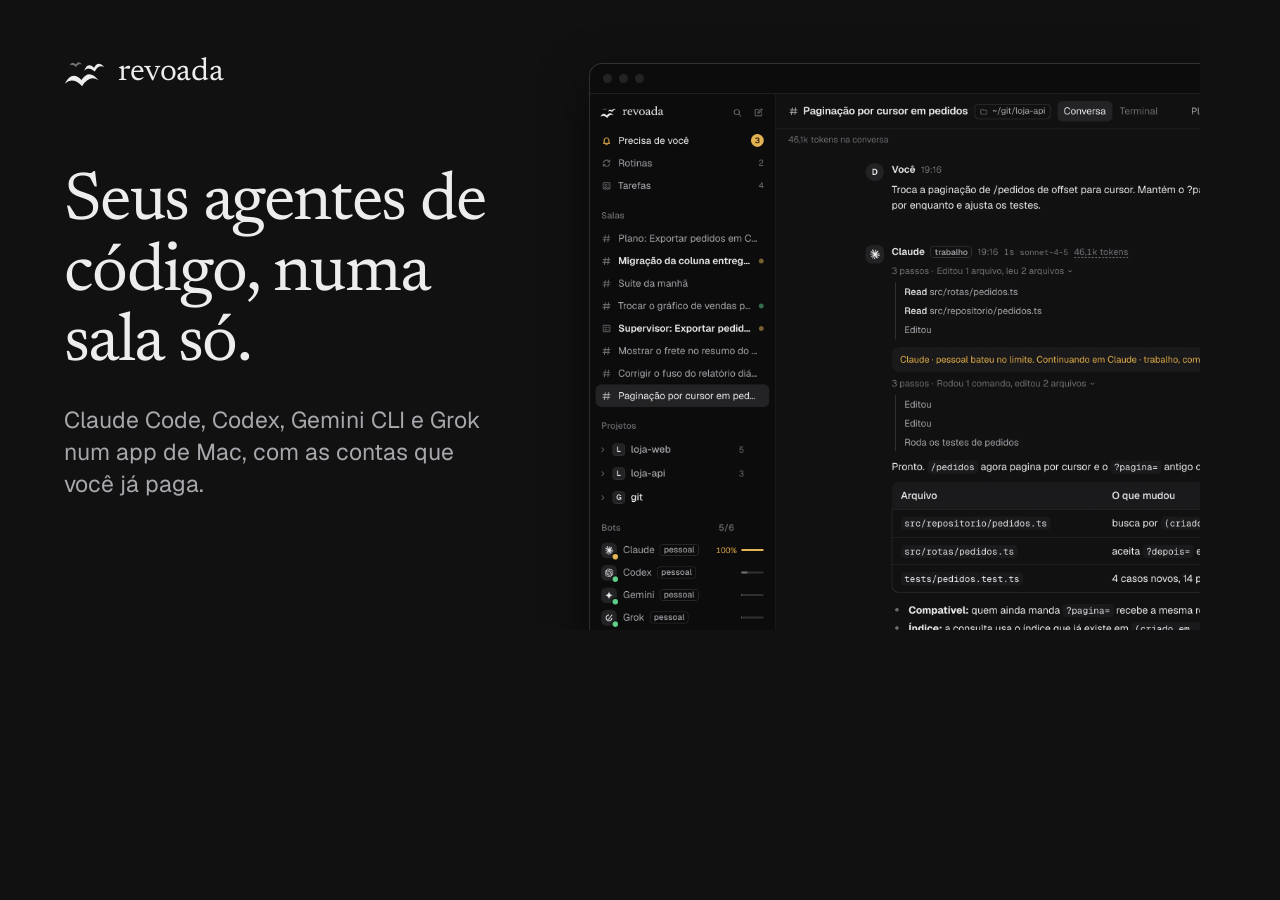
<file: site/_fonte/og.html>
<!doctype html>
<html lang="pt-BR">
<head>
<meta charset="utf-8">
<title>Cartão de link da Revoada</title>
<style>
  /* O cartão que aparece quando o link da página é compartilhado (og.jpg, 1200x630): a frase da capa e o print real
     da conversa (img/conversa.webp), no tema Grafite. O canto de baixo à esquerda fica livre, porque algumas redes
     põem o domínio por cima da imagem ali. Para refazer: abrir esta página em 1200x630 e salvar como ../og.jpg. */
  @font-face { font-family: "Geist"; src: url("../geist.woff2") format("woff2"); font-weight: 100 900; }
  @font-face { font-family: "Newsreader"; src: url("../newsreader.woff2") format("woff2"); font-weight: 200 800; }
  * { box-sizing: border-box; margin: 0; padding: 0; }
  html, body { width: 1200px; height: 630px; overflow: hidden; background: #111112; }
  body { position: relative; font-family: "Geist", system-ui, sans-serif; color: #ededee; -webkit-font-smoothing: antialiased; }
  .marca { position: absolute; left: 64px; top: 56px; display: flex; align-items: center; gap: 12px; font: 400 32px/1 "Newsreader", Georgia, serif; letter-spacing: -0.012em; }
  .marca svg { width: 42px; height: 28px; }
  h1 { position: absolute; left: 64px; top: 168px; width: 470px; font: 400 68px/1.04 "Newsreader", Georgia, serif; letter-spacing: -0.024em; }
  p { position: absolute; left: 64px; top: 404px; width: 420px; font-size: 23px; line-height: 1.4; color: #a7a7ac; }
  .janela { position: absolute; left: 590px; top: 64px; width: 900px; overflow: hidden; border-radius: 12px; background: #0c0c0d; box-shadow: 0 0 0 1px rgba(255, 255, 255, 0.14), 0 18px 50px rgba(0, 0, 0, 0.5); }
  .barra { display: flex; align-items: center; gap: 7px; height: 30px; padding-left: 13px; border-bottom: 1px solid rgba(255, 255, 255, 0.075); }
  .barra i { width: 9px; height: 9px; border-radius: 50%; background: #232326; }
  img { display: block; width: 100%; }
</style>
</head>
<body>
  <div class="marca"><svg viewBox="150 250 720 480" aria-hidden="true" fill="#ededee"><path d="M240.6 383.8Q288 292.3 351.3 362.4Q404.2 284.1 464 368.2Q405.1 328.2 354.3 405.5Q293.3 336 240.6 383.8Z" fill-opacity=".45"/><path d="M496.7 466.5Q555.6 316.5 665.4 415.2Q734.8 284.9 841.4 405.8Q743.3 353.3 677.1 481.7Q571 383.6 496.7 466.5Z"/><path d="M164.6 690.3Q280.1 456.9 449.5 626.1Q580 425.4 741.5 629.6Q585.8 535.4 460.8 733.5Q297.3 565.7 164.6 690.3Z"/></svg>revoada</div>
  <h1>Seus agentes de código, numa sala só.</h1>
  <p>Claude Code, Codex, Gemini CLI e Grok num app de Mac, com as contas que você já paga.</p>
  <div class="janela"><div class="barra"><i></i><i></i><i></i></div><img src="../img/conversa.webp" alt=""></div>
</body>
</html>
</file>
<file: site/style.css>
/* Página da Revoada no tema Grafite do app: os mesmos tokens de public/index.html, Newsreader nos títulos,
   Geist no texto e Geist Mono nos detalhes. Cinza, fio fino e um botão cheio por dobra. */
@font-face { font-family: "Geist"; src: url("geist.woff2") format("woff2"); font-weight: 100 900; font-display: swap; }
@font-face { font-family: "Geist Mono"; src: url("geist-mono.woff2") format("woff2"); font-weight: 100 900; font-display: swap; }
@font-face { font-family: "Newsreader"; src: url("newsreader.woff2") format("woff2"); font-weight: 200 800; font-display: swap; }

:root {
  --fundo: #111112; --lateral: #0c0c0d; --sup: #19191b; --sup2: #232326;
  --fio: rgba(255, 255, 255, 0.075); --fio2: rgba(255, 255, 255, 0.14);
  --tinta: #ededee; --tinta2: #a7a7ac; --tinta3: #6f6f75;
  --botao: #ededee; --sobre-botao: #111112;
  --term: #0a0a0b; --sombra: 0 18px 50px rgba(0, 0, 0, 0.5);
  --serifa: "Newsreader", "Iowan Old Style", Georgia, serif;
  --sans: "Geist", ui-sans-serif, system-ui, -apple-system, "Segoe UI", sans-serif;
  --mono: "Geist Mono", ui-monospace, Menlo, monospace;
  --margem: clamp(16px, 4vw, 48px);
  --respiro: clamp(72px, 10vw, 136px);
  --sai: cubic-bezier(0.16, 1, 0.3, 1);
  color-scheme: dark;
}

*, *::before, *::after { box-sizing: border-box; }
html { background: var(--fundo); scrollbar-color: var(--sup2) var(--fundo); scroll-behavior: smooth; scroll-padding-top: 24px; -webkit-text-size-adjust: 100%; }
body { margin: 0; background: var(--fundo); color: var(--tinta); font: 400 1.0625rem/1.6 var(--sans); -webkit-font-smoothing: antialiased; text-rendering: optimizeLegibility; overflow-x: clip; }
::selection { background: rgba(255, 255, 255, 0.2); color: var(--tinta); }
h1, h2, p, dl, dd, ul, figure, pre { margin: 0; }
ul { padding: 0; list-style: none; }
img { display: block; width: 100%; height: auto; }
a { color: inherit; text-decoration: none; }
:focus-visible { outline: 2px solid var(--tinta); outline-offset: 3px; border-radius: 4px; }
code { font-family: var(--mono); font-size: 0.9em; padding: 0.1em 0.35em; border-radius: 5px; background: var(--sup); color: var(--tinta); }
svg { width: 1em; height: 1em; fill: none; stroke: currentColor; stroke-width: 1.75; stroke-linecap: round; stroke-linejoin: round; flex: none; }
.sprite { position: absolute; width: 0; height: 0; }

.w { width: 100%; max-width: calc(1280px + 2 * var(--margem)); margin-inline: auto; padding-inline: var(--margem); }
.pular { position: absolute; left: 16px; top: -60px; z-index: 5; padding: 10px 16px; border-radius: 999px; background: var(--botao); color: var(--sobre-botao); font-weight: 500; }
.pular:focus { top: 12px; }

/* marca: as três aves e o nome em minúsculas, como na lateral do app */
.marca { display: inline-flex; align-items: center; gap: 9px; font-family: var(--serifa); font-size: 1.3125rem; letter-spacing: -0.012em; }
.marca svg { width: 27px; height: 18px; stroke: none; }

.topo .w { display: flex; align-items: center; justify-content: space-between; gap: 24px; min-height: 68px; }
.topo nav { display: flex; align-items: center; gap: clamp(16px, 2.4vw, 30px); font-size: 0.9375rem; color: var(--tinta2); }
.topo nav a { padding-block: 10px; transition: color 0.15s ease; }
.topo nav a:hover { color: var(--tinta); }

/* botão cheio: um por dobra */
.btn { display: inline-flex; align-items: center; justify-content: center; gap: 9px; min-height: 46px; padding: 0 22px; border: 0; border-radius: 999px; background: var(--botao); color: var(--sobre-botao); font: 500 1rem/1 var(--sans); white-space: nowrap; cursor: pointer; transition: opacity 0.15s ease, transform 0.15s ease; }
.btn:hover { opacity: 0.88; }
.btn:active { transform: scale(0.96); }
.btn:focus-visible { border-radius: 999px; }
.btn svg { width: 17px; height: 17px; }

.elo { display: inline-flex; align-items: center; gap: 7px; color: var(--tinta); text-decoration: underline; text-decoration-color: var(--fio2); text-decoration-thickness: 1px; text-underline-offset: 5px; transition: text-decoration-color 0.15s ease; }
.elo:hover { text-decoration-color: var(--tinta); }
.elo svg { width: 15px; height: 15px; transition: transform 0.25s var(--sai); }
.elo:hover svg { transform: translateX(3px); }

.nota { color: var(--tinta2); font-size: 0.9375rem; line-height: 1.55; }

/* ---------- capa ---------- */
.capa { padding-top: clamp(36px, 5vw, 76px); }
.capa h1 { max-width: 13ch; font: 400 clamp(2.75rem, 6.6vw, 5.25rem)/1.02 var(--serifa); letter-spacing: -0.024em; text-wrap: balance; }
.capa-pe { display: grid; grid-template-columns: minmax(0, 7fr) minmax(0, 5fr); gap: 32px clamp(32px, 6vw, 96px); align-items: end; margin-top: clamp(24px, 3.4vw, 44px); }
.capa .sub { max-width: 56ch; color: var(--tinta2); font-size: clamp(1.0625rem, 1.35vw, 1.25rem); line-height: 1.55; text-wrap: pretty; }
.capa .nota { font-family: var(--mono); font-size: 0.8125rem; letter-spacing: -0.01em; }

/* ---------- janela: a moldura dos prints do app ---------- */
.janela { overflow: hidden; border-radius: 12px; background: var(--lateral); box-shadow: 0 0 0 1px var(--fio2), var(--sombra); }
.janela .barra { display: flex; align-items: center; gap: 7px; height: 34px; padding-inline: 14px; border-bottom: 1px solid var(--fio); background: var(--lateral); }
.janela .barra i { width: 10px; height: 10px; border-radius: 50%; background: var(--sup2); }
.janela picture { display: block; }

/* ---------- blocos ---------- */
h2 { max-width: 19ch; font: 400 clamp(1.75rem, 3.1vw, 2.625rem)/1.14 var(--serifa); letter-spacing: -0.016em; text-wrap: balance; }

/* título de um lado, lista do outro */
dt { color: var(--tinta); font-weight: 500; }
dd { max-width: 62ch; margin-top: 4px; color: var(--tinta2); }

summary { display: flex; align-items: center; justify-content: space-between; gap: 20px; padding: 18px 0; color: var(--tinta); font-weight: 500; cursor: pointer; list-style: none; }
summary::-webkit-details-marker { display: none; }
summary svg { width: 18px; height: 18px; color: var(--tinta2); transition: transform 0.3s var(--sai), color 0.15s ease; }
summary:hover svg { color: var(--tinta); }
details[open] summary svg { transform: rotate(45deg); }
details p { max-width: 62ch; padding-bottom: 22px; color: var(--tinta2); }

/* ---------- faixas: segurança e instalar ---------- */

.fecho { border-bottom: 0; }
.fecho .w { display: grid; grid-template-columns: minmax(0, 5fr) minmax(0, 6fr); gap: 24px clamp(32px, 6vw, 96px); align-items: start; }
.comandos { display: flex; flex-direction: column; align-items: flex-start; gap: 20px; min-width: 0; }
.comandos pre { width: 100%; overflow-x: auto; padding: 20px 22px; border-radius: 12px; background: var(--term); box-shadow: inset 0 0 0 1px var(--fio2); font: 400 0.9375rem/1.9 var(--mono); color: var(--tinta); scrollbar-color: var(--sup2) transparent; }
.comandos code { padding: 0; background: none; font-size: inherit; }
.comandos code span::before { content: "$ "; color: var(--apoio); }
.fecho .nota { max-width: 62ch; }
.elos { display: flex; flex-wrap: wrap; gap: 12px 28px; }

/* ---------- rodapé ---------- */
.rodape { background: var(--lateral); border-top: 1px solid var(--fio); }
.rodape .w { display: grid; grid-template-columns: auto 1fr; gap: 20px 40px; align-items: center; padding-block: 36px 44px; }
.rodape ul { display: flex; flex-wrap: wrap; justify-content: flex-end; gap: 6px 26px; font-size: 0.9375rem; color: var(--tinta2); }
.rodape ul a { display: inline-block; padding-block: 8px; transition: color 0.15s ease; }
.rodape ul a:hover { color: var(--tinta); }
.legal { grid-column: 1 / -1; padding-top: 20px; border-top: 1px solid var(--fio); color: var(--tinta2); font-size: 0.875rem; }

.legal.sozinha { padding-top: 0; border-top: 0; }

/* ---------- página não encontrada ---------- */
.perdida { display: grid; align-content: center; min-height: calc(100svh - 68px - 140px); padding-block: 64px; }
.perdida h1 { max-width: 14ch; font: 400 clamp(2.5rem, 6vw, 4.5rem)/1.05 var(--serifa); letter-spacing: -0.022em; text-wrap: balance; }
.perdida p { max-width: 46ch; margin-top: 20px; color: var(--tinta2); }
.perdida .btn { margin-top: 32px; justify-self: start; }
.perdida .codigo { margin: 0 0 18px; font: 400 0.8125rem/1 var(--mono); color: var(--tinta2); }

/* ---------- telas menores ---------- */
@media (max-width: 860px) {
 .capa-pe, .fecho .w { grid-template-columns: minmax(0, 1fr); }
  h2 { max-width: 20ch; }
}
@media (max-width: 700px) {
 .janela { max-width: 480px; }
  .janela .barra { height: 28px; padding-inline: 11px; gap: 6px; }
  .janela .barra i { width: 8px; height: 8px; }
  .rodape .w { grid-template-columns: minmax(0, 1fr); }
  .rodape ul { justify-content: flex-start; }
}
@media (max-width: 560px) {
  .topo nav[aria-label="Seções"] a:nth-child(-n + 2) { display: none; }
  .capa .btn { width: 100%; }
  .comandos .btn { width: 100%; }
  .comandos pre { padding: 16px; font-size: 0.8125rem; }
}

/* ---------- movimento: a janela da capa assenta uma vez ---------- */
@media (prefers-reduced-motion: reduce) {
  html { scroll-behavior: auto; }
  *, *::before, *::after { transition-duration: 0.01ms !important; animation-duration: 0.01ms !important; }
}

/* a capa: uma tela inteira, o grão em faixas, a marca e a frase no meio, um link quieto; os nomes dos agentes no pé */
.topo { position: absolute; inset: 0 0 auto 0; z-index: 2; }
.topo .aviso { display: inline-flex; align-items: center; gap: 10px; font-size: 0.875rem; color: var(--tinta2); text-decoration: underline; text-decoration-color: var(--fio2); text-underline-offset: 5px; }
.topo .aviso:hover { color: var(--tinta); }
.topo .aviso i { width: 5px; height: 5px; border-radius: 50%; background: var(--tinta3); }
.topo nav { font-size: 0.875rem; }
.capa { position: relative; min-height: 100svh; padding: 96px 24px 40px; display: grid; grid-template-columns: minmax(0, 1fr); grid-template-rows: 1fr auto; justify-items: center; text-align: center; overflow: hidden; }
.capa-meio { align-self: center; display: grid; grid-template-columns: minmax(0, 1fr); justify-items: center; max-width: 100%; }
.capa-marca { display: inline-flex; align-items: center; gap: 14px; margin: 0; font: 400 clamp(2.25rem, 4vw, 3rem)/1 var(--serifa); letter-spacing: -0.02em; color: var(--tinta); }
.capa-marca svg { width: 1.25em; height: 0.84em; stroke: none; }
.capa h1 { max-width: none; margin: 30px 0 0; font: 400 clamp(1.375rem, 2.3vw, 1.75rem)/1.25 var(--serifa); letter-spacing: -0.012em; color: var(--tinta); text-wrap: balance; }
.capa .sub { max-width: 46ch; margin: 12px 0 0; font: 400 clamp(1rem, 1.4vw, 1.125rem)/1.45 var(--serifa); color: var(--apoio); text-wrap: balance; }
.capa-link { margin-top: clamp(32px, 6vh, 64px); padding: 12px 6px; font-size: 1rem; color: var(--tinta); text-decoration: underline; text-decoration-thickness: 1px; text-decoration-color: var(--fio2); text-underline-offset: 9px; transition: text-decoration-color 0.15s ease, transform 0.15s ease; }
.capa-link:hover { text-decoration-color: var(--tinta2); }
.capa-link:active { transform: scale(0.96); }
.capa-garantia { margin: 14px 0 0; font-size: 0.875rem; color: var(--apoio); }
.topo nav .nav-acao { color: var(--tinta); }
.capa-pe { display: grid; grid-template-columns: minmax(0, 1fr); justify-items: center; gap: 22px; margin: 0; max-width: 100%; }
.capa-com { margin: 0; font: italic 400 0.9375rem/1.4 var(--serifa); color: var(--apoio); }
.capa-nomes { display: flex; flex-wrap: wrap; justify-content: center; gap: 10px clamp(28px, 5vw, 64px); margin: 0; padding: 0; list-style: none; font-size: 1.0625rem; font-weight: 500; letter-spacing: -0.01em; color: var(--tinta2); }
.capa-nomes li { display: inline-flex; align-items: center; gap: 10px; }
.capa-nomes svg { width: 20px; height: 20px; flex: none; fill: currentColor; stroke: none; }
@media (max-width: 700px) { .topo nav a:not(:last-child) { display: none; } .capa { padding-top: 84px; } }

/* texto de apoio da capa: mais claro que o cinza mais apagado, para passar no contraste em corpo pequeno */
:root { --apoio: #b1b1b6; }
.fecho .nota code { font-family: var(--mono); font-size: 0.9em; color: var(--tinta); white-space: nowrap; }
/* o fundo da página inteira: faixas de grão que balançam devagar, cada uma no seu tempo, presas à janela. A capa e as seções
   moram no mesmo fundo */
body { background: transparent; }
.fundo { position: fixed; inset: 0; z-index: -1; overflow: hidden; pointer-events: none; }
.fundo i { position: absolute; left: -15%; width: 130%; height: 52vh; opacity: .29; will-change: transform;
  background: url("data:image/svg+xml,%3Csvg xmlns='http://www.w3.org/2000/svg' width='420' height='420'%3E%3Cfilter id='n' x='0' y='0' width='100%25' height='100%25'%3E%3CfeTurbulence type='fractalNoise' baseFrequency='1.25 0.5' numOctaves='2' seed='11' stitchTiles='stitch'/%3E%3CfeColorMatrix values='0 0 0 0 1  0 0 0 0 1  0 0 0 0 1  2.6 0 0 0 -0.92'/%3E%3C/filter%3E%3Crect width='100%25' height='100%25' filter='url(%23n)'/%3E%3C/svg%3E");
  -webkit-mask: var(--onda) center / 100% 100% no-repeat; mask: var(--onda) center / 100% 100% no-repeat; }
.fundo i:nth-child(1) { top: -16vh; --dx: -9%; --dy: 3vh; --giro: -1.2deg; --tempo: 11s; --onda: url("data:image/svg+xml,%3Csvg xmlns='http://www.w3.org/2000/svg' viewBox='0 0 1000 300' preserveAspectRatio='none'%3E%3Cfilter id='b' x='-30%25' y='-120%25' width='160%25' height='340%25'%3E%3CfeGaussianBlur stdDeviation='17'/%3E%3C/filter%3E%3Cpath d='M-120 150 C 120 96 300 204 520 152 S 860 98 1120 158' fill='none' stroke='white' stroke-width='44' stroke-linecap='round' filter='url(%23b)'/%3E%3C/svg%3E"); }
.fundo i:nth-child(2) { top: 5vh; --dx: 10%; --dy: -4vh; --giro: 1.4deg; --tempo: 14s; --onda: url("data:image/svg+xml,%3Csvg xmlns='http://www.w3.org/2000/svg' viewBox='0 0 1000 300' preserveAspectRatio='none'%3E%3Cfilter id='b' x='-30%25' y='-120%25' width='160%25' height='340%25'%3E%3CfeGaussianBlur stdDeviation='17'/%3E%3C/filter%3E%3Cpath d='M-120 158 C 110 206 320 100 540 146 S 840 204 1120 140' fill='none' stroke='white' stroke-width='38' stroke-linecap='round' filter='url(%23b)'/%3E%3C/svg%3E"); }
.fundo i:nth-child(3) { top: 27vh; --dx: -11%; --dy: 4vh; --giro: -1deg; --tempo: 12.5s; --onda: url("data:image/svg+xml,%3Csvg xmlns='http://www.w3.org/2000/svg' viewBox='0 0 1000 300' preserveAspectRatio='none'%3E%3Cfilter id='b' x='-30%25' y='-120%25' width='160%25' height='340%25'%3E%3CfeGaussianBlur stdDeviation='17'/%3E%3C/filter%3E%3Cpath d='M-120 144 C 170 100 360 200 560 156 S 880 104 1120 162' fill='none' stroke='white' stroke-width='46' stroke-linecap='round' filter='url(%23b)'/%3E%3C/svg%3E"); }
.fundo i:nth-child(4) { top: 49vh; --dx: 9%; --dy: -3vh; --giro: 1.3deg; --tempo: 15.5s; --onda: url("data:image/svg+xml,%3Csvg xmlns='http://www.w3.org/2000/svg' viewBox='0 0 1000 300' preserveAspectRatio='none'%3E%3Cfilter id='b' x='-30%25' y='-120%25' width='160%25' height='340%25'%3E%3CfeGaussianBlur stdDeviation='17'/%3E%3C/filter%3E%3Cpath d='M-120 160 C 140 204 300 104 500 142 S 820 200 1120 146' fill='none' stroke='white' stroke-width='36' stroke-linecap='round' filter='url(%23b)'/%3E%3C/svg%3E"); }
.fundo i:nth-child(5) { top: 70vh; --dx: -8%; --dy: 3vh; --giro: -1.1deg; --tempo: 13s; --onda: url("data:image/svg+xml,%3Csvg xmlns='http://www.w3.org/2000/svg' viewBox='0 0 1000 300' preserveAspectRatio='none'%3E%3Cfilter id='b' x='-30%25' y='-120%25' width='160%25' height='340%25'%3E%3CfeGaussianBlur stdDeviation='17'/%3E%3C/filter%3E%3Cpath d='M-120 148 C 150 98 340 202 540 150 S 860 100 1120 154' fill='none' stroke='white' stroke-width='42' stroke-linecap='round' filter='url(%23b)'/%3E%3C/svg%3E"); }
.fundo i:nth-child(odd) { transform: translate3d(var(--dx), 0, 0); } .fundo i:nth-child(even) { transform: translate3d(var(--dx), 0, 0); }
@media (prefers-reduced-motion: no-preference) {
  .fundo i { animation: balanca var(--tempo) ease-in-out infinite alternate; }
  @keyframes balanca {
    from { transform: translate3d(var(--dx), 0, 0) rotate(0deg) scaleY(1); }
    to { transform: translate3d(calc(var(--dx) * -1), var(--dy), 0) rotate(var(--giro)) scaleY(1.18); }
  }
}
/* as perguntas abrem e fecham deslizando: a altura acompanha o texto e ele chega junto. Onde o navegador não anima a altura
   automática, abre na hora, como antes */
@media (prefers-reduced-motion: no-preference) {
  :root { interpolate-size: allow-keywords; }
  details::details-content { block-size: 0; opacity: 0; overflow: clip; transition: block-size 0.34s var(--sai), opacity 0.22s ease, content-visibility 0.34s allow-discrete; }
  details[open]::details-content { block-size: auto; opacity: 1; }
  details p { transform: translateY(-6px); transition: transform 0.34s var(--sai); }
  details[open] p { transform: none; }
  summary { transition: color 0.15s ease; }
}

/* ---------- abaixo da capa: tudo numa coluna central, no mesmo fundo ---------- */
.secao { padding-top: var(--respiro); }
.secao-topo { display: grid; justify-items: center; gap: 14px; margin-bottom: clamp(36px, 5vw, 64px); text-align: center; }
.secao-topo h2 { max-width: 22ch; }
.secao-topo p { max-width: 52ch; color: var(--tinta2); text-wrap: pretty; }
.secao-elo { margin-top: clamp(28px, 4vw, 44px); text-align: center; }
.secao-estreita .w { max-width: calc(760px + 2 * var(--margem)); }
.grade { display: grid; gap: 0 clamp(32px, 5vw, 72px); margin: 0 auto; }
.grade-2 { grid-template-columns: repeat(2, minmax(0, 1fr)); max-width: 920px; }
.grade-3 { grid-template-columns: repeat(3, minmax(0, 1fr)); max-width: 1120px; }
.grade > div { padding: 22px 0 26px; border-top: 1px solid var(--fio); }
.grade dt { color: var(--tinta); font-weight: 500; }
.grade dd { margin: 6px 0 0; color: var(--tinta2); font-size: 0.9875rem; line-height: 1.55; text-wrap: pretty; }
.perguntas > details { border-top: 1px solid var(--fio); }
.perguntas > details:last-child { border-bottom: 1px solid var(--fio); }
.fecho { padding-bottom: var(--respiro); }
.fecho .w { display: block; }
.fecho .comandos { align-items: center; gap: 22px; }
.fecho .nota { max-width: 58ch; margin: 22px auto 0; text-align: center; }
.fecho .elos { display: flex; flex-wrap: wrap; justify-content: center; gap: 14px 32px; margin: 36px 0 0; }

/* o passeio: sem script ou em tela pequena, cada ideia com a sua tela, uma embaixo da outra */
.passeio { padding-top: var(--respiro); }
.passo { display: grid; justify-items: center; gap: clamp(24px, 3.4vw, 40px); padding-inline: var(--margem); }
.passo + .passo { margin-top: var(--respiro); }
.passo-texto { max-width: 680px; text-align: center; }
.passo-texto h2 { max-width: none; }
.passo-texto p { margin-top: 14px; color: var(--tinta2); text-wrap: pretty; }
.passo .janela { width: min(1120px, 100%); margin: 0; }
.passeio-nota { margin: 22px 0 0; padding-inline: var(--margem); text-align: center; font-size: 0.875rem; color: var(--apoio); }

/* o passeio em tela larga: uma janela só, presa na tela; a rolagem troca a ideia e a tela junto */
.passeio.vivo { height: calc(var(--n) * 82vh + 100vh); padding-top: 0; }
.passeio.vivo .passo, .passeio.vivo .passeio-nota { display: none; }
.passeio-palco { position: sticky; top: 0; height: 100vh; height: 100svh; display: grid; grid-template-rows: auto minmax(0, 1fr) auto; justify-items: center; gap: clamp(16px, 2.6vh, 28px); padding: clamp(26px, 5vh, 54px) var(--margem) 20px; }
.passeio-textos { position: relative; width: min(760px, 100%); height: 9.4rem; }
.passeio-textos .passo-texto { position: absolute; inset: 0; max-width: none; display: grid; align-content: end; opacity: 0; transform: translateY(8px); pointer-events: none; transition: opacity 0.35s ease, transform 0.5s var(--sai); }
.passeio-textos .passo-texto.on { opacity: 1; transform: none; pointer-events: auto; }
.passeio-textos h2 { font-size: clamp(1.5rem, 2.5vw, 2.125rem); }
.passeio-textos p { margin-top: 10px; font-size: 1rem; line-height: 1.5; }
.passeio-janela { align-self: start; width: min(1180px, 100%, calc((100svh - 20rem) * 1.6)); aspect-ratio: 16 / 10; margin: 0; display: grid; grid-template-rows: auto minmax(0, 1fr); background: var(--fundo); }
.passeio-telas { position: relative; overflow: hidden; }
.passeio-telas picture { position: absolute; inset: 0; opacity: 0; transition: opacity 0.45s ease; }
.passeio-telas picture.on { opacity: 1; }
.passeio-telas img { display: block; width: 100%; height: auto; }
.passeio-nav { display: flex; flex-wrap: wrap; justify-content: center; gap: 2px 6px; }
.passeio-nav button { min-height: 40px; padding: 0 12px; border: 0; background: none; font: inherit; font-size: 0.875rem; color: var(--apoio); cursor: pointer; transition: color 0.15s ease; }
.passeio-nav button:hover { color: var(--tinta); }
.passeio-nav button[aria-current="true"] { color: var(--tinta); text-decoration: underline; text-decoration-color: var(--fio2); text-decoration-thickness: 1px; text-underline-offset: 8px; }
/* a demonstração: o app vivo num iframe por cima dos prints, que ficam de cartaz até ele avisar que carregou */
.passeio-telas iframe { position: absolute; top: 0; left: 0; border: 0; transform-origin: 0 0; background: var(--fundo); color-scheme: dark; opacity: 0; transition: opacity 0.4s ease; }
.passeio-janela.viva iframe { opacity: 1; }
.passeio-janela.viva picture { visibility: hidden; }

@media (max-width: 1100px) { .grade-3 { grid-template-columns: repeat(2, minmax(0, 1fr)); max-width: 920px; } }
@media (max-width: 760px) { .grade-2, .grade-3 { grid-template-columns: minmax(0, 1fr); } .secao-topo, .passo-texto { text-align: left; justify-items: start; } .secao-elo, .fecho .nota { text-align: left; } .fecho .comandos { align-items: stretch; } .fecho .elos { justify-content: flex-start; } .passeio-nota { text-align: left; } }
@media (max-width: 760px) { .fundo i { opacity: .22; } }

/* o fundo de verdade é pintado num canvas (main.js): um campo de fios de grão que ondula. As faixas em CSS acima ficam para
   quando o navegador não tem WebGL */
.fundo canvas { position: absolute; inset: 0; display: block; width: 100%; height: 100%; }
.fundo.gl i { display: none; }
/* o texto de apoio que fica por cima do campo de grão na capa: mais claro que o do resto da página */
:root { --apoio-capa: #c9c9cd; }
.capa .sub, .capa-garantia, .capa-com, .capa-nomes, .topo nav a, .topo .aviso { color: var(--apoio-capa); }
.topo nav .nav-acao { color: var(--tinta); }
</file>
